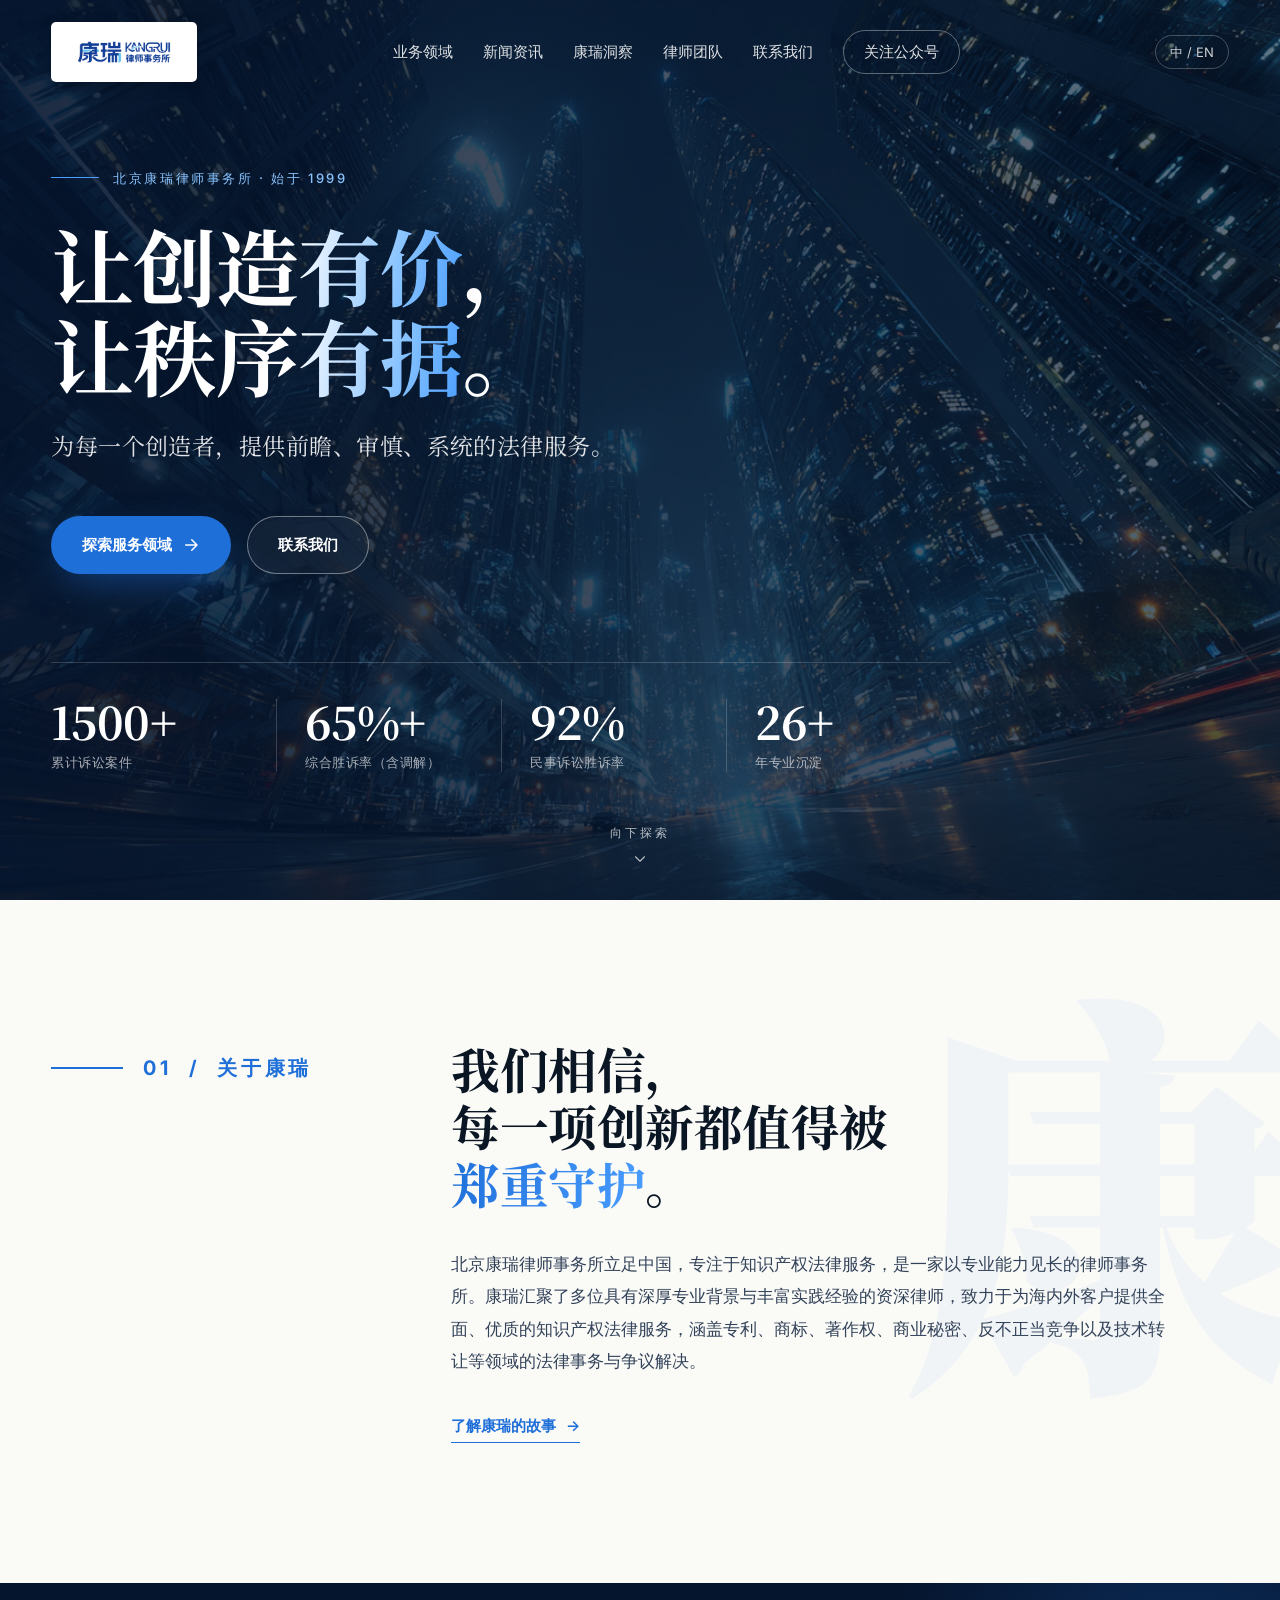
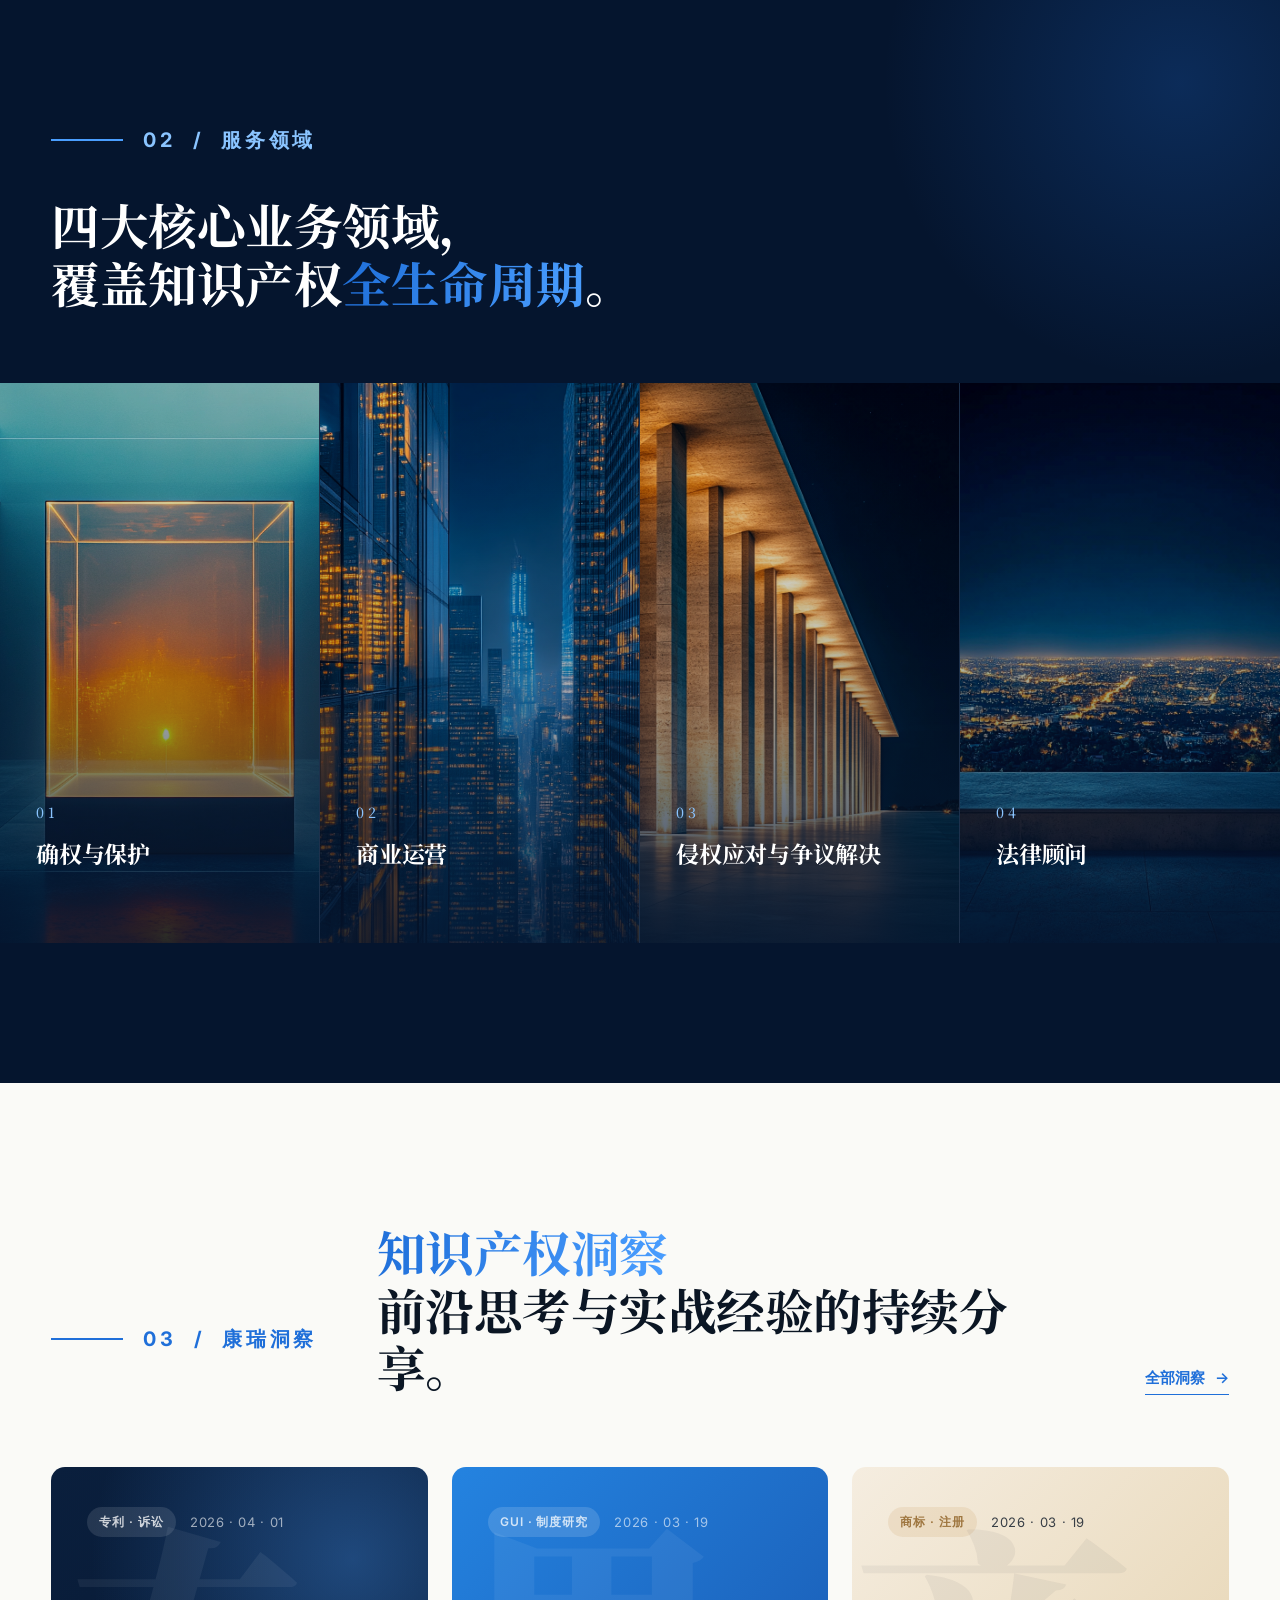
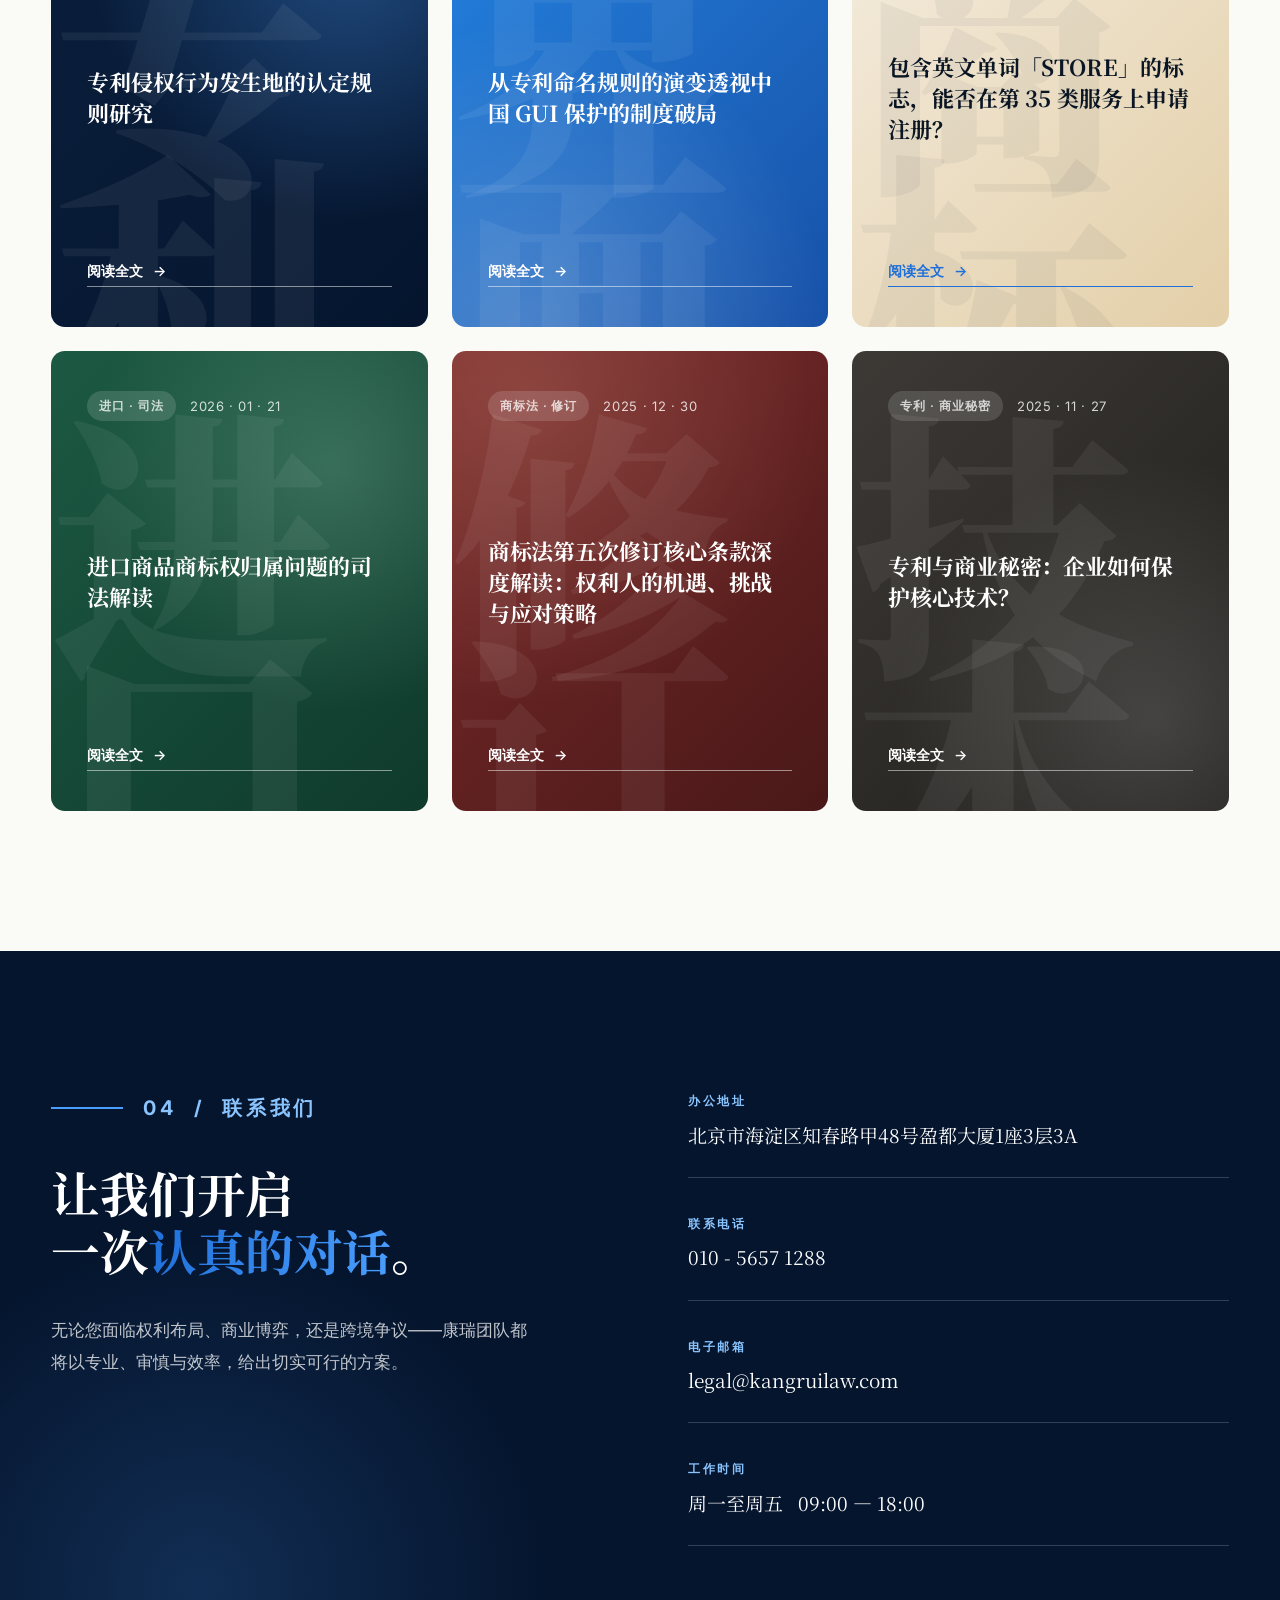
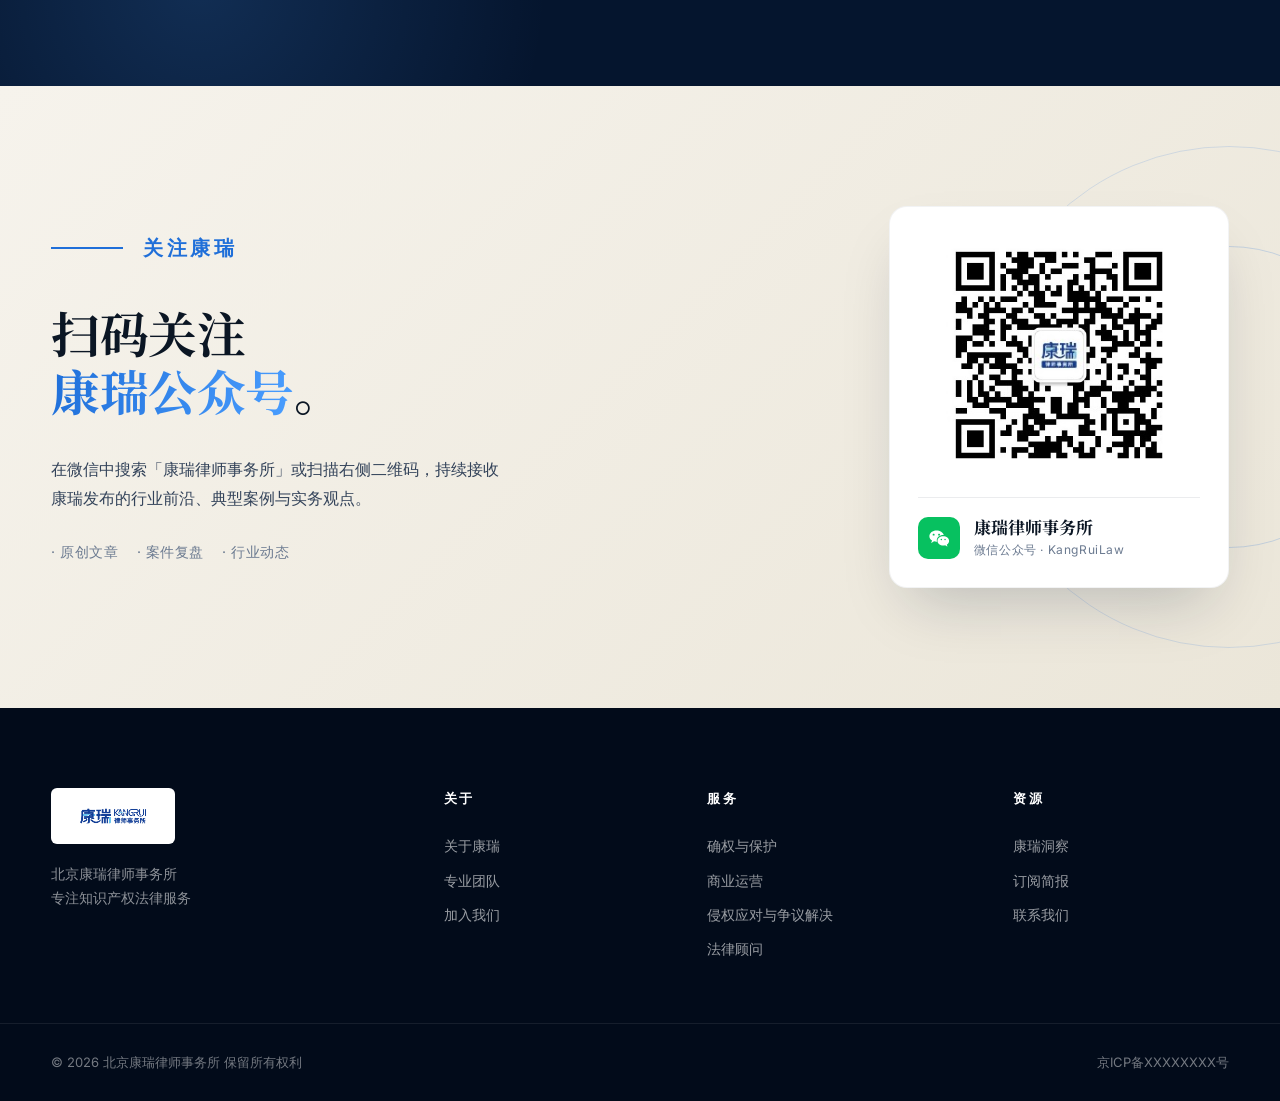
<file: index.html>
<!DOCTYPE html>
<html lang="zh-CN">
<head>
<meta charset="UTF-8" />
<meta name="viewport" content="width=device-width, initial-scale=1.0" />
<title>康瑞律师事务所 | KANGRUI — 铸就知识产权坚实护盾</title>
<meta name="description" content="北京康瑞律师事务所，专注知识产权诉讼与非诉法律服务，为国内外客户提供专利、商标、著作权、商业秘密、反不正当竞争、技术转让等全方位法律服务。" />
<link rel="preconnect" href="https://fonts.googleapis.com" />
<link rel="preconnect" href="https://fonts.gstatic.com" crossorigin />
<link href="https://fonts.googleapis.com/css2?family=Noto+Serif+SC:wght@400;600;700;900&family=Inter:wght@300;400;500;600;700;800&display=swap" rel="stylesheet" />
<link rel="stylesheet" href="styles.css" />
</head>
<body>

<!-- ========== NAV ========== -->
<header class="nav" id="nav">
  <div class="nav__inner">
    <a class="nav__brand" href="#top">
      <img src="assets/images/logo.jpg" alt="康瑞律师事务所 KANGRUI" />
    </a>
    <nav class="nav__links">
      <a href="#services">业务领域</a>
      <a href="#news">新闻资讯</a>
      <a href="#insights">康瑞洞察</a>
      <a href="#team">律师团队</a>
      <a href="#contact">联系我们</a>
      <a href="#subscribe" class="nav__cta">关注公众号</a>
    </nav>
    <button class="nav__lang" aria-label="切换语言">中 / EN</button>
  </div>
</header>

<!-- ========== HERO ========== -->
<section class="hero" id="top">
  <div class="hero__bg" style="background-image:url('assets/images/hero.png');"></div>
  <div class="hero__overlay"></div>
  <div class="hero__content">
    <div class="hero__eyebrow">
      <span class="line"></span>
      <span>北京康瑞律师事务所 · 始于 1999</span>
    </div>
    <h1 class="hero__title">
      让创造<span class="accent">有价</span>，<br/>
      让秩序<span class="accent">有据</span>。
    </h1>
    <p class="hero__sub">
      为每一个创造者，提供前瞻、审慎、系统的法律服务。
    </p>
    <div class="hero__actions">
      <a href="#services" class="btn btn--primary">
        探索服务领域
        <svg width="18" height="18" viewBox="0 0 24 24" fill="none"><path d="M5 12h14M13 5l7 7-7 7" stroke="currentColor" stroke-width="2" stroke-linecap="round" stroke-linejoin="round"/></svg>
      </a>
      <a href="#contact" class="btn btn--ghost">联系我们</a>
    </div>

    <div class="hero__stats">
      <div class="stat"><div class="stat__num" data-suffix="+">1500</div><div class="stat__label">累计诉讼案件</div></div>
      <div class="stat"><div class="stat__num" data-suffix="%+">65</div><div class="stat__label">综合胜诉率（含调解）</div></div>
      <div class="stat"><div class="stat__num" data-suffix="%">92</div><div class="stat__label">民事诉讼胜诉率</div></div>
      <div class="stat"><div class="stat__num" data-suffix="+">26</div><div class="stat__label">年专业沉淀</div></div>
    </div>
  </div>
  <a href="#about" class="hero__scroll" aria-label="向下滚动">
    <span class="hero__scroll-text">向下探索</span>
    <svg viewBox="0 0 24 24" fill="none" width="18" height="18"><path d="M6 9l6 6 6-6" stroke="currentColor" stroke-width="1.5" stroke-linecap="round" stroke-linejoin="round"/></svg>
  </a>
</section>

<!-- ========== ABOUT ========== -->
<section class="about" id="about">
  <div class="container about__grid">
    <div class="about__eyebrow">
      <span class="line"></span>
      <span>01 &nbsp;/&nbsp; 关于康瑞</span>
    </div>
    <div class="about__body">
      <h2 class="section-title">
        我们相信，<br/>
        每一项创新都值得被<br/>
        <em>郑重守护</em>。
      </h2>
      <div class="about__text">
        <p>
          北京康瑞律师事务所立足中国，专注于知识产权法律服务，是一家以专业能力见长的律师事务所。康瑞汇聚了多位具有深厚专业背景与丰富实践经验的资深律师，致力于为海内外客户提供全面、优质的知识产权法律服务，涵盖专利、商标、著作权、商业秘密、反不正当竞争以及技术转让等领域的法律事务与争议解决。
        </p>
      </div>
      <a href="#" class="link-arrow">了解康瑞的故事 <span>→</span></a>
    </div>
  </div>
</section>

<!-- ========== SERVICES ========== -->
<section class="services" id="services">
  <div class="container">
    <div class="services__head">
      <div class="about__eyebrow light">
        <span class="line"></span>
        <span>02 &nbsp;/&nbsp; 服务领域</span>
      </div>
      <h2 class="section-title light">
        四大核心业务领域，<br/>
        覆盖知识产权<em>全生命周期</em>。
      </h2>
    </div>
  </div>
  <div class="services__grid">
      <a class="service" href="#" data-num="01">
        <div class="service__img" style="background-image:url('assets/images/service-1.png');"></div>
        <div class="service__body">
          <div class="service__num">01</div>
          <h3 class="service__title">确权与保护</h3>
          <p class="service__desc">专利申请与布局、商标注册、著作权登记、集成电路布图设计、商业秘密保护等权利确立与防御体系构建。</p>
          <span class="service__more">了解更多 →</span>
        </div>
      </a>

      <a class="service" href="#" data-num="02">
        <div class="service__img" style="background-image:url('assets/images/service-2.png');"></div>
        <div class="service__body">
          <div class="service__num">02</div>
          <h3 class="service__title">商业运营</h3>
          <p class="service__desc">知识产权许可、转让与质押，技术合作与商业化，知识产权尽职调查，助力无形资产实现商业价值最大化。</p>
          <span class="service__more">了解更多 →</span>
        </div>
      </a>

      <a class="service" href="#" data-num="03">
        <div class="service__img" style="background-image:url('assets/images/service-3.png');"></div>
        <div class="service__body">
          <div class="service__num">03</div>
          <h3 class="service__title">侵权应对与争议解决</h3>
          <p class="service__desc">专利、商标、著作权及不正当竞争诉讼，行政查处，海关保护，互联网及电商平台维权，仲裁与跨境争议协调。</p>
          <span class="service__more">了解更多 →</span>
        </div>
      </a>

      <a class="service" href="#" data-num="04">
        <div class="service__img" style="background-image:url('assets/images/service-4.png');"></div>
        <div class="service__body">
          <div class="service__num">04</div>
          <h3 class="service__title">法律顾问</h3>
          <p class="service__desc">为企业提供常年知识产权法律顾问服务，协助建立合规体系、风险预警与战略规划，使知识产权成为企业增长引擎。</p>
          <span class="service__more">了解更多 →</span>
        </div>
      </a>
    </div>
</section>

<!-- ========== INSIGHTS ========== -->
<section class="insights" id="insights">
  <div class="container">
    <div class="insights__head">
      <div class="about__eyebrow">
        <span class="line"></span>
        <span>03 &nbsp;/&nbsp; 康瑞洞察</span>
      </div>
      <div class="insights__head-right">
        <h2 class="section-title">
          <em>知识产权洞察</em><br/>
          前沿思考与实战经验的持续分享。
        </h2>
        <a href="https://www.kangruilaw.com/?list_19/" target="_blank" rel="noopener" class="link-arrow">全部洞察 <span>→</span></a>
      </div>
    </div>

    <div class="insights__grid">
      <a class="post post--navy" href="https://www.kangruilaw.com/?list_19/" target="_blank" rel="noopener">
        <div class="post__inner">
          <div class="post__meta">
            <span class="tag">专利 · 诉讼</span>
            <span>2026 · 04 · 01</span>
          </div>
          <h3 class="post__title">专利侵权行为发生地的认定规则研究</h3>
          <span class="link-arrow small light">阅读全文 <span>→</span></span>
        </div>
        <div class="post__deco">专利</div>
      </a>

      <a class="post post--blue" href="https://www.kangruilaw.com/?list_19/" target="_blank" rel="noopener">
        <div class="post__inner">
          <div class="post__meta">
            <span class="tag light">GUI · 制度研究</span>
            <span>2026 · 03 · 19</span>
          </div>
          <h3 class="post__title">从专利命名规则的演变透视中国 GUI 保护的制度破局</h3>
          <span class="link-arrow small light">阅读全文 <span>→</span></span>
        </div>
        <div class="post__deco">界面</div>
      </a>

      <a class="post post--cream" href="https://www.kangruilaw.com/?list_19/" target="_blank" rel="noopener">
        <div class="post__inner">
          <div class="post__meta">
            <span class="tag amber">商标 · 注册</span>
            <span>2026 · 03 · 19</span>
          </div>
          <h3 class="post__title">包含英文单词「STORE」的标志，能否在第 35 类服务上申请注册？</h3>
          <span class="link-arrow small">阅读全文 <span>→</span></span>
        </div>
        <div class="post__deco dark">商标</div>
      </a>

      <a class="post post--teal" href="https://www.kangruilaw.com/?list_19/" target="_blank" rel="noopener">
        <div class="post__inner">
          <div class="post__meta">
            <span class="tag light">进口 · 司法</span>
            <span>2026 · 01 · 21</span>
          </div>
          <h3 class="post__title">进口商品商标权归属问题的司法解读</h3>
          <span class="link-arrow small light">阅读全文 <span>→</span></span>
        </div>
        <div class="post__deco">进口</div>
      </a>

      <a class="post post--slate" href="https://www.kangruilaw.com/?list_19/" target="_blank" rel="noopener">
        <div class="post__inner">
          <div class="post__meta">
            <span class="tag light">商标法 · 修订</span>
            <span>2025 · 12 · 30</span>
          </div>
          <h3 class="post__title">商标法第五次修订核心条款深度解读：权利人的机遇、挑战与应对策略</h3>
          <span class="link-arrow small light">阅读全文 <span>→</span></span>
        </div>
        <div class="post__deco">修订</div>
      </a>

      <a class="post post--sand" href="https://www.kangruilaw.com/?list_19/" target="_blank" rel="noopener">
        <div class="post__inner">
          <div class="post__meta">
            <span class="tag light">专利 · 商业秘密</span>
            <span>2025 · 11 · 27</span>
          </div>
          <h3 class="post__title">专利与商业秘密：企业如何保护核心技术？</h3>
          <span class="link-arrow small light">阅读全文 <span>→</span></span>
        </div>
        <div class="post__deco">技术</div>
      </a>
    </div>
  </div>
</section>

<!-- ========== CONTACT ========== -->
<section class="contact" id="contact">
  <div class="container contact__grid">
    <div class="contact__left">
      <div class="about__eyebrow light">
        <span class="line"></span>
        <span>04 &nbsp;/&nbsp; 联系我们</span>
      </div>
      <h2 class="section-title light">
        让我们开启<br/>
        一次<em>认真的对话</em>。
      </h2>
      <p class="contact__lede">
        无论您面临权利布局、商业博弈，还是跨境争议——康瑞团队都将以专业、审慎与效率，给出切实可行的方案。
      </p>
    </div>

    <div class="contact__right">
      <div class="contact__item">
        <div class="contact__label">办公地址</div>
        <div class="contact__value">北京市海淀区知春路甲48号盈都大厦1座3层3A</div>
      </div>
      <div class="contact__item">
        <div class="contact__label">联系电话</div>
        <div class="contact__value"><a href="tel:+861056571288">010 - 5657 1288</a></div>
      </div>
      <div class="contact__item">
        <div class="contact__label">电子邮箱</div>
        <div class="contact__value"><a href="mailto:legal@kangruilaw.com">legal@kangruilaw.com</a></div>
      </div>
      <div class="contact__item">
        <div class="contact__label">工作时间</div>
        <div class="contact__value">周一至周五 &nbsp; 09:00 — 18:00</div>
      </div>
    </div>
  </div>
</section>

<!-- ========== WECHAT ========== -->
<section class="subscribe" id="subscribe">
  <div class="container subscribe__inner">
    <div class="subscribe__text">
      <div class="about__eyebrow">
        <span class="line"></span>
        <span>关注康瑞</span>
      </div>
      <h2 class="section-title">
        扫码关注<br/>
        <em>康瑞公众号</em>。
      </h2>
      <p class="subscribe__desc">在微信中搜索「康瑞律师事务所」或扫描右侧二维码，持续接收康瑞发布的行业前沿、典型案例与实务观点。</p>
      <div class="wechat__tags">
        <span>· 原创文章</span>
        <span>· 案件复盘</span>
        <span>· 行业动态</span>
      </div>
    </div>

    <div class="wechat__card">
      <div class="wechat__qr">
        <img src="assets/images/wechat-qr.jpg" alt="康瑞律师事务所微信公众号二维码" onerror="this.style.display='none'; this.nextElementSibling.style.display='flex';" />
        <div class="wechat__qr-fallback">
          <svg width="72" height="72" viewBox="0 0 24 24" fill="none">
            <path d="M3 3h7v7H3zM14 3h7v7h-7zM3 14h7v7H3zM14 14h3v3h-3zM17 17h2v2h-2zM19 14h2v3h-2zM14 19h3v2h-3zM19 19h2v2h-2z" fill="currentColor"/>
          </svg>
          <span>公众号二维码</span>
          <small>请将图片放入 assets/images/wechat-qr.jpg</small>
        </div>
      </div>
      <div class="wechat__info">
        <div class="wechat__icon" aria-hidden="true">
          <svg viewBox="0 0 32 32" width="22" height="22" fill="currentColor">
            <path d="M12.2 5C6.6 5 2 8.7 2 13.3c0 2.6 1.5 4.9 3.9 6.5-.2.6-.9 2.6-1 2.9 0 0-.1.3.1.4.2.1.4 0 .4 0 .3-.1 3-1.9 3.5-2.2 1 .3 2.2.4 3.4.4h.8c-.2-.7-.3-1.3-.3-2 0-4.3 4.1-7.7 9.3-7.7h.8C21.9 7.9 17.5 5 12.2 5zm-4 4.7c.8 0 1.4.6 1.4 1.4s-.6 1.4-1.4 1.4-1.4-.6-1.4-1.4.6-1.4 1.4-1.4zm7.9 0c.8 0 1.4.6 1.4 1.4s-.6 1.4-1.4 1.4-1.4-.6-1.4-1.4.6-1.4 1.4-1.4zM22.1 13.5c-4.5 0-8.3 3-8.3 6.7 0 3.7 3.8 6.7 8.3 6.7.9 0 1.9-.1 2.7-.3.4.2 2.7 1.6 3 1.7 0 0 .2.1.3 0 .1-.1.1-.3.1-.3-.1-.3-.7-1.9-.8-2.4 2-1.3 3.3-3.3 3.3-5.4 0-3.7-3.8-6.7-8.6-6.7zm-2.7 3.7c.6 0 1.1.5 1.1 1.1s-.5 1.1-1.1 1.1-1.1-.5-1.1-1.1.5-1.1 1.1-1.1zm5.4 0c.6 0 1.1.5 1.1 1.1s-.5 1.1-1.1 1.1-1.1-.5-1.1-1.1.5-1.1 1.1-1.1z"/>
          </svg>
        </div>
        <div>
          <div class="wechat__name">康瑞律师事务所</div>
          <div class="wechat__handle">微信公众号 · KangRuiLaw</div>
        </div>
      </div>
    </div>
  </div>
</section>

<!-- ========== FOOTER ========== -->
<footer class="footer">
  <div class="container footer__grid">
    <div class="footer__brand">
      <img src="assets/images/logo.jpg" alt="康瑞" />
      <p>北京康瑞律师事务所<br/>专注知识产权法律服务</p>
    </div>
    <div class="footer__col">
      <h4>关于</h4>
      <a href="#about">关于康瑞</a>
      <a href="#">专业团队</a>
      <a href="#">加入我们</a>
    </div>
    <div class="footer__col">
      <h4>服务</h4>
      <a href="#services">确权与保护</a>
      <a href="#services">商业运营</a>
      <a href="#services">侵权应对与争议解决</a>
      <a href="#services">法律顾问</a>
    </div>
    <div class="footer__col">
      <h4>资源</h4>
      <a href="#insights">康瑞洞察</a>
      <a href="#subscribe">订阅简报</a>
      <a href="#contact">联系我们</a>
    </div>
  </div>
  <div class="footer__bottom container">
    <span>© 2026 北京康瑞律师事务所  保留所有权利</span>
    <span>京ICP备XXXXXXXX号</span>
  </div>
</footer>

<script src="script.js"></script>
</body>
</html>
</file>
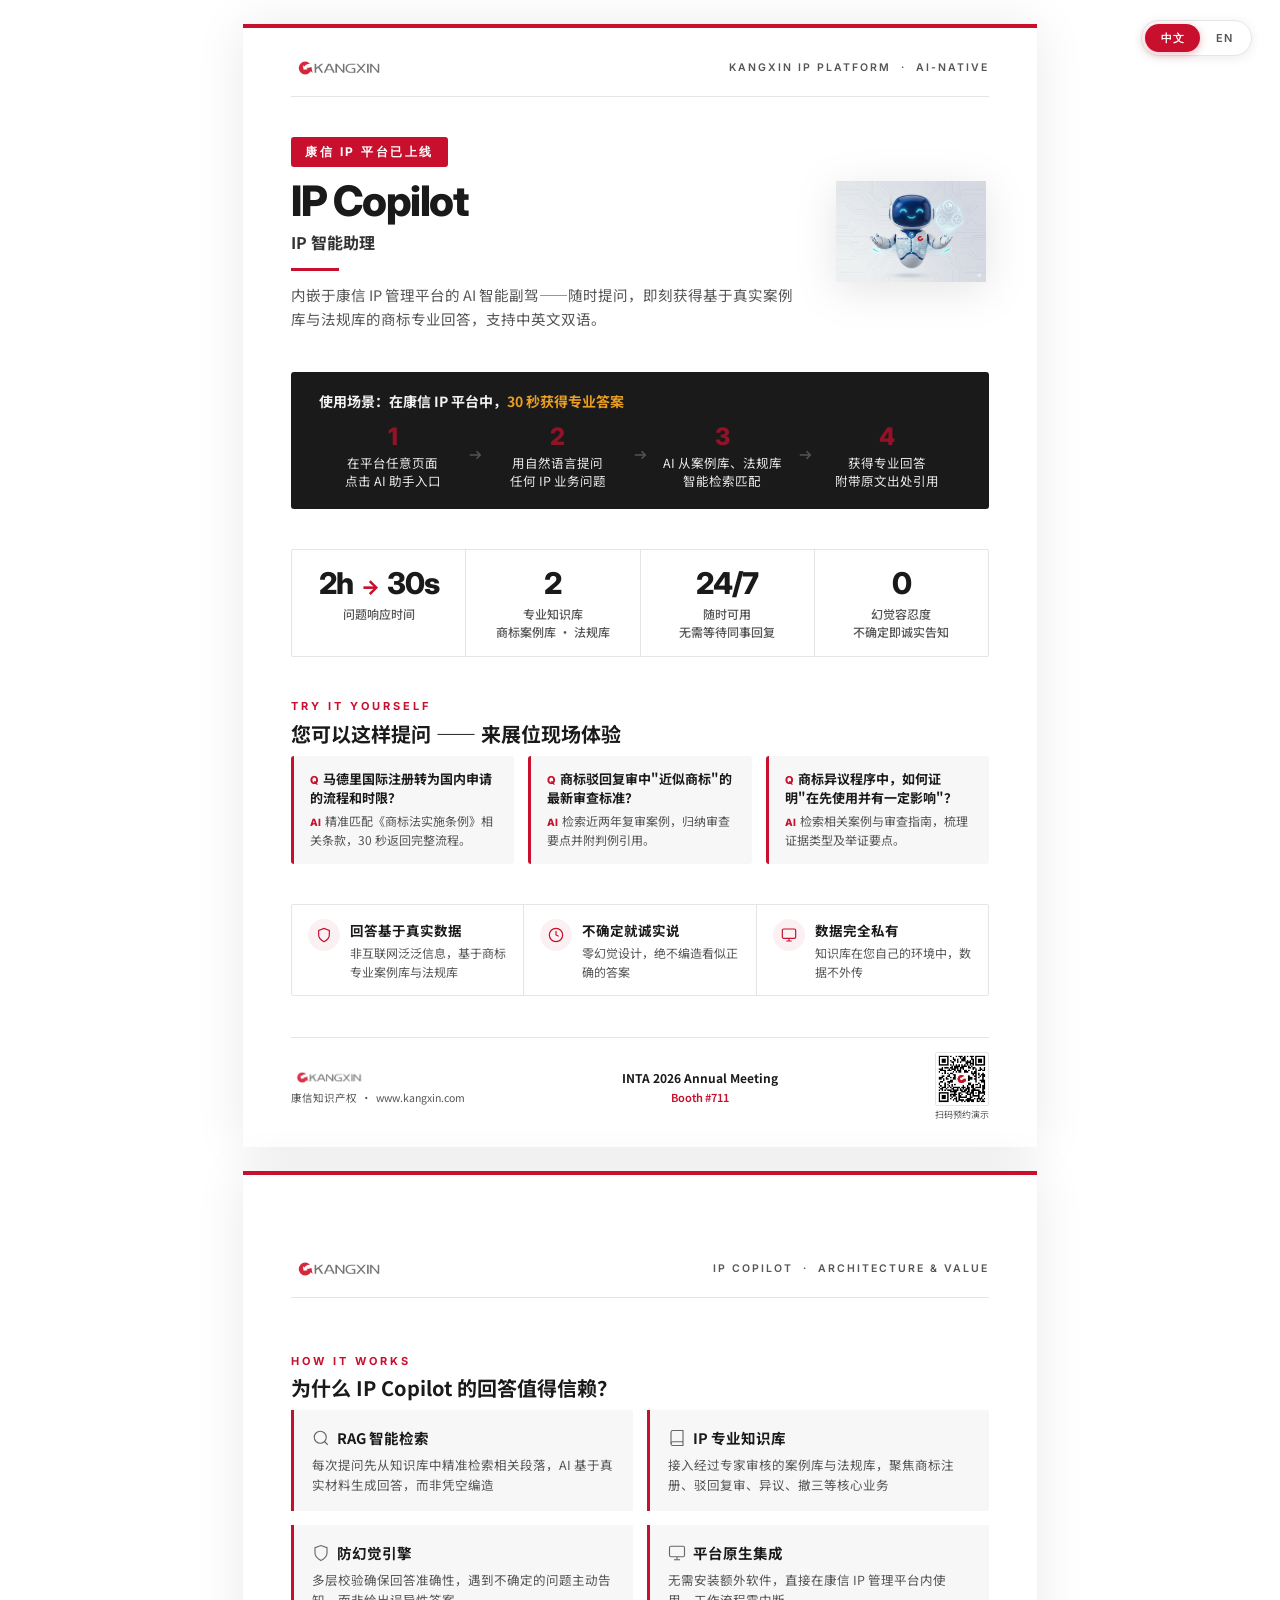
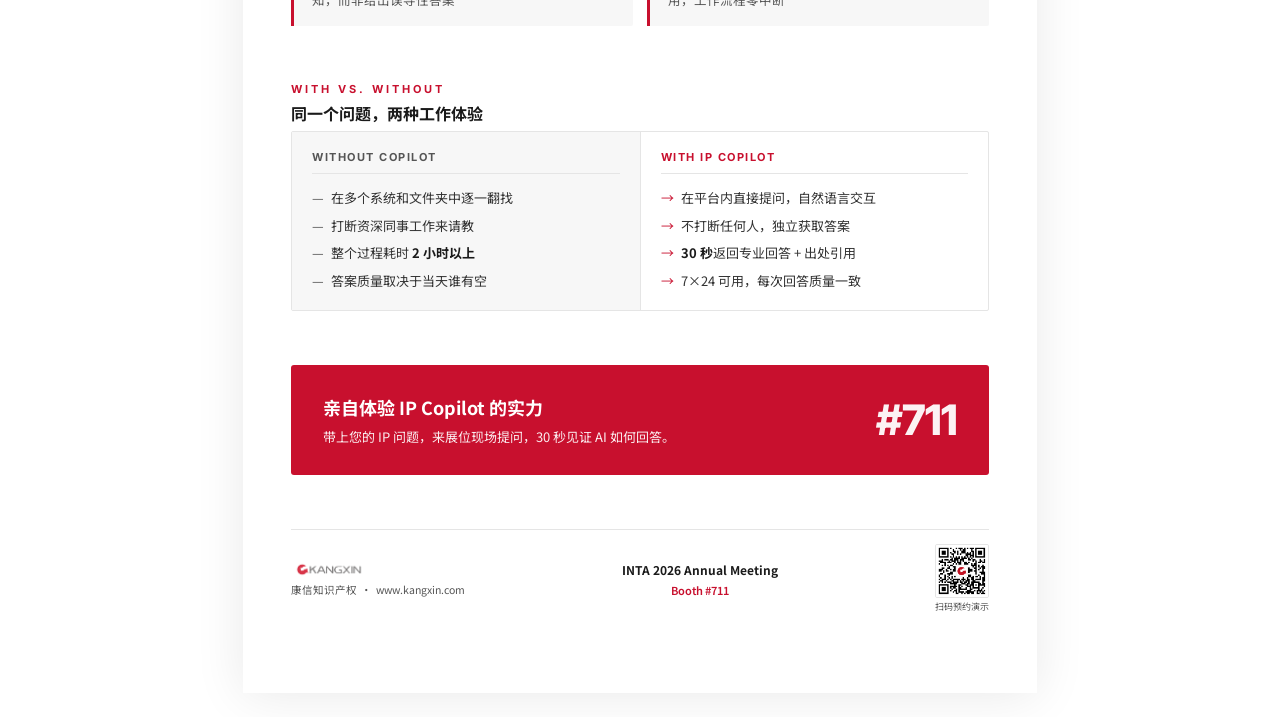
<file: INTABrochure.html>
<!DOCTYPE html>
<html lang="zh-CN">
<head>
<meta charset="UTF-8">
<meta name="viewport" content="width=device-width, initial-scale=1.0">
<title>KANGXIN IP Copilot</title>
<style>
  @import url('https://fonts.googleapis.com/css2?family=Inter:wght@300;400;500;600;700;800&family=Noto+Sans+SC:wght@300;400;500;600;700&display=swap');

  :root {
    --red:    #C8102E;
    --dark:   #1A1A1A;
    --text:   #333333;
    --text2:  #555555;
    --border: #E5E5E5;
    --bg:     #F7F7F7;
    --fn-cn:  'Noto Sans SC','Microsoft YaHei','PingFang SC',sans-serif;
    --fn-en:  'Inter','Segoe UI','Helvetica Neue',Arial,sans-serif;
  }

  @page { size: A4; margin: 0; }
  * { margin: 0; padding: 0; box-sizing: border-box; }

  body {
    font-family: var(--fn-cn);
    color: var(--text);
    background: #fff;
    -webkit-print-color-adjust: exact;
    print-color-adjust: exact;
    font-size: 14px;
    line-height: 1.65;
    -webkit-font-smoothing: antialiased;
  }
  body.lang-en { font-family: var(--fn-en); }

  /* ── BILINGUAL TOGGLE ── */
  .cn { display: inline; } .en { display: none; }
  div.cn, p.cn { display: block; } div.en, p.en { display: none; }
  body.lang-en .cn { display: none !important; }
  body.lang-en .en { display: inline !important; }
  body.lang-en div.en, body.lang-en p.en { display: block !important; }

  .lang-toggle {
    position: fixed; top: 20px; right: 28px; z-index: 1000;
    display: flex; gap: 0; background: #fff;
    border: 1px solid var(--border); border-radius: 20px;
    padding: 3px; box-shadow: 0 2px 12px rgba(0,0,0,0.08);
    cursor: pointer; user-select: none;
  }
  .lang-toggle .lb {
    padding: 5px 16px; font-size: 11px; font-weight: 600;
    border-radius: 16px; font-family: var(--fn-en);
    color: var(--text2); background: transparent;
    transition: all .3s; letter-spacing: 0.5px;
  }
  .lang-toggle .lb.on {
    background: var(--red); color: #fff;
    box-shadow: 0 2px 8px rgba(200,16,46,0.3);
  }

  /* ── PAGE ── */
  .page {
    width: 210mm; height: 297mm;
    position: relative; overflow: hidden;
    page-break-after: always; background: #fff;
  }
  .page:last-child { page-break-after: auto; }

  .page-accent {
    position: absolute; top: 0; left: 0;
    width: 100%; height: 4px; background: var(--red);
  }

  .page-inner {
    position: absolute; top: 4px; left: 0; right: 0; bottom: 0;
    padding: 28px 48px 24px;
    display: flex; flex-direction: column;
    justify-content: space-between;
  }
  .page-inner.p2 {
    justify-content: space-evenly;
  }

  /* ── HEADER ── */
  .header {
    display: flex; justify-content: space-between; align-items: center;
    padding-bottom: 16px; border-bottom: 1px solid var(--border);
  }
  .header img { height: 24px; opacity: 0.9; }
  .header .lbl {
    font-family: var(--fn-en); font-size: 10.5px; font-weight: 600;
    letter-spacing: 2px; text-transform: uppercase; color: var(--text2);
  }

  /* ── HERO ── */
  .hero { display: flex; align-items: center; padding: 0; }
  .hero-text { flex: 1; padding-right: 28px; }
  .hero-tag {
    font-family: var(--fn-en); font-size: 12px; font-weight: 700;
    letter-spacing: 2.5px; text-transform: uppercase;
    color: #fff; background: var(--red);
    padding: 5px 14px; border-radius: 3px;
    display: inline-block; margin-bottom: 12px;
  }
  .hero-text h1 {
    font-family: var(--fn-en); font-size: 42px; font-weight: 800;
    line-height: 1.05; color: var(--dark); letter-spacing: -1.5px; margin-bottom: 6px;
  }
  .hero-text .h1-sub {
    font-size: 16px; font-weight: 700;
    color: var(--text); letter-spacing: 0; margin-bottom: 12px;
  }
  .hdiv { width: 48px; height: 3px; background: var(--red); margin-bottom: 12px; }
  .hero-sub { font-size: 14.5px; color: var(--text2); line-height: 1.7; }
  .hero-img { flex: 0 0 155px; text-align: center; }
  .hero-img img { width: 150px; filter: drop-shadow(0 8px 20px rgba(0,0,0,0.1)); }

  /* ── SCENE BANNER ── */
  .scene-banner {
    background: var(--dark); color: #fff;
    padding: 18px 28px; border-radius: 3px;
  }
  .scene-banner .sc-title {
    font-size: 14px; font-weight: 700; margin-bottom: 12px; opacity: 0.95;
  }
  .scene-banner .sc-title em { font-style: normal; color: #F5A623; }
  .scene-steps { display: flex; align-items: center; }
  .sc-step { flex: 1; text-align: center; padding: 0 8px; }
  .sc-step .num {
    font-family: var(--fn-en); font-size: 24px; font-weight: 800;
    color: var(--red); opacity: 0.7; line-height: 1;
  }
  .sc-step .txt { font-size: 12.5px; opacity: 0.9; line-height: 1.45; margin-top: 5px; }
  .sc-arrow { flex-shrink: 0; opacity: 0.25; }
  .sc-arrow svg { width: 18px; height: 18px; stroke: #fff; fill: none; stroke-width: 2; }

  /* ── METRICS ── */
  .metrics {
    display: flex; border: 1px solid var(--border);
    border-radius: 2px; overflow: hidden;
  }
  .m-item {
    flex: 1; padding: 16px 10px; text-align: center;
    border-right: 1px solid var(--border);
  }
  .m-item:last-child { border-right: none; }
  .m-val {
    font-family: var(--fn-en); font-size: 30px; font-weight: 800;
    color: var(--dark); letter-spacing: -1px; line-height: 1.15;
  }
  .m-val .arr { color: var(--red); font-size: 20px; margin: 0 3px; }
  .m-lbl { font-size: 12px; color: var(--text2); font-weight: 500; margin-top: 5px; line-height: 1.45; }

  /* ── USE CASE CARDS ── */
  .s-label {
    font-family: var(--fn-en); font-size: 11px; font-weight: 700;
    letter-spacing: 3px; text-transform: uppercase;
    color: var(--red); margin-bottom: 5px;
  }
  .s-title {
    font-size: 20px; font-weight: 700; color: var(--dark);
    line-height: 1.25; margin-bottom: 10px;
  }

  .use-grid { display: flex; gap: 14px; }
  .use-card {
    flex: 1; padding: 14px 16px; border-radius: 3px;
    background: var(--bg); border-left: 3px solid var(--red);
  }
  .use-card .uc-q {
    font-size: 13px; font-weight: 700; color: var(--dark);
    margin-bottom: 5px; line-height: 1.45;
  }
  .use-card .uc-q::before {
    content: 'Q '; font-family: var(--fn-en); color: var(--red);
    font-weight: 800; font-size: 11px; margin-right: 2px;
  }
  .use-card .uc-a {
    font-size: 12px; color: var(--text2); line-height: 1.55;
  }
  .use-card .uc-a::before {
    content: 'AI '; font-family: var(--fn-en); color: var(--red);
    font-weight: 800; font-size: 10px; margin-right: 2px;
  }

  /* ── DIFF ROW ── */
  .diff-row {
    display: flex; gap: 0; border: 1px solid var(--border);
    border-radius: 2px; overflow: hidden;
  }
  .diff-item {
    flex: 1; padding: 14px 16px; border-right: 1px solid var(--border);
    display: flex; align-items: flex-start; gap: 10px;
  }
  .diff-item:last-child { border-right: none; }
  .diff-icon {
    flex-shrink: 0; width: 32px; height: 32px;
    background: rgba(200,16,46,0.06); border-radius: 50%;
    display: flex; align-items: center; justify-content: center;
  }
  .diff-icon svg { width: 16px; height: 16px; stroke: var(--red); fill: none; stroke-width: 1.8; }
  .diff-body h4 { font-size: 13.5px; font-weight: 700; color: var(--dark); margin-bottom: 3px; }
  .diff-body p { font-size: 12px; color: var(--text2); line-height: 1.55; }

  /* ── TECH GRID ── */
  .tech-grid { display: grid; grid-template-columns: 1fr 1fr; gap: 14px; }
  .tech-item {
    padding: 16px 18px; border-left: 3px solid var(--red);
    background: var(--bg); border-radius: 0 2px 2px 0;
  }
  .tech-item h4 {
    font-size: 14.5px; font-weight: 700; color: var(--dark);
    margin-bottom: 5px; display: flex; align-items: center; gap: 7px;
  }
  .tech-item h4 svg { width: 18px; height: 18px; opacity: 0.65; }
  .tech-item p { font-size: 12.5px; color: var(--text2); line-height: 1.6; }

  /* ── COMPARISON ── */
  .comparison {
    display: flex; border: 1px solid var(--border);
    border-radius: 2px; overflow: hidden;
  }
  .cmp { flex: 1; padding: 16px 20px; }
  .cmp.before { background: var(--bg); border-right: 1px solid var(--border); }
  .cmp h4 {
    font-family: var(--fn-en); font-size: 11px; font-weight: 700;
    text-transform: uppercase; letter-spacing: 1.5px;
    margin-bottom: 10px; padding-bottom: 7px;
    border-bottom: 1px solid var(--border);
  }
  .cmp.before h4 { color: var(--text2); }
  .cmp.after h4 { color: var(--red); }
  .cmp ul { list-style: none; }
  .cmp li {
    font-size: 13px; padding: 4px 0;
    display: flex; gap: 7px; line-height: 1.5; color: var(--text);
  }
  .cmp li .ic { flex-shrink: 0; }
  .cmp.before .ic { color: var(--text2); }
  .cmp.after .ic { color: var(--red); }
  .cmp li strong { color: var(--dark); font-weight: 700; }

  /* ── CTA BAR ── */
  .cta-bar {
    background: var(--red); color: #fff;
    padding: 20px 32px; border-radius: 3px;
    display: flex; align-items: center; justify-content: space-between;
  }
  .cta-bar .cta-text h3 { font-size: 18px; font-weight: 700; margin-bottom: 4px; }
  .cta-bar .cta-text p { font-size: 13px; opacity: 0.92; }
  .cta-bar .cta-booth {
    font-family: var(--fn-en); font-size: 42px; font-weight: 800;
    letter-spacing: -1px; opacity: 0.95;
  }

  /* ── FOOTER ── */
  .footer {
    display: flex; align-items: center; justify-content: space-between;
    padding-top: 14px; border-top: 1px solid var(--border);
  }
  .footer .f-logo { height: 19px; opacity: 0.85; margin-bottom: 3px; display: block; }
  .footer .f-info { font-size: 10.5px; color: var(--text2); line-height: 1.55; }
  .footer .f-center { text-align: center; }
  .footer .f-event { font-size: 12px; font-weight: 700; color: var(--dark); }
  .footer .f-booth { font-size: 11px; color: var(--red); font-weight: 600; margin-top: 1px; }
  .footer .qr img {
    width: 54px; height: 54px;
    border: 1px solid var(--border); border-radius: 2px; display: block;
  }
  .footer .qr-lbl { font-size: 9px; color: var(--text2); margin-top: 2px; text-align: center; }

  /* ── PRINT ── */
  @media print {
    .lang-toggle { display: none !important; }
    .page { box-shadow: none; }
  }
  @media screen {
    .page { margin: 24px auto; box-shadow: 0 2px 48px rgba(0,0,0,0.09); }
  }
</style>
</head>
<body>

<!-- Language Toggle -->
<div class="lang-toggle" onclick="toggleLang()">
  <div class="lb on" id="btn-cn">中文</div>
  <div class="lb" id="btn-en">EN</div>
</div>

<!-- ================================================================ PAGE 1 -->
<div class="page">
  <div class="page-accent"></div>
  <div class="page-inner">

    <!-- Header -->
    <div class="header">
      <img src="kx_logo.png" alt="KANGXIN">
      <div class="lbl">Kangxin IP Platform &nbsp;&middot;&nbsp; AI-Native</div>
    </div>

    <!-- Hero -->
    <div class="hero">
      <div class="hero-text">
        <div class="hero-tag">
          <span class="cn">康信 IP 平台已上线</span>
          <span class="en">Now Available on Kangxin IP Platform</span>
        </div>
        <h1>IP Copilot</h1>
        <div class="h1-sub">
          <span class="cn">IP 智能助理</span>
          <span class="en">Your AI-Powered IP Knowledge Partner</span>
        </div>
        <div class="hdiv"></div>
        <div class="hero-sub">
          <span class="cn">内嵌于康信 IP 管理平台的 AI 智能副驾——随时提问，即刻获得基于真实案例库与法规库的商标专业回答，支持中英文双语。</span>
          <span class="en">An AI copilot embedded natively in Kangxin's IP management platform — ask any trademark question in Chinese or English, get a professional answer grounded in real case law &amp; regulations.</span>
        </div>
      </div>
      <div class="hero-img">
        <img src="kx_robot.png" alt="IP Copilot">
      </div>
    </div>

    <!-- Scene: 4-step flow -->
    <div class="scene-banner">
      <div class="sc-title">
        <span class="cn">使用场景：在康信 IP 平台中，<em>30 秒获得专业答案</em></span>
        <span class="en">How it works: <em>Professional answers in 30 seconds</em></span>
      </div>
      <div class="scene-steps">
        <div class="sc-step">
          <div class="num">1</div>
          <div class="txt">
            <span class="cn">在平台任意页面<br>点击 AI 助手入口</span>
            <span class="en">Click the AI assistant<br>on any platform page</span>
          </div>
        </div>
        <div class="sc-arrow"><svg viewBox="0 0 24 24"><line x1="5" y1="12" x2="19" y2="12"/><polyline points="14 7 19 12 14 17"/></svg></div>
        <div class="sc-step">
          <div class="num">2</div>
          <div class="txt">
            <span class="cn">用自然语言提问<br>任何 IP 业务问题</span>
            <span class="en">Ask any IP question<br>in natural language</span>
          </div>
        </div>
        <div class="sc-arrow"><svg viewBox="0 0 24 24"><line x1="5" y1="12" x2="19" y2="12"/><polyline points="14 7 19 12 14 17"/></svg></div>
        <div class="sc-step">
          <div class="num">3</div>
          <div class="txt">
            <span class="cn">AI 从案例库、法规库<br>智能检索匹配</span>
            <span class="en">AI retrieves from<br>case law &amp; regulations</span>
          </div>
        </div>
        <div class="sc-arrow"><svg viewBox="0 0 24 24"><line x1="5" y1="12" x2="19" y2="12"/><polyline points="14 7 19 12 14 17"/></svg></div>
        <div class="sc-step">
          <div class="num">4</div>
          <div class="txt">
            <span class="cn">获得专业回答<br>附带原文出处引用</span>
            <span class="en">Get a cited answer<br>with source references</span>
          </div>
        </div>
      </div>
    </div>

    <!-- Metrics -->
    <div class="metrics">
      <div class="m-item">
        <div class="m-val">2h <span class="arr">&rarr;</span> 30s</div>
        <div class="m-lbl">
          <span class="cn">问题响应时间</span>
          <span class="en">Response Time</span>
        </div>
      </div>
      <div class="m-item">
        <div class="m-val">2</div>
        <div class="m-lbl">
          <span class="cn">专业知识库<br>商标案例库 &middot; 法规库</span>
          <span class="en">Knowledge Bases<br>TM Case Law &middot; Regulations</span>
        </div>
      </div>
      <div class="m-item">
        <div class="m-val">24/7</div>
        <div class="m-lbl">
          <span class="cn">随时可用<br>无需等待同事回复</span>
          <span class="en">Always Available<br>No Waiting on Colleagues</span>
        </div>
      </div>
      <div class="m-item">
        <div class="m-val">0</div>
        <div class="m-lbl">
          <span class="cn">幻觉容忍度<br>不确定即诚实告知</span>
          <span class="en">Hallucination Tolerance<br>Honest When Uncertain</span>
        </div>
      </div>
    </div>

    <!-- Try It -->
    <div>
      <div class="s-label">Try It Yourself</div>
      <div class="s-title">
        <span class="cn">您可以这样提问 —— 来展位现场体验</span>
        <span class="en">Questions you can ask — see results live at our booth</span>
      </div>
      <div class="use-grid">
        <div class="use-card">
          <div class="uc-q">
            <span class="cn">马德里国际注册转为国内申请的流程和时限？</span>
            <span class="en">Procedure &amp; timeline for converting a Madrid registration to a national application?</span>
          </div>
          <div class="uc-a">
            <span class="cn">精准匹配《商标法实施条例》相关条款，30 秒返回完整流程。</span>
            <span class="en">Pinpoints relevant regulation clauses, returns the full process in 30 seconds.</span>
          </div>
        </div>
        <div class="use-card">
          <div class="uc-q">
            <span class="cn">商标驳回复审中"近似商标"的最新审查标准？</span>
            <span class="en">Latest examination standards for "similar trademarks" in rejection reviews?</span>
          </div>
          <div class="uc-a">
            <span class="cn">检索近两年复审案例，归纳审查要点并附判例引用。</span>
            <span class="en">Searches recent review cases, summarizes criteria with case citations.</span>
          </div>
        </div>
        <div class="use-card">
          <div class="uc-q">
            <span class="cn">商标异议程序中，如何证明"在先使用并有一定影响"？</span>
            <span class="en">How to prove "prior use with certain influence" in trademark opposition?</span>
          </div>
          <div class="uc-a">
            <span class="cn">检索相关案例与审查指南，梳理证据类型及举证要点。</span>
            <span class="en">Retrieves relevant cases &amp; guidelines, outlines evidence types &amp; key points.</span>
          </div>
        </div>
      </div>
    </div>

    <!-- Differentiators -->
    <div class="diff-row">
      <div class="diff-item">
        <div class="diff-icon">
          <svg viewBox="0 0 24 24"><path d="M12 22s8-4 8-10V5l-8-3-8 3v7c0 6 8 10 8 10z"/></svg>
        </div>
        <div class="diff-body">
          <h4><span class="cn">回答基于真实数据</span><span class="en">Grounded in Real Data</span></h4>
          <p><span class="cn">非互联网泛泛信息，基于商标专业案例库与法规库</span><span class="en">Not generic internet info — from verified trademark case law &amp; regulations</span></p>
        </div>
      </div>
      <div class="diff-item">
        <div class="diff-icon">
          <svg viewBox="0 0 24 24"><circle cx="12" cy="12" r="10"/><polyline points="12 6 12 12 16 14"/></svg>
        </div>
        <div class="diff-body">
          <h4><span class="cn">不确定就诚实说</span><span class="en">Honest When Unsure</span></h4>
          <p><span class="cn">零幻觉设计，绝不编造看似正确的答案</span><span class="en">Zero hallucination design — never fabricates answers</span></p>
        </div>
      </div>
      <div class="diff-item">
        <div class="diff-icon">
          <svg viewBox="0 0 24 24"><rect x="2" y="3" width="20" height="14" rx="2"/><line x1="8" y1="21" x2="16" y2="21"/><line x1="12" y1="17" x2="12" y2="21"/></svg>
        </div>
        <div class="diff-body">
          <h4><span class="cn">数据完全私有</span><span class="en">Fully Private</span></h4>
          <p><span class="cn">知识库在您自己的环境中，数据不外传</span><span class="en">Knowledge stays in your environment — no data leaves</span></p>
        </div>
      </div>
    </div>

    <!-- Footer -->
    <div class="footer">
      <div>
        <img class="f-logo" src="kx_logo.png" alt="KANGXIN">
        <div class="f-info">
          <span class="cn">康信知识产权</span>
          <span class="en">Kangxin Partners, P.C.</span>
          &nbsp;&middot;&nbsp; www.kangxin.com
        </div>
      </div>
      <div class="f-center">
        <div class="f-event">INTA 2026 Annual Meeting</div>
        <div class="f-booth">Booth #711</div>
      </div>
      <div>
        <div class="qr"><img src="kx_qr.png" alt="QR"></div>
        <div class="qr-lbl">
          <span class="cn">扫码预约演示</span>
          <span class="en">Book a Demo</span>
        </div>
      </div>
    </div>

  </div>
</div>


<!-- ================================================================ PAGE 2 -->
<div class="page">
  <div class="page-accent"></div>
  <div class="page-inner p2">

    <!-- Header -->
    <div class="header">
      <img src="kx_logo.png" alt="KANGXIN">
      <div class="lbl">IP Copilot &nbsp;&middot;&nbsp; Architecture &amp; Value</div>
    </div>

    <!-- Tech Architecture -->
    <div>
      <div class="s-label">How It Works</div>
      <div class="s-title">
        <span class="cn">为什么 IP Copilot 的回答值得信赖？</span>
        <span class="en">Why You Can Trust IP Copilot's Answers</span>
      </div>
      <div class="tech-grid">
        <div class="tech-item">
          <h4>
            <svg viewBox="0 0 24 24" fill="none" stroke="currentColor" stroke-width="1.5"><circle cx="11" cy="11" r="8"/><line x1="21" y1="21" x2="16.65" y2="16.65"/></svg>
            <span class="cn">RAG 智能检索</span>
            <span class="en">RAG-Powered Retrieval</span>
          </h4>
          <p>
            <span class="cn">每次提问先从知识库中精准检索相关段落，AI 基于真实材料生成回答，而非凭空编造</span>
            <span class="en">Every query first retrieves relevant passages from the knowledge base — AI generates answers from real sources, never from thin air</span>
          </p>
        </div>
        <div class="tech-item">
          <h4>
            <svg viewBox="0 0 24 24" fill="none" stroke="currentColor" stroke-width="1.5"><path d="M4 19.5A2.5 2.5 0 016.5 17H20"/><path d="M6.5 2H20v20H6.5A2.5 2.5 0 014 19.5v-15A2.5 2.5 0 016.5 2z"/></svg>
            <span class="cn">IP 专业知识库</span>
            <span class="en">IP-Specific Knowledge Base</span>
          </h4>
          <p>
            <span class="cn">接入经过专家审核的案例库与法规库，聚焦商标注册、驳回复审、异议、撤三等核心业务</span>
            <span class="en">Expert-curated case law and regulatory databases focused on trademark registration, reviews, oppositions &amp; cancellations</span>
          </p>
        </div>
        <div class="tech-item">
          <h4>
            <svg viewBox="0 0 24 24" fill="none" stroke="currentColor" stroke-width="1.5"><path d="M12 22s8-4 8-10V5l-8-3-8 3v7c0 6 8 10 8 10z"/></svg>
            <span class="cn">防幻觉引擎</span>
            <span class="en">Anti-Hallucination Engine</span>
          </h4>
          <p>
            <span class="cn">多层校验确保回答准确性，遇到不确定的问题主动告知，而非给出误导性答案</span>
            <span class="en">Multi-layer verification ensures accuracy — proactively flags uncertainty instead of producing misleading responses</span>
          </p>
        </div>
        <div class="tech-item">
          <h4>
            <svg viewBox="0 0 24 24" fill="none" stroke="currentColor" stroke-width="1.5"><rect x="2" y="3" width="20" height="14" rx="2"/><line x1="8" y1="21" x2="16" y2="21"/><line x1="12" y1="17" x2="12" y2="21"/></svg>
            <span class="cn">平台原生集成</span>
            <span class="en">Platform-Native Integration</span>
          </h4>
          <p>
            <span class="cn">无需安装额外软件，直接在康信 IP 管理平台内使用，工作流程零中断</span>
            <span class="en">No extra software — use it directly inside Kangxin's IP management platform, zero workflow disruption</span>
          </p>
        </div>
      </div>
    </div>

    <!-- Comparison -->
    <div>
      <div class="s-label">With vs. Without</div>
      <div class="s-title" style="font-size:16px; margin-bottom:8px;">
        <span class="cn">同一个问题，两种工作体验</span>
        <span class="en">Same Question, Two Work Experiences</span>
      </div>
      <div class="comparison">
        <div class="cmp before">
          <h4>Without Copilot</h4>
          <ul>
            <li><span class="ic">&mdash;</span><span><span class="cn">在多个系统和文件夹中逐一翻找</span><span class="en">Search across multiple systems and folders</span></span></li>
            <li><span class="ic">&mdash;</span><span><span class="cn">打断资深同事工作来请教</span><span class="en">Interrupt senior colleagues for guidance</span></span></li>
            <li><span class="ic">&mdash;</span><span><span class="cn">整个过程耗时 <strong>2 小时以上</strong></span><span class="en">Entire process takes <strong>2+ hours</strong></span></span></li>
            <li><span class="ic">&mdash;</span><span><span class="cn">答案质量取决于当天谁有空</span><span class="en">Answer quality depends on who's available</span></span></li>
          </ul>
        </div>
        <div class="cmp after">
          <h4>With IP Copilot</h4>
          <ul>
            <li><span class="ic">&rarr;</span><span><span class="cn">在平台内直接提问，自然语言交互</span><span class="en">Ask directly in the platform, natural language</span></span></li>
            <li><span class="ic">&rarr;</span><span><span class="cn">不打断任何人，独立获取答案</span><span class="en">Self-serve knowledge, no interruptions</span></span></li>
            <li><span class="ic">&rarr;</span><span><span class="cn"><strong>30 秒</strong>返回专业回答 + 出处引用</span><span class="en">Professional answer in <strong>30 seconds</strong> with citations</span></span></li>
            <li><span class="ic">&rarr;</span><span><span class="cn">7&times;24 可用，每次回答质量一致</span><span class="en">24/7 availability, consistent quality every time</span></span></li>
          </ul>
        </div>
      </div>
    </div>

    <!-- CTA -->
    <div class="cta-bar">
      <div class="cta-text">
        <h3>
          <span class="cn">亲自体验 IP Copilot 的实力</span>
          <span class="en">Experience IP Copilot in Person</span>
        </h3>
        <p>
          <span class="cn">带上您的 IP 问题，来展位现场提问，30 秒见证 AI 如何回答。</span>
          <span class="en">Bring your toughest IP question — watch AI answer it in 30 seconds.</span>
        </p>
      </div>
      <div class="cta-booth">#711</div>
    </div>

    <!-- Footer -->
    <div class="footer">
      <div>
        <img class="f-logo" src="kx_logo.png" alt="KANGXIN">
        <div class="f-info">
          <span class="cn">康信知识产权</span>
          <span class="en">Kangxin Partners, P.C.</span>
          &nbsp;&middot;&nbsp; www.kangxin.com
        </div>
      </div>
      <div class="f-center">
        <div class="f-event">INTA 2026 Annual Meeting</div>
        <div class="f-booth">Booth #711</div>
      </div>
      <div>
        <div class="qr"><img src="kx_qr.png" alt="QR"></div>
        <div class="qr-lbl">
          <span class="cn">扫码预约演示</span>
          <span class="en">Book a Demo</span>
        </div>
      </div>
    </div>

  </div>
</div>

<script>
  // Auto-detect language from URL hash
  if (window.location.hash === '#en') {
    document.body.classList.add('lang-en');
    document.getElementById('btn-cn').classList.remove('on');
    document.getElementById('btn-en').classList.add('on');
    document.documentElement.lang = 'en';
  }

  function toggleLang() {
    var b = document.body;
    var cn = document.getElementById('btn-cn');
    var en = document.getElementById('btn-en');
    if (b.classList.contains('lang-en')) {
      b.classList.remove('lang-en');
      cn.classList.add('on'); en.classList.remove('on');
      document.documentElement.lang = 'zh-CN';
    } else {
      b.classList.add('lang-en');
      en.classList.add('on'); cn.classList.remove('on');
      document.documentElement.lang = 'en';
    }
  }
</script>

</body>
</html>
</file>
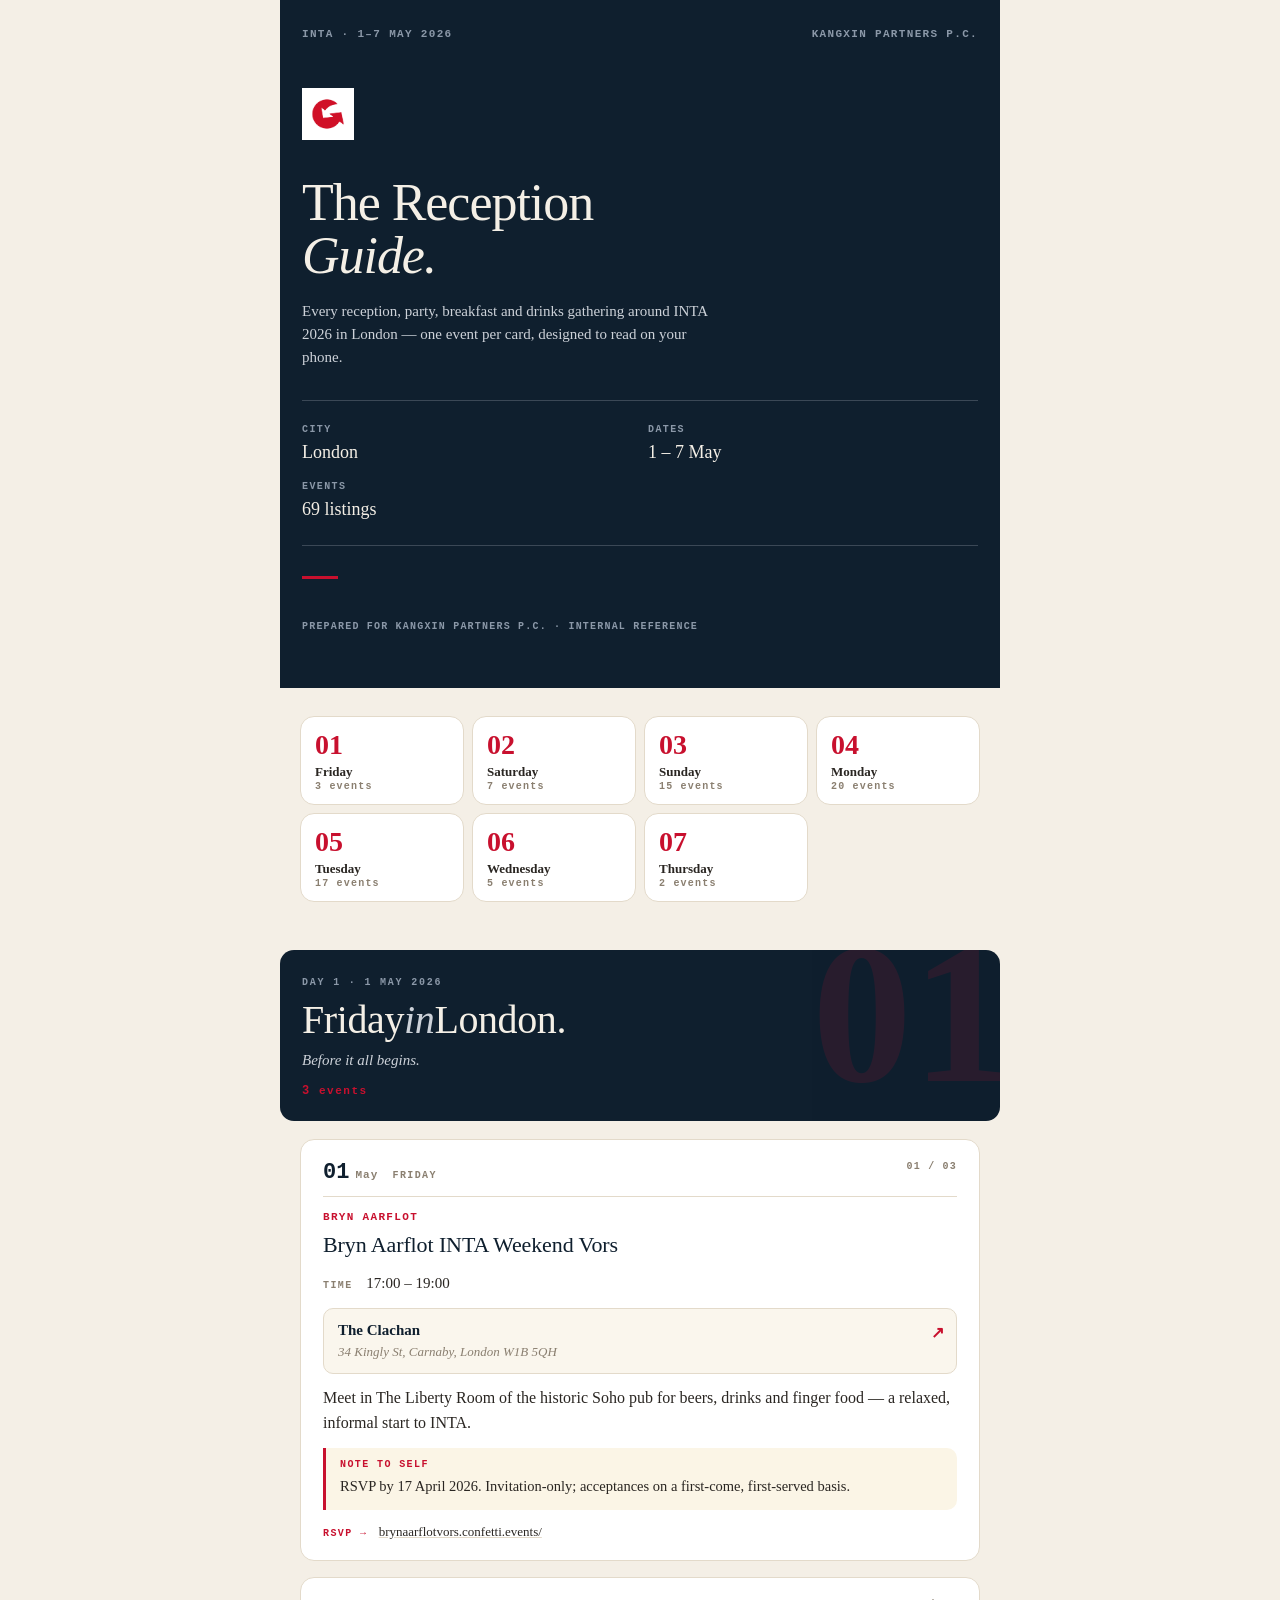
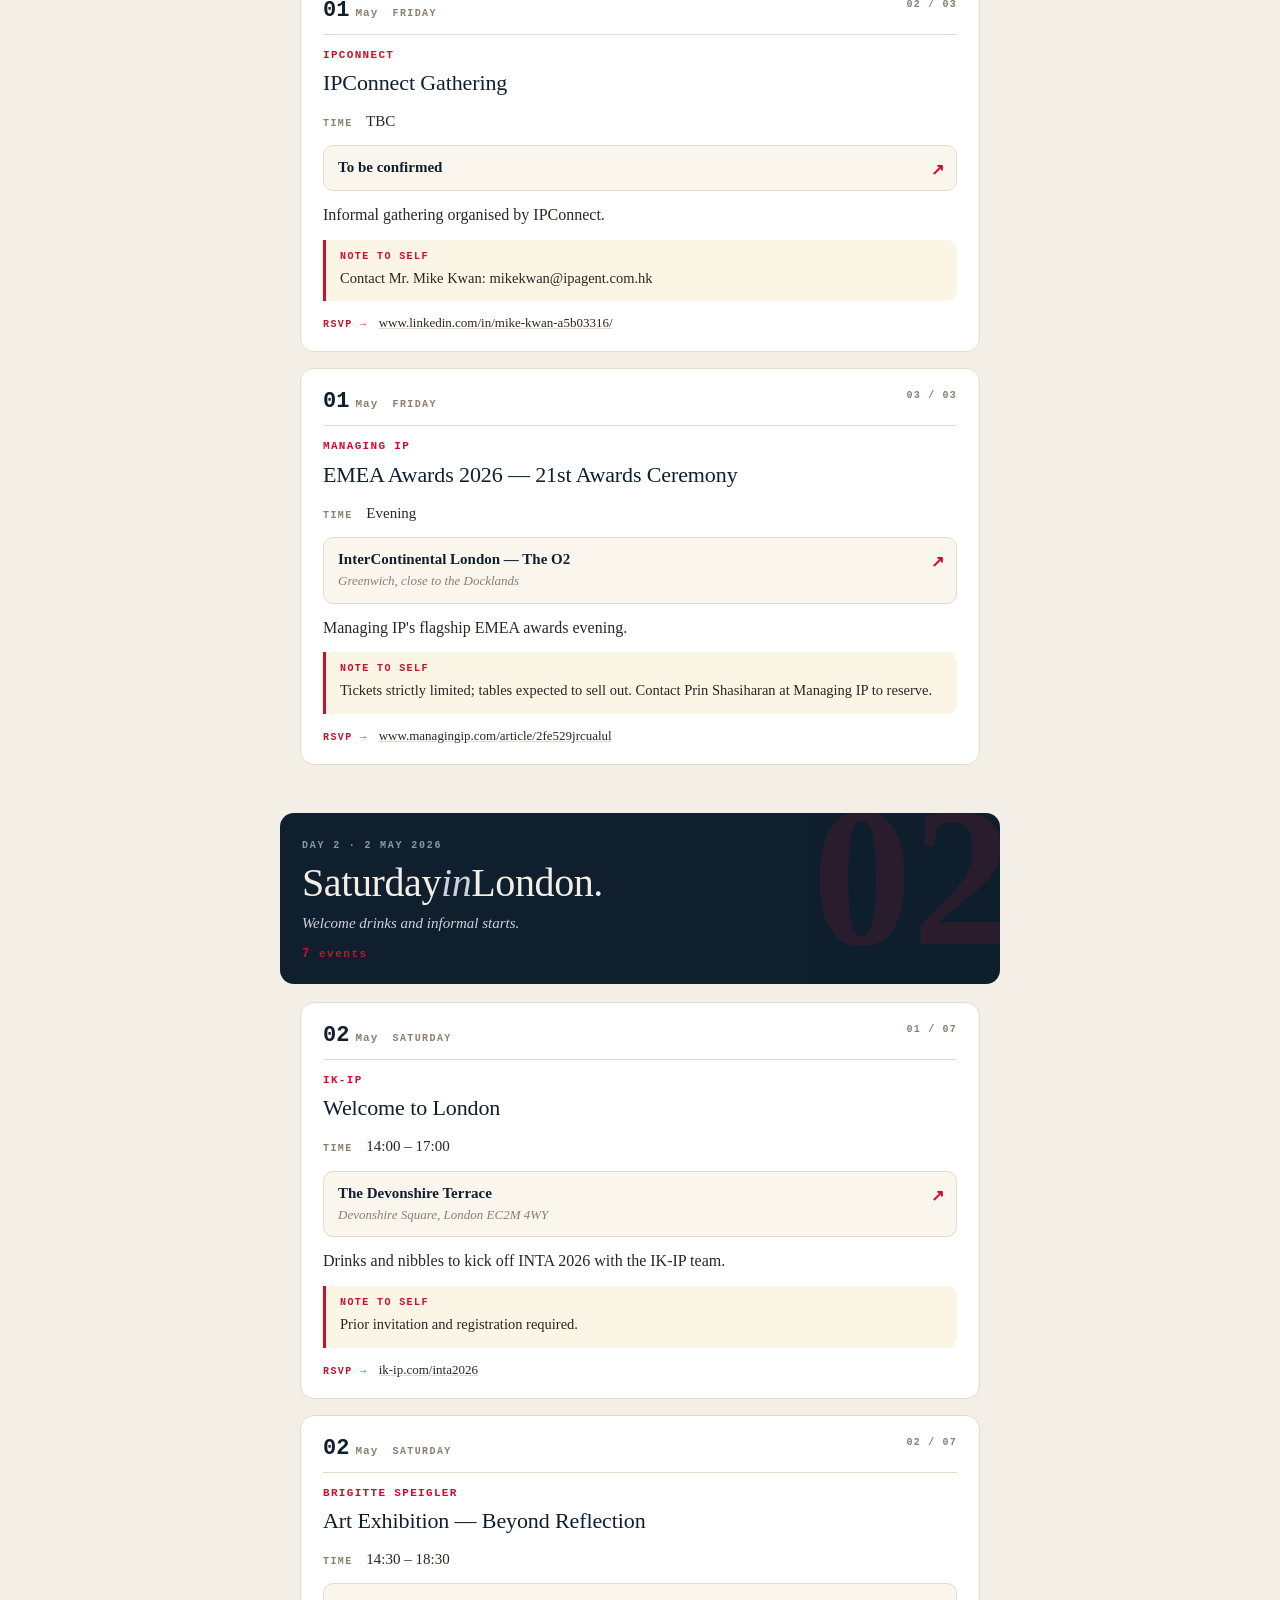
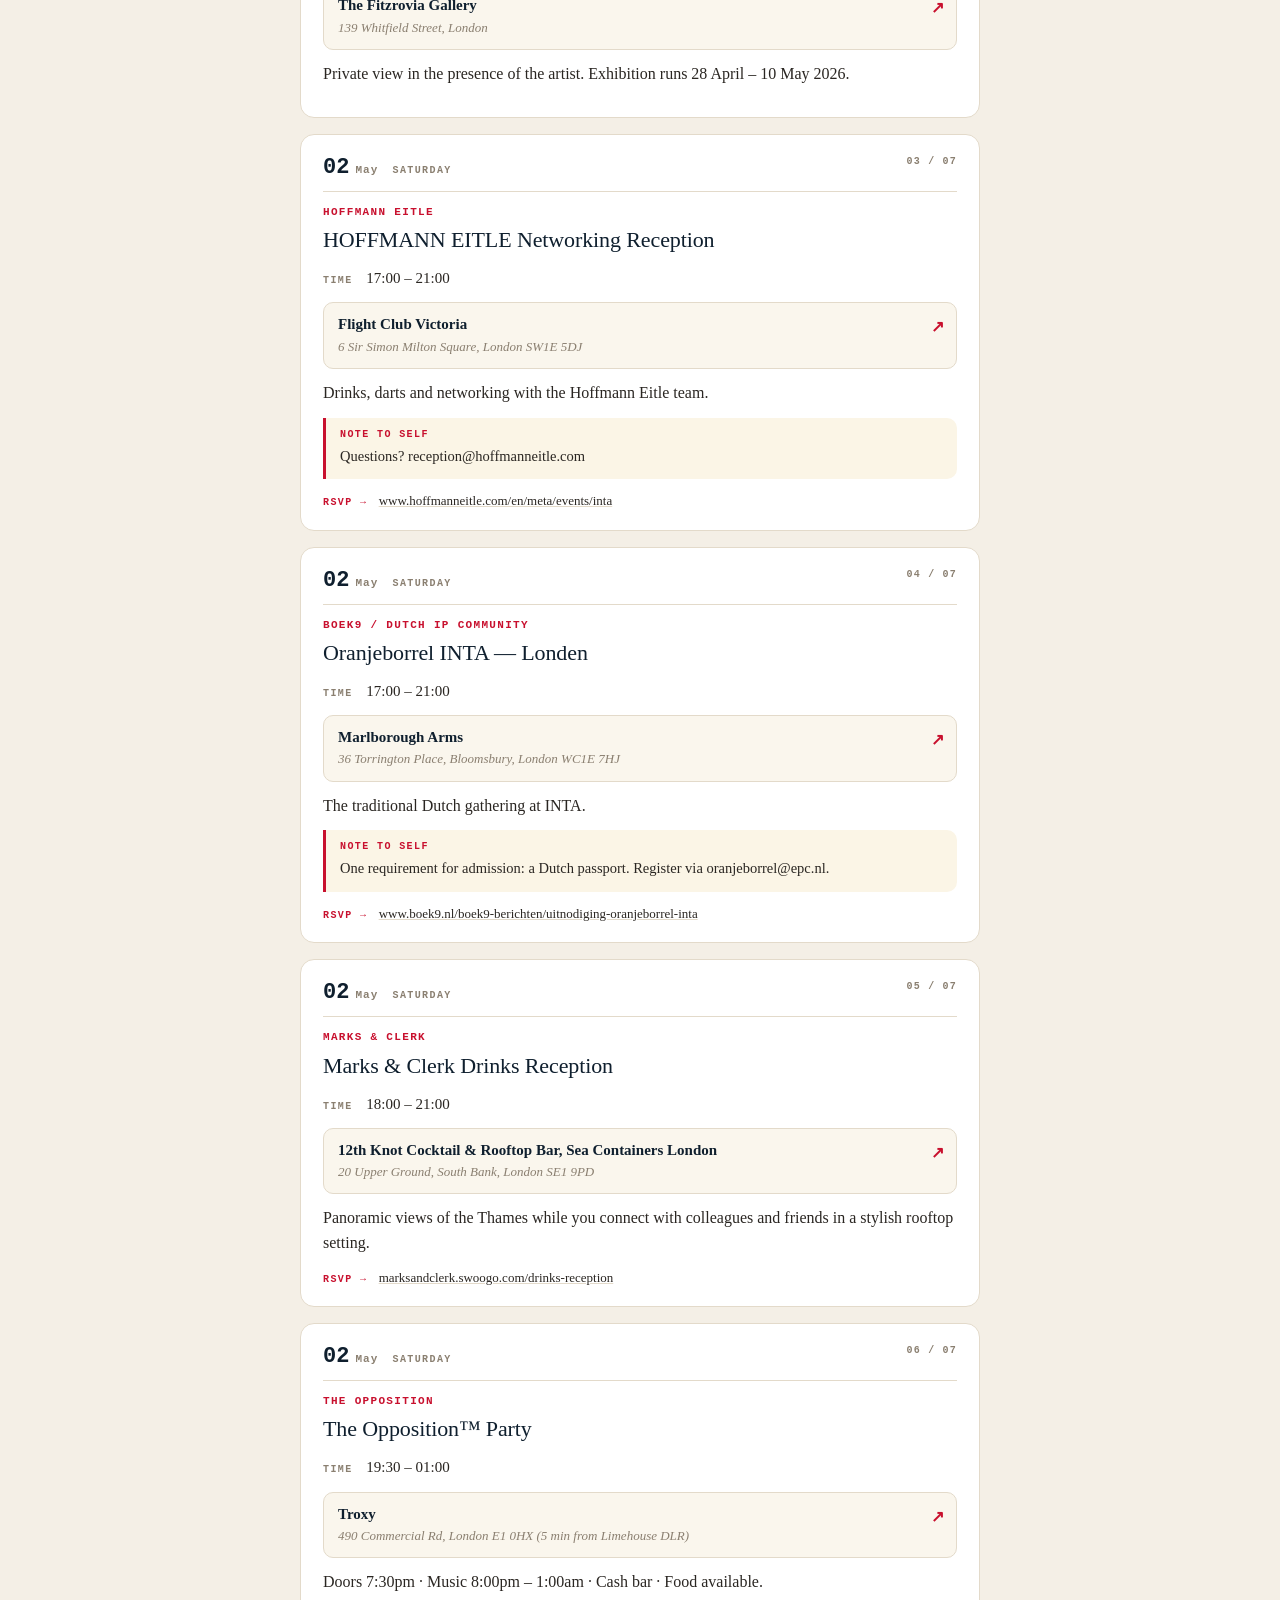
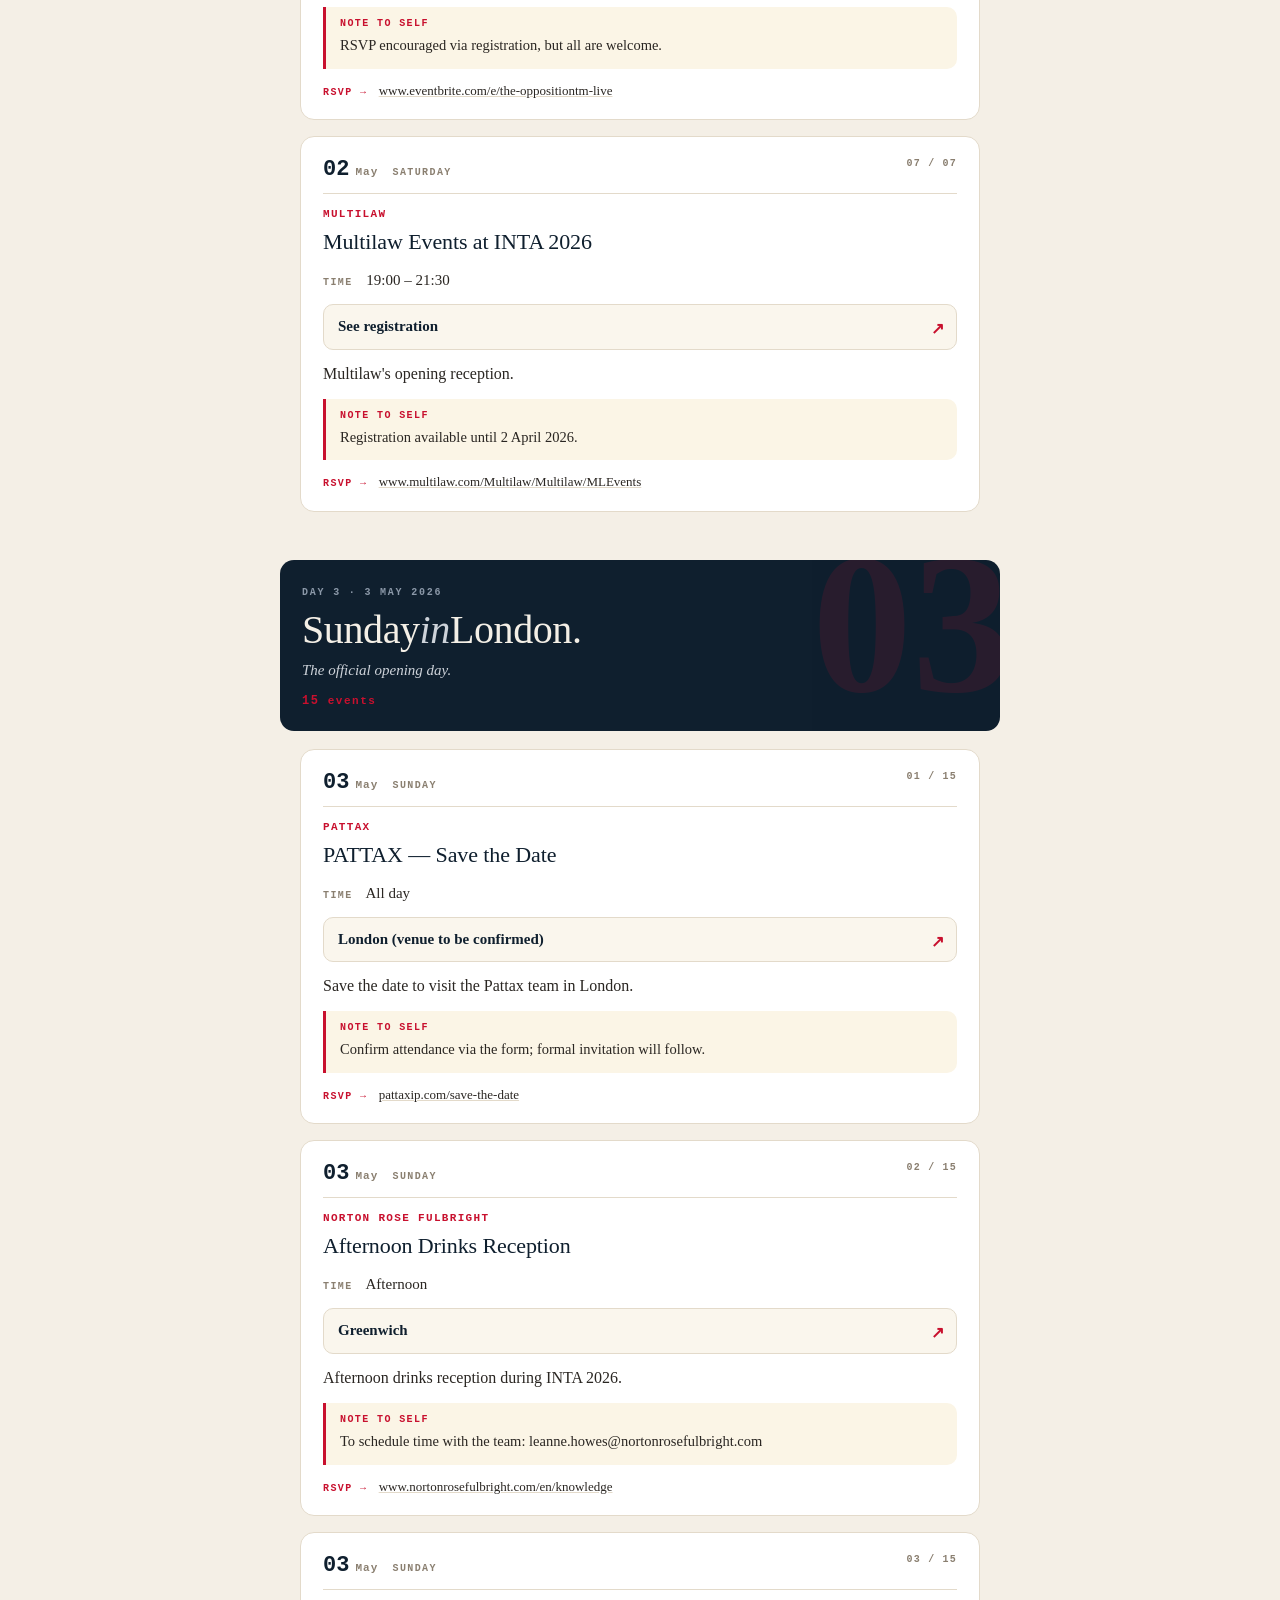
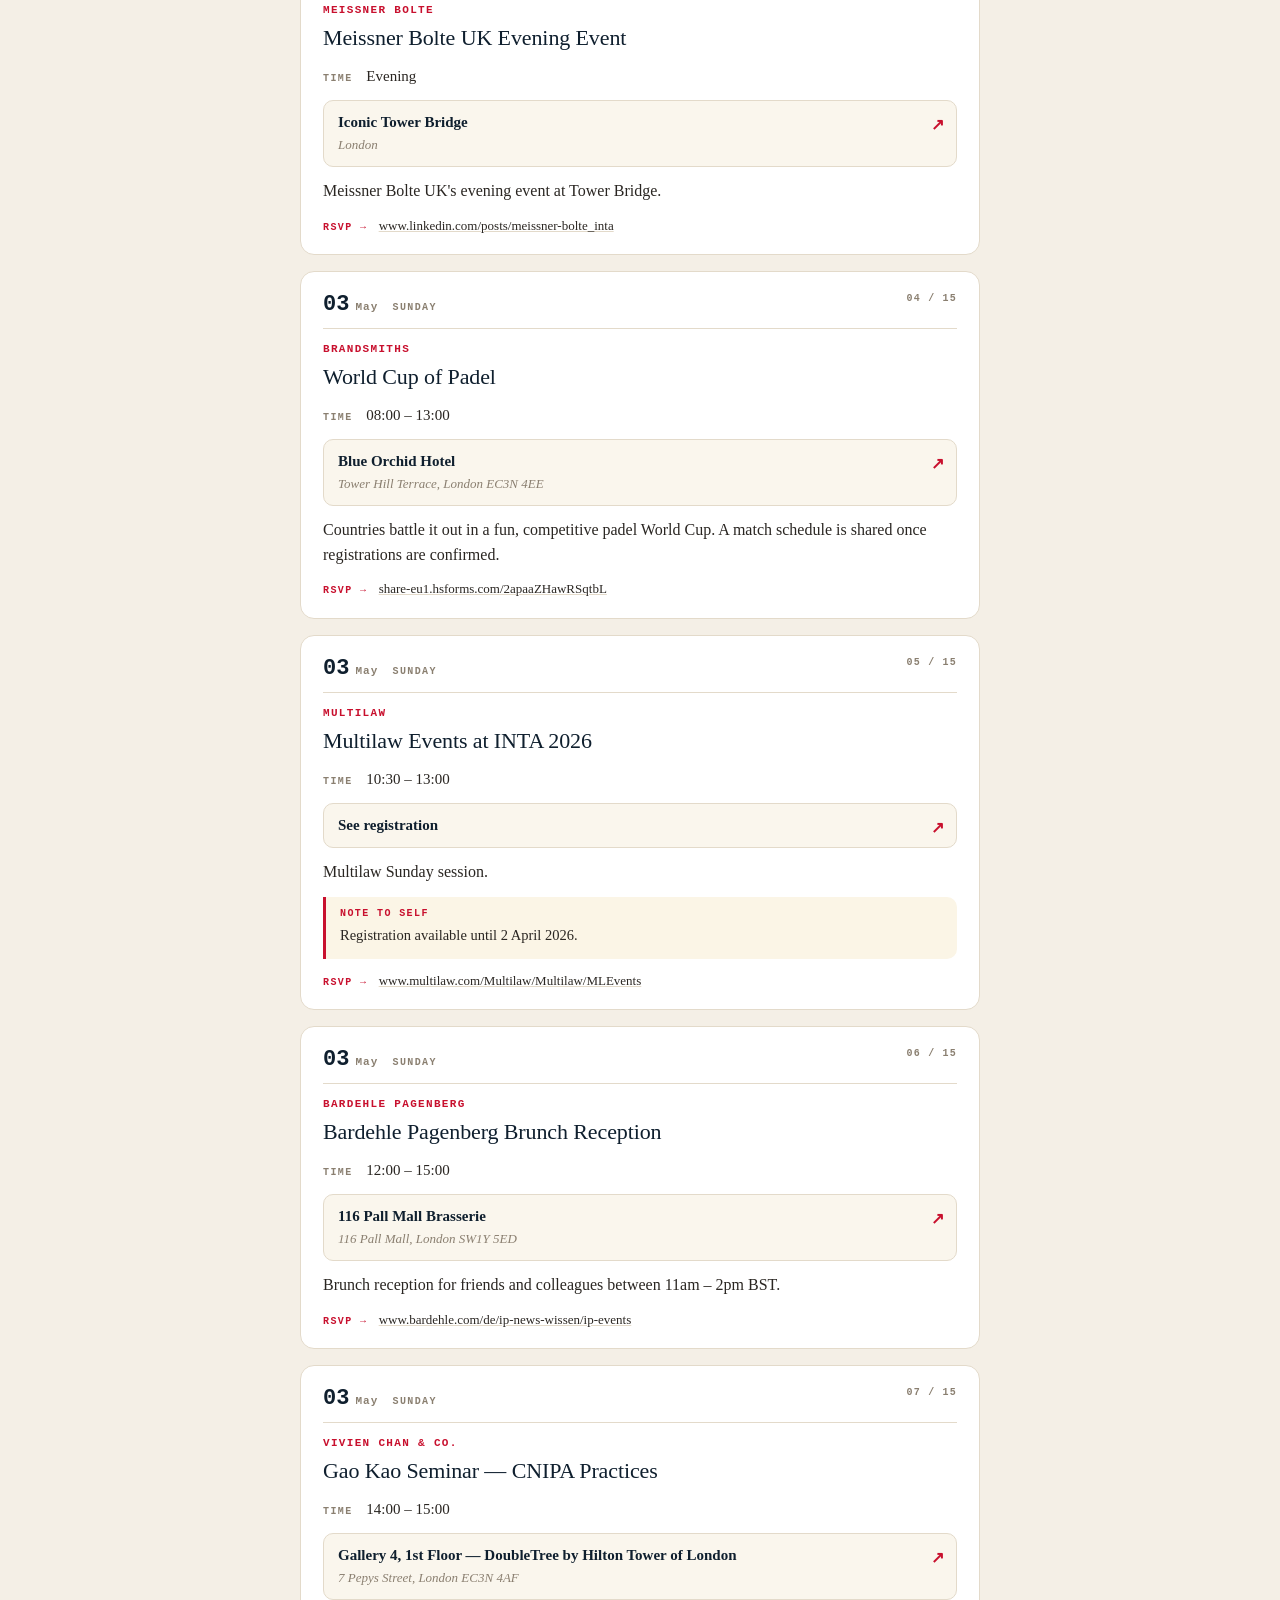
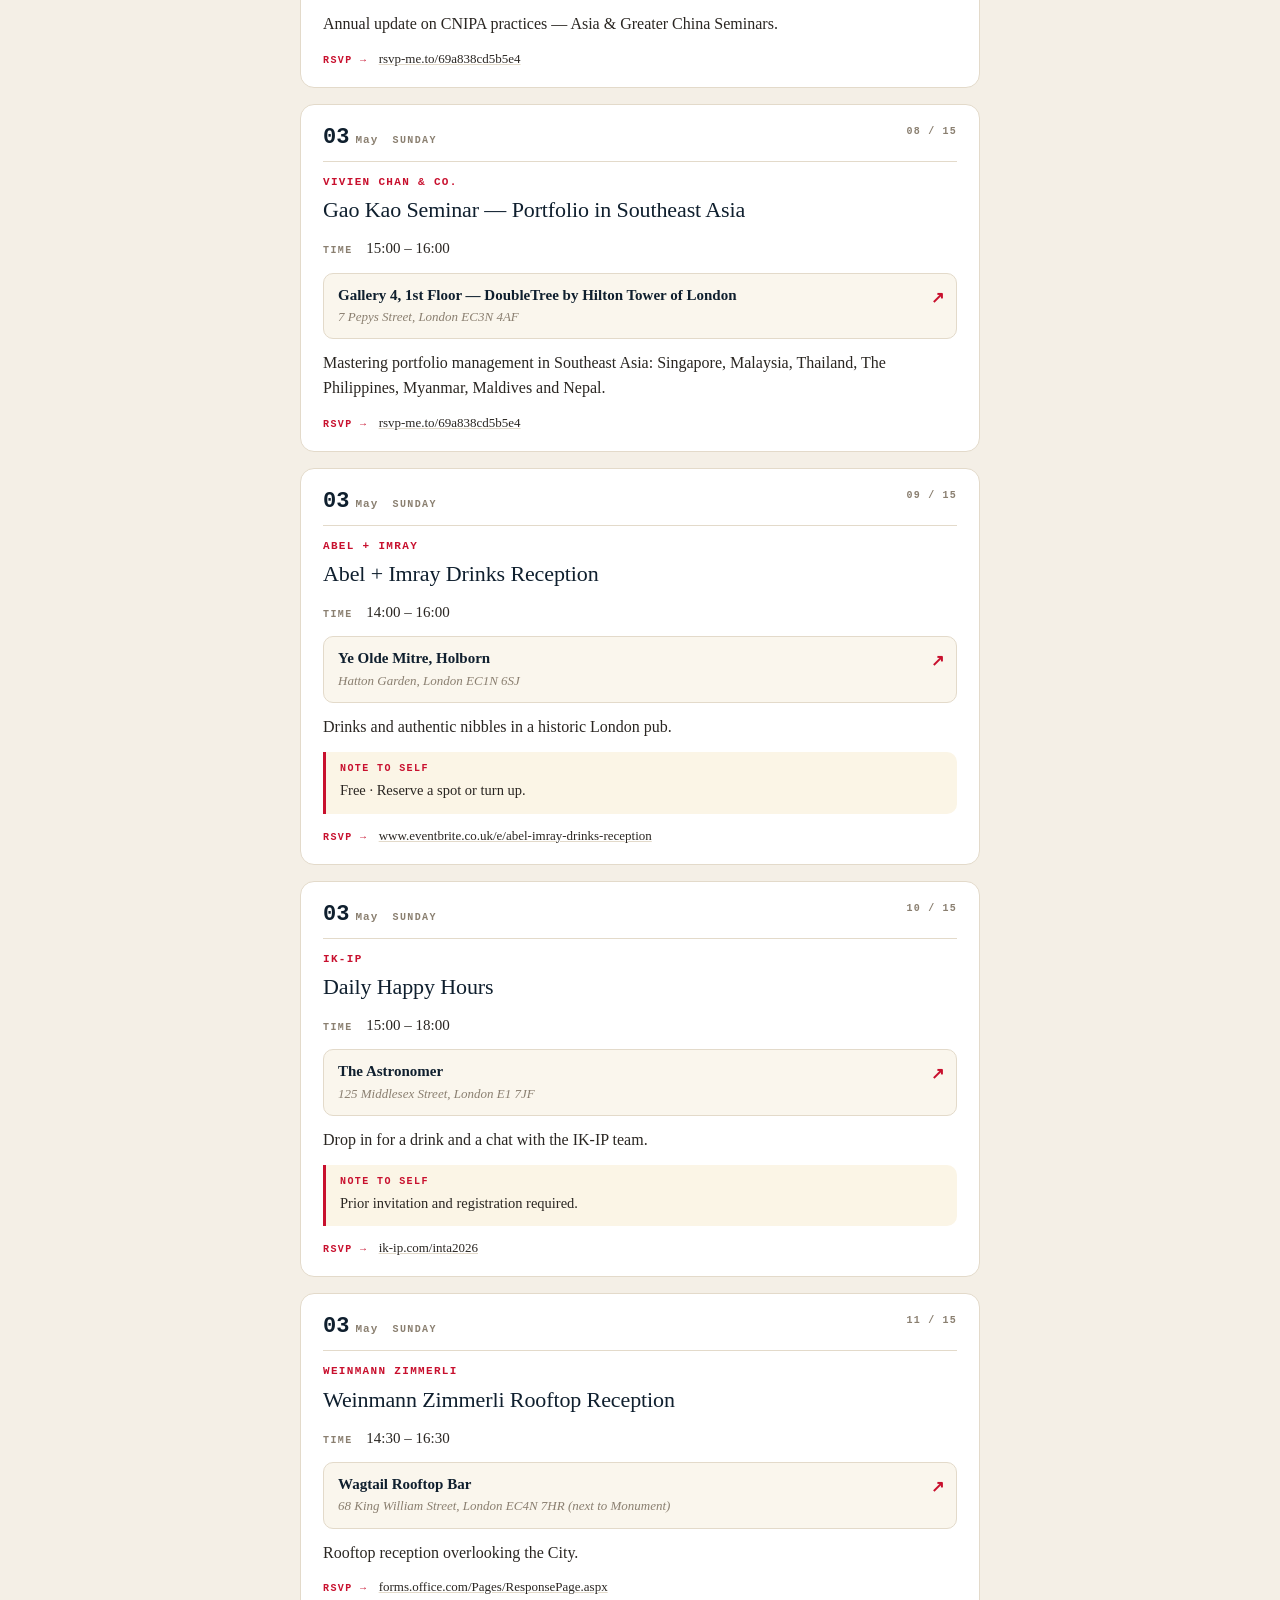
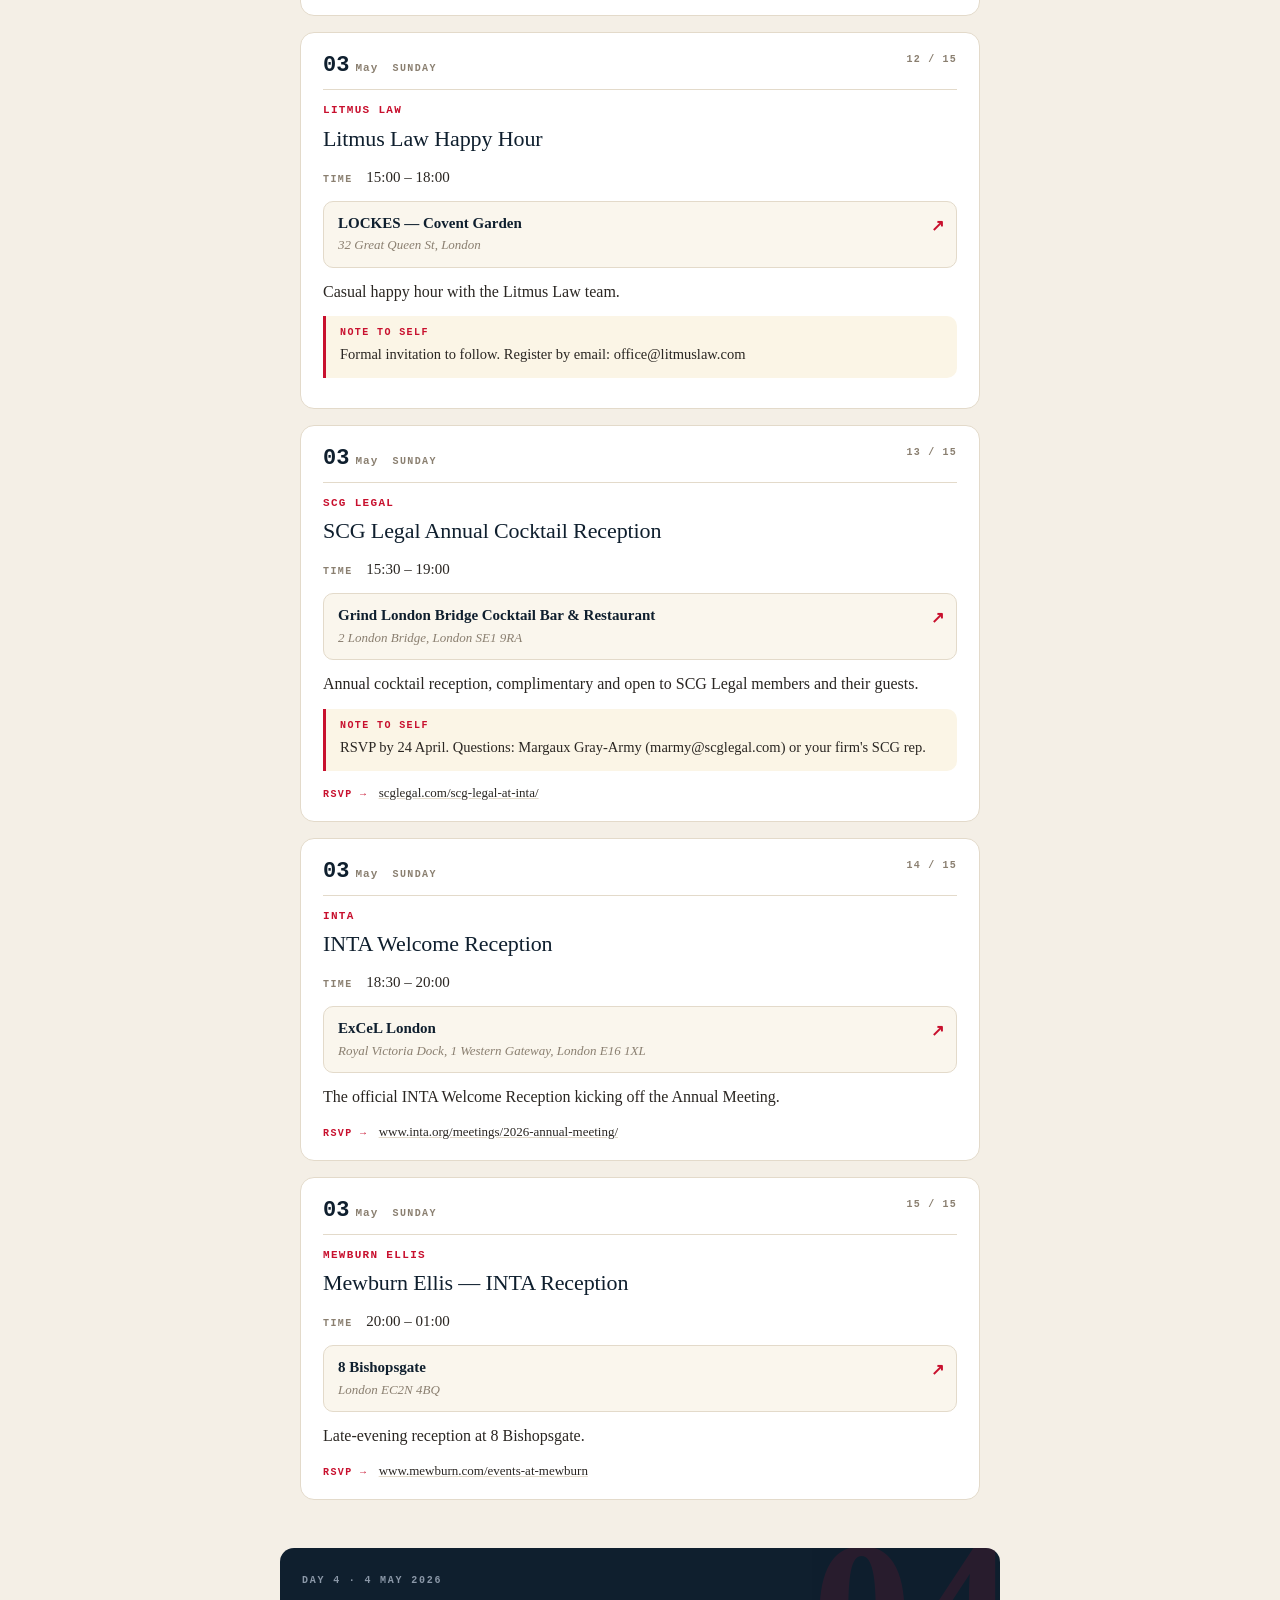
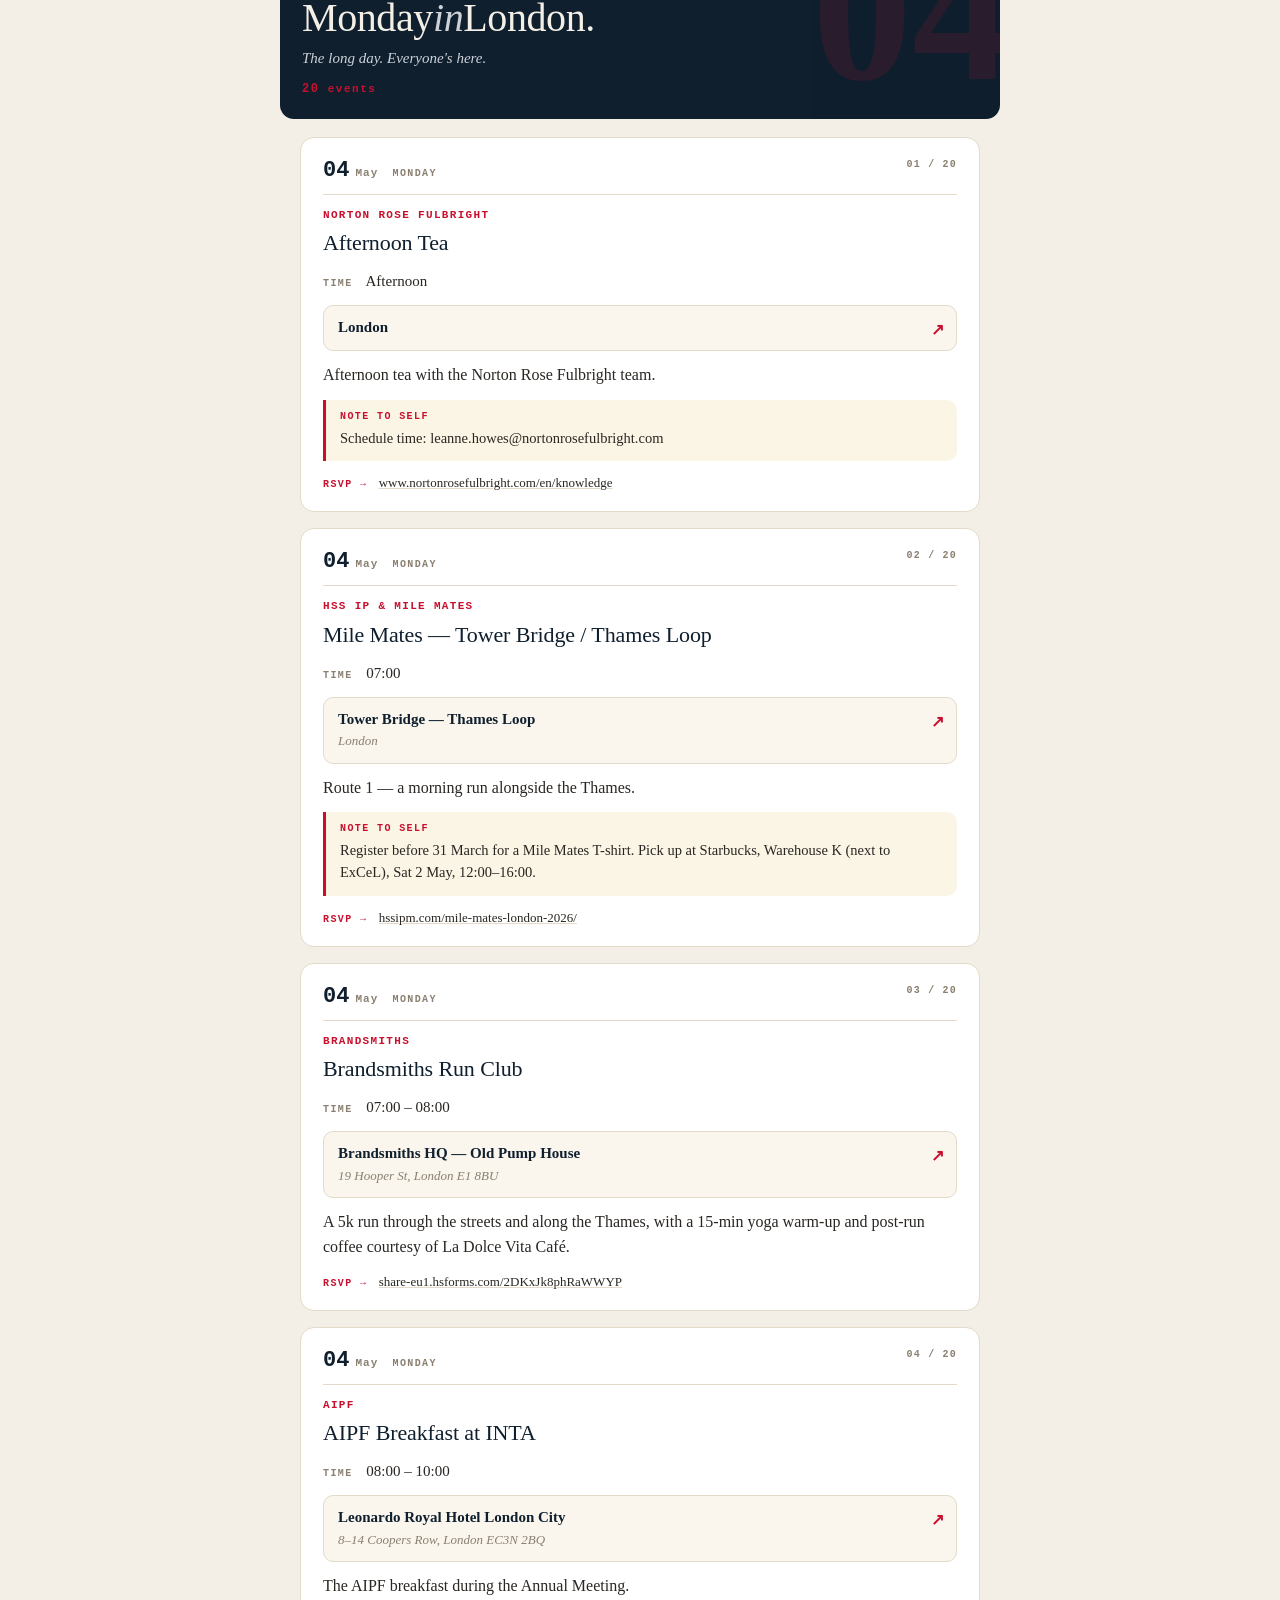
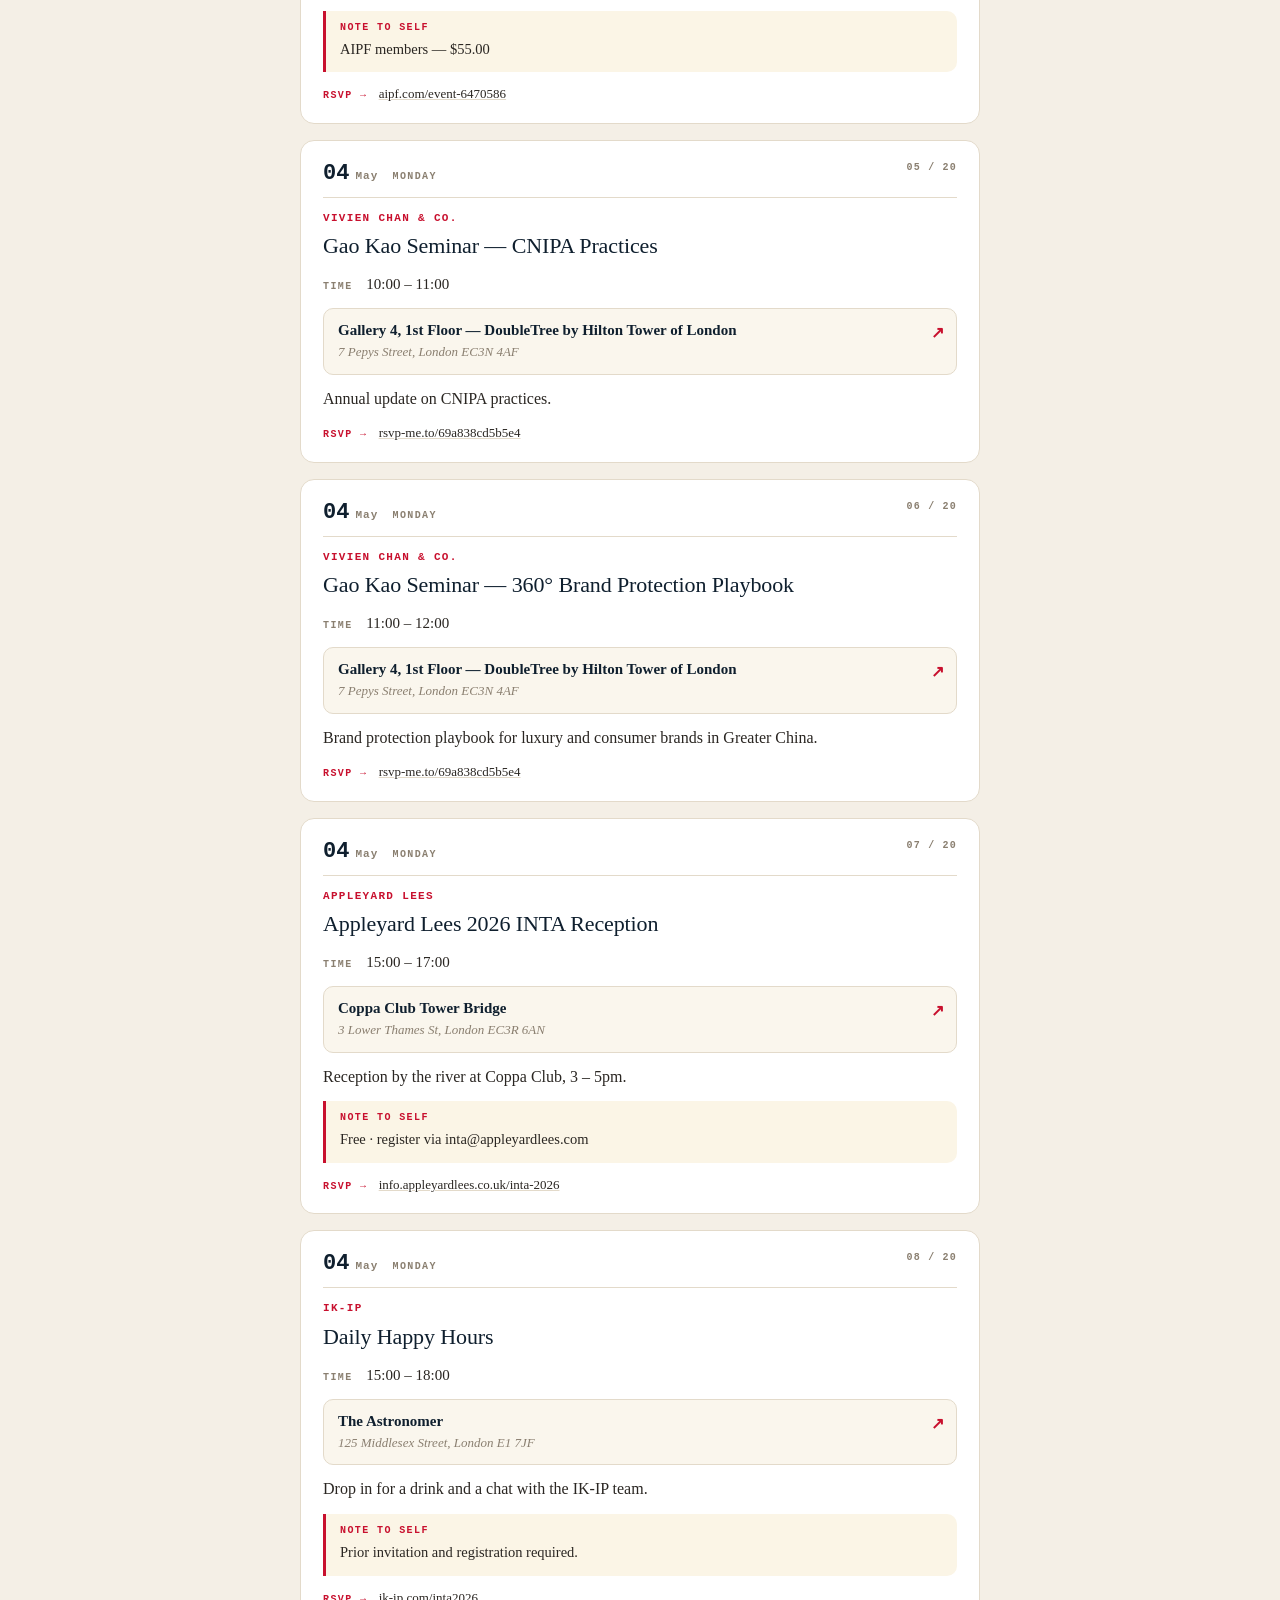
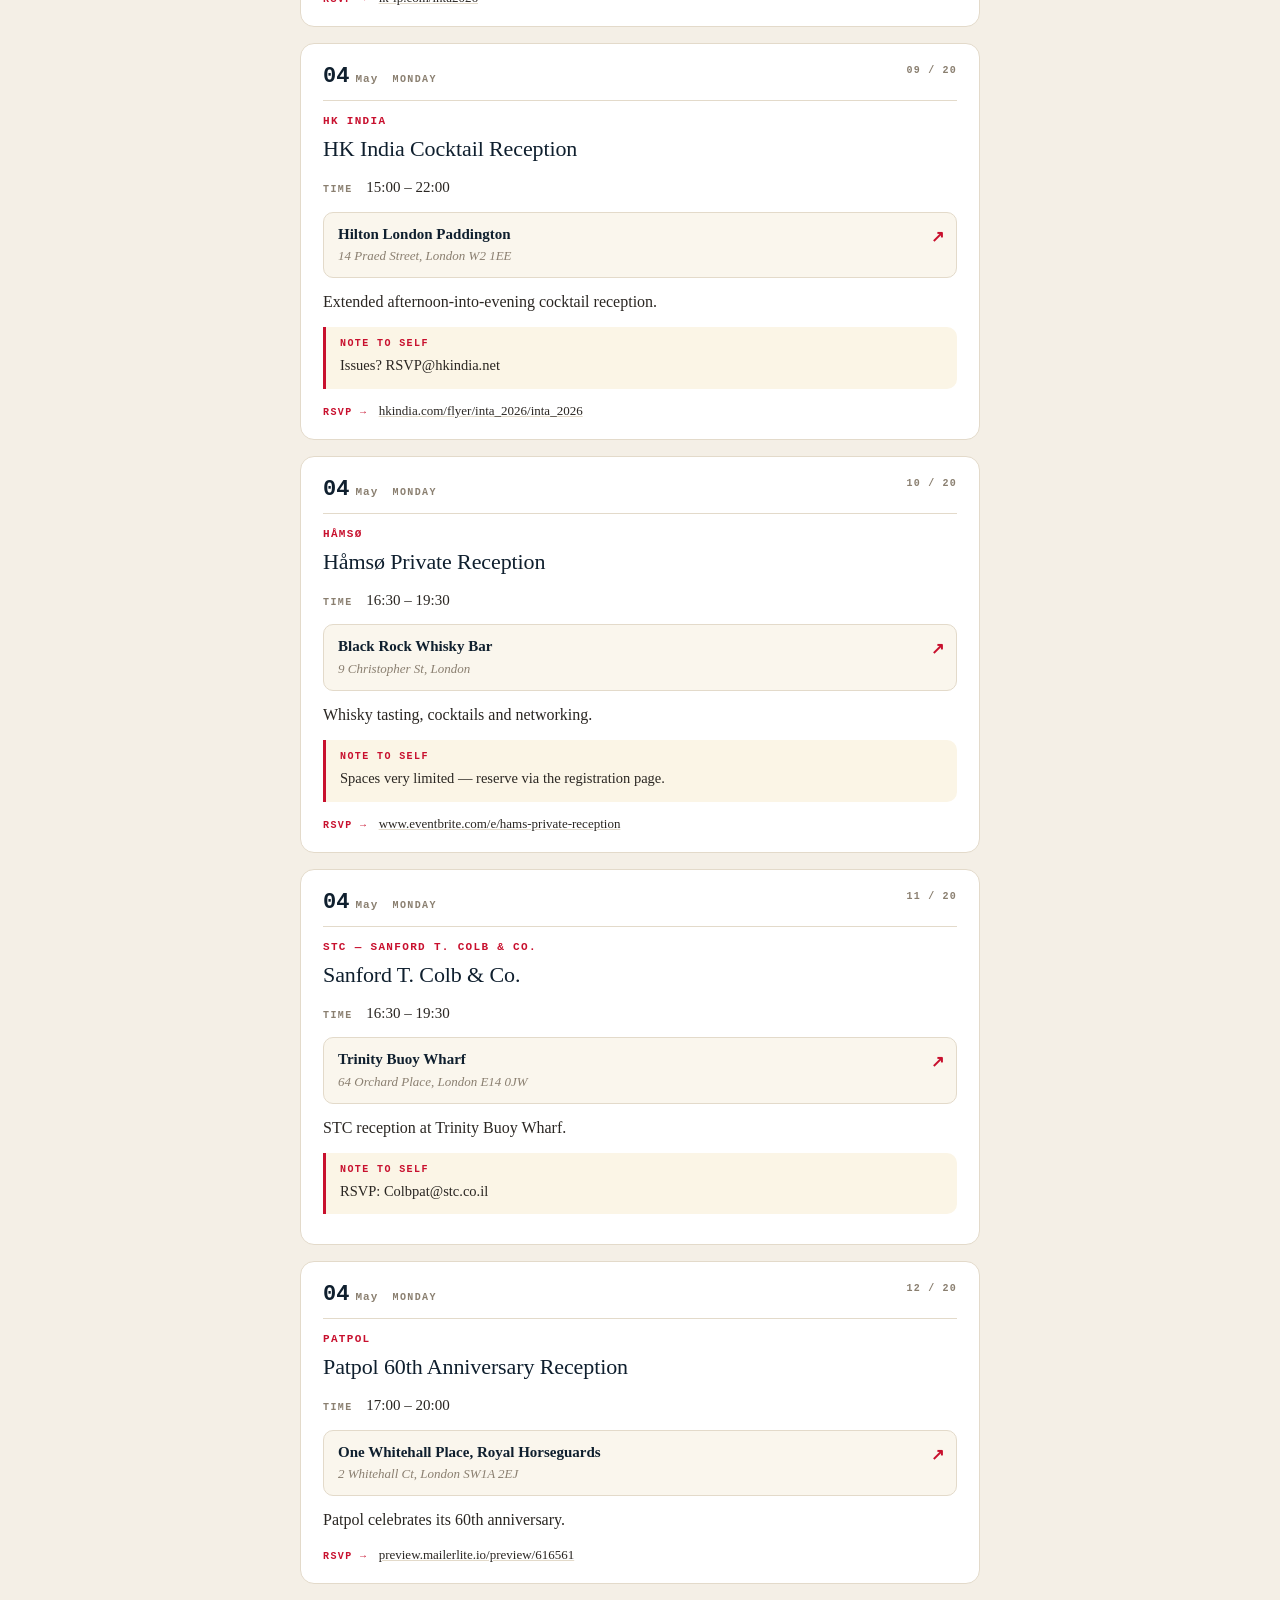
<file: KangxinReceptionGuide.html>
<!doctype html>
<html lang="en">
<head>
<meta charset="utf-8">
<meta name="viewport" content="width=device-width,initial-scale=1,viewport-fit=cover">
<meta name="theme-color" content="#0F1F2E">
<title>INTA 2026 · The Reception Guide · Kangxin Partners P.C.</title>
<style>
:root{
  --navy:#0F1F2E; --cream:#F4EFE6; --red:#C8102E;
  --ink:#2A2622; --taupe:#8A7F70; --line:#E3DACA;
  --radius:14px;
}
*,*::before,*::after{box-sizing:border-box}
html{-webkit-text-size-adjust:100%}
body{
  margin:0; background:var(--cream); color:var(--ink);
  font:16px/1.55 Georgia,"Times New Roman",serif;
  -webkit-font-smoothing:antialiased;
}
a{color:inherit}
.container{max-width:720px; margin:0 auto; padding:0 20px 80px}

/* ---------- cover ---------- */
.cover{
  background:var(--navy); color:var(--cream);
  padding:28px 22px 44px; margin:0 -20px 28px;
}
.cover-head{
  display:flex; justify-content:space-between; align-items:center;
  font:600 11px/1.1 "Courier New",monospace; letter-spacing:.12em;
  color:#8b98a8; margin-bottom:48px;
}
.cover-logo{width:52px; height:52px; object-fit:contain; margin-bottom:20px}
.cover h1{
  font:400 52px/1.02 Georgia,serif; letter-spacing:-.02em;
  margin:8px 0 4px;
}
.cover h1 em{font-style:italic}
.cover-sub{
  font:400 15px/1.55 Georgia,serif; color:#cdd2d9;
  margin:18px 0 30px; max-width:28em;
}
.cover-meta{
  display:grid; grid-template-columns:repeat(2,1fr); gap:18px 16px;
  padding:24px 0; border-top:1px solid #3b4856; border-bottom:1px solid #3b4856;
}
.cover-meta dt{
  font:600 10px/1 "Courier New",monospace; letter-spacing:.14em;
  color:#8b98a8; margin-bottom:6px;
}
.cover-meta dd{margin:0; font:400 18px/1.3 Georgia,serif; color:var(--cream)}
.cover-foot{margin-top:24px; font:600 10px/1.5 "Courier New",monospace; letter-spacing:.12em; color:#8b98a8}
.cover-rule{display:inline-block; width:36px; height:3px; background:var(--red); margin:14px 0 8px}

/* ---------- TOC ---------- */
.toc{
  display:grid; grid-template-columns:repeat(auto-fit,minmax(140px,1fr));
  gap:8px; padding:0; margin:24px 0 40px;
}
.toc-day{
  text-decoration:none; color:var(--ink);
  display:flex; flex-direction:column; padding:14px 14px 12px;
  background:#fff; border:1px solid var(--line); border-radius:var(--radius);
}
.toc-day:active{background:#faf6ed}
.toc-num{font:700 28px/1 Georgia,serif; color:var(--red)}
.toc-wk{font:600 13px/1 Georgia,serif; margin-top:6px}
.toc-cnt{font:600 10px/1 "Courier New",monospace; letter-spacing:.12em; color:var(--taupe); margin-top:4px}

/* ---------- day section ---------- */
.day{margin:48px 0 16px; position:relative}
.day-header{
  position:relative; padding:28px 22px 24px; margin:0 -20px 18px;
  background:var(--navy); color:var(--cream); overflow:hidden;
  border-radius:var(--radius);
}
.day-sup{font:600 10px/1 "Courier New",monospace; letter-spacing:.18em; color:#8b98a8; margin:0 0 12px}
.day-title{font:400 40px/1 Georgia,serif; letter-spacing:-.01em; margin:0}
.day-title em{font-style:italic; color:#cdd2d9}
.day-tag{font:italic 400 15px/1.4 Georgia,serif; color:#cdd2d9; margin:10px 0 0}
.day-count{font:600 11px/1 "Courier New",monospace; letter-spacing:.14em; color:var(--red); margin:14px 0 0}
.day-count span{font-size:12px}
.day-numeral{
  position:absolute; right:-12px; top:-36px; font:700 200px/1 Georgia,serif;
  color:var(--red); opacity:.14; pointer-events:none;
}

/* ---------- event card ---------- */
.event{
  background:#fff; border:1px solid var(--line); border-radius:var(--radius);
  padding:22px 22px 18px; margin:16px 0;
}
.event-head{
  display:flex; justify-content:space-between; align-items:flex-start;
  border-bottom:1px solid var(--line); padding-bottom:12px; margin-bottom:14px;
}
.event-date{display:flex; align-items:baseline; gap:6px; color:var(--navy)}
.event-date .dd{font:700 22px/1 "Courier New",monospace}
.event-date .mm{font:600 11px/1 "Courier New",monospace; letter-spacing:.1em; color:var(--taupe)}
.event-date .wk{font:600 10px/1 "Courier New",monospace; letter-spacing:.14em; color:var(--taupe); margin-left:8px}
.event-counter{font:600 10px/1 "Courier New",monospace; letter-spacing:.12em; color:var(--taupe)}
.host{font:700 11px/1.2 "Courier New",monospace; letter-spacing:.12em; color:var(--red); margin:0 0 8px}
.event-title{font:400 22px/1.18 Georgia,serif; color:var(--navy); margin:0 0 14px; letter-spacing:-.005em}
.time{margin:0 0 12px; font-size:15px}
.time .lbl{font:600 10px/1 "Courier New",monospace; letter-spacing:.14em; color:var(--taupe); margin-right:10px}
.venue{
  display:block; text-decoration:none;
  padding:12px 14px; margin:0 0 12px;
  background:#faf6ed; border:1px solid var(--line); border-radius:10px;
  position:relative; -webkit-tap-highlight-color: transparent;
}
.venue:active{background:#f1e9d6}
.v-name{display:block; font:600 15px/1.3 Georgia,serif; color:var(--navy); padding-right:22px}
.v-addr{display:block; font:italic 400 13px/1.4 Georgia,serif; color:var(--taupe); margin-top:3px; padding-right:22px}
.v-arrow{position:absolute; right:12px; top:12px; color:var(--red); font-size:16px; font-weight:700}
.desc{margin:0 0 12px; color:var(--ink)}
.note{
  margin:12px 0; padding:12px 14px;
  background:#fbf5e6; border-left:3px solid var(--red); border-radius:0 10px 10px 0;
}
.note-lbl{font:700 10px/1 "Courier New",monospace; letter-spacing:.14em; color:var(--red); margin:0 0 6px; text-transform:uppercase}
.note-body{margin:0; font-size:14.5px; line-height:1.5}
.rsvp{margin:12px 0 0; font-size:13px; word-break:break-all}
.rsvp .lbl{font:700 10px/1 "Courier New",monospace; letter-spacing:.14em; color:var(--red); margin-right:8px}
.rsvp a{color:var(--ink); text-decoration:underline; text-decoration-color:var(--line)}

/* ---------- global footer ---------- */
.site-foot{
  margin:64px 0 0; padding:22px 0;
  border-top:1px solid var(--line);
  font:600 10px/1.6 "Courier New",monospace; letter-spacing:.12em;
  color:var(--taupe); text-align:center;
}

/* ---------- small screens ---------- */
@media (max-width:480px){
  .cover h1{font-size:42px}
  .cover-meta{grid-template-columns:1fr 1fr}
  .day-title{font-size:32px}
  .event-title{font-size:20px}
  .day-numeral{font-size:140px; top:-12px}
}

/* ---------- print ---------- */
@media print{
  body{background:#fff}
  .toc,.site-foot{display:none}
  .event{page-break-inside:avoid; break-inside:avoid; border:1px solid #ccc}
  .day-header{background:#fff; color:#000; border:1px solid #ccc}
  .day-title em,.day-tag,.day-sup,.day-count{color:#555}
  .day-numeral{display:none}
  .cover{background:#fff; color:#000}
  .cover *{color:#000 !important}
}
</style>
</head>
<body>
<div class="container">

<header class="cover">
  <div class="cover-head">
    <span>INTA · 1–7 MAY 2026</span>
    <span>KANGXIN PARTNERS P.C.</span>
  </div>
  <img class="cover-logo" src="[data-uri]" alt="Kangxin">
  <h1>The Reception<br><em>Guide.</em></h1>
  <p class="cover-sub">Every reception, party, breakfast and drinks gathering around INTA 2026 in London — one event per card, designed to read on your phone.</p>
  <dl class="cover-meta">
    <div><dt>CITY</dt><dd>London</dd></div>
    <div><dt>DATES</dt><dd>1 – 7 May</dd></div>
    <div><dt>EVENTS</dt><dd>69 listings</dd></div>
  </dl>
  <div class="cover-rule"></div>
  <p class="cover-foot">PREPARED FOR KANGXIN PARTNERS P.C. · INTERNAL REFERENCE</p>
</header>

<nav class="toc" aria-label="Contents">
  <a class="toc-day" href="#day-1">
    <span class="toc-num">01</span>
    <span class="toc-wk">Friday</span>
    <span class="toc-cnt">3 events</span>
  </a>
  <a class="toc-day" href="#day-2">
    <span class="toc-num">02</span>
    <span class="toc-wk">Saturday</span>
    <span class="toc-cnt">7 events</span>
  </a>
  <a class="toc-day" href="#day-3">
    <span class="toc-num">03</span>
    <span class="toc-wk">Sunday</span>
    <span class="toc-cnt">15 events</span>
  </a>
  <a class="toc-day" href="#day-4">
    <span class="toc-num">04</span>
    <span class="toc-wk">Monday</span>
    <span class="toc-cnt">20 events</span>
  </a>
  <a class="toc-day" href="#day-5">
    <span class="toc-num">05</span>
    <span class="toc-wk">Tuesday</span>
    <span class="toc-cnt">17 events</span>
  </a>
  <a class="toc-day" href="#day-6">
    <span class="toc-num">06</span>
    <span class="toc-wk">Wednesday</span>
    <span class="toc-cnt">5 events</span>
  </a>
  <a class="toc-day" href="#day-7">
    <span class="toc-num">07</span>
    <span class="toc-wk">Thursday</span>
    <span class="toc-cnt">2 events</span>
  </a>
</nav>

<section class="day" id="day-1">
  <div class="day-header">
    <p class="day-sup">DAY 1 · 1 MAY 2026</p>
    <h2 class="day-title">Friday<em>in</em>London.</h2>
    <p class="day-tag">Before it all begins.</p>
    <p class="day-count"><span>3</span> events</p>
    <div class="day-numeral">01</div>
  </div>
<article class="event" id="ev-2026-05-01-1">
  <header class="event-head">
    <div class="event-date"><span class="dd">01</span><span class="mm">May</span><span class="wk">FRIDAY</span></div>
    <div class="event-counter">01 / 03</div>
  </header>
  <p class="host">BRYN AARFLOT</p>
  <h3 class="event-title">Bryn Aarflot INTA Weekend Vors</h3>
  <p class="time"><span class="lbl">TIME</span> 17:00 – 19:00</p>
  <a class="venue" href="https://www.google.com/maps/search/?api=1&query=The+Clachan%2C+34+Kingly+St%2C+Carnaby%2C+London+W1B+5QH" target="_blank" rel="noopener">
    <span class="v-name">The Clachan</span>
    <span class="v-addr">34 Kingly St, Carnaby, London W1B 5QH</span>
    <span class="v-arrow" aria-hidden="true">↗</span>
  </a>
  <p class="desc">Meet in The Liberty Room of the historic Soho pub for beers, drinks and finger food — a relaxed, informal start to INTA.</p>
  <div class="note">
    <p class="note-lbl">Note to self</p>
    <p class="note-body">RSVP by 17 April 2026. Invitation-only; acceptances on a first-come, first-served basis.</p>
  </div>
  <p class="rsvp"><span class="lbl">RSVP →</span> <a href="https://brynaarflotvors.confetti.events/" target="_blank" rel="noopener">brynaarflotvors.confetti.events/</a></p>
</article>
<article class="event" id="ev-2026-05-01-2">
  <header class="event-head">
    <div class="event-date"><span class="dd">01</span><span class="mm">May</span><span class="wk">FRIDAY</span></div>
    <div class="event-counter">02 / 03</div>
  </header>
  <p class="host">IPCONNECT</p>
  <h3 class="event-title">IPConnect Gathering</h3>
  <p class="time"><span class="lbl">TIME</span> TBC</p>
  <a class="venue" href="https://www.google.com/maps/search/?api=1&query=To+be+confirmed%2C+London%2C+UK" target="_blank" rel="noopener">
    <span class="v-name">To be confirmed</span>
    <span class="v-arrow" aria-hidden="true">↗</span>
  </a>
  <p class="desc">Informal gathering organised by IPConnect.</p>
  <div class="note">
    <p class="note-lbl">Note to self</p>
    <p class="note-body">Contact Mr. Mike Kwan: mikekwan@ipagent.com.hk</p>
  </div>
  <p class="rsvp"><span class="lbl">RSVP →</span> <a href="https://www.linkedin.com/in/mike-kwan-a5b03316/" target="_blank" rel="noopener">www.linkedin.com/in/mike-kwan-a5b03316/</a></p>
</article>
<article class="event" id="ev-2026-05-01-3">
  <header class="event-head">
    <div class="event-date"><span class="dd">01</span><span class="mm">May</span><span class="wk">FRIDAY</span></div>
    <div class="event-counter">03 / 03</div>
  </header>
  <p class="host">MANAGING IP</p>
  <h3 class="event-title">EMEA Awards 2026 — 21st Awards Ceremony</h3>
  <p class="time"><span class="lbl">TIME</span> Evening</p>
  <a class="venue" href="https://www.google.com/maps/search/?api=1&query=InterContinental+London+%E2%80%94+The+O2%2C+Greenwich%2C+close+to+the+Docklands" target="_blank" rel="noopener">
    <span class="v-name">InterContinental London — The O2</span>
    <span class="v-addr">Greenwich, close to the Docklands</span>
    <span class="v-arrow" aria-hidden="true">↗</span>
  </a>
  <p class="desc">Managing IP&#x27;s flagship EMEA awards evening.</p>
  <div class="note">
    <p class="note-lbl">Note to self</p>
    <p class="note-body">Tickets strictly limited; tables expected to sell out. Contact Prin Shasiharan at Managing IP to reserve.</p>
  </div>
  <p class="rsvp"><span class="lbl">RSVP →</span> <a href="https://www.managingip.com/article/2fe529jrcualul" target="_blank" rel="noopener">www.managingip.com/article/2fe529jrcualul</a></p>
</article>
</section>
<section class="day" id="day-2">
  <div class="day-header">
    <p class="day-sup">DAY 2 · 2 MAY 2026</p>
    <h2 class="day-title">Saturday<em>in</em>London.</h2>
    <p class="day-tag">Welcome drinks and informal starts.</p>
    <p class="day-count"><span>7</span> events</p>
    <div class="day-numeral">02</div>
  </div>
<article class="event" id="ev-2026-05-02-1">
  <header class="event-head">
    <div class="event-date"><span class="dd">02</span><span class="mm">May</span><span class="wk">SATURDAY</span></div>
    <div class="event-counter">01 / 07</div>
  </header>
  <p class="host">IK-IP</p>
  <h3 class="event-title">Welcome to London</h3>
  <p class="time"><span class="lbl">TIME</span> 14:00 – 17:00</p>
  <a class="venue" href="https://www.google.com/maps/search/?api=1&query=The+Devonshire+Terrace%2C+Devonshire+Square%2C+London+EC2M+4WY" target="_blank" rel="noopener">
    <span class="v-name">The Devonshire Terrace</span>
    <span class="v-addr">Devonshire Square, London EC2M 4WY</span>
    <span class="v-arrow" aria-hidden="true">↗</span>
  </a>
  <p class="desc">Drinks and nibbles to kick off INTA 2026 with the IK-IP team.</p>
  <div class="note">
    <p class="note-lbl">Note to self</p>
    <p class="note-body">Prior invitation and registration required.</p>
  </div>
  <p class="rsvp"><span class="lbl">RSVP →</span> <a href="https://ik-ip.com/inta2026" target="_blank" rel="noopener">ik-ip.com/inta2026</a></p>
</article>
<article class="event" id="ev-2026-05-02-2">
  <header class="event-head">
    <div class="event-date"><span class="dd">02</span><span class="mm">May</span><span class="wk">SATURDAY</span></div>
    <div class="event-counter">02 / 07</div>
  </header>
  <p class="host">BRIGITTE SPEIGLER</p>
  <h3 class="event-title">Art Exhibition — Beyond Reflection</h3>
  <p class="time"><span class="lbl">TIME</span> 14:30 – 18:30</p>
  <a class="venue" href="https://www.google.com/maps/search/?api=1&query=The+Fitzrovia+Gallery%2C+139+Whitfield+Street%2C+London" target="_blank" rel="noopener">
    <span class="v-name">The Fitzrovia Gallery</span>
    <span class="v-addr">139 Whitfield Street, London</span>
    <span class="v-arrow" aria-hidden="true">↗</span>
  </a>
  <p class="desc">Private view in the presence of the artist. Exhibition runs 28 April – 10 May 2026.</p>
</article>
<article class="event" id="ev-2026-05-02-3">
  <header class="event-head">
    <div class="event-date"><span class="dd">02</span><span class="mm">May</span><span class="wk">SATURDAY</span></div>
    <div class="event-counter">03 / 07</div>
  </header>
  <p class="host">HOFFMANN EITLE</p>
  <h3 class="event-title">HOFFMANN EITLE Networking Reception</h3>
  <p class="time"><span class="lbl">TIME</span> 17:00 – 21:00</p>
  <a class="venue" href="https://www.google.com/maps/search/?api=1&query=Flight+Club+Victoria%2C+6+Sir+Simon+Milton+Square%2C+London+SW1E+5DJ" target="_blank" rel="noopener">
    <span class="v-name">Flight Club Victoria</span>
    <span class="v-addr">6 Sir Simon Milton Square, London SW1E 5DJ</span>
    <span class="v-arrow" aria-hidden="true">↗</span>
  </a>
  <p class="desc">Drinks, darts and networking with the Hoffmann Eitle team.</p>
  <div class="note">
    <p class="note-lbl">Note to self</p>
    <p class="note-body">Questions? reception@hoffmanneitle.com</p>
  </div>
  <p class="rsvp"><span class="lbl">RSVP →</span> <a href="https://www.hoffmanneitle.com/en/meta/events/inta" target="_blank" rel="noopener">www.hoffmanneitle.com/en/meta/events/inta</a></p>
</article>
<article class="event" id="ev-2026-05-02-4">
  <header class="event-head">
    <div class="event-date"><span class="dd">02</span><span class="mm">May</span><span class="wk">SATURDAY</span></div>
    <div class="event-counter">04 / 07</div>
  </header>
  <p class="host">BOEK9 / DUTCH IP COMMUNITY</p>
  <h3 class="event-title">Oranjeborrel INTA — Londen</h3>
  <p class="time"><span class="lbl">TIME</span> 17:00 – 21:00</p>
  <a class="venue" href="https://www.google.com/maps/search/?api=1&query=Marlborough+Arms%2C+36+Torrington+Place%2C+Bloomsbury%2C+London+WC1E+7HJ" target="_blank" rel="noopener">
    <span class="v-name">Marlborough Arms</span>
    <span class="v-addr">36 Torrington Place, Bloomsbury, London WC1E 7HJ</span>
    <span class="v-arrow" aria-hidden="true">↗</span>
  </a>
  <p class="desc">The traditional Dutch gathering at INTA.</p>
  <div class="note">
    <p class="note-lbl">Note to self</p>
    <p class="note-body">One requirement for admission: a Dutch passport. Register via oranjeborrel@epc.nl.</p>
  </div>
  <p class="rsvp"><span class="lbl">RSVP →</span> <a href="https://www.boek9.nl/boek9-berichten/uitnodiging-oranjeborrel-inta" target="_blank" rel="noopener">www.boek9.nl/boek9-berichten/uitnodiging-oranjeborrel-inta</a></p>
</article>
<article class="event" id="ev-2026-05-02-5">
  <header class="event-head">
    <div class="event-date"><span class="dd">02</span><span class="mm">May</span><span class="wk">SATURDAY</span></div>
    <div class="event-counter">05 / 07</div>
  </header>
  <p class="host">MARKS &amp; CLERK</p>
  <h3 class="event-title">Marks &amp; Clerk Drinks Reception</h3>
  <p class="time"><span class="lbl">TIME</span> 18:00 – 21:00</p>
  <a class="venue" href="https://www.google.com/maps/search/?api=1&query=12th+Knot+Cocktail+%26+Rooftop+Bar%2C+Sea+Containers+London%2C+20+Upper+Ground%2C+South+Bank%2C+London+SE1+9PD" target="_blank" rel="noopener">
    <span class="v-name">12th Knot Cocktail &amp; Rooftop Bar, Sea Containers London</span>
    <span class="v-addr">20 Upper Ground, South Bank, London SE1 9PD</span>
    <span class="v-arrow" aria-hidden="true">↗</span>
  </a>
  <p class="desc">Panoramic views of the Thames while you connect with colleagues and friends in a stylish rooftop setting.</p>
  <p class="rsvp"><span class="lbl">RSVP →</span> <a href="https://marksandclerk.swoogo.com/drinks-reception" target="_blank" rel="noopener">marksandclerk.swoogo.com/drinks-reception</a></p>
</article>
<article class="event" id="ev-2026-05-02-6">
  <header class="event-head">
    <div class="event-date"><span class="dd">02</span><span class="mm">May</span><span class="wk">SATURDAY</span></div>
    <div class="event-counter">06 / 07</div>
  </header>
  <p class="host">THE OPPOSITION</p>
  <h3 class="event-title">The Opposition™ Party</h3>
  <p class="time"><span class="lbl">TIME</span> 19:30 – 01:00</p>
  <a class="venue" href="https://www.google.com/maps/search/?api=1&query=Troxy%2C+490+Commercial+Rd%2C+London+E1+0HX+%285+min+from+Limehouse+DLR%29" target="_blank" rel="noopener">
    <span class="v-name">Troxy</span>
    <span class="v-addr">490 Commercial Rd, London E1 0HX (5 min from Limehouse DLR)</span>
    <span class="v-arrow" aria-hidden="true">↗</span>
  </a>
  <p class="desc">Doors 7:30pm · Music 8:00pm – 1:00am · Cash bar · Food available.</p>
  <div class="note">
    <p class="note-lbl">Note to self</p>
    <p class="note-body">RSVP encouraged via registration, but all are welcome.</p>
  </div>
  <p class="rsvp"><span class="lbl">RSVP →</span> <a href="https://www.eventbrite.com/e/the-oppositiontm-live" target="_blank" rel="noopener">www.eventbrite.com/e/the-oppositiontm-live</a></p>
</article>
<article class="event" id="ev-2026-05-02-7">
  <header class="event-head">
    <div class="event-date"><span class="dd">02</span><span class="mm">May</span><span class="wk">SATURDAY</span></div>
    <div class="event-counter">07 / 07</div>
  </header>
  <p class="host">MULTILAW</p>
  <h3 class="event-title">Multilaw Events at INTA 2026</h3>
  <p class="time"><span class="lbl">TIME</span> 19:00 – 21:30</p>
  <a class="venue" href="https://www.google.com/maps/search/?api=1&query=See+registration%2C+London%2C+UK" target="_blank" rel="noopener">
    <span class="v-name">See registration</span>
    <span class="v-arrow" aria-hidden="true">↗</span>
  </a>
  <p class="desc">Multilaw&#x27;s opening reception.</p>
  <div class="note">
    <p class="note-lbl">Note to self</p>
    <p class="note-body">Registration available until 2 April 2026.</p>
  </div>
  <p class="rsvp"><span class="lbl">RSVP →</span> <a href="https://www.multilaw.com/Multilaw/Multilaw/MLEvents" target="_blank" rel="noopener">www.multilaw.com/Multilaw/Multilaw/MLEvents</a></p>
</article>
</section>
<section class="day" id="day-3">
  <div class="day-header">
    <p class="day-sup">DAY 3 · 3 MAY 2026</p>
    <h2 class="day-title">Sunday<em>in</em>London.</h2>
    <p class="day-tag">The official opening day.</p>
    <p class="day-count"><span>15</span> events</p>
    <div class="day-numeral">03</div>
  </div>
<article class="event" id="ev-2026-05-03-1">
  <header class="event-head">
    <div class="event-date"><span class="dd">03</span><span class="mm">May</span><span class="wk">SUNDAY</span></div>
    <div class="event-counter">01 / 15</div>
  </header>
  <p class="host">PATTAX</p>
  <h3 class="event-title">PATTAX — Save the Date</h3>
  <p class="time"><span class="lbl">TIME</span> All day</p>
  <a class="venue" href="https://www.google.com/maps/search/?api=1&query=London+%28venue+to+be+confirmed%29" target="_blank" rel="noopener">
    <span class="v-name">London (venue to be confirmed)</span>
    <span class="v-arrow" aria-hidden="true">↗</span>
  </a>
  <p class="desc">Save the date to visit the Pattax team in London.</p>
  <div class="note">
    <p class="note-lbl">Note to self</p>
    <p class="note-body">Confirm attendance via the form; formal invitation will follow.</p>
  </div>
  <p class="rsvp"><span class="lbl">RSVP →</span> <a href="https://pattaxip.com/save-the-date" target="_blank" rel="noopener">pattaxip.com/save-the-date</a></p>
</article>
<article class="event" id="ev-2026-05-03-2">
  <header class="event-head">
    <div class="event-date"><span class="dd">03</span><span class="mm">May</span><span class="wk">SUNDAY</span></div>
    <div class="event-counter">02 / 15</div>
  </header>
  <p class="host">NORTON ROSE FULBRIGHT</p>
  <h3 class="event-title">Afternoon Drinks Reception</h3>
  <p class="time"><span class="lbl">TIME</span> Afternoon</p>
  <a class="venue" href="https://www.google.com/maps/search/?api=1&query=Greenwich%2C+London%2C+UK" target="_blank" rel="noopener">
    <span class="v-name">Greenwich</span>
    <span class="v-arrow" aria-hidden="true">↗</span>
  </a>
  <p class="desc">Afternoon drinks reception during INTA 2026.</p>
  <div class="note">
    <p class="note-lbl">Note to self</p>
    <p class="note-body">To schedule time with the team: leanne.howes@nortonrosefulbright.com</p>
  </div>
  <p class="rsvp"><span class="lbl">RSVP →</span> <a href="https://www.nortonrosefulbright.com/en/knowledge" target="_blank" rel="noopener">www.nortonrosefulbright.com/en/knowledge</a></p>
</article>
<article class="event" id="ev-2026-05-03-3">
  <header class="event-head">
    <div class="event-date"><span class="dd">03</span><span class="mm">May</span><span class="wk">SUNDAY</span></div>
    <div class="event-counter">03 / 15</div>
  </header>
  <p class="host">MEISSNER BOLTE</p>
  <h3 class="event-title">Meissner Bolte UK Evening Event</h3>
  <p class="time"><span class="lbl">TIME</span> Evening</p>
  <a class="venue" href="https://www.google.com/maps/search/?api=1&query=Iconic+Tower+Bridge%2C+London" target="_blank" rel="noopener">
    <span class="v-name">Iconic Tower Bridge</span>
    <span class="v-addr">London</span>
    <span class="v-arrow" aria-hidden="true">↗</span>
  </a>
  <p class="desc">Meissner Bolte UK&#x27;s evening event at Tower Bridge.</p>
  <p class="rsvp"><span class="lbl">RSVP →</span> <a href="https://www.linkedin.com/posts/meissner-bolte_inta" target="_blank" rel="noopener">www.linkedin.com/posts/meissner-bolte_inta</a></p>
</article>
<article class="event" id="ev-2026-05-03-4">
  <header class="event-head">
    <div class="event-date"><span class="dd">03</span><span class="mm">May</span><span class="wk">SUNDAY</span></div>
    <div class="event-counter">04 / 15</div>
  </header>
  <p class="host">BRANDSMITHS</p>
  <h3 class="event-title">World Cup of Padel</h3>
  <p class="time"><span class="lbl">TIME</span> 08:00 – 13:00</p>
  <a class="venue" href="https://www.google.com/maps/search/?api=1&query=Blue+Orchid+Hotel%2C+Tower+Hill+Terrace%2C+London+EC3N+4EE" target="_blank" rel="noopener">
    <span class="v-name">Blue Orchid Hotel</span>
    <span class="v-addr">Tower Hill Terrace, London EC3N 4EE</span>
    <span class="v-arrow" aria-hidden="true">↗</span>
  </a>
  <p class="desc">Countries battle it out in a fun, competitive padel World Cup. A match schedule is shared once registrations are confirmed.</p>
  <p class="rsvp"><span class="lbl">RSVP →</span> <a href="https://share-eu1.hsforms.com/2apaaZHawRSqtbL" target="_blank" rel="noopener">share-eu1.hsforms.com/2apaaZHawRSqtbL</a></p>
</article>
<article class="event" id="ev-2026-05-03-5">
  <header class="event-head">
    <div class="event-date"><span class="dd">03</span><span class="mm">May</span><span class="wk">SUNDAY</span></div>
    <div class="event-counter">05 / 15</div>
  </header>
  <p class="host">MULTILAW</p>
  <h3 class="event-title">Multilaw Events at INTA 2026</h3>
  <p class="time"><span class="lbl">TIME</span> 10:30 – 13:00</p>
  <a class="venue" href="https://www.google.com/maps/search/?api=1&query=See+registration%2C+London%2C+UK" target="_blank" rel="noopener">
    <span class="v-name">See registration</span>
    <span class="v-arrow" aria-hidden="true">↗</span>
  </a>
  <p class="desc">Multilaw Sunday session.</p>
  <div class="note">
    <p class="note-lbl">Note to self</p>
    <p class="note-body">Registration available until 2 April 2026.</p>
  </div>
  <p class="rsvp"><span class="lbl">RSVP →</span> <a href="https://www.multilaw.com/Multilaw/Multilaw/MLEvents" target="_blank" rel="noopener">www.multilaw.com/Multilaw/Multilaw/MLEvents</a></p>
</article>
<article class="event" id="ev-2026-05-03-6">
  <header class="event-head">
    <div class="event-date"><span class="dd">03</span><span class="mm">May</span><span class="wk">SUNDAY</span></div>
    <div class="event-counter">06 / 15</div>
  </header>
  <p class="host">BARDEHLE PAGENBERG</p>
  <h3 class="event-title">Bardehle Pagenberg Brunch Reception</h3>
  <p class="time"><span class="lbl">TIME</span> 12:00 – 15:00</p>
  <a class="venue" href="https://www.google.com/maps/search/?api=1&query=116+Pall+Mall+Brasserie%2C+116+Pall+Mall%2C+London+SW1Y+5ED" target="_blank" rel="noopener">
    <span class="v-name">116 Pall Mall Brasserie</span>
    <span class="v-addr">116 Pall Mall, London SW1Y 5ED</span>
    <span class="v-arrow" aria-hidden="true">↗</span>
  </a>
  <p class="desc">Brunch reception for friends and colleagues between 11am – 2pm BST.</p>
  <p class="rsvp"><span class="lbl">RSVP →</span> <a href="https://www.bardehle.com/de/ip-news-wissen/ip-events" target="_blank" rel="noopener">www.bardehle.com/de/ip-news-wissen/ip-events</a></p>
</article>
<article class="event" id="ev-2026-05-03-7">
  <header class="event-head">
    <div class="event-date"><span class="dd">03</span><span class="mm">May</span><span class="wk">SUNDAY</span></div>
    <div class="event-counter">07 / 15</div>
  </header>
  <p class="host">VIVIEN CHAN &amp; CO.</p>
  <h3 class="event-title">Gao Kao Seminar — CNIPA Practices</h3>
  <p class="time"><span class="lbl">TIME</span> 14:00 – 15:00</p>
  <a class="venue" href="https://www.google.com/maps/search/?api=1&query=Gallery+4%2C+1st+Floor+%E2%80%94+DoubleTree+by+Hilton+Tower+of+London%2C+7+Pepys+Street%2C+London+EC3N+4AF" target="_blank" rel="noopener">
    <span class="v-name">Gallery 4, 1st Floor — DoubleTree by Hilton Tower of London</span>
    <span class="v-addr">7 Pepys Street, London EC3N 4AF</span>
    <span class="v-arrow" aria-hidden="true">↗</span>
  </a>
  <p class="desc">Annual update on CNIPA practices — Asia &amp; Greater China Seminars.</p>
  <p class="rsvp"><span class="lbl">RSVP →</span> <a href="https://rsvp-me.to/69a838cd5b5e4" target="_blank" rel="noopener">rsvp-me.to/69a838cd5b5e4</a></p>
</article>
<article class="event" id="ev-2026-05-03-8">
  <header class="event-head">
    <div class="event-date"><span class="dd">03</span><span class="mm">May</span><span class="wk">SUNDAY</span></div>
    <div class="event-counter">08 / 15</div>
  </header>
  <p class="host">VIVIEN CHAN &amp; CO.</p>
  <h3 class="event-title">Gao Kao Seminar — Portfolio in Southeast Asia</h3>
  <p class="time"><span class="lbl">TIME</span> 15:00 – 16:00</p>
  <a class="venue" href="https://www.google.com/maps/search/?api=1&query=Gallery+4%2C+1st+Floor+%E2%80%94+DoubleTree+by+Hilton+Tower+of+London%2C+7+Pepys+Street%2C+London+EC3N+4AF" target="_blank" rel="noopener">
    <span class="v-name">Gallery 4, 1st Floor — DoubleTree by Hilton Tower of London</span>
    <span class="v-addr">7 Pepys Street, London EC3N 4AF</span>
    <span class="v-arrow" aria-hidden="true">↗</span>
  </a>
  <p class="desc">Mastering portfolio management in Southeast Asia: Singapore, Malaysia, Thailand, The Philippines, Myanmar, Maldives and Nepal.</p>
  <p class="rsvp"><span class="lbl">RSVP →</span> <a href="https://rsvp-me.to/69a838cd5b5e4" target="_blank" rel="noopener">rsvp-me.to/69a838cd5b5e4</a></p>
</article>
<article class="event" id="ev-2026-05-03-9">
  <header class="event-head">
    <div class="event-date"><span class="dd">03</span><span class="mm">May</span><span class="wk">SUNDAY</span></div>
    <div class="event-counter">09 / 15</div>
  </header>
  <p class="host">ABEL + IMRAY</p>
  <h3 class="event-title">Abel + Imray Drinks Reception</h3>
  <p class="time"><span class="lbl">TIME</span> 14:00 – 16:00</p>
  <a class="venue" href="https://www.google.com/maps/search/?api=1&query=Ye+Olde+Mitre%2C+Holborn%2C+Hatton+Garden%2C+London+EC1N+6SJ" target="_blank" rel="noopener">
    <span class="v-name">Ye Olde Mitre, Holborn</span>
    <span class="v-addr">Hatton Garden, London EC1N 6SJ</span>
    <span class="v-arrow" aria-hidden="true">↗</span>
  </a>
  <p class="desc">Drinks and authentic nibbles in a historic London pub.</p>
  <div class="note">
    <p class="note-lbl">Note to self</p>
    <p class="note-body">Free · Reserve a spot or turn up.</p>
  </div>
  <p class="rsvp"><span class="lbl">RSVP →</span> <a href="https://www.eventbrite.co.uk/e/abel-imray-drinks-reception" target="_blank" rel="noopener">www.eventbrite.co.uk/e/abel-imray-drinks-reception</a></p>
</article>
<article class="event" id="ev-2026-05-03-10">
  <header class="event-head">
    <div class="event-date"><span class="dd">03</span><span class="mm">May</span><span class="wk">SUNDAY</span></div>
    <div class="event-counter">10 / 15</div>
  </header>
  <p class="host">IK-IP</p>
  <h3 class="event-title">Daily Happy Hours</h3>
  <p class="time"><span class="lbl">TIME</span> 15:00 – 18:00</p>
  <a class="venue" href="https://www.google.com/maps/search/?api=1&query=The+Astronomer%2C+125+Middlesex+Street%2C+London+E1+7JF" target="_blank" rel="noopener">
    <span class="v-name">The Astronomer</span>
    <span class="v-addr">125 Middlesex Street, London E1 7JF</span>
    <span class="v-arrow" aria-hidden="true">↗</span>
  </a>
  <p class="desc">Drop in for a drink and a chat with the IK-IP team.</p>
  <div class="note">
    <p class="note-lbl">Note to self</p>
    <p class="note-body">Prior invitation and registration required.</p>
  </div>
  <p class="rsvp"><span class="lbl">RSVP →</span> <a href="https://ik-ip.com/inta2026" target="_blank" rel="noopener">ik-ip.com/inta2026</a></p>
</article>
<article class="event" id="ev-2026-05-03-11">
  <header class="event-head">
    <div class="event-date"><span class="dd">03</span><span class="mm">May</span><span class="wk">SUNDAY</span></div>
    <div class="event-counter">11 / 15</div>
  </header>
  <p class="host">WEINMANN ZIMMERLI</p>
  <h3 class="event-title">Weinmann Zimmerli Rooftop Reception</h3>
  <p class="time"><span class="lbl">TIME</span> 14:30 – 16:30</p>
  <a class="venue" href="https://www.google.com/maps/search/?api=1&query=Wagtail+Rooftop+Bar%2C+68+King+William+Street%2C+London+EC4N+7HR+%28next+to+Monument%29" target="_blank" rel="noopener">
    <span class="v-name">Wagtail Rooftop Bar</span>
    <span class="v-addr">68 King William Street, London EC4N 7HR (next to Monument)</span>
    <span class="v-arrow" aria-hidden="true">↗</span>
  </a>
  <p class="desc">Rooftop reception overlooking the City.</p>
  <p class="rsvp"><span class="lbl">RSVP →</span> <a href="https://forms.office.com/Pages/ResponsePage.aspx" target="_blank" rel="noopener">forms.office.com/Pages/ResponsePage.aspx</a></p>
</article>
<article class="event" id="ev-2026-05-03-12">
  <header class="event-head">
    <div class="event-date"><span class="dd">03</span><span class="mm">May</span><span class="wk">SUNDAY</span></div>
    <div class="event-counter">12 / 15</div>
  </header>
  <p class="host">LITMUS LAW</p>
  <h3 class="event-title">Litmus Law Happy Hour</h3>
  <p class="time"><span class="lbl">TIME</span> 15:00 – 18:00</p>
  <a class="venue" href="https://www.google.com/maps/search/?api=1&query=LOCKES+%E2%80%94+Covent+Garden%2C+32+Great+Queen+St%2C+London" target="_blank" rel="noopener">
    <span class="v-name">LOCKES — Covent Garden</span>
    <span class="v-addr">32 Great Queen St, London</span>
    <span class="v-arrow" aria-hidden="true">↗</span>
  </a>
  <p class="desc">Casual happy hour with the Litmus Law team.</p>
  <div class="note">
    <p class="note-lbl">Note to self</p>
    <p class="note-body">Formal invitation to follow. Register by email: office@litmuslaw.com</p>
  </div>
</article>
<article class="event" id="ev-2026-05-03-13">
  <header class="event-head">
    <div class="event-date"><span class="dd">03</span><span class="mm">May</span><span class="wk">SUNDAY</span></div>
    <div class="event-counter">13 / 15</div>
  </header>
  <p class="host">SCG LEGAL</p>
  <h3 class="event-title">SCG Legal Annual Cocktail Reception</h3>
  <p class="time"><span class="lbl">TIME</span> 15:30 – 19:00</p>
  <a class="venue" href="https://www.google.com/maps/search/?api=1&query=Grind+London+Bridge+Cocktail+Bar+%26+Restaurant%2C+2+London+Bridge%2C+London+SE1+9RA" target="_blank" rel="noopener">
    <span class="v-name">Grind London Bridge Cocktail Bar &amp; Restaurant</span>
    <span class="v-addr">2 London Bridge, London SE1 9RA</span>
    <span class="v-arrow" aria-hidden="true">↗</span>
  </a>
  <p class="desc">Annual cocktail reception, complimentary and open to SCG Legal members and their guests.</p>
  <div class="note">
    <p class="note-lbl">Note to self</p>
    <p class="note-body">RSVP by 24 April. Questions: Margaux Gray-Army (marmy@scglegal.com) or your firm&#x27;s SCG rep.</p>
  </div>
  <p class="rsvp"><span class="lbl">RSVP →</span> <a href="https://scglegal.com/scg-legal-at-inta/" target="_blank" rel="noopener">scglegal.com/scg-legal-at-inta/</a></p>
</article>
<article class="event" id="ev-2026-05-03-14">
  <header class="event-head">
    <div class="event-date"><span class="dd">03</span><span class="mm">May</span><span class="wk">SUNDAY</span></div>
    <div class="event-counter">14 / 15</div>
  </header>
  <p class="host">INTA</p>
  <h3 class="event-title">INTA Welcome Reception</h3>
  <p class="time"><span class="lbl">TIME</span> 18:30 – 20:00</p>
  <a class="venue" href="https://www.google.com/maps/search/?api=1&query=ExCeL+London%2C+Royal+Victoria+Dock%2C+1+Western+Gateway%2C+London+E16+1XL" target="_blank" rel="noopener">
    <span class="v-name">ExCeL London</span>
    <span class="v-addr">Royal Victoria Dock, 1 Western Gateway, London E16 1XL</span>
    <span class="v-arrow" aria-hidden="true">↗</span>
  </a>
  <p class="desc">The official INTA Welcome Reception kicking off the Annual Meeting.</p>
  <p class="rsvp"><span class="lbl">RSVP →</span> <a href="https://www.inta.org/meetings/2026-annual-meeting/" target="_blank" rel="noopener">www.inta.org/meetings/2026-annual-meeting/</a></p>
</article>
<article class="event" id="ev-2026-05-03-15">
  <header class="event-head">
    <div class="event-date"><span class="dd">03</span><span class="mm">May</span><span class="wk">SUNDAY</span></div>
    <div class="event-counter">15 / 15</div>
  </header>
  <p class="host">MEWBURN ELLIS</p>
  <h3 class="event-title">Mewburn Ellis — INTA Reception</h3>
  <p class="time"><span class="lbl">TIME</span> 20:00 – 01:00</p>
  <a class="venue" href="https://www.google.com/maps/search/?api=1&query=8+Bishopsgate%2C+London+EC2N+4BQ" target="_blank" rel="noopener">
    <span class="v-name">8 Bishopsgate</span>
    <span class="v-addr">London EC2N 4BQ</span>
    <span class="v-arrow" aria-hidden="true">↗</span>
  </a>
  <p class="desc">Late-evening reception at 8 Bishopsgate.</p>
  <p class="rsvp"><span class="lbl">RSVP →</span> <a href="https://www.mewburn.com/events-at-mewburn" target="_blank" rel="noopener">www.mewburn.com/events-at-mewburn</a></p>
</article>
</section>
<section class="day" id="day-4">
  <div class="day-header">
    <p class="day-sup">DAY 4 · 4 MAY 2026</p>
    <h2 class="day-title">Monday<em>in</em>London.</h2>
    <p class="day-tag">The long day. Everyone&#x27;s here.</p>
    <p class="day-count"><span>20</span> events</p>
    <div class="day-numeral">04</div>
  </div>
<article class="event" id="ev-2026-05-04-1">
  <header class="event-head">
    <div class="event-date"><span class="dd">04</span><span class="mm">May</span><span class="wk">MONDAY</span></div>
    <div class="event-counter">01 / 20</div>
  </header>
  <p class="host">NORTON ROSE FULBRIGHT</p>
  <h3 class="event-title">Afternoon Tea</h3>
  <p class="time"><span class="lbl">TIME</span> Afternoon</p>
  <a class="venue" href="https://www.google.com/maps/search/?api=1&query=London" target="_blank" rel="noopener">
    <span class="v-name">London</span>
    <span class="v-arrow" aria-hidden="true">↗</span>
  </a>
  <p class="desc">Afternoon tea with the Norton Rose Fulbright team.</p>
  <div class="note">
    <p class="note-lbl">Note to self</p>
    <p class="note-body">Schedule time: leanne.howes@nortonrosefulbright.com</p>
  </div>
  <p class="rsvp"><span class="lbl">RSVP →</span> <a href="https://www.nortonrosefulbright.com/en/knowledge" target="_blank" rel="noopener">www.nortonrosefulbright.com/en/knowledge</a></p>
</article>
<article class="event" id="ev-2026-05-04-2">
  <header class="event-head">
    <div class="event-date"><span class="dd">04</span><span class="mm">May</span><span class="wk">MONDAY</span></div>
    <div class="event-counter">02 / 20</div>
  </header>
  <p class="host">HSS IP &amp; MILE MATES</p>
  <h3 class="event-title">Mile Mates — Tower Bridge / Thames Loop</h3>
  <p class="time"><span class="lbl">TIME</span> 07:00</p>
  <a class="venue" href="https://www.google.com/maps/search/?api=1&query=Tower+Bridge+%E2%80%94+Thames+Loop%2C+London" target="_blank" rel="noopener">
    <span class="v-name">Tower Bridge — Thames Loop</span>
    <span class="v-addr">London</span>
    <span class="v-arrow" aria-hidden="true">↗</span>
  </a>
  <p class="desc">Route 1 — a morning run alongside the Thames.</p>
  <div class="note">
    <p class="note-lbl">Note to self</p>
    <p class="note-body">Register before 31 March for a Mile Mates T-shirt. Pick up at Starbucks, Warehouse K (next to ExCeL), Sat 2 May, 12:00–16:00.</p>
  </div>
  <p class="rsvp"><span class="lbl">RSVP →</span> <a href="https://hssipm.com/mile-mates-london-2026/" target="_blank" rel="noopener">hssipm.com/mile-mates-london-2026/</a></p>
</article>
<article class="event" id="ev-2026-05-04-3">
  <header class="event-head">
    <div class="event-date"><span class="dd">04</span><span class="mm">May</span><span class="wk">MONDAY</span></div>
    <div class="event-counter">03 / 20</div>
  </header>
  <p class="host">BRANDSMITHS</p>
  <h3 class="event-title">Brandsmiths Run Club</h3>
  <p class="time"><span class="lbl">TIME</span> 07:00 – 08:00</p>
  <a class="venue" href="https://www.google.com/maps/search/?api=1&query=Brandsmiths+HQ+%E2%80%94+Old+Pump+House%2C+19+Hooper+St%2C+London+E1+8BU" target="_blank" rel="noopener">
    <span class="v-name">Brandsmiths HQ — Old Pump House</span>
    <span class="v-addr">19 Hooper St, London E1 8BU</span>
    <span class="v-arrow" aria-hidden="true">↗</span>
  </a>
  <p class="desc">A 5k run through the streets and along the Thames, with a 15-min yoga warm-up and post-run coffee courtesy of La Dolce Vita Café.</p>
  <p class="rsvp"><span class="lbl">RSVP →</span> <a href="https://share-eu1.hsforms.com/2DKxJk8phRaWWYP" target="_blank" rel="noopener">share-eu1.hsforms.com/2DKxJk8phRaWWYP</a></p>
</article>
<article class="event" id="ev-2026-05-04-4">
  <header class="event-head">
    <div class="event-date"><span class="dd">04</span><span class="mm">May</span><span class="wk">MONDAY</span></div>
    <div class="event-counter">04 / 20</div>
  </header>
  <p class="host">AIPF</p>
  <h3 class="event-title">AIPF Breakfast at INTA</h3>
  <p class="time"><span class="lbl">TIME</span> 08:00 – 10:00</p>
  <a class="venue" href="https://www.google.com/maps/search/?api=1&query=Leonardo+Royal+Hotel+London+City%2C+8%E2%80%9314+Coopers+Row%2C+London+EC3N+2BQ" target="_blank" rel="noopener">
    <span class="v-name">Leonardo Royal Hotel London City</span>
    <span class="v-addr">8–14 Coopers Row, London EC3N 2BQ</span>
    <span class="v-arrow" aria-hidden="true">↗</span>
  </a>
  <p class="desc">The AIPF breakfast during the Annual Meeting.</p>
  <div class="note">
    <p class="note-lbl">Note to self</p>
    <p class="note-body">AIPF members — $55.00</p>
  </div>
  <p class="rsvp"><span class="lbl">RSVP →</span> <a href="https://aipf.com/event-6470586" target="_blank" rel="noopener">aipf.com/event-6470586</a></p>
</article>
<article class="event" id="ev-2026-05-04-5">
  <header class="event-head">
    <div class="event-date"><span class="dd">04</span><span class="mm">May</span><span class="wk">MONDAY</span></div>
    <div class="event-counter">05 / 20</div>
  </header>
  <p class="host">VIVIEN CHAN &amp; CO.</p>
  <h3 class="event-title">Gao Kao Seminar — CNIPA Practices</h3>
  <p class="time"><span class="lbl">TIME</span> 10:00 – 11:00</p>
  <a class="venue" href="https://www.google.com/maps/search/?api=1&query=Gallery+4%2C+1st+Floor+%E2%80%94+DoubleTree+by+Hilton+Tower+of+London%2C+7+Pepys+Street%2C+London+EC3N+4AF" target="_blank" rel="noopener">
    <span class="v-name">Gallery 4, 1st Floor — DoubleTree by Hilton Tower of London</span>
    <span class="v-addr">7 Pepys Street, London EC3N 4AF</span>
    <span class="v-arrow" aria-hidden="true">↗</span>
  </a>
  <p class="desc">Annual update on CNIPA practices.</p>
  <p class="rsvp"><span class="lbl">RSVP →</span> <a href="https://rsvp-me.to/69a838cd5b5e4" target="_blank" rel="noopener">rsvp-me.to/69a838cd5b5e4</a></p>
</article>
<article class="event" id="ev-2026-05-04-6">
  <header class="event-head">
    <div class="event-date"><span class="dd">04</span><span class="mm">May</span><span class="wk">MONDAY</span></div>
    <div class="event-counter">06 / 20</div>
  </header>
  <p class="host">VIVIEN CHAN &amp; CO.</p>
  <h3 class="event-title">Gao Kao Seminar — 360° Brand Protection Playbook</h3>
  <p class="time"><span class="lbl">TIME</span> 11:00 – 12:00</p>
  <a class="venue" href="https://www.google.com/maps/search/?api=1&query=Gallery+4%2C+1st+Floor+%E2%80%94+DoubleTree+by+Hilton+Tower+of+London%2C+7+Pepys+Street%2C+London+EC3N+4AF" target="_blank" rel="noopener">
    <span class="v-name">Gallery 4, 1st Floor — DoubleTree by Hilton Tower of London</span>
    <span class="v-addr">7 Pepys Street, London EC3N 4AF</span>
    <span class="v-arrow" aria-hidden="true">↗</span>
  </a>
  <p class="desc">Brand protection playbook for luxury and consumer brands in Greater China.</p>
  <p class="rsvp"><span class="lbl">RSVP →</span> <a href="https://rsvp-me.to/69a838cd5b5e4" target="_blank" rel="noopener">rsvp-me.to/69a838cd5b5e4</a></p>
</article>
<article class="event" id="ev-2026-05-04-7">
  <header class="event-head">
    <div class="event-date"><span class="dd">04</span><span class="mm">May</span><span class="wk">MONDAY</span></div>
    <div class="event-counter">07 / 20</div>
  </header>
  <p class="host">APPLEYARD LEES</p>
  <h3 class="event-title">Appleyard Lees 2026 INTA Reception</h3>
  <p class="time"><span class="lbl">TIME</span> 15:00 – 17:00</p>
  <a class="venue" href="https://www.google.com/maps/search/?api=1&query=Coppa+Club+Tower+Bridge%2C+3+Lower+Thames+St%2C+London+EC3R+6AN" target="_blank" rel="noopener">
    <span class="v-name">Coppa Club Tower Bridge</span>
    <span class="v-addr">3 Lower Thames St, London EC3R 6AN</span>
    <span class="v-arrow" aria-hidden="true">↗</span>
  </a>
  <p class="desc">Reception by the river at Coppa Club, 3 – 5pm.</p>
  <div class="note">
    <p class="note-lbl">Note to self</p>
    <p class="note-body">Free · register via inta@appleyardlees.com</p>
  </div>
  <p class="rsvp"><span class="lbl">RSVP →</span> <a href="https://info.appleyardlees.co.uk/inta-2026" target="_blank" rel="noopener">info.appleyardlees.co.uk/inta-2026</a></p>
</article>
<article class="event" id="ev-2026-05-04-8">
  <header class="event-head">
    <div class="event-date"><span class="dd">04</span><span class="mm">May</span><span class="wk">MONDAY</span></div>
    <div class="event-counter">08 / 20</div>
  </header>
  <p class="host">IK-IP</p>
  <h3 class="event-title">Daily Happy Hours</h3>
  <p class="time"><span class="lbl">TIME</span> 15:00 – 18:00</p>
  <a class="venue" href="https://www.google.com/maps/search/?api=1&query=The+Astronomer%2C+125+Middlesex+Street%2C+London+E1+7JF" target="_blank" rel="noopener">
    <span class="v-name">The Astronomer</span>
    <span class="v-addr">125 Middlesex Street, London E1 7JF</span>
    <span class="v-arrow" aria-hidden="true">↗</span>
  </a>
  <p class="desc">Drop in for a drink and a chat with the IK-IP team.</p>
  <div class="note">
    <p class="note-lbl">Note to self</p>
    <p class="note-body">Prior invitation and registration required.</p>
  </div>
  <p class="rsvp"><span class="lbl">RSVP →</span> <a href="https://ik-ip.com/inta2026" target="_blank" rel="noopener">ik-ip.com/inta2026</a></p>
</article>
<article class="event" id="ev-2026-05-04-9">
  <header class="event-head">
    <div class="event-date"><span class="dd">04</span><span class="mm">May</span><span class="wk">MONDAY</span></div>
    <div class="event-counter">09 / 20</div>
  </header>
  <p class="host">HK INDIA</p>
  <h3 class="event-title">HK India Cocktail Reception</h3>
  <p class="time"><span class="lbl">TIME</span> 15:00 – 22:00</p>
  <a class="venue" href="https://www.google.com/maps/search/?api=1&query=Hilton+London+Paddington%2C+14+Praed+Street%2C+London+W2+1EE" target="_blank" rel="noopener">
    <span class="v-name">Hilton London Paddington</span>
    <span class="v-addr">14 Praed Street, London W2 1EE</span>
    <span class="v-arrow" aria-hidden="true">↗</span>
  </a>
  <p class="desc">Extended afternoon-into-evening cocktail reception.</p>
  <div class="note">
    <p class="note-lbl">Note to self</p>
    <p class="note-body">Issues? RSVP@hkindia.net</p>
  </div>
  <p class="rsvp"><span class="lbl">RSVP →</span> <a href="https://hkindia.com/flyer/inta_2026/inta_2026" target="_blank" rel="noopener">hkindia.com/flyer/inta_2026/inta_2026</a></p>
</article>
<article class="event" id="ev-2026-05-04-10">
  <header class="event-head">
    <div class="event-date"><span class="dd">04</span><span class="mm">May</span><span class="wk">MONDAY</span></div>
    <div class="event-counter">10 / 20</div>
  </header>
  <p class="host">HÅMSØ</p>
  <h3 class="event-title">Håmsø Private Reception</h3>
  <p class="time"><span class="lbl">TIME</span> 16:30 – 19:30</p>
  <a class="venue" href="https://www.google.com/maps/search/?api=1&query=Black+Rock+Whisky+Bar%2C+9+Christopher+St%2C+London" target="_blank" rel="noopener">
    <span class="v-name">Black Rock Whisky Bar</span>
    <span class="v-addr">9 Christopher St, London</span>
    <span class="v-arrow" aria-hidden="true">↗</span>
  </a>
  <p class="desc">Whisky tasting, cocktails and networking.</p>
  <div class="note">
    <p class="note-lbl">Note to self</p>
    <p class="note-body">Spaces very limited — reserve via the registration page.</p>
  </div>
  <p class="rsvp"><span class="lbl">RSVP →</span> <a href="https://www.eventbrite.com/e/hams-private-reception" target="_blank" rel="noopener">www.eventbrite.com/e/hams-private-reception</a></p>
</article>
<article class="event" id="ev-2026-05-04-11">
  <header class="event-head">
    <div class="event-date"><span class="dd">04</span><span class="mm">May</span><span class="wk">MONDAY</span></div>
    <div class="event-counter">11 / 20</div>
  </header>
  <p class="host">STC — SANFORD T. COLB &amp; CO.</p>
  <h3 class="event-title">Sanford T. Colb &amp; Co.</h3>
  <p class="time"><span class="lbl">TIME</span> 16:30 – 19:30</p>
  <a class="venue" href="https://www.google.com/maps/search/?api=1&query=Trinity+Buoy+Wharf%2C+64+Orchard+Place%2C+London+E14+0JW" target="_blank" rel="noopener">
    <span class="v-name">Trinity Buoy Wharf</span>
    <span class="v-addr">64 Orchard Place, London E14 0JW</span>
    <span class="v-arrow" aria-hidden="true">↗</span>
  </a>
  <p class="desc">STC reception at Trinity Buoy Wharf.</p>
  <div class="note">
    <p class="note-lbl">Note to self</p>
    <p class="note-body">RSVP: Colbpat@stc.co.il</p>
  </div>
</article>
<article class="event" id="ev-2026-05-04-12">
  <header class="event-head">
    <div class="event-date"><span class="dd">04</span><span class="mm">May</span><span class="wk">MONDAY</span></div>
    <div class="event-counter">12 / 20</div>
  </header>
  <p class="host">PATPOL</p>
  <h3 class="event-title">Patpol 60th Anniversary Reception</h3>
  <p class="time"><span class="lbl">TIME</span> 17:00 – 20:00</p>
  <a class="venue" href="https://www.google.com/maps/search/?api=1&query=One+Whitehall+Place%2C+Royal+Horseguards%2C+2+Whitehall+Ct%2C+London+SW1A+2EJ" target="_blank" rel="noopener">
    <span class="v-name">One Whitehall Place, Royal Horseguards</span>
    <span class="v-addr">2 Whitehall Ct, London SW1A 2EJ</span>
    <span class="v-arrow" aria-hidden="true">↗</span>
  </a>
  <p class="desc">Patpol celebrates its 60th anniversary.</p>
  <p class="rsvp"><span class="lbl">RSVP →</span> <a href="https://preview.mailerlite.io/preview/616561" target="_blank" rel="noopener">preview.mailerlite.io/preview/616561</a></p>
</article>
<article class="event" id="ev-2026-05-04-13">
  <header class="event-head">
    <div class="event-date"><span class="dd">04</span><span class="mm">May</span><span class="wk">MONDAY</span></div>
    <div class="event-counter">13 / 20</div>
  </header>
  <p class="host">BRANDSMITHS</p>
  <h3 class="event-title">Brandsmiths at SushiSamba</h3>
  <p class="time"><span class="lbl">TIME</span> 17:00 – 20:30</p>
  <a class="venue" href="https://www.google.com/maps/search/?api=1&query=SushiSamba+%E2%80%94+Heron+Tower%2C+110+Bishopsgate%2C+London+EC2N+4AY" target="_blank" rel="noopener">
    <span class="v-name">SushiSamba — Heron Tower</span>
    <span class="v-addr">110 Bishopsgate, London EC2N 4AY</span>
    <span class="v-arrow" aria-hidden="true">↗</span>
  </a>
  <p class="desc">Brandsmiths invites you to SushiSamba.</p>
  <p class="rsvp"><span class="lbl">RSVP →</span> <a href="https://share-eu1.hsforms.com/1VfOvyVUST6GqU_" target="_blank" rel="noopener">share-eu1.hsforms.com/1VfOvyVUST6GqU_</a></p>
</article>
<article class="event" id="ev-2026-05-04-14">
  <header class="event-head">
    <div class="event-date"><span class="dd">04</span><span class="mm">May</span><span class="wk">MONDAY</span></div>
    <div class="event-counter">14 / 20</div>
  </header>
  <p class="host">ZEUSIP ADVOCATES LLP</p>
  <h3 class="event-title">ZeusIP Advocates LLP Reception</h3>
  <p class="time"><span class="lbl">TIME</span> 18:00 – 21:00</p>
  <a class="venue" href="https://www.google.com/maps/search/?api=1&query=1+Leicester+Square+Rooftop%2C+9th+floor%2C+Hotel+Indigo%2C+London+WC2H+7NA" target="_blank" rel="noopener">
    <span class="v-name">1 Leicester Square Rooftop</span>
    <span class="v-addr">9th floor, Hotel Indigo, London WC2H 7NA</span>
    <span class="v-arrow" aria-hidden="true">↗</span>
  </a>
  <p class="desc">Rooftop reception in the heart of the West End.</p>
  <div class="note">
    <p class="note-lbl">Note to self</p>
    <p class="note-body">RSVP: inta2026@zeusip.com</p>
  </div>
  <p class="rsvp"><span class="lbl">RSVP →</span> <a href="https://docs.google.com/forms/d/e/1FAIpQLSdnP" target="_blank" rel="noopener">docs.google.com/forms/d/e/1FAIpQLSdnP</a></p>
</article>
<article class="event" id="ev-2026-05-04-15">
  <header class="event-head">
    <div class="event-date"><span class="dd">04</span><span class="mm">May</span><span class="wk">MONDAY</span></div>
    <div class="event-counter">15 / 20</div>
  </header>
  <p class="host">CHIPS NETWORK</p>
  <h3 class="event-title">ChIPs Reception</h3>
  <p class="time"><span class="lbl">TIME</span> 18:00 – 22:00</p>
  <a class="venue" href="https://www.google.com/maps/search/?api=1&query=Supreme+Court%2C+Parliament+Sq%2C+London+SW1P+3BD" target="_blank" rel="noopener">
    <span class="v-name">Supreme Court</span>
    <span class="v-addr">Parliament Sq, London SW1P 3BD</span>
    <span class="v-arrow" aria-hidden="true">↗</span>
  </a>
  <p class="desc">ChIPs Reception during the INTA conference — at the UK Supreme Court.</p>
  <div class="note">
    <p class="note-lbl">Note to self</p>
    <p class="note-body">Contact: Dr. Anna Giedke — Anna.Giedke@bardehle.de · Free</p>
  </div>
  <p class="rsvp"><span class="lbl">RSVP →</span> <a href="https://network.chipsnetwork.org/events/160717" target="_blank" rel="noopener">network.chipsnetwork.org/events/160717</a></p>
</article>
<article class="event" id="ev-2026-05-04-16">
  <header class="event-head">
    <div class="event-date"><span class="dd">04</span><span class="mm">May</span><span class="wk">MONDAY</span></div>
    <div class="event-counter">16 / 20</div>
  </header>
  <p class="host">HEPWORTH BROWNE</p>
  <h3 class="event-title">Hepworth Browne at INTA 2026</h3>
  <p class="time"><span class="lbl">TIME</span> 18:00 – 22:00</p>
  <a class="venue" href="https://www.google.com/maps/search/?api=1&query=Trafalgar+Tavern%2C+Park+Row%2C+Greenwich%2C+London+SE10+9NW" target="_blank" rel="noopener">
    <span class="v-name">Trafalgar Tavern</span>
    <span class="v-addr">Park Row, Greenwich, London SE10 9NW</span>
    <span class="v-arrow" aria-hidden="true">↗</span>
  </a>
  <p class="desc">Drinks reception at a quintessentially British riverside pub.</p>
  <p class="rsvp"><span class="lbl">RSVP →</span> <a href="https://www.linkedin.com/posts/hepworth-browne_inta" target="_blank" rel="noopener">www.linkedin.com/posts/hepworth-browne_inta</a></p>
</article>
<article class="event" id="ev-2026-05-04-17">
  <header class="event-head">
    <div class="event-date"><span class="dd">04</span><span class="mm">May</span><span class="wk">MONDAY</span></div>
    <div class="event-counter">17 / 20</div>
  </header>
  <p class="host">BRAND ACTION</p>
  <h3 class="event-title">Brand Action London — Benefit Event</h3>
  <p class="time"><span class="lbl">TIME</span> 18:30 – 21:00</p>
  <a class="venue" href="https://www.google.com/maps/search/?api=1&query=Amazing+Grace%2C+Canary+Wharf%2C+12+Bank+St%2C+London+E14+4AS+%28one+stop+from+ExCeL%29" target="_blank" rel="noopener">
    <span class="v-name">Amazing Grace, Canary Wharf</span>
    <span class="v-addr">12 Bank St, London E14 4AS (one stop from ExCeL)</span>
    <span class="v-arrow" aria-hidden="true">↗</span>
  </a>
  <p class="desc">Charity benefit supporting World Central Kitchen and Fundación Juntos por la Vida. 100% of ticket proceeds to WCK.</p>
  <div class="note">
    <p class="note-lbl">Note to self</p>
    <p class="note-body">Donation minimum: $100 (includes entry + one drink ticket).</p>
  </div>
  <p class="rsvp"><span class="lbl">RSVP →</span> <a href="https://brandaction.org/london-benefit-event-1" target="_blank" rel="noopener">brandaction.org/london-benefit-event-1</a></p>
</article>
<article class="event" id="ev-2026-05-04-18">
  <header class="event-head">
    <div class="event-date"><span class="dd">04</span><span class="mm">May</span><span class="wk">MONDAY</span></div>
    <div class="event-counter">18 / 20</div>
  </header>
  <p class="host">IK-IP</p>
  <h3 class="event-title">Boat Trip on the Thames</h3>
  <p class="time"><span class="lbl">TIME</span> 19:00 – 22:00</p>
  <a class="venue" href="https://www.google.com/maps/search/?api=1&query=The+Golden+Spirit+%E2%80%94+Temple+Pier%2C+Victoria+Embankment%2C+London+WC2R+2PN" target="_blank" rel="noopener">
    <span class="v-name">The Golden Spirit — Temple Pier</span>
    <span class="v-addr">Victoria Embankment, London WC2R 2PN</span>
    <span class="v-arrow" aria-hidden="true">↗</span>
  </a>
  <p class="desc">Enjoy the sights of London from the river aboard The Golden Spirit.</p>
  <div class="note">
    <p class="note-lbl">Note to self</p>
    <p class="note-body">Prior invitation and registration required.</p>
  </div>
  <p class="rsvp"><span class="lbl">RSVP →</span> <a href="https://ik-ip.com/inta2026" target="_blank" rel="noopener">ik-ip.com/inta2026</a></p>
</article>
<article class="event" id="ev-2026-05-04-19">
  <header class="event-head">
    <div class="event-date"><span class="dd">04</span><span class="mm">May</span><span class="wk">MONDAY</span></div>
    <div class="event-counter">19 / 20</div>
  </header>
  <p class="host">LEGALLY DEAD</p>
  <h3 class="event-title">Legally Dead — London</h3>
  <p class="time"><span class="lbl">TIME</span> 20:00 – 23:59</p>
  <a class="venue" href="https://www.google.com/maps/search/?api=1&query=Downstairs+At+The+Dome%2C+178+Junction+Rd%2C+Tufnell+Park%2C+London+N19+5QQ" target="_blank" rel="noopener">
    <span class="v-name">Downstairs At The Dome</span>
    <span class="v-addr">178 Junction Rd, Tufnell Park, London N19 5QQ</span>
    <span class="v-arrow" aria-hidden="true">↗</span>
  </a>
  <p class="desc">Music starts at 9pm and runs until midnight. Steps from Tufnell Park tube, just above Camden.</p>
  <div class="note">
    <p class="note-lbl">Note to self</p>
    <p class="note-body">No entry fee. RSVP not required but encouraged via &#x27;Reserve a Spot&#x27;.</p>
  </div>
  <p class="rsvp"><span class="lbl">RSVP →</span> <a href="https://www.eventbrite.com/e/legally-dead-london" target="_blank" rel="noopener">www.eventbrite.com/e/legally-dead-london</a></p>
</article>
<article class="event" id="ev-2026-05-04-20">
  <header class="event-head">
    <div class="event-date"><span class="dd">04</span><span class="mm">May</span><span class="wk">MONDAY</span></div>
    <div class="event-counter">20 / 20</div>
  </header>
  <p class="host">AFRICAN FUSION</p>
  <h3 class="event-title">African Fusion Party</h3>
  <p class="time"><span class="lbl">TIME</span> 20:30 – 01:30</p>
  <a class="venue" href="https://www.google.com/maps/search/?api=1&query=The+Steel+Yard%2C+13%E2%80%9316+Allhallows+Lane%2C+London+EC4R+3UE" target="_blank" rel="noopener">
    <span class="v-name">The Steel Yard</span>
    <span class="v-addr">13–16 Allhallows Lane, London EC4R 3UE</span>
    <span class="v-arrow" aria-hidden="true">↗</span>
  </a>
  <p class="desc">Where beats ignite and rhythm comes alive.</p>
  <p class="rsvp"><span class="lbl">RSVP →</span> <a href="https://africanfusion.africa/event-details/af" target="_blank" rel="noopener">africanfusion.africa/event-details/af</a></p>
</article>
</section>
<section class="day" id="day-5">
  <div class="day-header">
    <p class="day-sup">DAY 5 · 5 MAY 2026</p>
    <h2 class="day-title">Tuesday<em>in</em>London.</h2>
    <p class="day-tag">The night the calendar explodes.</p>
    <p class="day-count"><span>17</span> events</p>
    <div class="day-numeral">05</div>
  </div>
<article class="event" id="ev-2026-05-05-1">
  <header class="event-head">
    <div class="event-date"><span class="dd">05</span><span class="mm">May</span><span class="wk">TUESDAY</span></div>
    <div class="event-counter">01 / 17</div>
  </header>
  <p class="host">NORTON ROSE FULBRIGHT</p>
  <h3 class="event-title">Evening Drinks Reception</h3>
  <p class="time"><span class="lbl">TIME</span> Evening</p>
  <a class="venue" href="https://www.google.com/maps/search/?api=1&query=Norton+Rose+Fulbright+London+office%2C+3+More+London+Riverside%2C+London+SE1+2AQ" target="_blank" rel="noopener">
    <span class="v-name">Norton Rose Fulbright London office</span>
    <span class="v-addr">3 More London Riverside, London SE1 2AQ</span>
    <span class="v-arrow" aria-hidden="true">↗</span>
  </a>
  <p class="desc">Evening drinks with the NRF team.</p>
  <div class="note">
    <p class="note-lbl">Note to self</p>
    <p class="note-body">Schedule time: leanne.howes@nortonrosefulbright.com</p>
  </div>
  <p class="rsvp"><span class="lbl">RSVP →</span> <a href="https://www.nortonrosefulbright.com/en/knowledge" target="_blank" rel="noopener">www.nortonrosefulbright.com/en/knowledge</a></p>
</article>
<article class="event" id="ev-2026-05-05-2">
  <header class="event-head">
    <div class="event-date"><span class="dd">05</span><span class="mm">May</span><span class="wk">TUESDAY</span></div>
    <div class="event-counter">02 / 17</div>
  </header>
  <p class="host">IPCA</p>
  <h3 class="event-title">IPCA at INTA 2026</h3>
  <p class="time"><span class="lbl">TIME</span> 09:00 – 11:00</p>
  <a class="venue" href="https://www.google.com/maps/search/?api=1&query=Sky+Lounge+%26+Deck+%E2%80%94+Sunborn+London+Yacht+Hotel%2C+Royal+Victoria+Dock%2C+Western+Gateway%2C+London+E16+1AA" target="_blank" rel="noopener">
    <span class="v-name">Sky Lounge &amp; Deck — Sunborn London Yacht Hotel</span>
    <span class="v-addr">Royal Victoria Dock, Western Gateway, London E16 1AA</span>
    <span class="v-arrow" aria-hidden="true">↗</span>
  </a>
  <p class="desc">Members and non-members welcome. Refreshments served. INTA badges required.</p>
  <div class="note">
    <p class="note-lbl">Note to self</p>
    <p class="note-body">No charge for this event.</p>
  </div>
  <p class="rsvp"><span class="lbl">RSVP →</span> <a href="https://www.instagram.com/p/DVrPYiWgE9X/" target="_blank" rel="noopener">www.instagram.com/p/DVrPYiWgE9X/</a></p>
</article>
<article class="event" id="ev-2026-05-05-3">
  <header class="event-head">
    <div class="event-date"><span class="dd">05</span><span class="mm">May</span><span class="wk">TUESDAY</span></div>
    <div class="event-counter">03 / 17</div>
  </header>
  <p class="host">VIVIEN CHAN &amp; CO.</p>
  <h3 class="event-title">Gao Kao Seminar — Mark Registration in China</h3>
  <p class="time"><span class="lbl">TIME</span> 10:00 – 11:00</p>
  <a class="venue" href="https://www.google.com/maps/search/?api=1&query=Gallery+4%2C+1st+Floor+%E2%80%94+DoubleTree+by+Hilton+Tower+of+London%2C+7+Pepys+Street%2C+London+EC3N+4AF" target="_blank" rel="noopener">
    <span class="v-name">Gallery 4, 1st Floor — DoubleTree by Hilton Tower of London</span>
    <span class="v-addr">7 Pepys Street, London EC3N 4AF</span>
    <span class="v-arrow" aria-hidden="true">↗</span>
  </a>
  <p class="desc">Practical insights into the nitty gritty of getting your mark registered in China.</p>
  <p class="rsvp"><span class="lbl">RSVP →</span> <a href="https://rsvp-me.to/69a838cd5b5e4" target="_blank" rel="noopener">rsvp-me.to/69a838cd5b5e4</a></p>
</article>
<article class="event" id="ev-2026-05-05-4">
  <header class="event-head">
    <div class="event-date"><span class="dd">05</span><span class="mm">May</span><span class="wk">TUESDAY</span></div>
    <div class="event-counter">04 / 17</div>
  </header>
  <p class="host">VIVIEN CHAN &amp; CO.</p>
  <h3 class="event-title">Gao Kao Seminar — Enforcement &amp; Litigation in China</h3>
  <p class="time"><span class="lbl">TIME</span> 11:00 – 12:00</p>
  <a class="venue" href="https://www.google.com/maps/search/?api=1&query=Gallery+4%2C+1st+Floor+%E2%80%94+DoubleTree+by+Hilton+Tower+of+London%2C+7+Pepys+Street%2C+London+EC3N+4AF" target="_blank" rel="noopener">
    <span class="v-name">Gallery 4, 1st Floor — DoubleTree by Hilton Tower of London</span>
    <span class="v-addr">7 Pepys Street, London EC3N 4AF</span>
    <span class="v-arrow" aria-hidden="true">↗</span>
  </a>
  <p class="desc">IP protection tips and tricks — enforcement and litigation in China.</p>
  <p class="rsvp"><span class="lbl">RSVP →</span> <a href="https://rsvp-me.to/69a838cd5b5e4" target="_blank" rel="noopener">rsvp-me.to/69a838cd5b5e4</a></p>
</article>
<article class="event" id="ev-2026-05-05-5">
  <header class="event-head">
    <div class="event-date"><span class="dd">05</span><span class="mm">May</span><span class="wk">TUESDAY</span></div>
    <div class="event-counter">05 / 17</div>
  </header>
  <p class="host">AIJA</p>
  <h3 class="event-title">AIJA Breakfast</h3>
  <p class="time"><span class="lbl">TIME</span> 10:00 – 12:00</p>
  <a class="venue" href="https://www.google.com/maps/search/?api=1&query=Dean+Street+Soho+House%2C+76+Dean+Street%2C+London+W1D+3SQ" target="_blank" rel="noopener">
    <span class="v-name">Dean Street Soho House</span>
    <span class="v-addr">76 Dean Street, London W1D 3SQ</span>
    <span class="v-arrow" aria-hidden="true">↗</span>
  </a>
  <p class="desc">Close to the Dean Street exit from the Elizabeth Line (Tottenham Court Road). The door is unmarked — ring the doorbell.</p>
  <div class="note">
    <p class="note-lbl">Note to self</p>
    <p class="note-body">£75 per person. Informal dress — no ties. Badges only in the event space (Soho House policy).</p>
  </div>
  <p class="rsvp"><span class="lbl">RSVP →</span> <a href="https://aija.org/event-detail/888" target="_blank" rel="noopener">aija.org/event-detail/888</a></p>
</article>
<article class="event" id="ev-2026-05-05-6">
  <header class="event-head">
    <div class="event-date"><span class="dd">05</span><span class="mm">May</span><span class="wk">TUESDAY</span></div>
    <div class="event-counter">06 / 17</div>
  </header>
  <p class="host">IK-IP</p>
  <h3 class="event-title">Daily Happy Hours</h3>
  <p class="time"><span class="lbl">TIME</span> 15:00 – 18:00</p>
  <a class="venue" href="https://www.google.com/maps/search/?api=1&query=The+Astronomer%2C+125+Middlesex+Street%2C+London+E1+7JF" target="_blank" rel="noopener">
    <span class="v-name">The Astronomer</span>
    <span class="v-addr">125 Middlesex Street, London E1 7JF</span>
    <span class="v-arrow" aria-hidden="true">↗</span>
  </a>
  <p class="desc">Drop in for a drink and a chat with the IK-IP team.</p>
  <div class="note">
    <p class="note-lbl">Note to self</p>
    <p class="note-body">Prior invitation and registration required.</p>
  </div>
  <p class="rsvp"><span class="lbl">RSVP →</span> <a href="https://ik-ip.com/inta2026" target="_blank" rel="noopener">ik-ip.com/inta2026</a></p>
</article>
<article class="event" id="ev-2026-05-05-7">
  <header class="event-head">
    <div class="event-date"><span class="dd">05</span><span class="mm">May</span><span class="wk">TUESDAY</span></div>
    <div class="event-counter">07 / 17</div>
  </header>
  <p class="host">REDDIE &amp; GROSE</p>
  <h3 class="event-title">Reddie &amp; Grose Drinks Reception</h3>
  <p class="time"><span class="lbl">TIME</span> 16:00 – 19:00</p>
  <a class="venue" href="https://www.google.com/maps/search/?api=1&query=14th+Floor%2C+120+Fenchurch+St%2C+London+EC3M+5BA" target="_blank" rel="noopener">
    <span class="v-name">14th Floor, 120 Fenchurch St</span>
    <span class="v-addr">London EC3M 5BA</span>
    <span class="v-arrow" aria-hidden="true">↗</span>
  </a>
  <p class="desc">Drinks reception high above the City.</p>
  <p class="rsvp"><span class="lbl">RSVP →</span> <a href="https://form.jotform.com/253423998556371" target="_blank" rel="noopener">form.jotform.com/253423998556371</a></p>
</article>
<article class="event" id="ev-2026-05-05-8">
  <header class="event-head">
    <div class="event-date"><span class="dd">05</span><span class="mm">May</span><span class="wk">TUESDAY</span></div>
    <div class="event-counter">08 / 17</div>
  </header>
  <p class="host">ACG, GACG &amp; INTA</p>
  <h3 class="event-title">ACG × GACG × INTA Drinks Reception</h3>
  <p class="time"><span class="lbl">TIME</span> 16:00 – 19:00</p>
  <a class="venue" href="https://www.google.com/maps/search/?api=1&query=The+Treehouse+Hotel%2C+14%E2%80%9315+Langham+Place%2C+London+W1B+2QS" target="_blank" rel="noopener">
    <span class="v-name">The Treehouse Hotel</span>
    <span class="v-addr">14–15 Langham Place, London W1B 2QS</span>
    <span class="v-arrow" aria-hidden="true">↗</span>
  </a>
  <p class="desc">Global IP Trade Associations come together for drinks.</p>
  <p class="rsvp"><span class="lbl">RSVP →</span> <a href="https://www.trybooking.com/uk/events/landing/1073" target="_blank" rel="noopener">www.trybooking.com/uk/events/landing/1073</a></p>
</article>
<article class="event" id="ev-2026-05-05-9">
  <header class="event-head">
    <div class="event-date"><span class="dd">05</span><span class="mm">May</span><span class="wk">TUESDAY</span></div>
    <div class="event-counter">09 / 17</div>
  </header>
  <p class="host">ABION</p>
  <h3 class="event-title">Abion Reception</h3>
  <p class="time"><span class="lbl">TIME</span> 16:00 – 20:00</p>
  <a class="venue" href="https://www.google.com/maps/search/?api=1&query=Boxhall+City%2C+Liverpool+Street%2C+London+EC2M+7QH" target="_blank" rel="noopener">
    <span class="v-name">Boxhall City</span>
    <span class="v-addr">Liverpool Street, London EC2M 7QH</span>
    <span class="v-arrow" aria-hidden="true">↗</span>
  </a>
  <p class="desc">No speeches — just music, food, drinks and the people who make INTA unforgettable.</p>
  <div class="note">
    <p class="note-lbl">Note to self</p>
    <p class="note-body">Free · RSVP required</p>
  </div>
  <p class="rsvp"><span class="lbl">RSVP →</span> <a href="https://rsvp.abion.com/inta" target="_blank" rel="noopener">rsvp.abion.com/inta</a></p>
</article>
<article class="event" id="ev-2026-05-05-10">
  <header class="event-head">
    <div class="event-date"><span class="dd">05</span><span class="mm">May</span><span class="wk">TUESDAY</span></div>
    <div class="event-counter">10 / 17</div>
  </header>
  <p class="host">WORLD SERVICES GROUP</p>
  <h3 class="event-title">WSG INTA Networking Cocktail 2026</h3>
  <p class="time"><span class="lbl">TIME</span> 17:00 – 19:00</p>
  <a class="venue" href="https://www.google.com/maps/search/?api=1&query=Shoosmiths+LLP%2C+1+Bow+Churchyard%2C+London+EC4M+9DQ" target="_blank" rel="noopener">
    <span class="v-name">Shoosmiths LLP</span>
    <span class="v-addr">1 Bow Churchyard, London EC4M 9DQ</span>
    <span class="v-arrow" aria-hidden="true">↗</span>
  </a>
  <p class="desc">WSG&#x27;s annual INTA networking cocktail.</p>
  <p class="rsvp"><span class="lbl">RSVP →</span> <a href="https://www.worldservicesgroup.com/events/32ee82b" target="_blank" rel="noopener">www.worldservicesgroup.com/events/32ee82b</a></p>
</article>
<article class="event" id="ev-2026-05-05-11">
  <header class="event-head">
    <div class="event-date"><span class="dd">05</span><span class="mm">May</span><span class="wk">TUESDAY</span></div>
    <div class="event-counter">11 / 17</div>
  </header>
  <p class="host">MEWBURN ELLIS</p>
  <h3 class="event-title">Mewburn Ellis — In-House Counsel Gathering</h3>
  <p class="time"><span class="lbl">TIME</span> 17:00 – 20:00</p>
  <a class="venue" href="https://www.google.com/maps/search/?api=1&query=8+Bishopsgate%2C+London+EC2N+4BQ" target="_blank" rel="noopener">
    <span class="v-name">8 Bishopsgate</span>
    <span class="v-addr">London EC2N 4BQ</span>
    <span class="v-arrow" aria-hidden="true">↗</span>
  </a>
  <p class="desc">A chance for in-house counsel to reconnect.</p>
  <p class="rsvp"><span class="lbl">RSVP →</span> <a href="https://www.mewburn.com/events-at-mewburn" target="_blank" rel="noopener">www.mewburn.com/events-at-mewburn</a></p>
</article>
<article class="event" id="ev-2026-05-05-12">
  <header class="event-head">
    <div class="event-date"><span class="dd">05</span><span class="mm">May</span><span class="wk">TUESDAY</span></div>
    <div class="event-counter">12 / 17</div>
  </header>
  <p class="host">VENNER SHIPLEY</p>
  <h3 class="event-title">Venner Shipley INTA 2026 Reception</h3>
  <p class="time"><span class="lbl">TIME</span> 18:00 – 22:00</p>
  <a class="venue" href="https://www.google.com/maps/search/?api=1&query=OXO+Tower+Restaurant%2C+Bar+%26+Brasserie%2C+Barge+House+Street%2C+London+SE1+9PH" target="_blank" rel="noopener">
    <span class="v-name">OXO Tower Restaurant, Bar &amp; Brasserie</span>
    <span class="v-addr">Barge House Street, London SE1 9PH</span>
    <span class="v-arrow" aria-hidden="true">↗</span>
  </a>
  <p class="desc">Reception at the iconic OXO Tower.</p>
  <div class="note">
    <p class="note-lbl">Note to self</p>
    <p class="note-body">Register for free.</p>
  </div>
  <p class="rsvp"><span class="lbl">RSVP →</span> <a href="https://allevents.in/london/venner-shipley-inta" target="_blank" rel="noopener">allevents.in/london/venner-shipley-inta</a></p>
</article>
<article class="event" id="ev-2026-05-05-13">
  <header class="event-head">
    <div class="event-date"><span class="dd">05</span><span class="mm">May</span><span class="wk">TUESDAY</span></div>
    <div class="event-counter">13 / 17</div>
  </header>
  <p class="host">UNIVERSITY OF NEW HAMPSHIRE SCHOOL OF LAW</p>
  <h3 class="event-title">UNH Law School Reception</h3>
  <p class="time"><span class="lbl">TIME</span> 18:30 – 20:30</p>
  <a class="venue" href="https://www.google.com/maps/search/?api=1&query=Trapeze%2C+89+Great+Eastern+St%2C+London+EC2A+3HX" target="_blank" rel="noopener">
    <span class="v-name">Trapeze</span>
    <span class="v-addr">89 Great Eastern St, London EC2A 3HX</span>
    <span class="v-arrow" aria-hidden="true">↗</span>
  </a>
  <p class="desc">Alumni and friends reception.</p>
  <div class="note">
    <p class="note-lbl">Note to self</p>
    <p class="note-body">Contact: Jess Place — jess.place@law.unh.edu · 603-513-5245</p>
  </div>
  <p class="rsvp"><span class="lbl">RSVP →</span> <a href="https://unhconnect.unh.edu/s/1518/20/interior" target="_blank" rel="noopener">unhconnect.unh.edu/s/1518/20/interior</a></p>
</article>
<article class="event" id="ev-2026-05-05-14">
  <header class="event-head">
    <div class="event-date"><span class="dd">05</span><span class="mm">May</span><span class="wk">TUESDAY</span></div>
    <div class="event-counter">14 / 17</div>
  </header>
  <p class="host">GÜN + PARTNERS</p>
  <h3 class="event-title">Gün + Partners — Evening at Lincoln&#x27;s Inn</h3>
  <p class="time"><span class="lbl">TIME</span> 18:30 – 22:30</p>
  <a class="venue" href="https://www.google.com/maps/search/?api=1&query=Lincoln%27s+Inn+%E2%80%94+Great+Hall%2C+Gatehouse%2C+Lincoln%27s+Inn%2C+London+WC2A+3QA" target="_blank" rel="noopener">
    <span class="v-name">Lincoln&#x27;s Inn — Great Hall</span>
    <span class="v-addr">Gatehouse, Lincoln&#x27;s Inn, London WC2A 3QA</span>
    <span class="v-arrow" aria-hidden="true">↗</span>
  </a>
  <p class="desc">An unforgettable evening reception in the Great Hall. Main entry through the Gatehouse.</p>
  <p class="rsvp"><span class="lbl">RSVP →</span> <a href="https://gun.av.tr/join-us-for-an-unforgettable" target="_blank" rel="noopener">gun.av.tr/join-us-for-an-unforgettable</a></p>
</article>
<article class="event" id="ev-2026-05-05-15">
  <header class="event-head">
    <div class="event-date"><span class="dd">05</span><span class="mm">May</span><span class="wk">TUESDAY</span></div>
    <div class="event-counter">15 / 17</div>
  </header>
  <p class="host">MACKRELL INTERNATIONAL LEGAL NETWORK</p>
  <h3 class="event-title">Mackrell International</h3>
  <p class="time"><span class="lbl">TIME</span> 18:30 – late</p>
  <a class="venue" href="https://www.google.com/maps/search/?api=1&query=Central+London" target="_blank" rel="noopener">
    <span class="v-name">Central London</span>
    <span class="v-arrow" aria-hidden="true">↗</span>
  </a>
  <p class="desc">Mackrell International&#x27;s gathering at INTA.</p>
  <div class="note">
    <p class="note-lbl">Note to self</p>
    <p class="note-body">Reply &#x27;yes&#x27; to mackrell.hq@mackrell.net or DM the account to be added.</p>
  </div>
  <p class="rsvp"><span class="lbl">RSVP →</span> <a href="https://www.linkedin.com/posts/mackrell-international" target="_blank" rel="noopener">www.linkedin.com/posts/mackrell-international</a></p>
</article>
<article class="event" id="ev-2026-05-05-16">
  <header class="event-head">
    <div class="event-date"><span class="dd">05</span><span class="mm">May</span><span class="wk">TUESDAY</span></div>
    <div class="event-counter">16 / 17</div>
  </header>
  <p class="host">CIPA-LOT</p>
  <h3 class="event-title">CIPA-LOT Network Drinks Reception</h3>
  <p class="time"><span class="lbl">TIME</span> 19:00 – late</p>
  <a class="venue" href="https://www.google.com/maps/search/?api=1&query=bbar+at+The+Rubens+at+The+Palace%2C+39+Buckingham+Palace+Road%2C+London+SW1W+0PS" target="_blank" rel="noopener">
    <span class="v-name">bbar at The Rubens at The Palace</span>
    <span class="v-addr">39 Buckingham Palace Road, London SW1W 0PS</span>
    <span class="v-arrow" aria-hidden="true">↗</span>
  </a>
  <p class="desc">Network drinks reception.</p>
</article>
<article class="event" id="ev-2026-05-05-17">
  <header class="event-head">
    <div class="event-date"><span class="dd">05</span><span class="mm">May</span><span class="wk">TUESDAY</span></div>
    <div class="event-counter">17 / 17</div>
  </header>
  <p class="host">INVENTA</p>
  <h3 class="event-title">Inventa Party 2026</h3>
  <p class="time"><span class="lbl">TIME</span> 21:00 – 02:00</p>
  <a class="venue" href="https://www.google.com/maps/search/?api=1&query=Studio+338%2C+338+Boord+St%2C+London+SE10+0PF" target="_blank" rel="noopener">
    <span class="v-name">Studio 338</span>
    <span class="v-addr">338 Boord St, London SE10 0PF</span>
    <span class="v-arrow" aria-hidden="true">↗</span>
  </a>
  <p class="desc">The Inventa Party returns.</p>
  <div class="note">
    <p class="note-lbl">Note to self</p>
    <p class="note-body">Registration required. Questions: events@inventa.com</p>
  </div>
  <p class="rsvp"><span class="lbl">RSVP →</span> <a href="https://www.eventbrite.co.uk/e/inventa-party-2026" target="_blank" rel="noopener">www.eventbrite.co.uk/e/inventa-party-2026</a></p>
</article>
</section>
<section class="day" id="day-6">
  <div class="day-header">
    <p class="day-sup">DAY 6 · 6 MAY 2026</p>
    <h2 class="day-title">Wednesday<em>in</em>London.</h2>
    <p class="day-tag">The Grand Finale.</p>
    <p class="day-count"><span>5</span> events</p>
    <div class="day-numeral">06</div>
  </div>
<article class="event" id="ev-2026-05-06-1">
  <header class="event-head">
    <div class="event-date"><span class="dd">06</span><span class="mm">May</span><span class="wk">WEDNESDAY</span></div>
    <div class="event-counter">01 / 05</div>
  </header>
  <p class="host">HSS IP &amp; MILE MATES</p>
  <h3 class="event-title">Mile Mates — Regents Park</h3>
  <p class="time"><span class="lbl">TIME</span> 07:00</p>
  <a class="venue" href="https://www.google.com/maps/search/?api=1&query=Regents+Park%2C+London+NW1" target="_blank" rel="noopener">
    <span class="v-name">Regents Park</span>
    <span class="v-addr">London NW1</span>
    <span class="v-arrow" aria-hidden="true">↗</span>
  </a>
  <p class="desc">Route 2 — a morning run through Regents Park.</p>
  <div class="note">
    <p class="note-lbl">Note to self</p>
    <p class="note-body">Register before 31 March for a Mile Mates T-shirt. Pick up at Starbucks, Warehouse K, Sat 2 May, 12:00–16:00.</p>
  </div>
  <p class="rsvp"><span class="lbl">RSVP →</span> <a href="https://hssipm.com/mile-mates-london-2026/" target="_blank" rel="noopener">hssipm.com/mile-mates-london-2026/</a></p>
</article>
<article class="event" id="ev-2026-05-06-2">
  <header class="event-head">
    <div class="event-date"><span class="dd">06</span><span class="mm">May</span><span class="wk">WEDNESDAY</span></div>
    <div class="event-counter">02 / 05</div>
  </header>
  <p class="host">PETE POLLARD</p>
  <h3 class="event-title">Small Firm Breakfast</h3>
  <p class="time"><span class="lbl">TIME</span> 08:00 – 10:00</p>
  <a class="venue" href="https://www.google.com/maps/search/?api=1&query=Lantana+Shoreditch%2C+Unit+2%2C+55+Oliver%27s+Yard%2C+City+Rd%2C+London+EC1Y+1HQ" target="_blank" rel="noopener">
    <span class="v-name">Lantana Shoreditch</span>
    <span class="v-addr">Unit 2, 55 Oliver&#x27;s Yard, City Rd, London EC1Y 1HQ</span>
    <span class="v-arrow" aria-hidden="true">↗</span>
  </a>
  <p class="desc">No registration — just turn up, buy your own food/drink, and join in.</p>
  <p class="rsvp"><span class="lbl">RSVP →</span> <a href="https://www.linkedin.com/posts/petepollard_lantana" target="_blank" rel="noopener">www.linkedin.com/posts/petepollard_lantana</a></p>
</article>
<article class="event" id="ev-2026-05-06-3">
  <header class="event-head">
    <div class="event-date"><span class="dd">06</span><span class="mm">May</span><span class="wk">WEDNESDAY</span></div>
    <div class="event-counter">03 / 05</div>
  </header>
  <p class="host">DMWF</p>
  <h3 class="event-title">DMWF Global</h3>
  <p class="time"><span class="lbl">TIME</span> 08:30 – 17:30</p>
  <a class="venue" href="https://www.google.com/maps/search/?api=1&query=ExCeL+%E2%80%94+Custom+House+%28Elizabeth+line+%26+DLR%29%2C+West+Entrance%2C+Royal+Victoria+Dock%2C+London+E16+1XL" target="_blank" rel="noopener">
    <span class="v-name">ExCeL — Custom House (Elizabeth line &amp; DLR), West Entrance</span>
    <span class="v-addr">Royal Victoria Dock, London E16 1XL</span>
    <span class="v-arrow" aria-hidden="true">↗</span>
  </a>
  <p class="desc">Digital Marketing World Forum — Global edition.</p>
  <p class="rsvp"><span class="lbl">RSVP →</span> <a href="https://www.excel.london/visitor/whats-on/dmwf-global" target="_blank" rel="noopener">www.excel.london/visitor/whats-on/dmwf-global</a></p>
</article>
<article class="event" id="ev-2026-05-06-4">
  <header class="event-head">
    <div class="event-date"><span class="dd">06</span><span class="mm">May</span><span class="wk">WEDNESDAY</span></div>
    <div class="event-counter">04 / 05</div>
  </header>
  <p class="host">INTA</p>
  <h3 class="event-title">INTA Grand Finale</h3>
  <p class="time"><span class="lbl">TIME</span> 19:00 – 22:00</p>
  <a class="venue" href="https://www.google.com/maps/search/?api=1&query=Tate+Modern%2C+Bankside%2C+London+SE1+9TG" target="_blank" rel="noopener">
    <span class="v-name">Tate Modern</span>
    <span class="v-addr">Bankside, London SE1 9TG</span>
    <span class="v-arrow" aria-hidden="true">↗</span>
  </a>
  <p class="desc">The official INTA Grand Finale at Tate Modern.</p>
  <div class="note">
    <p class="note-lbl">Note to self</p>
    <p class="note-body">Wristband required — collect at ExCeL with your Annual Meeting badge. Attendance limited to registrants. RSVP by 27 April (or earlier if capacity is reached).</p>
  </div>
  <p class="rsvp"><span class="lbl">RSVP →</span> <a href="https://www.inta.org/meetings/2026-annual-meeting/" target="_blank" rel="noopener">www.inta.org/meetings/2026-annual-meeting/</a></p>
</article>
<article class="event" id="ev-2026-05-06-5">
  <header class="event-head">
    <div class="event-date"><span class="dd">06</span><span class="mm">May</span><span class="wk">WEDNESDAY</span></div>
    <div class="event-counter">05 / 05</div>
  </header>
  <p class="host">REVIDENCE</p>
  <h3 class="event-title">Revidence After-Party</h3>
  <p class="time"><span class="lbl">TIME</span> 22:30 – 02:00</p>
  <a class="venue" href="https://www.google.com/maps/search/?api=1&query=The+Steel+Yard%2C+13%E2%80%9316+Allhallows+Lane%2C+London+EC4R+3UE" target="_blank" rel="noopener">
    <span class="v-name">The Steel Yard</span>
    <span class="v-addr">13–16 Allhallows Lane, London EC4R 3UE</span>
    <span class="v-arrow" aria-hidden="true">↗</span>
  </a>
  <p class="desc">First-come, first-served entry. Few tickets left.</p>
  <p class="rsvp"><span class="lbl">RSVP →</span> <a href="https://www.eventbrite.com/e/revidence-after-party" target="_blank" rel="noopener">www.eventbrite.com/e/revidence-after-party</a></p>
</article>
</section>
<section class="day" id="day-7">
  <div class="day-header">
    <p class="day-sup">DAY 7 · 7 MAY 2026</p>
    <h2 class="day-title">Thursday<em>in</em>London.</h2>
    <p class="day-tag">One more round before home.</p>
    <p class="day-count"><span>2</span> events</p>
    <div class="day-numeral">07</div>
  </div>
<article class="event" id="ev-2026-05-07-1">
  <header class="event-head">
    <div class="event-date"><span class="dd">07</span><span class="mm">May</span><span class="wk">THURSDAY</span></div>
    <div class="event-counter">01 / 02</div>
  </header>
  <p class="host">DMWF</p>
  <h3 class="event-title">DMWF Global — Day 2</h3>
  <p class="time"><span class="lbl">TIME</span> 08:30 – 16:30</p>
  <a class="venue" href="https://www.google.com/maps/search/?api=1&query=ExCeL+%E2%80%94+Custom+House+%28Elizabeth+line+%26+DLR%29%2C+West+Entrance%2C+Royal+Victoria+Dock%2C+London+E16+1XL" target="_blank" rel="noopener">
    <span class="v-name">ExCeL — Custom House (Elizabeth line &amp; DLR), West Entrance</span>
    <span class="v-addr">Royal Victoria Dock, London E16 1XL</span>
    <span class="v-arrow" aria-hidden="true">↗</span>
  </a>
  <p class="desc">Digital Marketing World Forum — Global edition, day 2.</p>
  <p class="rsvp"><span class="lbl">RSVP →</span> <a href="https://www.excel.london/visitor/whats-on/dmwf-global" target="_blank" rel="noopener">www.excel.london/visitor/whats-on/dmwf-global</a></p>
</article>
<article class="event" id="ev-2026-05-07-2">
  <header class="event-head">
    <div class="event-date"><span class="dd">07</span><span class="mm">May</span><span class="wk">THURSDAY</span></div>
    <div class="event-counter">02 / 02</div>
  </header>
  <p class="host">GLOBAL IP ALLIANCE</p>
  <h3 class="event-title">Global IP Alliance Conference</h3>
  <p class="time"><span class="lbl">TIME</span> 09:00 – 13:00</p>
  <a class="venue" href="https://www.google.com/maps/search/?api=1&query=Kilburn+%26+Strode+Office%2C+Lacon+House%2C+84+Theobalds+Road%2C+London+WC1X+8NL" target="_blank" rel="noopener">
    <span class="v-name">Kilburn &amp; Strode Office</span>
    <span class="v-addr">Lacon House, 84 Theobalds Road, London WC1X 8NL</span>
    <span class="v-arrow" aria-hidden="true">↗</span>
  </a>
  <p class="desc">GLIPA&#x27;s global conference.</p>
  <div class="note">
    <p class="note-lbl">Note to self</p>
    <p class="note-body">Sponsorship &amp; payment info: communications@glipa.org</p>
  </div>
  <p class="rsvp"><span class="lbl">RSVP →</span> <a href="https://glipa.org/global-conference-may-2026" target="_blank" rel="noopener">glipa.org/global-conference-may-2026</a></p>
</article>
</section>

<footer class="site-foot">
  KANGXIN PARTNERS P.C. · INTA 2026 · LONDON<br>
  Tap any venue to open in your phone's map app.
</footer>

</div>
</body>
</html>
</file>
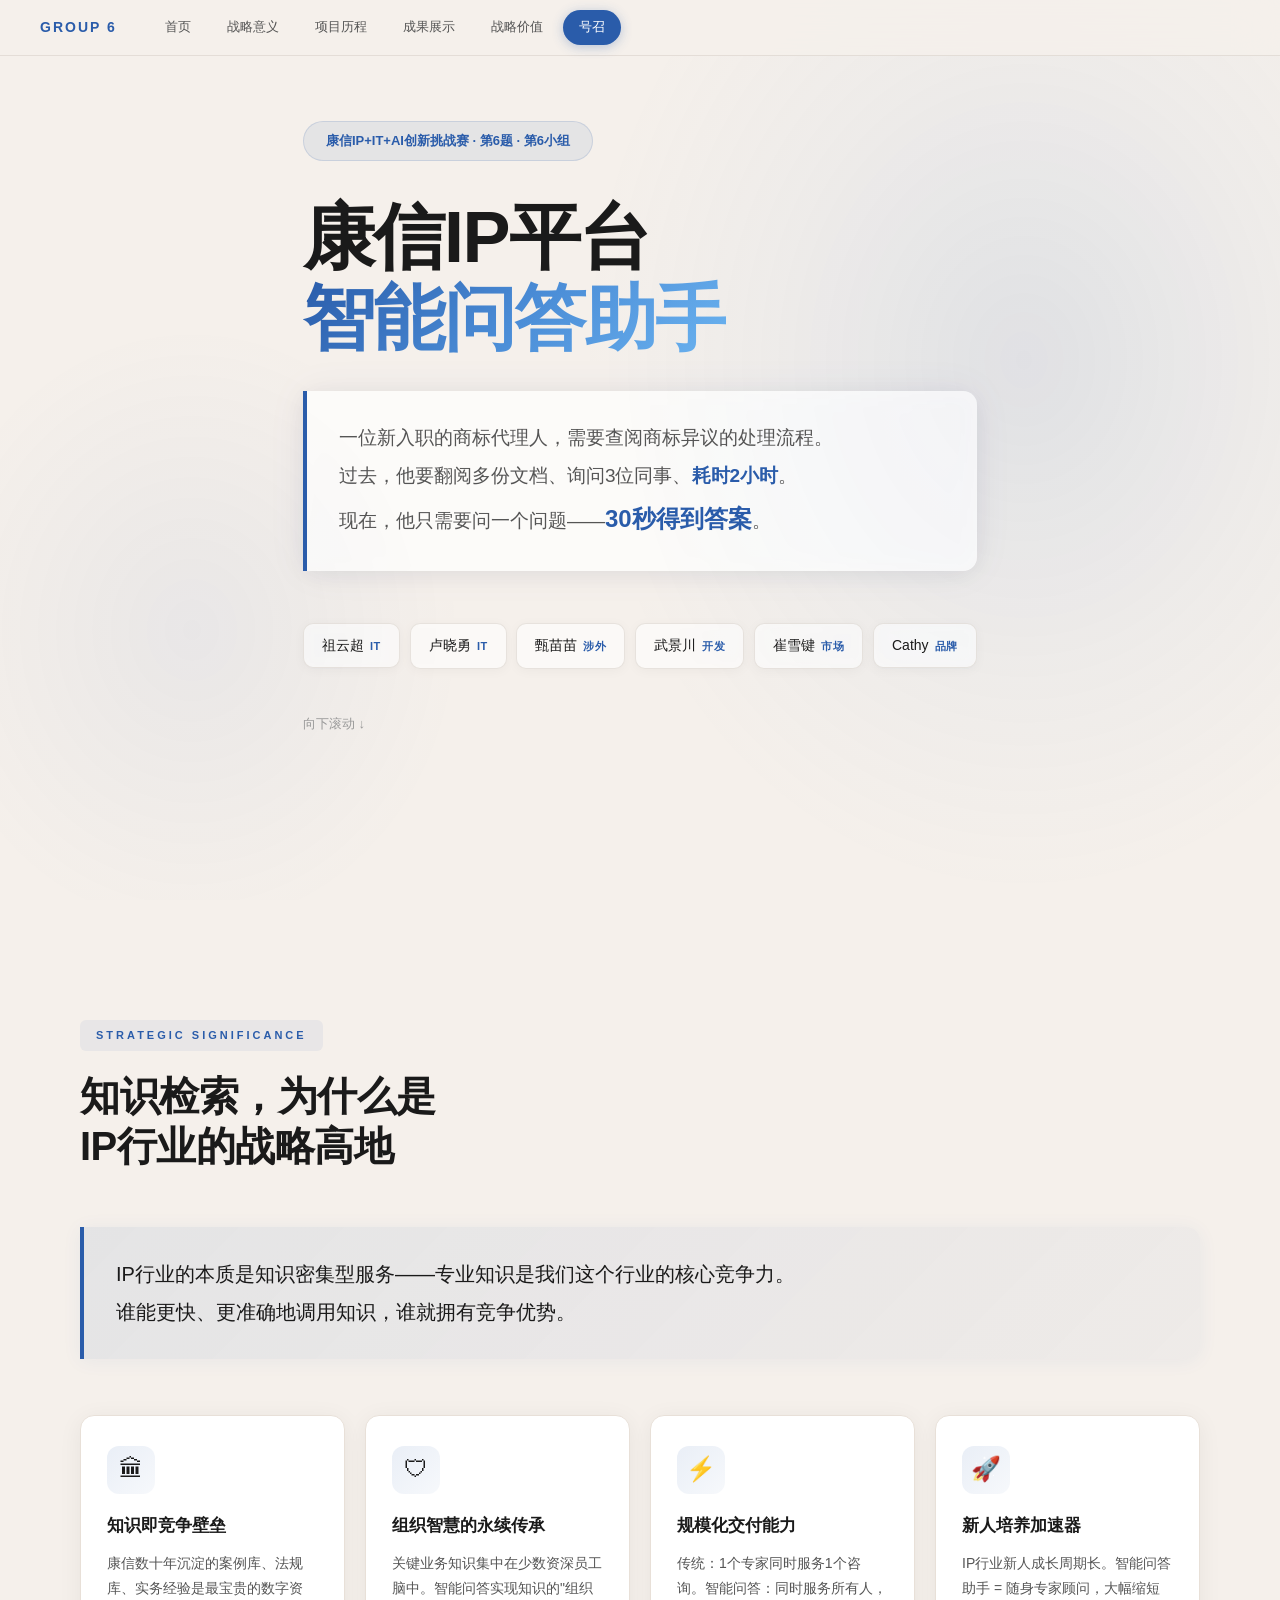
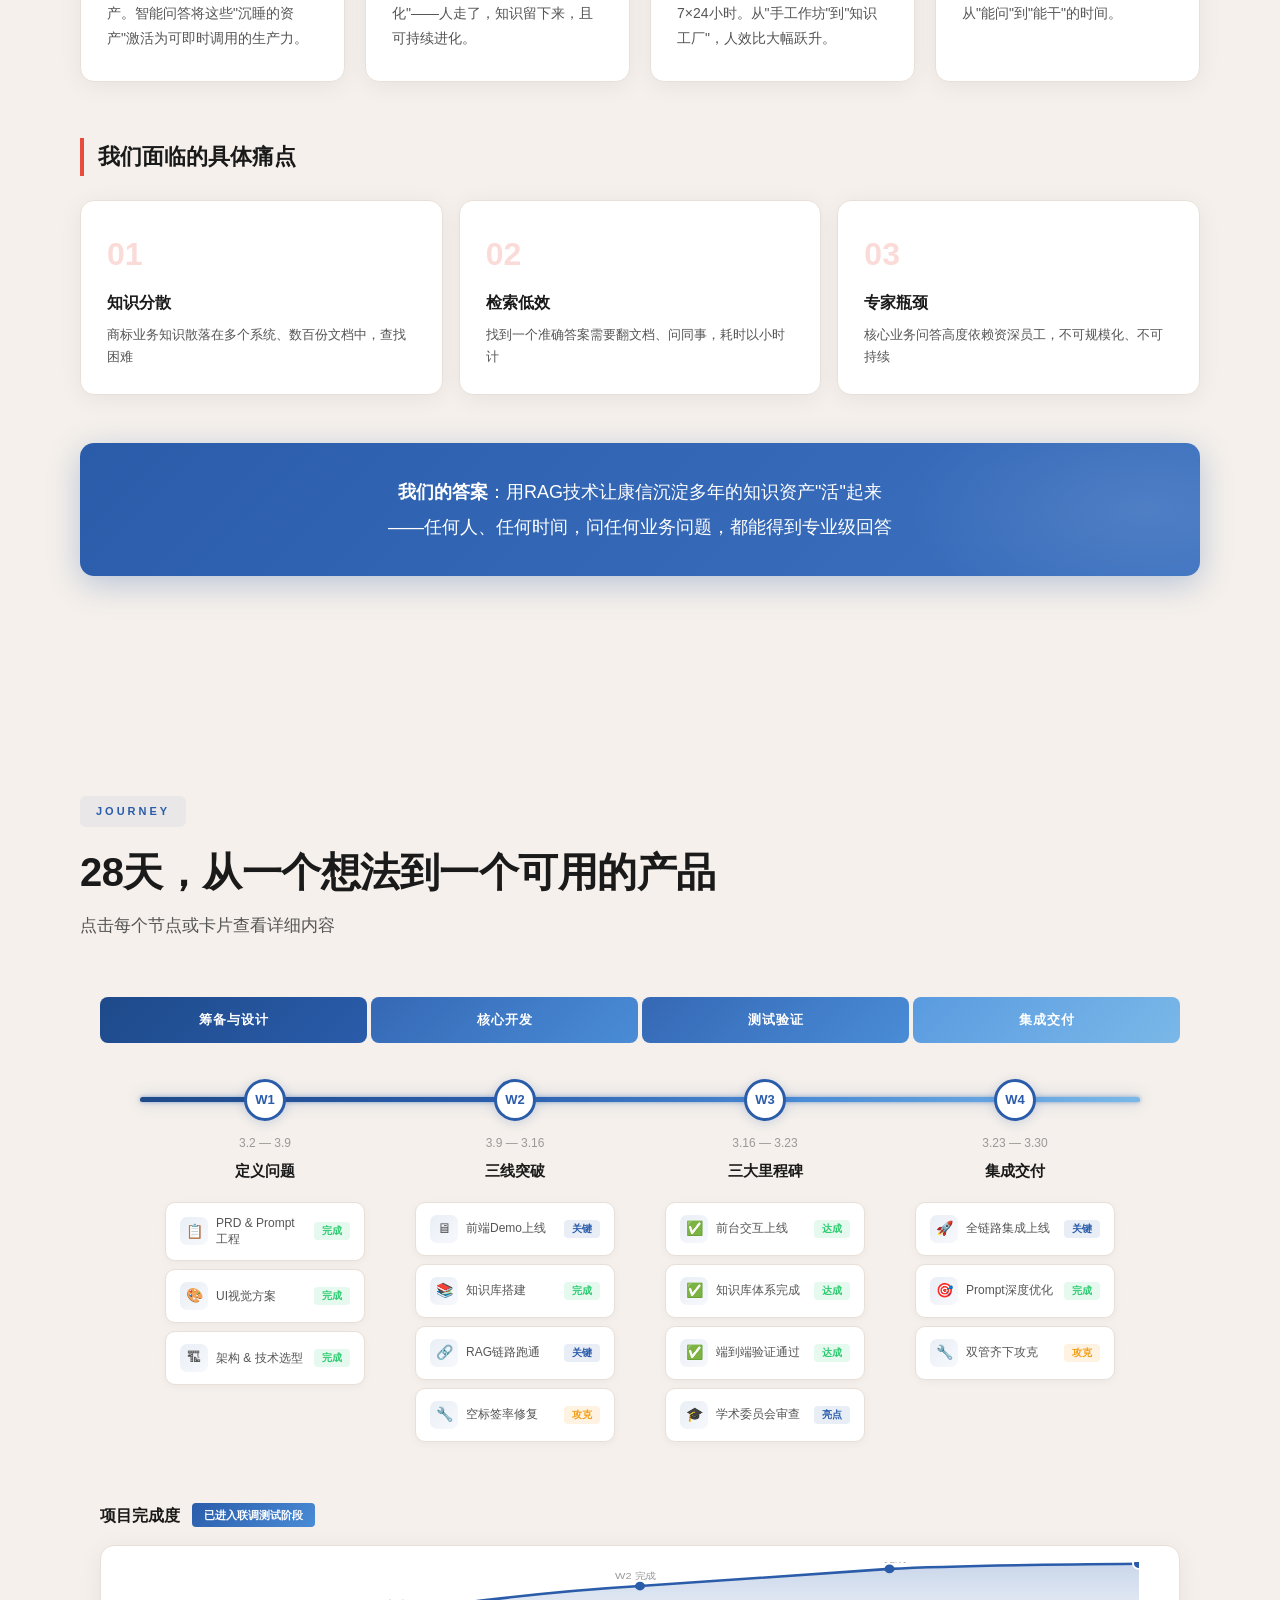
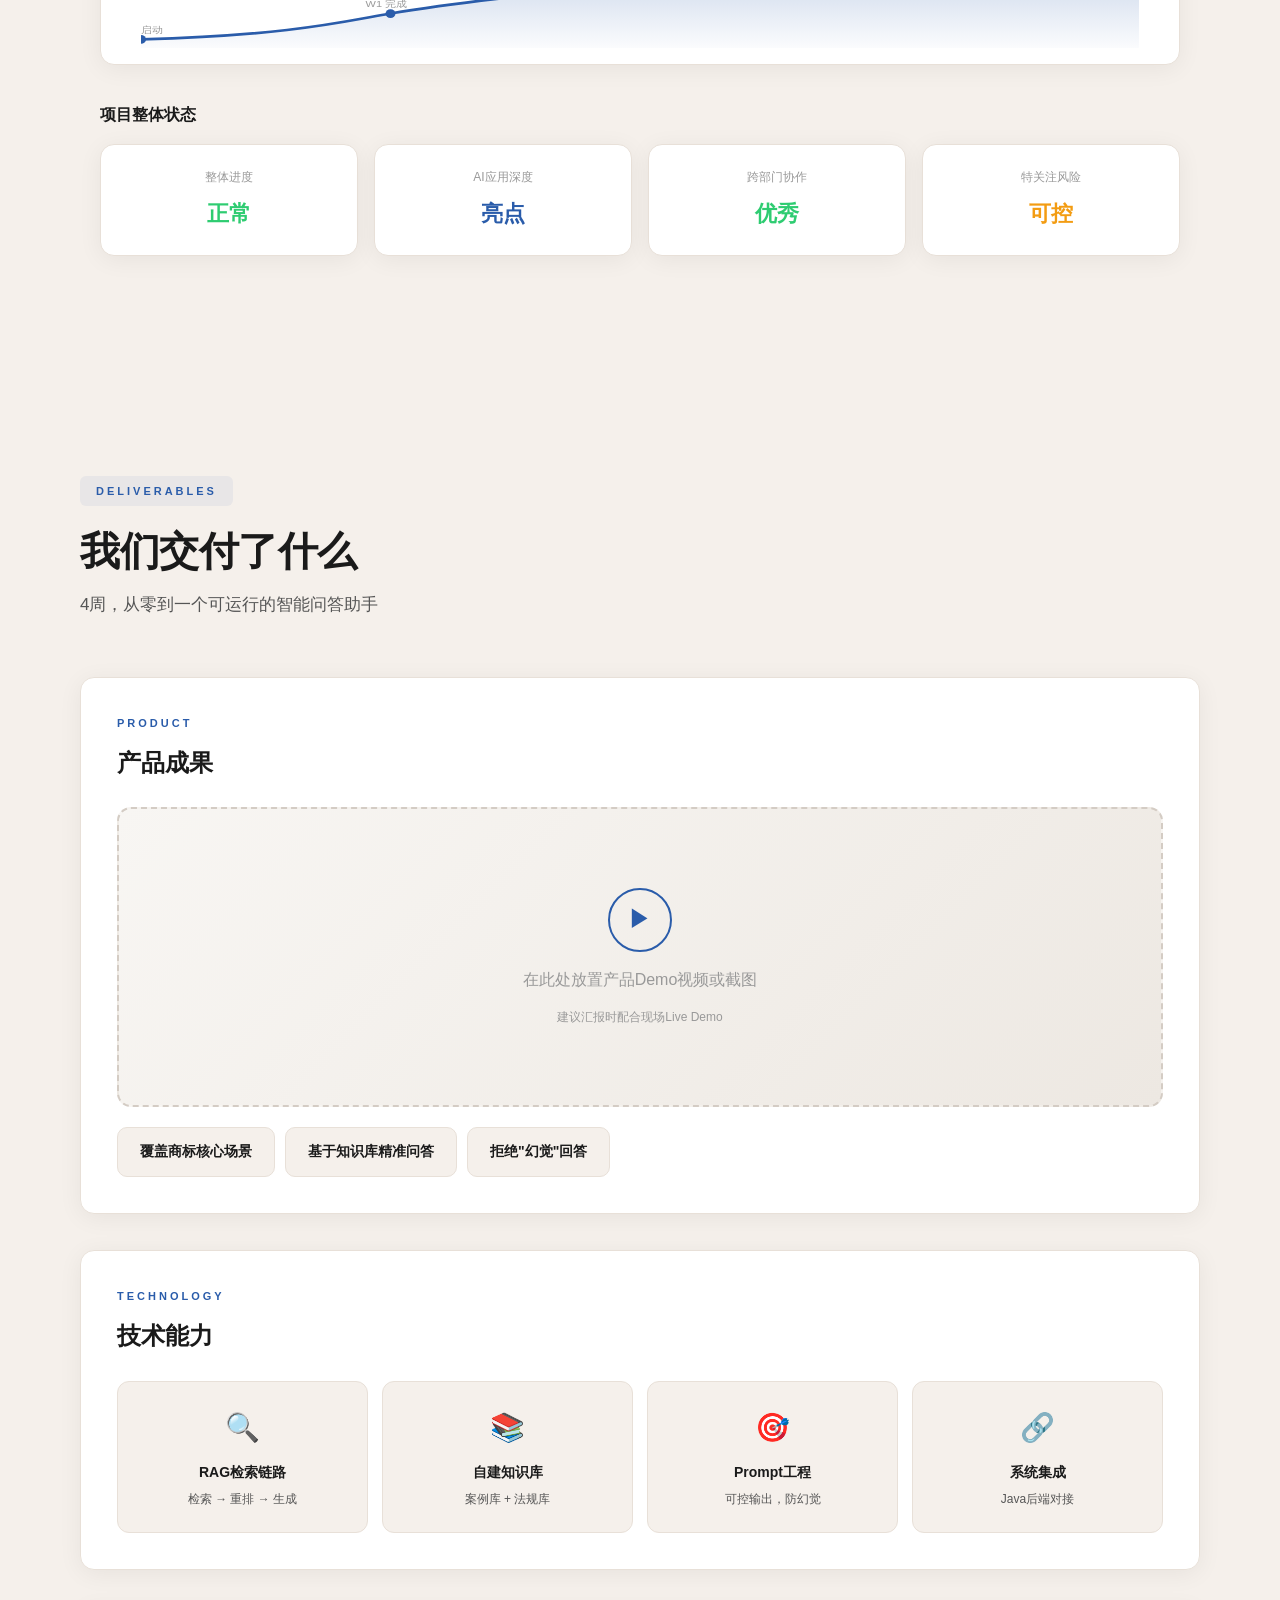
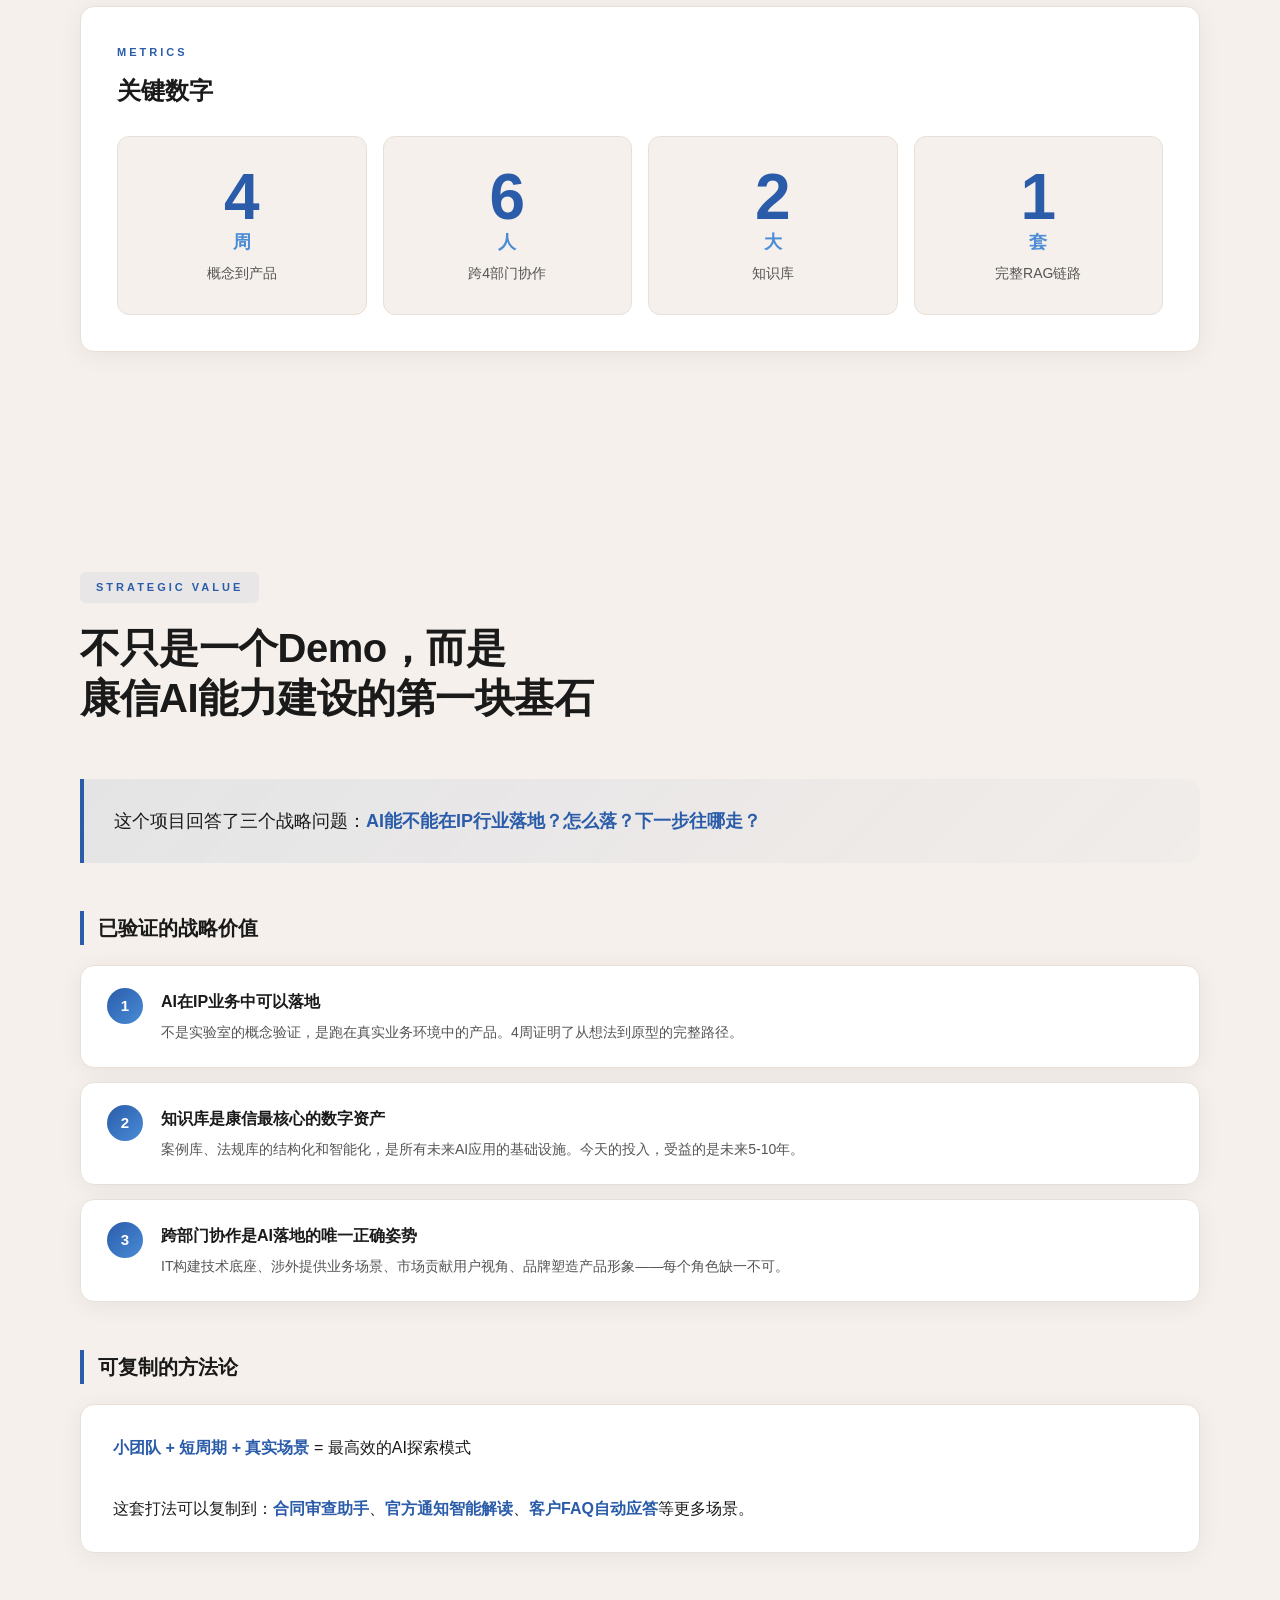
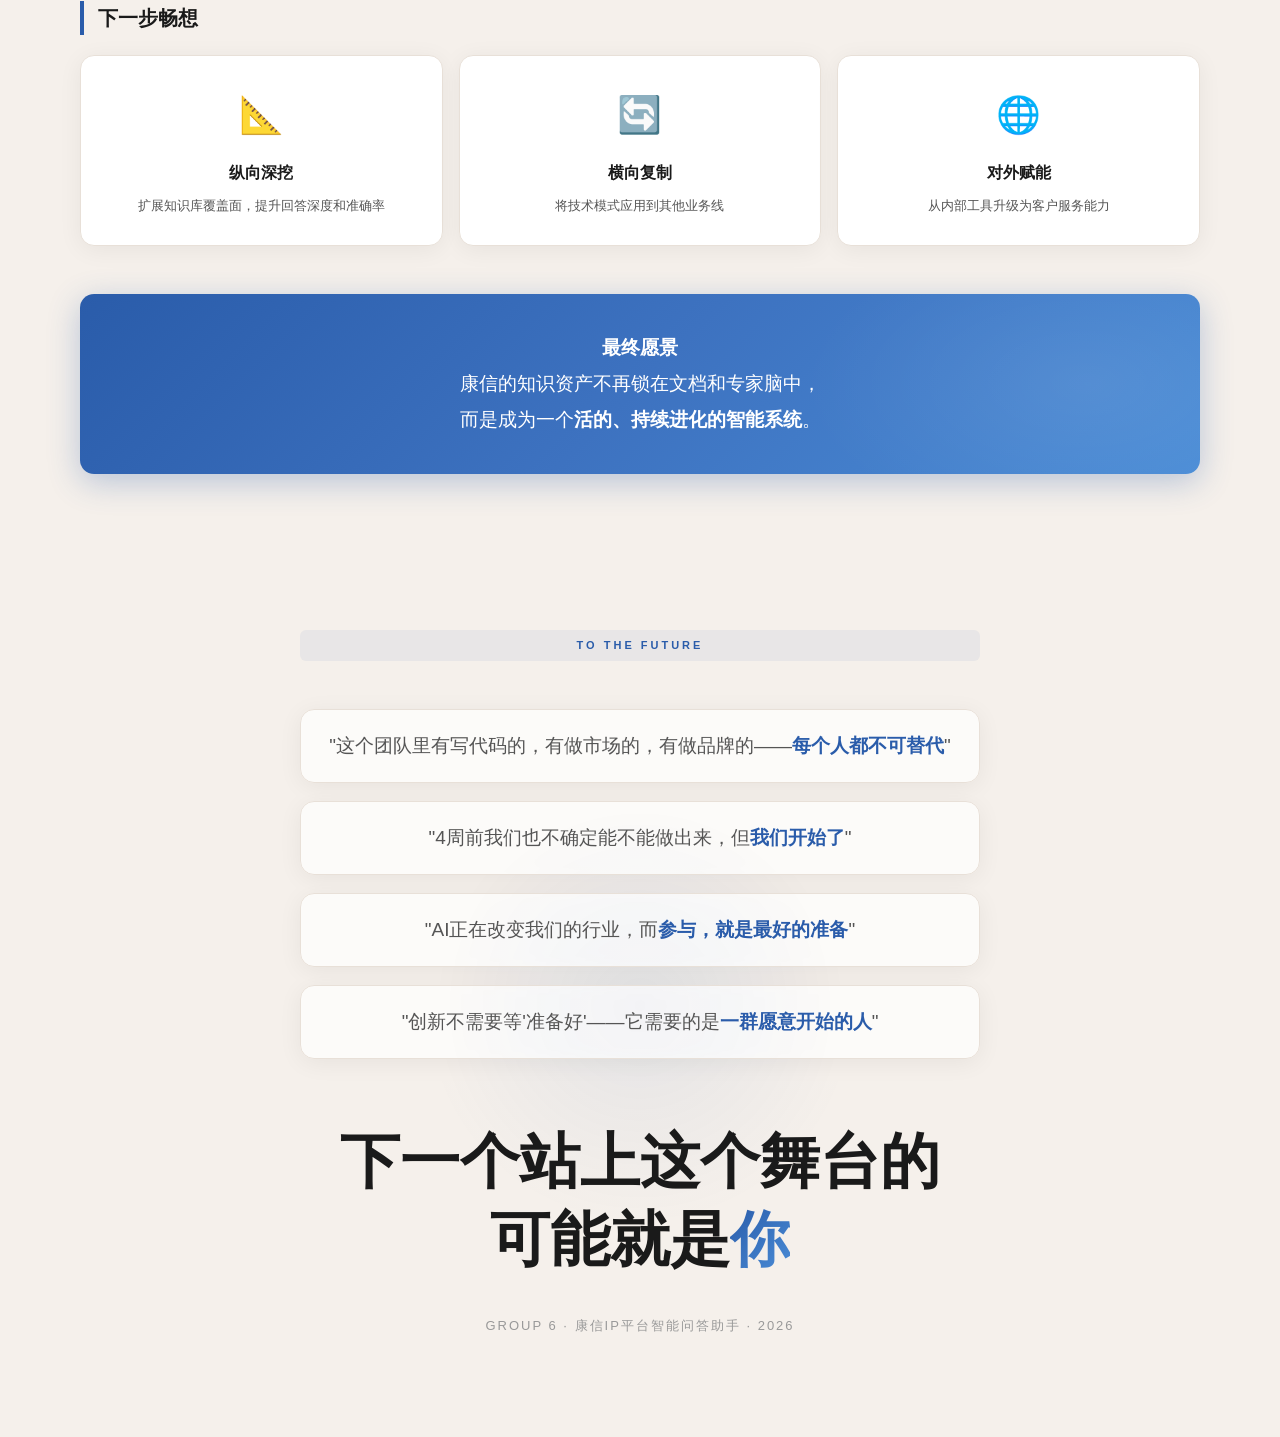
<file: presentation.html>
<!DOCTYPE html>
<html lang="zh-CN">
<head>
<meta charset="UTF-8">
<meta name="viewport" content="width=device-width, initial-scale=1.0">
<title>康信IP平台智能问答助手 — 第6小组项目汇报</title>
<style>
*, *::before, *::after { margin: 0; padding: 0; box-sizing: border-box; }

:root {
  --bg: #f5f0eb;
  --bg-dark: #e8e0d8;
  --bg-card: #ffffff;
  --text: #1a1a1a;
  --text-secondary: #555555;
  --text-muted: #999999;
  --accent: #2a5caa;
  --accent-light: #4a8cd6;
  --accent-glow: rgba(42, 92, 170, 0.25);
  --accent-bg: rgba(42, 92, 170, 0.06);
  --border: #d4ccc4;
  --border-light: #e8e0d8;
  --success: #2ecc71;
  --danger: #e74c3c;
  --warning: #f39c12;
  --shadow: 0 4px 24px rgba(0,0,0,0.06);
  --shadow-hover: 0 12px 48px rgba(0,0,0,0.12);
  --shadow-glow: 0 4px 30px rgba(42, 92, 170, 0.15);
  --radius: 14px;
}

html { scroll-behavior: smooth; }

body {
  font-family: -apple-system, "PingFang SC", "Microsoft YaHei", "Helvetica Neue", sans-serif;
  background: var(--bg);
  color: var(--text);
  line-height: 1.7;
  overflow-x: hidden;
}

/* ========== Navigation ========== */
.top-nav {
  position: fixed;
  top: 0; left: 0; right: 0;
  z-index: 200;
  background: rgba(245, 240, 235, 0.85);
  backdrop-filter: blur(20px) saturate(1.4);
  -webkit-backdrop-filter: blur(20px) saturate(1.4);
  border-bottom: 1px solid rgba(212, 204, 196, 0.5);
  padding: 0 40px;
  display: flex;
  align-items: center;
  height: 56px;
  gap: 32px;
}

.top-nav .logo {
  font-size: 14px;
  font-weight: 800;
  color: var(--accent);
  white-space: nowrap;
  letter-spacing: 2px;
}

.top-nav .nav-links { display: flex; gap: 4px; }

.top-nav .nav-link {
  padding: 6px 16px;
  font-size: 13px;
  color: var(--text-secondary);
  text-decoration: none;
  border-radius: 20px;
  transition: all 0.25s;
  cursor: pointer;
  white-space: nowrap;
  font-weight: 500;
}

.top-nav .nav-link:hover { background: var(--accent-bg); color: var(--accent); }
.top-nav .nav-link.active { background: var(--accent); color: white; box-shadow: 0 2px 12px rgba(42,92,170,0.3); }

/* ========== Sections ========== */
.section {
  padding: 120px 0 100px;
  opacity: 0;
  transform: translateY(40px);
  filter: blur(4px);
  transition: opacity 0.8s ease, transform 0.8s ease, filter 0.8s ease;
}
.section.visible { opacity: 1; transform: translateY(0); filter: blur(0); }

.container { max-width: 1200px; margin: 0 auto; padding: 0 40px; }

.section-header { margin-bottom: 56px; }

.section-tag {
  display: inline-block;
  font-size: 11px;
  font-weight: 700;
  letter-spacing: 3px;
  color: var(--accent);
  background: var(--accent-bg);
  padding: 6px 16px;
  border-radius: 6px;
  margin-bottom: 20px;
  text-transform: uppercase;
}

.section-title {
  font-size: 40px;
  font-weight: 900;
  line-height: 1.25;
  margin-bottom: 14px;
  color: var(--text);
  letter-spacing: -0.5px;
}

.section-desc {
  font-size: 17px;
  color: var(--text-secondary);
  max-width: 640px;
  line-height: 1.8;
}

/* ========== Hero ========== */
#hero {
  min-height: 100vh;
  display: flex;
  align-items: center;
  padding-top: 56px;
  position: relative;
  overflow: hidden;
}

#hero::before {
  content: '';
  position: absolute;
  top: -20%; right: -15%;
  width: 70%;
  height: 120%;
  background: radial-gradient(ellipse at center, rgba(42, 92, 170, 0.10) 0%, rgba(74, 140, 214, 0.04) 40%, transparent 70%);
  animation: heroGlow 8s ease-in-out infinite alternate;
}

#hero::after {
  content: '';
  position: absolute;
  bottom: -10%; left: -10%;
  width: 50%;
  height: 80%;
  background: radial-gradient(ellipse at center, rgba(42, 92, 170, 0.06) 0%, transparent 60%);
  animation: heroGlow 10s ease-in-out infinite alternate-reverse;
}

@keyframes heroGlow {
  0% { opacity: 0.6; transform: scale(1); }
  100% { opacity: 1; transform: scale(1.1); }
}

.hero-content { position: relative; z-index: 1; }

.hero-badge {
  display: inline-flex;
  align-items: center;
  gap: 8px;
  padding: 8px 22px;
  background: rgba(42, 92, 170, 0.08);
  border: 1px solid rgba(42, 92, 170, 0.15);
  border-radius: 24px;
  font-size: 13px;
  color: var(--accent);
  font-weight: 600;
  margin-bottom: 36px;
  backdrop-filter: blur(8px);
}

.hero-title {
  font-size: clamp(42px, 6vw, 72px);
  font-weight: 900;
  line-height: 1.12;
  margin-bottom: 32px;
  letter-spacing: -1.5px;
}

.hero-title .accent {
  background: linear-gradient(135deg, #2a5caa, #4a8cd6, #6bb3f0);
  -webkit-background-clip: text;
  -webkit-text-fill-color: transparent;
  background-clip: text;
}

.hero-scenario {
  max-width: 700px;
  font-size: 19px;
  color: var(--text-secondary);
  line-height: 2;
  margin-bottom: 52px;
  padding: 28px 32px;
  background: rgba(255,255,255,0.7);
  backdrop-filter: blur(12px);
  border-left: 4px solid var(--accent);
  border-radius: 0 var(--radius) var(--radius) 0;
  box-shadow: var(--shadow), 0 0 40px rgba(42, 92, 170, 0.06);
}

.hero-scenario em {
  color: var(--accent);
  font-style: normal;
  font-weight: 800;
}

.hero-scenario .highlight-num {
  font-size: 24px;
  font-weight: 900;
  color: var(--accent);
  animation: pulse-text 2s ease-in-out infinite;
}

@keyframes pulse-text {
  0%, 100% { opacity: 1; }
  50% { opacity: 0.7; }
}

.hero-team {
  display: flex;
  flex-wrap: wrap;
  gap: 10px;
  margin-bottom: 44px;
}

.hero-team-member {
  padding: 10px 18px;
  background: rgba(255,255,255,0.6);
  backdrop-filter: blur(8px);
  border: 1px solid rgba(212, 204, 196, 0.5);
  border-radius: 10px;
  font-size: 14px;
  font-weight: 500;
  box-shadow: 0 2px 12px rgba(0,0,0,0.04);
  transition: all 0.3s;
}

.hero-team-member:hover { transform: translateY(-2px); box-shadow: var(--shadow-glow); }

.hero-team-member .dept {
  color: var(--accent);
  font-size: 11px;
  margin-left: 6px;
  font-weight: 700;
  letter-spacing: 0.5px;
}

.hero-scroll {
  color: var(--text-muted);
  font-size: 13px;
  display: flex;
  align-items: center;
  gap: 8px;
  animation: float 2.5s ease-in-out infinite;
}

@keyframes float {
  0%, 100% { transform: translateY(0); }
  50% { transform: translateY(8px); }
}

/* ========== Strategy Cards ========== */
.strategy-quote {
  font-size: 20px;
  color: var(--text);
  line-height: 1.9;
  margin-bottom: 56px;
  padding: 28px 32px;
  background: linear-gradient(135deg, rgba(42, 92, 170, 0.08), rgba(42, 92, 170, 0.03));
  border-left: 4px solid var(--accent);
  border-radius: 0 var(--radius) var(--radius) 0;
  font-weight: 500;
  box-shadow: 0 2px 20px rgba(42, 92, 170, 0.06);
}

.cards-grid {
  display: grid;
  grid-template-columns: repeat(auto-fit, minmax(250px, 1fr));
  gap: 20px;
  margin-bottom: 56px;
}

.s-card {
  background: var(--bg-card);
  border: 1px solid var(--border-light);
  border-radius: var(--radius);
  padding: 30px 26px;
  box-shadow: var(--shadow);
  transition: all 0.4s cubic-bezier(0.25, 0.46, 0.45, 0.94);
  position: relative;
  overflow: hidden;
  opacity: 0;
  transform: translateY(20px);
}

.s-card.animate-in { opacity: 1; transform: translateY(0); }

.s-card::before {
  content: '';
  position: absolute;
  top: 0; left: 0; right: 0;
  height: 3px;
  background: linear-gradient(90deg, var(--accent), var(--accent-light));
  opacity: 0;
  transition: opacity 0.3s;
}

.s-card:hover { transform: translateY(-6px); box-shadow: var(--shadow-hover), var(--shadow-glow); }
.s-card:hover::before { opacity: 1; }

.s-card .icon {
  width: 48px; height: 48px;
  border-radius: 12px;
  background: linear-gradient(135deg, rgba(42, 92, 170, 0.1), rgba(42, 92, 170, 0.04));
  display: flex; align-items: center; justify-content: center;
  font-size: 24px;
  margin-bottom: 18px;
}

.s-card h3 { font-size: 17px; font-weight: 800; margin-bottom: 10px; }
.s-card p { font-size: 14px; color: var(--text-secondary); line-height: 1.8; }

.pain-title {
  font-size: 22px;
  font-weight: 800;
  margin-bottom: 24px;
  padding-left: 14px;
  border-left: 4px solid var(--danger);
}

.pain-grid {
  display: grid;
  grid-template-columns: repeat(3, 1fr);
  gap: 16px;
  margin-bottom: 48px;
}

.pain-item {
  background: var(--bg-card);
  border: 1px solid var(--border-light);
  border-radius: var(--radius);
  padding: 26px;
  box-shadow: var(--shadow);
  transition: all 0.3s;
}

.pain-item:hover { transform: translateY(-3px); box-shadow: var(--shadow-hover); }

.pain-item .num { font-size: 32px; font-weight: 900; color: rgba(231,76,60,0.2); margin-bottom: 8px; }
.pain-item h4 { font-size: 16px; font-weight: 800; margin-bottom: 8px; }
.pain-item p { font-size: 13px; color: var(--text-secondary); line-height: 1.7; }

.solution-box {
  background: linear-gradient(135deg, #2a5caa, #3d72c0);
  color: white;
  padding: 32px 36px;
  border-radius: var(--radius);
  font-size: 18px;
  line-height: 1.9;
  text-align: center;
  box-shadow: 0 8px 32px rgba(42, 92, 170, 0.3);
  position: relative;
  overflow: hidden;
}

.solution-box::before {
  content: '';
  position: absolute;
  top: -50%; right: -20%;
  width: 50%; height: 200%;
  background: radial-gradient(ellipse, rgba(255,255,255,0.1), transparent 60%);
}

/* ========== HORIZONTAL TIMELINE ========== */
#journey {
  padding: 120px 0 100px;
  background: var(--bg);
}

.journey-wrapper { position: relative; }

.phase-row {
  display: flex;
  gap: 4px;
  margin-bottom: 36px;
  padding: 0 20px;
}

.phase-bar {
  flex: 1;
  text-align: center;
  padding: 12px 0;
  border-radius: 8px;
  font-size: 13px;
  font-weight: 700;
  letter-spacing: 1px;
  transition: all 0.3s;
}

.phase-bar.p1 { background: linear-gradient(135deg, #1e4a8a, #2a5caa); color: white; }
.phase-bar.p2 { background: linear-gradient(135deg, #3568b5, #4a8cd6); color: white; }
.phase-bar.p3 { background: linear-gradient(135deg, #5a9be0, #7ab8e8); color: white; }

.h-timeline { position: relative; padding: 0 20px; margin-bottom: 0; }

.h-timeline-track {
  display: flex;
  justify-content: space-between;
  align-items: flex-start;
  position: relative;
  padding: 0 40px;
}

.h-timeline-track::before {
  content: '';
  position: absolute;
  top: 20px; left: 40px; right: 40px;
  height: 3px;
  background: var(--border);
  z-index: 0;
}

.h-timeline-track::after {
  content: '';
  position: absolute;
  top: 18px; left: 40px; right: 40px;
  height: 5px;
  background: linear-gradient(to right, #1e4a8a, #2a5caa, #4a8cd6, #7ab8e8);
  z-index: 1;
  border-radius: 3px;
  box-shadow: 0 0 16px rgba(42, 92, 170, 0.3), 0 0 4px rgba(42, 92, 170, 0.5);
}

.h-node {
  display: flex;
  flex-direction: column;
  align-items: center;
  position: relative;
  z-index: 2;
  flex: 1;
  max-width: 260px;
}

.h-node-dot {
  width: 42px; height: 42px;
  border-radius: 50%;
  background: var(--bg-card);
  border: 3px solid var(--accent);
  display: flex; align-items: center; justify-content: center;
  font-size: 13px;
  font-weight: 800;
  color: var(--accent);
  cursor: pointer;
  transition: all 0.3s;
  box-shadow: 0 2px 12px rgba(42, 92, 170, 0.2), 0 0 0 0 rgba(42, 92, 170, 0.3);
  position: relative;
  animation: nodePulse 3s ease-in-out infinite;
}

@keyframes nodePulse {
  0%, 100% { box-shadow: 0 2px 12px rgba(42, 92, 170, 0.2), 0 0 0 0 rgba(42, 92, 170, 0.2); }
  50% { box-shadow: 0 2px 12px rgba(42, 92, 170, 0.2), 0 0 0 8px rgba(42, 92, 170, 0); }
}

.h-node-dot:hover, .h-node.active .h-node-dot {
  background: var(--accent);
  color: white;
  transform: scale(1.2);
  box-shadow: 0 4px 24px rgba(42, 92, 170, 0.4);
  animation: none;
}

.h-node-date {
  margin-top: 14px;
  font-size: 12px;
  color: var(--text-muted);
  text-align: center;
  line-height: 1.4;
  font-weight: 500;
}

.h-node-label {
  margin-top: 6px;
  font-size: 15px;
  font-weight: 800;
  text-align: center;
  color: var(--text);
}

.h-node-cards {
  display: flex;
  flex-direction: column;
  gap: 8px;
  margin-top: 18px;
  width: 100%;
  max-width: 200px;
}

.thumb-card {
  background: var(--bg-card);
  border: 1px solid var(--border-light);
  border-radius: 10px;
  padding: 12px 14px;
  font-size: 12px;
  color: var(--text-secondary);
  cursor: pointer;
  transition: all 0.25s;
  box-shadow: 0 2px 8px rgba(0,0,0,0.04);
  display: flex;
  align-items: center;
  gap: 8px;
  line-height: 1.4;
}

.thumb-card:hover {
  border-color: var(--accent);
  box-shadow: var(--shadow-glow);
  transform: translateY(-3px);
}

.thumb-card .thumb-icon {
  width: 28px; height: 28px;
  border-radius: 7px;
  background: linear-gradient(135deg, rgba(42, 92, 170, 0.1), rgba(42, 92, 170, 0.04));
  display: flex; align-items: center; justify-content: center;
  font-size: 14px;
  flex-shrink: 0;
}

.thumb-card .thumb-badge {
  display: inline-block;
  padding: 2px 8px;
  border-radius: 4px;
  font-size: 10px;
  font-weight: 700;
  margin-left: auto;
  flex-shrink: 0;
}

.badge-done { background: rgba(46,204,113,0.12); color: var(--success); }
.badge-key { background: rgba(42,92,170,0.1); color: var(--accent); }
.badge-fix { background: rgba(243,156,18,0.12); color: var(--warning); }

/* ========== Progress Curve ========== */
.progress-section { margin-top: 60px; padding: 0 20px; }

.progress-label {
  font-size: 16px;
  font-weight: 800;
  margin-bottom: 16px;
  color: var(--text);
  display: flex;
  align-items: center;
  gap: 12px;
}

.progress-label .tag {
  font-size: 11px;
  padding: 3px 12px;
  background: linear-gradient(135deg, var(--accent), var(--accent-light));
  color: white;
  border-radius: 4px;
  font-weight: 600;
}

.progress-chart {
  position: relative;
  height: 120px;
  background: var(--bg-card);
  border: 1px solid var(--border-light);
  border-radius: var(--radius);
  padding: 16px 40px;
  box-shadow: var(--shadow);
  overflow: hidden;
}

.progress-svg { width: 100%; height: 100%; }

.progress-svg .line-path {
  stroke-dasharray: 1200;
  stroke-dashoffset: 1200;
  transition: stroke-dashoffset 2s ease-out;
}

.progress-svg.animate .line-path { stroke-dashoffset: 0; }

/* ========== Status Dashboard ========== */
.status-row { margin-top: 36px; padding: 0 20px; }

.status-label { font-size: 16px; font-weight: 800; margin-bottom: 16px; color: var(--text); }

.status-grid {
  display: grid;
  grid-template-columns: repeat(4, 1fr);
  gap: 16px;
}

.status-item {
  background: var(--bg-card);
  border: 1px solid var(--border-light);
  border-radius: var(--radius);
  padding: 22px;
  text-align: center;
  box-shadow: var(--shadow);
  transition: all 0.3s;
}

.status-item:hover { transform: translateY(-3px); box-shadow: var(--shadow-hover); }

.status-item .s-label { font-size: 12px; color: var(--text-muted); margin-bottom: 8px; font-weight: 500; }
.status-item .s-value { font-size: 22px; font-weight: 900; }
.s-value.green { color: var(--success); }
.s-value.blue { color: var(--accent); }
.s-value.orange { color: var(--warning); }

/* ========== Modal ========== */
.modal-overlay {
  position: fixed;
  top: 0; left: 0; right: 0; bottom: 0;
  background: rgba(0, 0, 0, 0.5);
  backdrop-filter: blur(8px);
  -webkit-backdrop-filter: blur(8px);
  z-index: 1000;
  display: none;
  align-items: center;
  justify-content: center;
  padding: 40px;
  opacity: 0;
  transition: opacity 0.3s;
}

.modal-overlay.show { display: flex; opacity: 1; }

.modal {
  background: var(--bg-card);
  border-radius: 20px;
  max-width: 720px;
  width: 100%;
  max-height: 80vh;
  overflow-y: auto;
  box-shadow: 0 24px 80px rgba(0,0,0,0.2);
  transform: translateY(20px) scale(0.97);
  transition: transform 0.35s cubic-bezier(0.25, 0.46, 0.45, 0.94);
}

.modal-overlay.show .modal { transform: translateY(0) scale(1); }

.modal-header {
  padding: 28px 32px 20px;
  border-bottom: 1px solid var(--border-light);
  display: flex;
  justify-content: space-between;
  align-items: flex-start;
  position: sticky;
  top: 0;
  background: var(--bg-card);
  border-radius: 20px 20px 0 0;
  z-index: 1;
}

.modal-header h2 { font-size: 22px; font-weight: 900; }
.modal-header .meta { font-size: 13px; color: var(--text-muted); margin-top: 4px; }

.modal-close {
  width: 36px; height: 36px;
  border-radius: 50%;
  border: 1px solid var(--border-light);
  background: var(--bg);
  font-size: 18px;
  cursor: pointer;
  display: flex; align-items: center; justify-content: center;
  transition: all 0.2s;
  flex-shrink: 0;
}

.modal-close:hover { background: var(--danger); color: white; border-color: var(--danger); }

.modal-body { padding: 24px 32px 32px; }

.modal-body .detail-item {
  display: flex;
  gap: 12px;
  margin-bottom: 16px;
  font-size: 15px;
  line-height: 1.8;
}

.modal-body .detail-item::before {
  content: '';
  width: 6px; height: 6px;
  border-radius: 50%;
  background: var(--accent);
  flex-shrink: 0;
  margin-top: 11px;
}

.modal-highlight {
  background: linear-gradient(135deg, rgba(42, 92, 170, 0.08), rgba(42, 92, 170, 0.03));
  border: 1px solid rgba(42, 92, 170, 0.12);
  border-radius: var(--radius);
  padding: 22px 26px;
  margin: 22px 0;
}

.modal-highlight .hl-label {
  font-size: 12px;
  font-weight: 700;
  color: var(--accent);
  letter-spacing: 1px;
  margin-bottom: 10px;
}

.modal-milestone {
  display: inline-flex;
  align-items: center;
  gap: 6px;
  padding: 5px 16px;
  background: rgba(46,204,113,0.08);
  border: 1px solid rgba(46,204,113,0.2);
  border-radius: 20px;
  font-size: 13px;
  color: var(--success);
  font-weight: 600;
  margin: 4px 4px 4px 0;
}

/* ========== Results ========== */
.results-grid {
  display: grid;
  grid-template-columns: 1fr;
  gap: 36px;
}

.result-block {
  background: var(--bg-card);
  border: 1px solid var(--border-light);
  border-radius: var(--radius);
  padding: 36px;
  box-shadow: var(--shadow);
  transition: all 0.3s;
}

.result-block:hover { box-shadow: var(--shadow-hover); }

.result-block .rb-tag {
  font-size: 11px;
  font-weight: 700;
  letter-spacing: 3px;
  color: var(--accent);
  margin-bottom: 10px;
}

.result-block h3 { font-size: 24px; font-weight: 900; margin-bottom: 24px; }

.demo-placeholder {
  width: 100%;
  height: 300px;
  background: linear-gradient(135deg, #f8f6f3, #ede8e2);
  border: 2px dashed var(--border);
  border-radius: var(--radius);
  display: flex;
  flex-direction: column;
  align-items: center;
  justify-content: center;
  gap: 14px;
  color: var(--text-muted);
}

.demo-placeholder .play-btn {
  width: 64px; height: 64px;
  border-radius: 50%;
  border: 2px solid var(--accent);
  display: flex; align-items: center; justify-content: center;
  font-size: 24px;
  color: var(--accent);
  transition: all 0.3s;
}

.demo-placeholder .play-btn:hover {
  background: var(--accent);
  color: white;
  box-shadow: 0 4px 20px rgba(42, 92, 170, 0.3);
}

.tech-row {
  display: grid;
  grid-template-columns: repeat(4, 1fr);
  gap: 14px;
}

.tech-card {
  padding: 22px 16px;
  background: var(--bg);
  border: 1px solid var(--border-light);
  border-radius: 12px;
  text-align: center;
  transition: all 0.3s;
}

.tech-card:hover { transform: translateY(-3px); box-shadow: var(--shadow); }

.tech-card .t-icon { font-size: 28px; margin-bottom: 10px; }
.tech-card h4 { font-size: 14px; font-weight: 700; margin-bottom: 4px; }
.tech-card p { font-size: 12px; color: var(--text-secondary); }

.metrics-row {
  display: grid;
  grid-template-columns: repeat(4, 1fr);
  gap: 16px;
}

.metric-item {
  text-align: center;
  padding: 28px 12px;
  background: var(--bg);
  border-radius: 12px;
  border: 1px solid var(--border-light);
  cursor: pointer;
  transition: all 0.3s;
  position: relative;
  overflow: hidden;
}

.metric-item::after {
  content: '';
  position: absolute;
  bottom: 0; left: 20%; right: 20%;
  height: 3px;
  background: linear-gradient(90deg, transparent, var(--accent), transparent);
  opacity: 0;
  transition: opacity 0.3s;
}

.metric-item:hover { transform: translateY(-4px); box-shadow: var(--shadow-glow); }
.metric-item:hover::after { opacity: 1; }

.metric-item .num {
  font-size: 64px;
  font-weight: 900;
  color: var(--accent);
  line-height: 1;
}

.metric-item .unit { font-size: 18px; color: var(--accent-light); font-weight: 700; }
.metric-item .label { font-size: 14px; color: var(--text-secondary); margin-top: 6px; font-weight: 500; }

.feat-tags {
  display: flex;
  flex-wrap: wrap;
  gap: 10px;
  margin-top: 20px;
}

.feat-tag {
  padding: 12px 22px;
  background: var(--bg);
  border: 1px solid var(--border-light);
  border-radius: 10px;
  font-size: 14px;
  font-weight: 600;
  transition: all 0.2s;
}

.feat-tag:hover { border-color: var(--accent); color: var(--accent); }

/* ========== Strategic Value ========== */
.value-intro {
  font-size: 18px;
  color: var(--text);
  margin-bottom: 48px;
  padding: 26px 30px;
  background: linear-gradient(135deg, rgba(42, 92, 170, 0.08), rgba(42, 92, 170, 0.02));
  border-left: 4px solid var(--accent);
  border-radius: 0 var(--radius) var(--radius) 0;
  line-height: 1.8;
}

.value-intro strong { color: var(--accent); }

.value-group { margin-bottom: 48px; }

.value-group h3 {
  font-size: 20px;
  font-weight: 800;
  margin-bottom: 20px;
  padding-left: 14px;
  border-left: 4px solid var(--accent);
}

.value-list { display: flex; flex-direction: column; gap: 14px; }

.value-card {
  display: flex;
  gap: 18px;
  align-items: flex-start;
  padding: 22px 26px;
  background: var(--bg-card);
  border: 1px solid var(--border-light);
  border-radius: var(--radius);
  box-shadow: var(--shadow);
  transition: all 0.3s;
}

.value-card:hover { transform: translateX(6px); box-shadow: var(--shadow-hover); }

.value-card .v-num {
  width: 36px; height: 36px;
  border-radius: 50%;
  background: linear-gradient(135deg, var(--accent), var(--accent-light));
  color: white;
  display: flex; align-items: center; justify-content: center;
  font-size: 15px;
  font-weight: 800;
  flex-shrink: 0;
}

.value-card h4 { font-size: 16px; font-weight: 800; margin-bottom: 6px; }
.value-card p { font-size: 14px; color: var(--text-secondary); line-height: 1.7; }

.method-box {
  background: var(--bg-card);
  border: 1px solid var(--border-light);
  border-radius: var(--radius);
  padding: 28px 32px;
  box-shadow: var(--shadow);
  font-size: 16px;
  line-height: 1.9;
}

.method-box strong { color: var(--accent); }

.future-row {
  display: grid;
  grid-template-columns: repeat(3, 1fr);
  gap: 16px;
}

.future-item {
  padding: 28px;
  background: var(--bg-card);
  border: 1px solid var(--border-light);
  border-radius: var(--radius);
  text-align: center;
  box-shadow: var(--shadow);
  transition: all 0.4s;
}

.future-item:hover { transform: translateY(-6px); box-shadow: var(--shadow-hover), var(--shadow-glow); }

.future-item .f-icon { font-size: 36px; margin-bottom: 14px; }
.future-item h4 { font-size: 16px; font-weight: 800; margin-bottom: 8px; }
.future-item p { font-size: 13px; color: var(--text-secondary); line-height: 1.7; }

.vision-box {
  margin-top: 48px;
  padding: 36px;
  background: linear-gradient(135deg, #2a5caa, #3d72c0, #4a8cd6);
  color: white;
  border-radius: var(--radius);
  text-align: center;
  font-size: 19px;
  line-height: 1.9;
  box-shadow: 0 8px 32px rgba(42, 92, 170, 0.3);
  position: relative;
  overflow: hidden;
}

.vision-box::before {
  content: '';
  position: absolute;
  top: -50%; right: -20%;
  width: 60%; height: 200%;
  background: radial-gradient(ellipse, rgba(255,255,255,0.08), transparent 60%);
}

/* ========== CTA ========== */
#cta {
  min-height: 80vh;
  display: flex;
  align-items: center;
  justify-content: center;
  text-align: center;
  padding-top: 56px;
  position: relative;
  overflow: hidden;
}

#cta::before {
  content: '';
  position: absolute;
  top: 20%; left: 30%;
  width: 40%; height: 60%;
  background: radial-gradient(ellipse, rgba(42, 92, 170, 0.08), transparent 60%);
  animation: ctaGlow 6s ease-in-out infinite alternate;
}

@keyframes ctaGlow {
  0% { opacity: 0.5; transform: scale(0.9); }
  100% { opacity: 1; transform: scale(1.1); }
}

.cta-wrapper { max-width: 720px; position: relative; z-index: 1; }

.cta-quotes {
  display: flex;
  flex-direction: column;
  gap: 18px;
  margin-bottom: 64px;
}

.cta-quote {
  font-size: 19px;
  color: var(--text-secondary);
  line-height: 1.9;
  padding: 18px 28px;
  background: rgba(255,255,255,0.7);
  backdrop-filter: blur(8px);
  border: 1px solid var(--border-light);
  border-radius: var(--radius);
  box-shadow: var(--shadow);
  opacity: 0;
  transform: translateY(15px);
  transition: all 0.6s ease;
}

.cta-quote.animate-in { opacity: 1; transform: translateY(0); }

.cta-quote em { color: var(--accent); font-style: normal; font-weight: 700; }

.cta-big {
  font-size: clamp(34px, 5vw, 60px);
  font-weight: 900;
  line-height: 1.3;
  margin-bottom: 36px;
  opacity: 0;
  transform: translateY(20px);
  transition: all 0.8s ease 0.8s;
}

.cta-big.animate-in { opacity: 1; transform: translateY(0); }

.cta-big .accent {
  background: linear-gradient(135deg, #2a5caa, #4a8cd6);
  -webkit-background-clip: text;
  -webkit-text-fill-color: transparent;
  background-clip: text;
  animation: breathe 3s ease-in-out infinite;
}

@keyframes breathe {
  0%, 100% { opacity: 1; filter: brightness(1); }
  50% { opacity: 0.8; filter: brightness(1.3); }
}

.cta-footer {
  font-size: 13px;
  color: var(--text-muted);
  letter-spacing: 2px;
  font-weight: 500;
}

/* ========== Responsive ========== */
@media (max-width: 900px) {
  .container { padding: 0 20px; }
  .section { padding: 80px 0 60px; }
  .section-title { font-size: 28px; }
  .cards-grid { grid-template-columns: 1fr; }
  .pain-grid { grid-template-columns: 1fr; }
  .tech-row { grid-template-columns: 1fr 1fr; }
  .metrics-row { grid-template-columns: 1fr 1fr; }
  .status-grid { grid-template-columns: 1fr 1fr; }
  .future-row { grid-template-columns: 1fr; }
  .h-timeline-track { flex-wrap: wrap; gap: 24px; justify-content: center; }
  .h-timeline-track::before, .h-timeline-track::after { display: none; }
  .top-nav { padding: 0 16px; gap: 12px; }
  .top-nav .nav-links { gap: 0; overflow-x: auto; }
  .phase-row { flex-direction: column; }
  .metric-item .num { font-size: 48px; }
}
</style>
</head>
<body>

<!-- ========== Top Nav ========== -->
<nav class="top-nav">
  <div class="logo">GROUP 6</div>
  <div class="nav-links">
    <a class="nav-link active" data-target="hero">首页</a>
    <a class="nav-link" data-target="strategy">战略意义</a>
    <a class="nav-link" data-target="journey">项目历程</a>
    <a class="nav-link" data-target="results">成果展示</a>
    <a class="nav-link" data-target="value">战略价值</a>
    <a class="nav-link" data-target="cta">号召</a>
  </div>
</nav>

<!-- ========== Modal ========== -->
<div class="modal-overlay" id="modalOverlay" onclick="if(event.target===this)closeModal()">
  <div class="modal">
    <div class="modal-header">
      <div>
        <h2 id="modalTitle"></h2>
        <div class="meta" id="modalMeta"></div>
      </div>
      <button class="modal-close" onclick="closeModal()">✕</button>
    </div>
    <div class="modal-body" id="modalBody"></div>
  </div>
</div>

<!-- ==================== Hero ==================== -->
<section class="section visible" id="hero">
  <div class="container">
    <div class="hero-content">
      <div class="hero-badge">康信IP+IT+AI创新挑战赛 · 第6题 · 第6小组</div>
      <h1 class="hero-title">康信IP平台<br><span class="accent">智能问答助手</span></h1>
      <div class="hero-scenario">
        一位新入职的商标代理人，需要查阅商标异议的处理流程。<br>
        过去，他要翻阅多份文档、询问3位同事、<em>耗时2小时</em>。<br>
        现在，他只需要问一个问题——<em class="highlight-num">30秒得到答案</em>。
      </div>
      <div class="hero-team">
        <div class="hero-team-member">祖云超<span class="dept">IT</span></div>
        <div class="hero-team-member">卢晓勇<span class="dept">IT</span></div>
        <div class="hero-team-member">甄苗苗<span class="dept">涉外</span></div>
        <div class="hero-team-member">武景川<span class="dept">开发</span></div>
        <div class="hero-team-member">崔雪键<span class="dept">市场</span></div>
        <div class="hero-team-member">Cathy<span class="dept">品牌</span></div>
      </div>
      <div class="hero-scroll">向下滚动 ↓</div>
    </div>
  </div>
</section>

<!-- ==================== Strategy ==================== -->
<section class="section" id="strategy">
  <div class="container">
    <div class="section-header">
      <div class="section-tag">STRATEGIC SIGNIFICANCE</div>
      <h2 class="section-title">知识检索，为什么是<br>IP行业的战略高地</h2>
    </div>

    <div class="strategy-quote">
      IP行业的本质是知识密集型服务——专业知识是我们这个行业的核心竞争力。<br>
      谁能更快、更准确地调用知识，谁就拥有竞争优势。
    </div>

    <div class="cards-grid">
      <div class="s-card">
        <div class="icon">🏛</div>
        <h3>知识即竞争壁垒</h3>
        <p>康信数十年沉淀的案例库、法规库、实务经验是最宝贵的数字资产。智能问答将这些"沉睡的资产"激活为可即时调用的生产力。</p>
      </div>
      <div class="s-card">
        <div class="icon">🛡</div>
        <h3>组织智慧的永续传承</h3>
        <p>关键业务知识集中在少数资深员工脑中。智能问答实现知识的"组织化"——人走了，知识留下来，且可持续进化。</p>
      </div>
      <div class="s-card">
        <div class="icon">⚡</div>
        <h3>规模化交付能力</h3>
        <p>传统：1个专家同时服务1个咨询。智能问答：同时服务所有人，7×24小时。从"手工作坊"到"知识工厂"，人效比大幅跃升。</p>
      </div>
      <div class="s-card">
        <div class="icon">🚀</div>
        <h3>新人培养加速器</h3>
        <p>IP行业新人成长周期长。智能问答助手 = 随身专家顾问，大幅缩短从"能问"到"能干"的时间。</p>
      </div>
    </div>

    <div class="pain-title">我们面临的具体痛点</div>
    <div class="pain-grid">
      <div class="pain-item">
        <div class="num">01</div>
        <h4>知识分散</h4>
        <p>商标业务知识散落在多个系统、数百份文档中，查找困难</p>
      </div>
      <div class="pain-item">
        <div class="num">02</div>
        <h4>检索低效</h4>
        <p>找到一个准确答案需要翻文档、问同事，耗时以小时计</p>
      </div>
      <div class="pain-item">
        <div class="num">03</div>
        <h4>专家瓶颈</h4>
        <p>核心业务问答高度依赖资深员工，不可规模化、不可持续</p>
      </div>
    </div>

    <div class="solution-box">
      <strong>我们的答案</strong>：用RAG技术让康信沉淀多年的知识资产"活"起来<br>
      ——任何人、任何时间，问任何业务问题，都能得到专业级回答
    </div>
  </div>
</section>

<!-- ==================== Journey (Horizontal Timeline) ==================== -->
<section class="section" id="journey">
  <div class="container">
    <div class="section-header">
      <div class="section-tag">JOURNEY</div>
      <h2 class="section-title">28天，从一个想法到一个可用的产品</h2>
      <p class="section-desc">点击每个节点或卡片查看详细内容</p>
    </div>

    <div class="journey-wrapper">
      <div class="phase-row">
        <div class="phase-bar p1">筹备与设计</div>
        <div class="phase-bar p2">核心开发</div>
        <div class="phase-bar p2">测试验证</div>
        <div class="phase-bar p3">集成交付</div>
      </div>

      <div class="h-timeline">
        <div class="h-timeline-track">

          <!-- W1 -->
          <div class="h-node" data-week="1">
            <div class="h-node-dot" onclick="openWeekModal(1)">W1</div>
            <div class="h-node-date">3.2 — 3.9</div>
            <div class="h-node-label">定义问题</div>
            <div class="h-node-cards">
              <div class="thumb-card" onclick="window.open('PRD & prompt.pdf', '_blank')" style="cursor:pointer;" title="点击查看PRD文档">
                <div class="thumb-icon">📋</div>
                <span>PRD & Prompt工程</span>
                <span class="thumb-badge badge-done">完成</span>
              </div>
              <div class="thumb-card" onclick="openImageModal('ui-design - robot.jpg', 'UI视觉方案 — IP卡通形象')">
                <div class="thumb-icon">🎨</div>
                <span>UI视觉方案</span>
                <span class="thumb-badge badge-done">完成</span>
              </div>
              <div class="thumb-card" onclick="openMultiImageModal(['architecture1.png','architecture2.png'], '架构 & 技术选型')">
                <div class="thumb-icon">🏗</div>
                <span>架构 & 技术选型</span>
                <span class="thumb-badge badge-done">完成</span>
              </div>
            </div>
          </div>

          <!-- W2 -->
          <div class="h-node" data-week="2">
            <div class="h-node-dot" onclick="openWeekModal(2)">W2</div>
            <div class="h-node-date">3.9 — 3.16</div>
            <div class="h-node-label">三线突破</div>
            <div class="h-node-cards">
              <div class="thumb-card" onclick="openImageModal('frontend-demo.png', '前端Demo上线')">
                <div class="thumb-icon">🖥</div>
                <span>前端Demo上线</span>
                <span class="thumb-badge badge-key">关键</span>
              </div>
              <div class="thumb-card" onclick="openImageModal('knowledge-base.png', '知识库搭建')">
                <div class="thumb-icon">📚</div>
                <span>知识库搭建</span>
                <span class="thumb-badge badge-done">完成</span>
              </div>
              <div class="thumb-card" onclick="openImageModal('rag-pipeline.png', 'RAG链路跑通')">
                <div class="thumb-icon">🔗</div>
                <span>RAG链路跑通</span>
                <span class="thumb-badge badge-key">关键</span>
              </div>
              <div class="thumb-card" onclick="openImageModal('empty-tag-fix.png', '空标签率修复')">
                <div class="thumb-icon">🔧</div>
                <span>空标签率修复</span>
                <span class="thumb-badge badge-fix">攻克</span>
              </div>
            </div>
          </div>

          <!-- W3 -->
          <div class="h-node" data-week="3">
            <div class="h-node-dot" onclick="openWeekModal(3)">W3</div>
            <div class="h-node-date">3.16 — 3.23</div>
            <div class="h-node-label">三大里程碑</div>
            <div class="h-node-cards">
              <div class="thumb-card" onclick="openImageModal('frontend-interaction.png', '前台交互上线')">
                <div class="thumb-icon">✅</div>
                <span>前台交互上线</span>
                <span class="thumb-badge badge-done">达成</span>
              </div>
              <div class="thumb-card" onclick="openImageModal('knowledge-system.png', '知识库体系完成')">
                <div class="thumb-icon">✅</div>
                <span>知识库体系完成</span>
                <span class="thumb-badge badge-done">达成</span>
              </div>
              <div class="thumb-card" onclick="openMultiImageModal(['e2e-validation1.png','e2e-validation2.png'], '端到端验证通过')">
                <div class="thumb-icon">✅</div>
                <span>端到端验证通过</span>
                <span class="thumb-badge badge-done">达成</span>
              </div>
              <div class="thumb-card" onclick="openImageModal('academic-review.png', '学术委员会审查')">
                <div class="thumb-icon">🎓</div>
                <span>学术委员会审查</span>
                <span class="thumb-badge badge-key">亮点</span>
              </div>
            </div>
          </div>

          <!-- W4 -->
          <div class="h-node" data-week="4">
            <div class="h-node-dot" onclick="openWeekModal(4)">W4</div>
            <div class="h-node-date">3.23 — 3.30</div>
            <div class="h-node-label">集成交付</div>
            <div class="h-node-cards">
              <div class="thumb-card" onclick="openImageModal('full-integration.png', '全链路集成上线')">
                <div class="thumb-icon">🚀</div>
                <span>全链路集成上线</span>
                <span class="thumb-badge badge-key">关键</span>
              </div>
              <div class="thumb-card" onclick="openImageModal('prompt-optimization.png', 'Prompt深度优化')">
                <div class="thumb-icon">🎯</div>
                <span>Prompt深度优化</span>
                <span class="thumb-badge badge-done">完成</span>
              </div>
              <div class="thumb-card" onclick="openImageModal('dual-approach.png', '双管齐下攻克')">
                <div class="thumb-icon">🔧</div>
                <span>双管齐下攻克</span>
                <span class="thumb-badge badge-fix">攻克</span>
              </div>
            </div>
          </div>

        </div>
      </div>

      <!-- Progress Curve -->
      <div class="progress-section">
        <div class="progress-label">
          项目完成度
          <span class="tag">已进入联调测试阶段</span>
        </div>
        <div class="progress-chart">
          <svg class="progress-svg" viewBox="0 0 1000 100" preserveAspectRatio="none">
            <defs>
              <linearGradient id="areaGrad" x1="0" y1="0" x2="0" y2="1">
                <stop offset="0%" stop-color="#2a5caa" stop-opacity="0.25"/>
                <stop offset="100%" stop-color="#2a5caa" stop-opacity="0.02"/>
              </linearGradient>
            </defs>
            <path d="M0,90 C150,85 200,70 250,60 C300,50 400,35 500,28 C600,20 700,12 750,8 C800,5 900,3 1000,2 L1000,100 L0,100 Z" fill="url(#areaGrad)"/>
            <path class="line-path" d="M0,90 C150,85 200,70 250,60 C300,50 400,35 500,28 C600,20 700,12 750,8 C800,5 900,3 1000,2" fill="none" stroke="#2a5caa" stroke-width="3"/>
            <circle cx="0" cy="90" r="5" fill="#2a5caa"/>
            <circle cx="250" cy="60" r="5" fill="#2a5caa"/>
            <circle cx="500" cy="28" r="5" fill="#2a5caa"/>
            <circle cx="750" cy="8" r="5" fill="#2a5caa"/>
            <circle cx="1000" cy="2" r="6" fill="#2a5caa" stroke="white" stroke-width="2"/>
            <text x="0" y="82" fill="#999" font-size="11">启动</text>
            <text x="225" y="52" fill="#999" font-size="11">W1 完成</text>
            <text x="475" y="20" fill="#999" font-size="11">W2 完成</text>
            <text x="725" y="0" fill="#999" font-size="11">W3 完成</text>
            <text x="945" y="-6" fill="#2a5caa" font-size="12" font-weight="700">W4</text>
          </svg>
        </div>
      </div>

      <!-- Status Dashboard -->
      <div class="status-row">
        <div class="status-label">项目整体状态</div>
        <div class="status-grid">
          <div class="status-item">
            <div class="s-label">整体进度</div>
            <div class="s-value green">正常</div>
          </div>
          <div class="status-item">
            <div class="s-label">AI应用深度</div>
            <div class="s-value blue">亮点</div>
          </div>
          <div class="status-item">
            <div class="s-label">跨部门协作</div>
            <div class="s-value green">优秀</div>
          </div>
          <div class="status-item">
            <div class="s-label">特关注风险</div>
            <div class="s-value orange">可控</div>
          </div>
        </div>
      </div>
    </div>
  </div>
</section>

<!-- ==================== Results ==================== -->
<section class="section" id="results">
  <div class="container">
    <div class="section-header">
      <div class="section-tag">DELIVERABLES</div>
      <h2 class="section-title">我们交付了什么</h2>
      <p class="section-desc">4周，从零到一个可运行的智能问答助手</p>
    </div>

    <div class="results-grid">
      <div class="result-block">
        <div class="rb-tag">PRODUCT</div>
        <h3>产品成果</h3>
        <div class="demo-placeholder">
          <div class="play-btn">▶</div>
          <div>在此处放置产品Demo视频或截图</div>
          <div style="font-size:12px;">建议汇报时配合现场Live Demo</div>
        </div>
        <div class="feat-tags">
          <div class="feat-tag">覆盖商标核心场景</div>
          <div class="feat-tag">基于知识库精准问答</div>
          <div class="feat-tag">拒绝"幻觉"回答</div>
        </div>
      </div>

      <div class="result-block">
        <div class="rb-tag">TECHNOLOGY</div>
        <h3>技术能力</h3>
        <div class="tech-row">
          <div class="tech-card">
            <div class="t-icon">🔍</div>
            <h4>RAG检索链路</h4>
            <p>检索 → 重排 → 生成</p>
          </div>
          <div class="tech-card">
            <div class="t-icon">📚</div>
            <h4>自建知识库</h4>
            <p>案例库 + 法规库</p>
          </div>
          <div class="tech-card">
            <div class="t-icon">🎯</div>
            <h4>Prompt工程</h4>
            <p>可控输出，防幻觉</p>
          </div>
          <div class="tech-card">
            <div class="t-icon">🔗</div>
            <h4>系统集成</h4>
            <p>Java后端对接</p>
          </div>
        </div>
      </div>

      <div class="result-block">
        <div class="rb-tag">METRICS</div>
        <h3>关键数字</h3>
        <div class="metrics-row">
          <div class="metric-item" onclick="openImageModal('4-weeks-concept-to-product.png', '4周 · 概念到产品')" title="点击查看详情">
            <div class="num" data-target="4">0</div><div class="num" style="display:inline;font-size:18px;"><span class="unit">周</span></div>
            <div class="label">概念到产品</div>
          </div>
          <div class="metric-item" onclick="openImageModal('6-people-cross-department.png', '6人 · 跨4部门协作')" title="点击查看详情">
            <div class="num" data-target="6">0</div><div class="num" style="display:inline;font-size:18px;"><span class="unit">人</span></div>
            <div class="label">跨4部门协作</div>
          </div>
          <div class="metric-item" onclick="openImageModal('2-knowledge-bases.png', '2大知识库')" title="点击查看详情">
            <div class="num" data-target="2">0</div><div class="num" style="display:inline;font-size:18px;"><span class="unit">大</span></div>
            <div class="label">知识库</div>
          </div>
          <div class="metric-item" onclick="openImageModal('1-complete-rag-pipeline.png', '1套完整RAG链路')" title="点击查看详情">
            <div class="num" data-target="1">0</div><div class="num" style="display:inline;font-size:18px;"><span class="unit">套</span></div>
            <div class="label">完整RAG链路</div>
          </div>
        </div>
      </div>
    </div>
  </div>
</section>

<!-- ==================== Strategic Value ==================== -->
<section class="section" id="value">
  <div class="container">
    <div class="section-header">
      <div class="section-tag">STRATEGIC VALUE</div>
      <h2 class="section-title">不只是一个Demo，而是<br>康信AI能力建设的第一块基石</h2>
    </div>

    <div class="value-intro">
      这个项目回答了三个战略问题：<strong>AI能不能在IP行业落地？怎么落？下一步往哪走？</strong>
    </div>

    <div class="value-group">
      <h3>已验证的战略价值</h3>
      <div class="value-list">
        <div class="value-card">
          <div class="v-num">1</div>
          <div><h4>AI在IP业务中可以落地</h4><p>不是实验室的概念验证，是跑在真实业务环境中的产品。4周证明了从想法到原型的完整路径。</p></div>
        </div>
        <div class="value-card">
          <div class="v-num">2</div>
          <div><h4>知识库是康信最核心的数字资产</h4><p>案例库、法规库的结构化和智能化，是所有未来AI应用的基础设施。今天的投入，受益的是未来5-10年。</p></div>
        </div>
        <div class="value-card">
          <div class="v-num">3</div>
          <div><h4>跨部门协作是AI落地的唯一正确姿势</h4><p>IT构建技术底座、涉外提供业务场景、市场贡献用户视角、品牌塑造产品形象——每个角色缺一不可。</p></div>
        </div>
      </div>
    </div>

    <div class="value-group">
      <h3>可复制的方法论</h3>
      <div class="method-box">
        <strong>小团队 + 短周期 + 真实场景</strong> = 最高效的AI探索模式<br><br>
        这套打法可以复制到：<strong>合同审查助手</strong>、<strong>官方通知智能解读</strong>、<strong>客户FAQ自动应答</strong>等更多场景。
      </div>
    </div>

    <div class="value-group">
      <h3>下一步畅想</h3>
      <div class="future-row">
        <div class="future-item">
          <div class="f-icon">📐</div>
          <h4>纵向深挖</h4>
          <p>扩展知识库覆盖面，提升回答深度和准确率</p>
        </div>
        <div class="future-item">
          <div class="f-icon">🔄</div>
          <h4>横向复制</h4>
          <p>将技术模式应用到其他业务线</p>
        </div>
        <div class="future-item">
          <div class="f-icon">🌐</div>
          <h4>对外赋能</h4>
          <p>从内部工具升级为客户服务能力</p>
        </div>
      </div>
    </div>

    <div class="vision-box">
      <strong>最终愿景</strong><br>
      康信的知识资产不再锁在文档和专家脑中，<br>
      而是成为一个<strong>活的、持续进化的智能系统</strong>。
    </div>
  </div>
</section>

<!-- ==================== CTA ==================== -->
<section class="section" id="cta">
  <div class="container">
    <div class="cta-wrapper" style="margin:0 auto;">
      <div class="section-tag" style="text-align:center; display:block; margin-bottom:48px;">TO THE FUTURE</div>
      <div class="cta-quotes">
        <div class="cta-quote">"这个团队里有写代码的，有做市场的，有做品牌的——<em>每个人都不可替代</em>"</div>
        <div class="cta-quote">"4周前我们也不确定能不能做出来，但<em>我们开始了</em>"</div>
        <div class="cta-quote">"AI正在改变我们的行业，而<em>参与，就是最好的准备</em>"</div>
        <div class="cta-quote">"创新不需要等'准备好'——它需要的是<em>一群愿意开始的人</em>"</div>
      </div>
      <div class="cta-big">
        下一个站上这个舞台的<br>可能就是<span class="accent">你</span>
      </div>
      <div class="cta-footer">GROUP 6 · 康信IP平台智能问答助手 · 2026</div>
    </div>
  </div>
</section>

<script>
// ========== Modal Data ==========
const weekData = {
  1: {
    title: '第一周：定义问题',
    meta: '3月2日 — 3月9日 · 筹备与设计阶段',
    body: `
      <div class="detail-item">完成全部项目文档交付：<strong>PRD产品需求文档</strong>、<strong>Prompt工程最终版</strong>、知识库源文件</div>
      <div class="detail-item">确认前端UI视觉方案，包括IP卡通人物形象、主色调规范</div>
      <div class="detail-item">明确后端服务架构方案及数据流转链路</div>
      <div class="detail-item">确认RAG检索增强生成的关键技术选型</div>
      <div class="detail-item">知识库1.0版所有源文件已整理完毕</div>
      <div class="modal-highlight">
        <div class="hl-label">里程碑</div>
        <div>准备与设计阶段 <strong>100% 圆满收官</strong>，为三线并行开发扫清一切障碍。<br>
        <span style="color:var(--text-muted); font-size:14px;">为什么这很重要？因为大部分AI项目失败在"没想清楚就动手"。</span></div>
      </div>
    `
  },
  2: {
    title: '第二周：三线突破',
    meta: '3月9日 — 3月16日 · 核心开发阶段',
    body: `
      <div class="detail-item"><strong>前端Demo上线</strong>：完成面向用户的问答助手前端Demo，已与后端知识库成功对接</div>
      <div class="detail-item"><strong>知识库体系初步成型</strong>：完成两大知识库搭建（案例库 + 法规库），文档解析、内容切片、标签管理能力就位</div>
      <div class="detail-item"><strong>RAG核心链路验证</strong>：初步跑通"检索→重排→生成"闭环，针对商标典型业务问题完成首轮召回效果测试</div>
      <div class="detail-item"><strong>Prompt精炼</strong>：强化"仅基于知识库内容作答"的规则，确保回答准确性</div>
      <div class="modal-highlight">
        <div class="hl-label">关键挑战 & 解决</div>
        <div>发现知识库"空标签率"较高（达 <strong style="color:var(--danger);">50%</strong>），直接影响检索准确率和召回率。<br><br>
        <strong style="color:var(--success);">解决方案</strong>：采用"人工搜集 + AI辅助"策略，针对性填补缺失数据，确保质量达标且不影响整体排期。有效提升了检索精准度。</div>
      </div>
    `
  },
  3: {
    title: '第三周：三大里程碑达成',
    meta: '3月16日 — 3月23日 · 测试验证阶段',
    body: `
      <div style="display:flex; flex-wrap:wrap; gap:8px; margin-bottom:20px;">
        <span class="modal-milestone">✅ 前台交互首版上线</span>
        <span class="modal-milestone">✅ 知识库体系搭建完成</span>
        <span class="modal-milestone">✅ 端到端验证通过</span>
      </div>
      <div class="detail-item">知识库建设从"量"向"质"精进突破：重新梳理商标相关知识的流程规范及决策范围</div>
      <div class="detail-item"><strong>Prompt调优</strong>：进一步产控输出双线优化，消除"来源/参考引用"自引污染，确保可读性与纯净度</div>
      <div class="detail-item"><strong>简化速查标识</strong>：优化提示词，使回答更符合真人助手的交互直觉</div>
      <div class="detail-item"><strong>异常完备处理</strong>：针对平台自动添加[X]标识的异常情况，确定了"输出清洗+完整方案"</div>
      <div class="detail-item"><strong>技术架构迁移</strong>：完成本地代码向测试环境的迁移，开始与Java后端代码进行对接合并</div>
      <div class="modal-highlight">
        <div class="hl-label">跨部门协作亮点</div>
        <div>感谢公司<strong>学术委员会</strong>专家们在百忙之中协助审查AI辅助生成的知识库内容，为产品的专业性提供了重要保障。这体现了跨部门协作的深度价值。</div>
      </div>
    `
  },
  4: {
    title: '第四周：集成交付',
    meta: '3月23日 — 3月30日 · 集成交付阶段',
    body: `
      <div class="detail-item">项目从"本地开发"向"环境集成"<strong>跨越的关键阶段</strong></div>
      <div class="detail-item">完成前端代码与Java后端正式上线至<strong>公司测试环境</strong></div>
      <div class="detail-item"><strong>系统集成</strong>：前后端全链路贯通，全链路部署完成</div>
      <div class="detail-item">知识库检索精准度及回答链路持续优化</div>
      <div class="detail-item">知识库从"量"到"质"的精准突破持续推进</div>
      <div class="modal-highlight">
        <div class="hl-label">问题攻克</div>
        <div>联调测试中发现Prompt过于严格导致系统底层混淆自动引用格式，部分回答误带"系统痕迹"。<br><br>
        <strong style="color:var(--success);">双管齐下策略</strong>：一方面继续优化Prompt；另一方面在技术层增加后处理机制，确保交付界面的专业、清洁。</div>
      </div>
      <div style="display:grid; grid-template-columns:1fr 1fr; gap:12px; margin-top:20px;">
        <div style="padding:16px; background:var(--bg); border-radius:10px; text-align:center; border:1px solid var(--border-light);">
          <div style="font-size:12px; color:var(--text-muted);">整体进度</div>
          <div style="font-size:18px; font-weight:900; color:var(--success);">正常</div>
        </div>
        <div style="padding:16px; background:var(--bg); border-radius:10px; text-align:center; border:1px solid var(--border-light);">
          <div style="font-size:12px; color:var(--text-muted);">AI应用深度</div>
          <div style="font-size:18px; font-weight:900; color:var(--accent);">亮点</div>
        </div>
        <div style="padding:16px; background:var(--bg); border-radius:10px; text-align:center; border:1px solid var(--border-light);">
          <div style="font-size:12px; color:var(--text-muted);">跨部门协作</div>
          <div style="font-size:18px; font-weight:900; color:var(--success);">优秀</div>
        </div>
        <div style="padding:16px; background:var(--bg); border-radius:10px; text-align:center; border:1px solid var(--border-light);">
          <div style="font-size:12px; color:var(--text-muted);">特关注风险</div>
          <div style="font-size:18px; font-weight:900; color:var(--warning);">可控</div>
        </div>
      </div>
    `
  }
};

// ========== Modal Functions ==========
function openWeekModal(week) {
  const data = weekData[week];
  if (!data) return;
  document.getElementById('modalTitle').textContent = data.title;
  document.getElementById('modalMeta').textContent = data.meta;
  document.getElementById('modalBody').innerHTML = data.body;

  const overlay = document.getElementById('modalOverlay');
  overlay.style.display = 'flex';
  requestAnimationFrame(() => overlay.classList.add('show'));

  document.querySelectorAll('.h-node').forEach(n => n.classList.remove('active'));
  document.querySelector(`.h-node[data-week="${week}"]`)?.classList.add('active');
}

function openImageModal(src, title) {
  document.getElementById('modalTitle').textContent = title;
  document.getElementById('modalMeta').textContent = '';
  document.getElementById('modalBody').innerHTML = '<img src="' + src + '" alt="' + title + '" style="width:100%; border-radius:10px;">';
  const overlay = document.getElementById('modalOverlay');
  overlay.style.display = 'flex';
  requestAnimationFrame(() => overlay.classList.add('show'));
}

function openMultiImageModal(srcArr, title) {
  document.getElementById('modalTitle').textContent = title;
  document.getElementById('modalMeta').textContent = '';
  var html = '';
  for (var i = 0; i < srcArr.length; i++) {
    html += '<img src="' + srcArr[i] + '" alt="' + title + ' ' + (i+1) + '" style="width:100%; border-radius:10px; margin-bottom:14px;">';
  }
  document.getElementById('modalBody').innerHTML = html;
  const overlay = document.getElementById('modalOverlay');
  overlay.style.display = 'flex';
  requestAnimationFrame(() => overlay.classList.add('show'));
}

function closeModal() {
  const overlay = document.getElementById('modalOverlay');
  overlay.classList.remove('show');
  setTimeout(() => { overlay.style.display = 'none'; }, 300);
  document.querySelectorAll('.h-node').forEach(n => n.classList.remove('active'));
}

document.addEventListener('keydown', e => { if (e.key === 'Escape') closeModal(); });

// ========== Scroll Observer ==========
const sections = document.querySelectorAll('.section');
const navLinks = document.querySelectorAll('.nav-link');

const observer = new IntersectionObserver((entries) => {
  entries.forEach(entry => {
    if (entry.isIntersecting) {
      entry.target.classList.add('visible');
      const id = entry.target.id;
      navLinks.forEach(link => {
        link.classList.toggle('active', link.dataset.target === id);
      });
    }
  });
}, { threshold: 0.15 });

sections.forEach(s => { if (s.id !== 'hero') observer.observe(s); });

// ========== Nav Click ==========
navLinks.forEach(link => {
  link.addEventListener('click', () => {
    const target = document.getElementById(link.dataset.target);
    if (target) target.scrollIntoView({ behavior: 'smooth' });
  });
});

// ========== Keyboard Navigation ==========
document.addEventListener('keydown', (e) => {
  if (document.getElementById('modalOverlay').classList.contains('show')) return;
  const ids = ['hero', 'strategy', 'journey', 'results', 'value', 'cta'];
  const active = document.querySelector('.nav-link.active');
  const idx = ids.indexOf(active?.dataset.target || 'hero');
  if (e.key === 'ArrowDown' || e.key === 'PageDown') {
    e.preventDefault();
    document.getElementById(ids[Math.min(idx + 1, ids.length - 1)])?.scrollIntoView({ behavior: 'smooth' });
  } else if (e.key === 'ArrowUp' || e.key === 'PageUp') {
    e.preventDefault();
    document.getElementById(ids[Math.max(idx - 1, 0)])?.scrollIntoView({ behavior: 'smooth' });
  }
});

// ========== Stagger Animation for Cards ==========
const cardObserver = new IntersectionObserver((entries) => {
  entries.forEach(entry => {
    if (entry.isIntersecting) {
      const cards = entry.target.querySelectorAll('.s-card, .cta-quote, .cta-big');
      cards.forEach((card, i) => {
        setTimeout(() => card.classList.add('animate-in'), i * 120);
      });
      cardObserver.unobserve(entry.target);
    }
  });
}, { threshold: 0.2 });

document.querySelectorAll('.cards-grid, #cta .cta-wrapper').forEach(el => cardObserver.observe(el));

// ========== CountUp Animation ==========
const countObserver = new IntersectionObserver((entries) => {
  entries.forEach(entry => {
    if (entry.isIntersecting) {
      const nums = entry.target.querySelectorAll('.num[data-target]');
      nums.forEach(num => {
        const target = parseInt(num.dataset.target);
        let current = 0;
        const step = Math.max(1, Math.floor(target / 20));
        const interval = setInterval(() => {
          current += step;
          if (current >= target) {
            current = target;
            clearInterval(interval);
          }
          num.textContent = current;
        }, 50);
      });
      countObserver.unobserve(entry.target);
    }
  });
}, { threshold: 0.3 });

document.querySelectorAll('.metrics-row').forEach(el => countObserver.observe(el));

// ========== Progress Line Animation ==========
const progressObserver = new IntersectionObserver((entries) => {
  entries.forEach(entry => {
    if (entry.isIntersecting) {
      entry.target.querySelector('.progress-svg')?.classList.add('animate');
      progressObserver.unobserve(entry.target);
    }
  });
}, { threshold: 0.3 });

document.querySelectorAll('.progress-chart').forEach(el => progressObserver.observe(el));
</script>

</body>
</html>
</file>
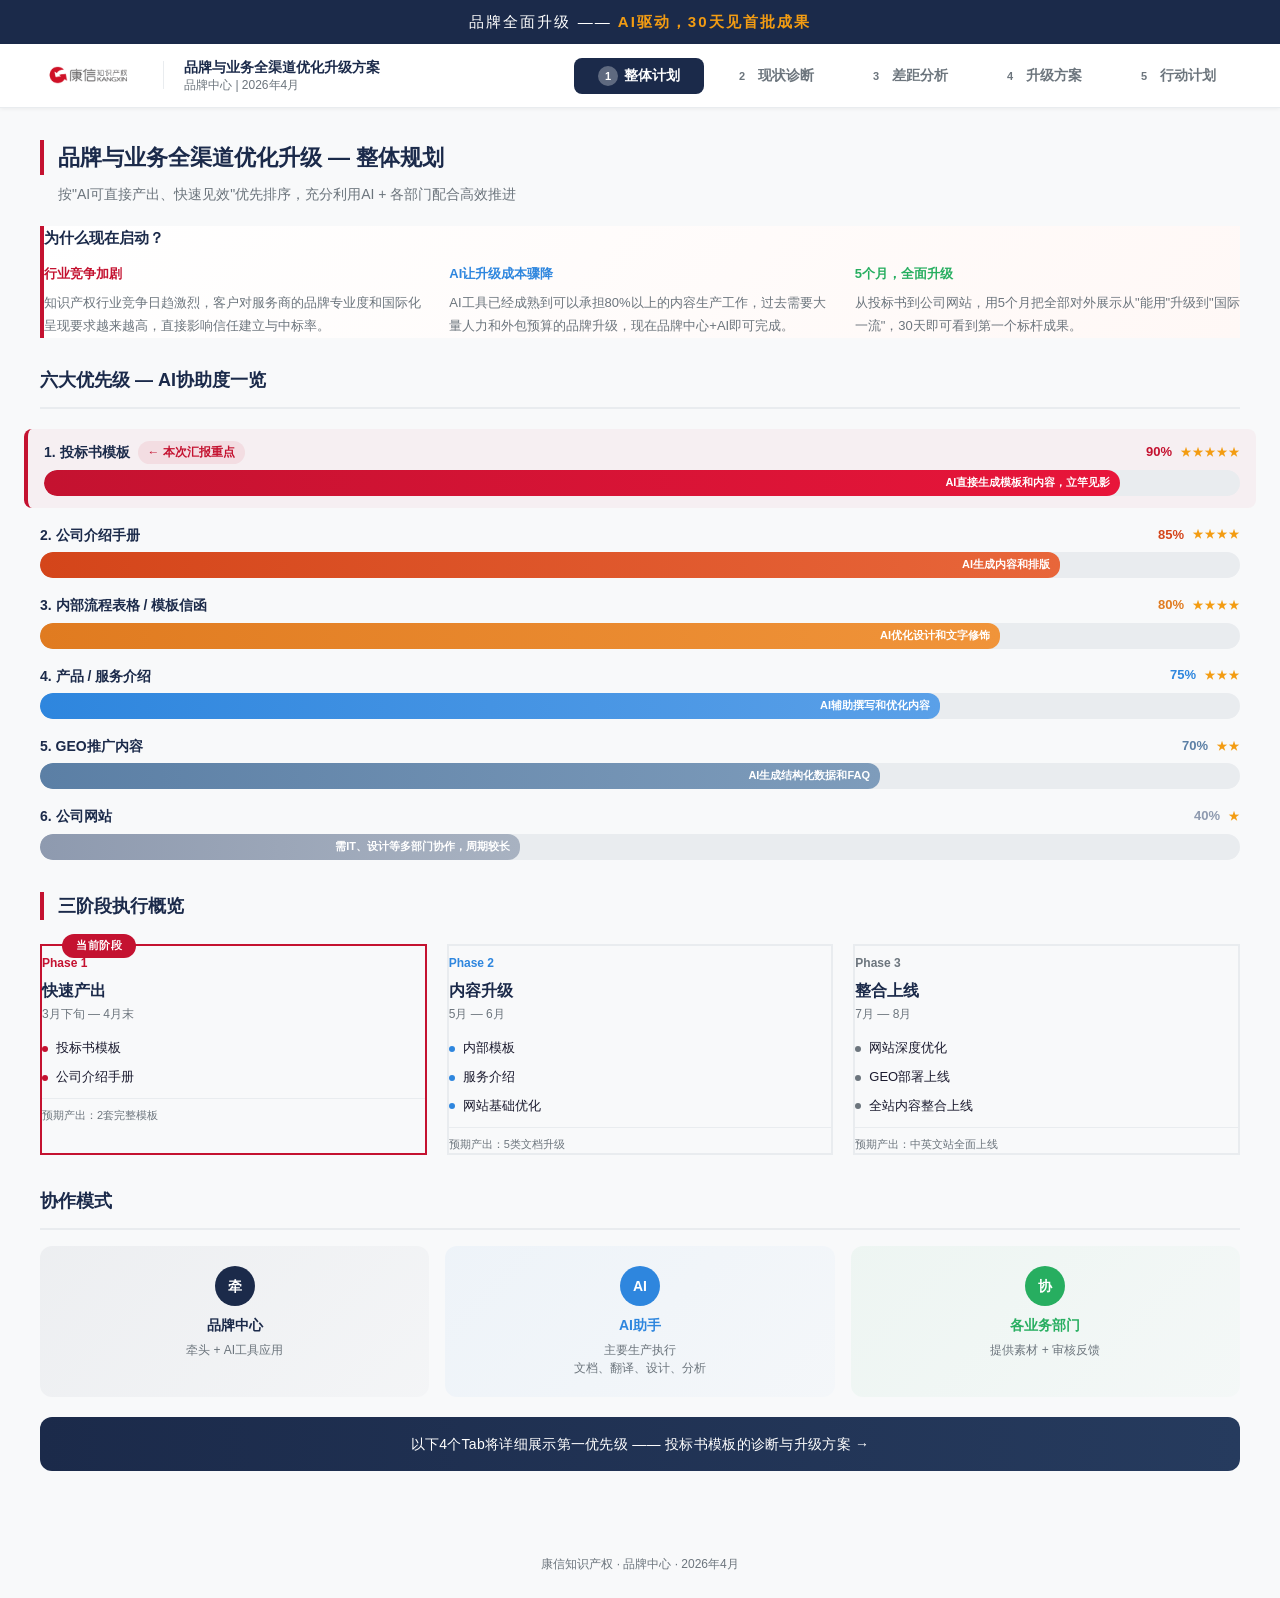
<file: proposal.html>
<!DOCTYPE html>
<html lang="zh-CN">
<head>
<meta charset="UTF-8">
<meta name="viewport" content="width=device-width, initial-scale=1.0">
<title>品牌与业务全渠道优化升级方案</title>
<style>
/* ========== RESET & BASE ========== */
*, *::before, *::after { box-sizing: border-box; margin: 0; padding: 0; }
html { font-size: 16px; scroll-behavior: smooth; }
body {
  font-family: -apple-system, "Microsoft YaHei", "PingFang SC", "Helvetica Neue", sans-serif;
  background: #F8F9FA;
  color: #1A1A2E;
  line-height: 1.6;
  overflow-x: hidden;
}

/* ========== COLOR TOKENS ========== */
:root {
  --navy: #1B2A4A;
  --navy-light: #263B5E;
  --red: #C41230;
  --red-light: #E8153A;
  --blue: #2E86DE;
  --bg: #F8F9FA;
  --card: #FFFFFF;
  --text: #1A1A2E;
  --text-secondary: #6C757D;
  --green: #27AE60;
  --orange: #F39C12;
  --red-status: #E74C3C;
  --border: #E9ECEF;
  --shadow: 0 2px 12px rgba(27,42,74,0.08);
  --shadow-hover: 0 8px 30px rgba(27,42,74,0.15);
  --radius: 12px;
  --transition: 0.3s cubic-bezier(0.4, 0, 0.2, 1);
}

/* ========== BANNER ========== */
.top-banner {
  background: var(--navy);
  color: #fff;
  text-align: center;
  padding: 10px 20px;
  font-size: 15px;
  letter-spacing: 2px;
  font-weight: 500;
}
.top-banner span { color: var(--orange); font-weight: 700; }

/* ========== HEADER ========== */
.header {
  background: #fff;
  border-bottom: 1px solid var(--border);
  padding: 0 40px;
  display: flex;
  align-items: center;
  justify-content: space-between;
  height: 64px;
  position: sticky;
  top: 0;
  z-index: 100;
  box-shadow: 0 1px 4px rgba(0,0,0,0.06);
}
.logo-area {
  display: flex;
  align-items: center;
  gap: 16px;
}
.logo-mark {
  width: 36px; height: 36px;
  background: var(--red);
  border-radius: 6px;
  display: flex;
  align-items: center;
  justify-content: center;
  color: #fff;
  font-weight: 800;
  font-size: 18px;
}
.logo-text {
  font-size: 18px;
  font-weight: 700;
  color: var(--navy);
}
.logo-text small {
  font-size: 12px;
  color: var(--text-secondary);
  font-weight: 400;
  display: block;
  margin-top: -2px;
}

/* ========== TAB NAV ========== */
.tab-nav {
  display: flex;
  gap: 4px;
}
.tab-btn {
  padding: 8px 24px;
  border: none;
  background: transparent;
  color: var(--text-secondary);
  font-size: 14px;
  font-weight: 600;
  cursor: pointer;
  border-radius: 8px;
  transition: var(--transition);
  position: relative;
  font-family: inherit;
}
.tab-btn:hover { background: var(--bg); color: var(--navy); }
.tab-btn.active {
  background: var(--navy);
  color: #fff;
}
.tab-btn .tab-num {
  display: inline-block;
  width: 20px; height: 20px;
  border-radius: 50%;
  background: rgba(255,255,255,0.2);
  font-size: 11px;
  line-height: 20px;
  text-align: center;
  margin-right: 6px;
}
.tab-btn.active .tab-num { background: rgba(255,255,255,0.3); }

/* ========== MAIN CONTENT ========== */
.main { max-width: 1400px; margin: 0 auto; padding: 32px 40px 60px; }
.tab-panel { display: none; animation: fadeIn 0.4s ease; }
.tab-panel.active { display: block; }
@keyframes fadeIn { from { opacity: 0; transform: translateY(12px); } to { opacity: 1; transform: translateY(0); } }
@keyframes pulse { 0%,100% { opacity: 1; } 50% { opacity: 0.5; } }
.overview-bar { position: relative; }

/* ========== SECTION TITLE ========== */
.section-title {
  font-size: 22px;
  font-weight: 700;
  color: var(--navy);
  margin-bottom: 24px;
  padding-left: 14px;
  border-left: 4px solid var(--red);
}
.section-subtitle {
  font-size: 14px;
  color: var(--text-secondary);
  margin-bottom: 20px;
  margin-top: -16px;
  padding-left: 18px;
}

/* ========== KPI CARDS ========== */
.kpi-row {
  display: grid;
  grid-template-columns: repeat(3, 1fr);
  gap: 20px;
  margin-bottom: 32px;
}
.kpi-card {
  background: var(--card);
  border-radius: var(--radius);
  padding: 28px 24px;
  box-shadow: var(--shadow);
  text-align: center;
  transition: var(--transition);
  border: 1px solid var(--border);
}
.kpi-card:hover { transform: translateY(-4px); box-shadow: var(--shadow-hover); }
.kpi-number {
  font-size: 52px;
  font-weight: 800;
  color: var(--navy);
  line-height: 1;
  margin-bottom: 8px;
}
.kpi-number.red { color: var(--red); }
.kpi-unit { font-size: 20px; font-weight: 600; }
.kpi-label {
  font-size: 14px;
  color: var(--text-secondary);
  margin-top: 4px;
}

/* ========== DONUT CHART AREA ========== */
.chart-section {
  display: grid;
  grid-template-columns: 360px 1fr;
  gap: 32px;
  margin-bottom: 36px;
  align-items: start;
}
.donut-container {
  background: var(--card);
  border-radius: var(--radius);
  padding: 32px;
  box-shadow: var(--shadow);
  border: 1px solid var(--border);
  text-align: center;
}
.donut-svg { width: 240px; height: 240px; }
.donut-center-text {
  font-size: 14px;
  font-weight: 700;
  fill: var(--navy);
}
.donut-center-sub {
  font-size: 11px;
  fill: var(--text-secondary);
}
.donut-legend {
  display: flex;
  justify-content: center;
  gap: 20px;
  margin-top: 20px;
}
.legend-item {
  display: flex;
  align-items: center;
  gap: 6px;
  font-size: 13px;
  color: var(--text-secondary);
}
.legend-dot {
  width: 10px; height: 10px;
  border-radius: 50%;
}

/* ========== EXPANDABLE LIST ========== */
.expand-list {
  display: flex;
  flex-direction: column;
  gap: 12px;
}
.expand-card {
  background: var(--card);
  border-radius: var(--radius);
  border: 1px solid var(--border);
  overflow: hidden;
  transition: var(--transition);
}
.expand-card:hover { box-shadow: var(--shadow-hover); }
.expand-header {
  padding: 16px 20px;
  display: flex;
  align-items: center;
  justify-content: space-between;
  cursor: pointer;
  user-select: none;
}
.expand-header-left {
  display: flex;
  align-items: center;
  gap: 12px;
}
.status-badge {
  padding: 3px 10px;
  border-radius: 20px;
  font-size: 12px;
  font-weight: 600;
  color: #fff;
  white-space: nowrap;
}
.badge-green { background: var(--green); }
.badge-orange { background: var(--orange); }
.badge-red { background: var(--red-status); }
.expand-title { font-size: 15px; font-weight: 600; color: var(--text); }
.expand-count { font-size: 13px; color: var(--text-secondary); }
.expand-arrow {
  width: 24px; height: 24px;
  transition: transform 0.3s ease;
  color: var(--text-secondary);
}
.expand-card.open .expand-arrow { transform: rotate(180deg); }
.expand-body {
  max-height: 0;
  overflow: hidden;
  transition: max-height 0.4s ease;
}
.expand-body-inner {
  padding: 0 20px 16px;
  display: flex;
  flex-wrap: wrap;
  gap: 8px;
}
.expand-tag {
  padding: 4px 12px;
  background: var(--bg);
  border-radius: 6px;
  font-size: 13px;
  color: var(--text-secondary);
  border: 1px solid var(--border);
}

/* ========== HEATMAP ========== */
.heatmap-section {
  background: var(--card);
  border-radius: var(--radius);
  padding: 24px;
  box-shadow: var(--shadow);
  border: 1px solid var(--border);
  overflow-x: auto;
}
.heatmap-title {
  font-size: 16px;
  font-weight: 700;
  color: var(--navy);
  margin-bottom: 16px;
}
.heatmap-grid {
  display: grid;
  gap: 2px;
  font-size: 11px;
}
.heatmap-cell {
  width: 100%;
  aspect-ratio: 1;
  border-radius: 3px;
  display: flex;
  align-items: center;
  justify-content: center;
  cursor: default;
  position: relative;
}
.heatmap-cell.full { background: var(--navy); }
.heatmap-cell.partial { background: #93B5E0; }
.heatmap-cell.empty { background: #EAEDF0; }
.heatmap-label {
  font-size: 12px;
  color: var(--text-secondary);
  text-align: right;
  padding-right: 8px;
  white-space: nowrap;
  overflow: hidden;
  text-overflow: ellipsis;
}
.heatmap-col-label {
  font-size: 11px;
  color: var(--text-secondary);
  text-align: center;
  transform: rotate(-45deg);
  white-space: nowrap;
}
.heatmap-legend-row {
  display: flex;
  gap: 16px;
  margin-top: 12px;
  justify-content: flex-end;
}
.heatmap-legend-item {
  display: flex; align-items: center; gap: 4px; font-size: 12px; color: var(--text-secondary);
}
.heatmap-legend-box {
  width: 14px; height: 14px; border-radius: 3px;
}

/* ========== GAP COMPARISON ========== */
.comparison-grid {
  display: grid;
  grid-template-columns: 1fr 1fr;
  gap: 16px;
  margin-bottom: 32px;
}
.comparison-card {
  background: var(--card);
  border-radius: var(--radius);
  padding: 20px 24px;
  box-shadow: var(--shadow);
  border: 1px solid var(--border);
  cursor: pointer;
  transition: var(--transition);
}
.comparison-card:hover { transform: translateY(-3px); box-shadow: var(--shadow-hover); }
.comparison-dimension {
  font-size: 15px;
  font-weight: 700;
  color: var(--navy);
  margin-bottom: 14px;
  display: flex;
  align-items: center;
  gap: 8px;
}
.comparison-dimension .dim-icon {
  width: 28px; height: 28px;
  background: var(--bg);
  border-radius: 6px;
  display: flex;
  align-items: center;
  justify-content: center;
  font-size: 14px;
}
.comparison-row {
  display: grid;
  grid-template-columns: 1fr auto 1fr;
  gap: 12px;
  align-items: center;
}
.comp-side {
  padding: 10px 14px;
  border-radius: 8px;
  font-size: 13px;
  line-height: 1.5;
}
.comp-current {
  background: #FFF3F3;
  border: 1px solid #FECACA;
  color: #991B1B;
}
.comp-target {
  background: #F0FFF4;
  border: 1px solid #A7F3D0;
  color: #065F46;
}
.comp-arrow {
  color: var(--text-secondary);
  font-size: 18px;
  font-weight: 700;
}
.comparison-detail {
  max-height: 0;
  overflow: hidden;
  transition: max-height 0.4s ease;
}
.comparison-detail-inner {
  padding-top: 14px;
  margin-top: 14px;
  border-top: 1px solid var(--border);
  font-size: 13px;
  color: var(--text-secondary);
  line-height: 1.7;
}

/* ========== GAP CARDS ========== */
.gap-grid {
  display: grid;
  grid-template-columns: repeat(4, 1fr);
  gap: 16px;
  margin-bottom: 32px;
}
.gap-card {
  background: var(--card);
  border-radius: var(--radius);
  padding: 20px;
  box-shadow: var(--shadow);
  border: 1px solid var(--border);
  cursor: pointer;
  transition: var(--transition);
  position: relative;
  overflow: hidden;
}
.gap-card::before {
  content: '';
  position: absolute;
  top: 0; left: 0;
  width: 100%; height: 3px;
}
.gap-card.urgent::before { background: var(--red-status); }
.gap-card.high::before { background: var(--orange); }
.gap-card:hover { transform: translateY(-4px); box-shadow: var(--shadow-hover); }
.gap-num {
  font-size: 32px;
  font-weight: 800;
  color: var(--border);
  position: absolute;
  top: 10px; right: 16px;
}
.gap-priority {
  font-size: 11px;
  font-weight: 700;
  padding: 2px 8px;
  border-radius: 4px;
  display: inline-block;
  margin-bottom: 8px;
}
.gap-priority.urgent { background: #FEE2E2; color: #991B1B; }
.gap-priority.high { background: #FEF3C7; color: #92400E; }
.gap-name {
  font-size: 16px;
  font-weight: 700;
  color: var(--navy);
  margin-bottom: 6px;
}
.gap-impact {
  font-size: 13px;
  color: var(--text-secondary);
  line-height: 1.5;
}
.gap-detail {
  max-height: 0;
  overflow: hidden;
  transition: max-height 0.4s ease;
}
.gap-detail-inner {
  padding-top: 12px;
  margin-top: 12px;
  border-top: 1px solid var(--border);
  font-size: 13px;
  color: var(--text-secondary);
  line-height: 1.7;
}
.gap-detail-inner strong { color: var(--text); }

/* ========== TIMELINE ========== */
.timeline-section {
  background: var(--card);
  border-radius: var(--radius);
  padding: 36px 40px;
  box-shadow: var(--shadow);
  border: 1px solid var(--border);
  margin-bottom: 32px;
  position: relative;
}
.timeline-track {
  display: flex;
  align-items: center;
  justify-content: space-between;
  position: relative;
  padding: 0 40px;
}
.timeline-track::before {
  content: '';
  position: absolute;
  top: 50%;
  left: 40px; right: 40px;
  height: 4px;
  background: var(--border);
  border-radius: 2px;
  transform: translateY(-50%);
}
.timeline-progress {
  position: absolute;
  top: 50%;
  left: 40px;
  height: 4px;
  background: linear-gradient(90deg, var(--red), var(--blue));
  border-radius: 2px;
  transform: translateY(-50%);
  width: 0;
  transition: width 1.5s cubic-bezier(0.4, 0, 0.2, 1);
}
.timeline-node {
  position: relative;
  z-index: 2;
  text-align: center;
  cursor: pointer;
}
.timeline-dot {
  width: 48px; height: 48px;
  border-radius: 50%;
  display: flex;
  align-items: center;
  justify-content: center;
  font-weight: 800;
  font-size: 16px;
  color: #fff;
  margin: 0 auto 10px;
  transition: var(--transition);
  box-shadow: 0 4px 12px rgba(0,0,0,0.15);
}
.timeline-dot.dot-now { background: var(--navy); }
.timeline-dot.dot-30 { background: var(--red); }
.timeline-dot.dot-90 { background: var(--blue); }
.timeline-node:hover .timeline-dot { transform: scale(1.15); }
.timeline-label {
  font-size: 14px;
  font-weight: 700;
  color: var(--navy);
}
.timeline-sublabel {
  font-size: 12px;
  color: var(--text-secondary);
  max-width: 180px;
  margin: 4px auto 0;
}
.timeline-detail-panel {
  max-height: 0;
  overflow: hidden;
  transition: max-height 0.5s ease;
}
.timeline-detail-content {
  padding: 24px 0 0;
  margin-top: 24px;
  border-top: 1px solid var(--border);
}

/* ========== MODULE CARDS ========== */
.modules-row {
  display: grid;
  grid-template-columns: 1fr 1fr;
  gap: 24px;
  margin-bottom: 32px;
}
.module-col-title {
  font-size: 18px;
  font-weight: 700;
  color: var(--navy);
  margin-bottom: 16px;
  display: flex;
  align-items: center;
  gap: 10px;
}
.module-col-title .col-badge {
  padding: 3px 12px;
  border-radius: 20px;
  font-size: 12px;
  font-weight: 700;
  color: #fff;
}
.col-badge.badge-30 { background: var(--red); }
.col-badge.badge-90 { background: var(--blue); }
.module-list {
  display: flex;
  flex-direction: column;
  gap: 10px;
}
.module-card {
  background: var(--card);
  border-radius: 10px;
  padding: 16px 18px;
  border: 1px solid var(--border);
  cursor: pointer;
  transition: var(--transition);
}
.module-card:hover { box-shadow: var(--shadow-hover); transform: translateY(-2px); }
.module-card-header {
  display: flex;
  align-items: center;
  justify-content: space-between;
}
.module-card-left {
  display: flex;
  align-items: center;
  gap: 10px;
}
.module-icon {
  width: 32px; height: 32px;
  border-radius: 8px;
  display: flex;
  align-items: center;
  justify-content: center;
  font-size: 16px;
}
.module-icon.icon-red { background: #FEE2E2; }
.module-icon.icon-blue { background: #DBEAFE; }
.module-card-name {
  font-size: 14px;
  font-weight: 600;
  color: var(--text);
}
.module-card-meta {
  font-size: 12px;
  color: var(--text-secondary);
}
.module-detail {
  max-height: 0;
  overflow: hidden;
  transition: max-height 0.3s ease;
}
.module-detail-inner {
  padding-top: 12px;
  margin-top: 12px;
  border-top: 1px solid var(--border);
  font-size: 13px;
  color: var(--text-secondary);
  line-height: 1.7;
}

/* ========== CAPABILITY CARDS ========== */
.capability-grid {
  display: grid;
  grid-template-columns: repeat(3, 1fr);
  gap: 16px;
  margin-bottom: 24px;
}
.capability-card {
  background: linear-gradient(135deg, var(--navy), var(--navy-light));
  border-radius: var(--radius);
  padding: 24px;
  color: #fff;
  transition: var(--transition);
}
.capability-card:hover { transform: translateY(-4px); box-shadow: 0 12px 30px rgba(27,42,74,0.3); }
.capability-num {
  font-size: 36px;
  font-weight: 800;
  opacity: 0.3;
  margin-bottom: 8px;
}
.capability-name {
  font-size: 16px;
  font-weight: 700;
  margin-bottom: 6px;
}
.capability-desc {
  font-size: 13px;
  opacity: 0.8;
  line-height: 1.5;
}

/* ========== KPI OUTCOME ========== */
.outcome-grid {
  display: grid;
  grid-template-columns: repeat(4, 1fr);
  gap: 16px;
}
.outcome-card {
  background: var(--card);
  border-radius: var(--radius);
  padding: 24px;
  box-shadow: var(--shadow);
  border: 1px solid var(--border);
  text-align: center;
  transition: var(--transition);
}
.outcome-card:hover { transform: translateY(-3px); box-shadow: var(--shadow-hover); }
.outcome-icon {
  width: 48px; height: 48px;
  border-radius: 50%;
  background: var(--bg);
  display: flex;
  align-items: center;
  justify-content: center;
  margin: 0 auto 12px;
  font-size: 22px;
}
.outcome-value {
  font-size: 24px;
  font-weight: 800;
  color: var(--red);
  margin-bottom: 4px;
}
.outcome-label {
  font-size: 13px;
  color: var(--text-secondary);
}

/* ========== GANTT ========== */
.gantt-section {
  background: var(--card);
  border-radius: var(--radius);
  padding: 28px;
  box-shadow: var(--shadow);
  border: 1px solid var(--border);
  margin-bottom: 32px;
  overflow-x: auto;
}
.gantt-table {
  width: 100%;
  border-collapse: collapse;
  font-size: 13px;
}
.gantt-table th {
  padding: 10px 12px;
  text-align: center;
  font-weight: 600;
  color: var(--text-secondary);
  border-bottom: 2px solid var(--border);
  font-size: 12px;
}
.gantt-table th:first-child { text-align: left; width: 160px; }
.gantt-table td {
  padding: 8px 4px;
  border-bottom: 1px solid var(--border);
  position: relative;
  height: 40px;
}
.gantt-table td:first-child {
  font-weight: 600;
  color: var(--navy);
  padding-left: 12px;
  font-size: 13px;
}
.gantt-bar {
  height: 24px;
  border-radius: 6px;
  position: absolute;
  top: 50%;
  transform: translateY(-50%);
  opacity: 0;
  transition: opacity 0.8s ease, width 1s ease;
}
.gantt-bar.bar-1 { background: var(--red); }
.gantt-bar.bar-2 { background: var(--blue); }
.gantt-bar.bar-3 { background: var(--green); }
.gantt-bar.bar-4 { background: var(--orange); }
.gantt-bar.bar-5 { background: #8B5CF6; }
.gantt-bar.bar-6 { background: #6B7280; }
.gantt-milestone {
  position: absolute;
  top: 50%;
  transform: translate(-50%, -50%) rotate(45deg);
  width: 10px; height: 10px;
  background: var(--navy);
  z-index: 2;
}

/* ========== ROLE TABLE ========== */
.role-table-section {
  background: var(--card);
  border-radius: var(--radius);
  padding: 28px;
  box-shadow: var(--shadow);
  border: 1px solid var(--border);
  margin-bottom: 32px;
}
.role-table {
  width: 100%;
  border-collapse: collapse;
  font-size: 14px;
}
.role-table th {
  padding: 12px 16px;
  text-align: left;
  font-weight: 700;
  color: var(--navy);
  background: var(--bg);
  border-bottom: 2px solid var(--border);
}
.role-table td {
  padding: 12px 16px;
  border-bottom: 1px solid var(--border);
  color: var(--text);
}
.role-table tr:hover td { background: #FAFBFC; }
.role-badge {
  display: inline-block;
  padding: 2px 10px;
  border-radius: 20px;
  font-size: 12px;
  font-weight: 600;
}
.role-badge.lead { background: #FEE2E2; color: #991B1B; }
.role-badge.support { background: #DBEAFE; color: #1E40AF; }
.role-badge.collab { background: #D1FAE5; color: #065F46; }

/* ========== DECISION CARDS ========== */
.decision-grid {
  display: grid;
  grid-template-columns: repeat(3, 1fr);
  gap: 20px;
  margin-bottom: 32px;
}
.decision-card {
  background: var(--card);
  border-radius: var(--radius);
  padding: 28px 24px;
  box-shadow: var(--shadow);
  border: 2px solid var(--border);
  text-align: center;
  transition: var(--transition);
}
.decision-card:hover { border-color: var(--red); box-shadow: var(--shadow-hover); }
.decision-num {
  width: 40px; height: 40px;
  border-radius: 50%;
  background: var(--red);
  color: #fff;
  font-weight: 800;
  font-size: 18px;
  display: flex;
  align-items: center;
  justify-content: center;
  margin: 0 auto 14px;
}
.decision-title {
  font-size: 16px;
  font-weight: 700;
  color: var(--navy);
  margin-bottom: 8px;
}
.decision-desc {
  font-size: 13px;
  color: var(--text-secondary);
  line-height: 1.6;
}

/* ========== CLOSING ========== */
.closing-banner {
  background: linear-gradient(135deg, var(--navy), #2C3E6B);
  border-radius: var(--radius);
  padding: 40px;
  text-align: center;
  color: #fff;
}
.closing-text {
  font-size: 20px;
  font-weight: 700;
  line-height: 1.6;
  max-width: 700px;
  margin: 0 auto;
}
.closing-text span { color: var(--orange); }

/* ========== FOOTER ========== */
.footer {
  text-align: center;
  padding: 24px;
  font-size: 12px;
  color: var(--text-secondary);
}

/* ========== UTILITY ========== */
.mt-32 { margin-top: 32px; }
.mb-16 { margin-bottom: 16px; }
.mb-24 { margin-bottom: 24px; }
.text-center { text-align: center; }

/* Animated counter */
@keyframes countUp { from { opacity: 0; transform: translateY(10px); } to { opacity: 1; transform: translateY(0); } }
.animate-in { animation: countUp 0.6s ease forwards; }

/* Print */
@media print {
  .header { position: static; }
  .tab-panel { display: block !important; page-break-before: always; }
  .tab-panel:first-child { page-break-before: auto; }
}
</style>
</head>
<body>

<!-- TOP BANNER -->
<div class="top-banner">
  品牌全面升级 —— <span>AI驱动，30天见首批成果</span>
</div>

<!-- HEADER -->
<header class="header">
  <div class="logo-area">
    <img src="[data-uri]" alt="康信知识产权" style="height:36px;object-fit:contain;">
    <div style="width:1px;height:28px;background:var(--border);margin:0 4px;"></div>
    <div class="logo-text" style="font-size:14px;">
      <span style="font-weight:600;color:var(--navy);">品牌与业务全渠道优化升级方案</span>
      <small>品牌中心 | 2026年4月</small>
    </div>
  </div>
  <nav class="tab-nav">
    <button class="tab-btn active" data-tab="overview"><span class="tab-num">1</span>整体计划</button>
    <button class="tab-btn" data-tab="diagnosis"><span class="tab-num">2</span>现状诊断</button>
    <button class="tab-btn" data-tab="gap"><span class="tab-num">3</span>差距分析</button>
    <button class="tab-btn" data-tab="plan"><span class="tab-num">4</span>升级方案</button>
    <button class="tab-btn" data-tab="action"><span class="tab-num">5</span>行动计划</button>
  </nav>
</header>

<!-- MAIN -->
<main class="main">

<!-- ==================== TAB 0: 整体计划 ==================== -->
<div id="tab-overview" class="tab-panel active">
  <h2 class="section-title">品牌与业务全渠道优化升级 — 整体规划</h2>
  <p class="section-subtitle">按"AI可直接产出、快速见效"优先排序，充分利用AI + 各部门配合高效推进</p>

  <!-- Why Now -->
  <div class="card animate-in" style="margin-bottom:28px;border-left:4px solid var(--red);background:linear-gradient(135deg,#fff 0%,#FFF8F6 100%);">
    <div style="font-size:15px;font-weight:700;color:var(--navy);margin-bottom:12px;">为什么现在启动？</div>
    <div style="display:grid;grid-template-columns:1fr 1fr 1fr;gap:20px;font-size:13px;line-height:1.8;color:var(--text-secondary);">
      <div>
        <div style="font-size:13px;font-weight:700;color:var(--red);margin-bottom:6px;">行业竞争加剧</div>
        知识产权行业竞争日趋激烈，客户对服务商的品牌专业度和国际化呈现要求越来越高，直接影响信任建立与中标率。
      </div>
      <div>
        <div style="font-size:13px;font-weight:700;color:var(--blue);margin-bottom:6px;">AI让升级成本骤降</div>
        AI工具已经成熟到可以承担80%以上的内容生产工作，过去需要大量人力和外包预算的品牌升级，现在品牌中心+AI即可完成。
      </div>
      <div>
        <div style="font-size:13px;font-weight:700;color:var(--green);margin-bottom:6px;">5个月，全面升级</div>
        从投标书到公司网站，用5个月把全部对外展示从"能用"升级到"国际一流"，30天即可看到第一个标杆成果。
      </div>
    </div>
  </div>

  <!-- Section 1: 六大优先级 -->
  <div class="card animate-in" style="margin-top:24px;">
    <h3 style="font-size:18px;font-weight:700;color:var(--navy);margin-bottom:20px;padding-bottom:12px;border-bottom:2px solid var(--border);">六大优先级 — AI协助度一览</h3>

    <!-- Bar 1: 投标书模板 (highlighted) -->
    <div class="overview-bar-row animate-in" style="margin-bottom:16px;position:relative;background:rgba(196,18,48,0.04);border-left:4px solid var(--red);border-radius:8px;padding:12px 16px;margin:0 -16px;margin-bottom:16px;">
      <div style="display:flex;align-items:center;justify-content:space-between;margin-bottom:6px;">
        <div style="display:flex;align-items:center;gap:8px;">
          <span style="font-size:14px;font-weight:700;color:var(--navy);">1. 投标书模板</span>
          <span style="font-size:12px;color:var(--red);font-weight:600;background:rgba(196,18,48,0.08);padding:2px 10px;border-radius:20px;animation:pulse 2s infinite;">← 本次汇报重点</span>
        </div>
        <div style="display:flex;align-items:center;gap:8px;">
          <span style="font-size:13px;font-weight:700;color:var(--red);">90%</span>
          <span style="font-size:12px;color:var(--orange);">★★★★★</span>
        </div>
      </div>
      <div style="width:100%;height:26px;background:var(--border);border-radius:13px;overflow:hidden;position:relative;">
        <div class="overview-bar" data-width="90" style="width:0%;height:100%;background:linear-gradient(90deg,var(--red),var(--red-light));border-radius:13px;transition:width 1s cubic-bezier(0.4,0,0.2,1);position:relative;">
          <span style="position:absolute;right:10px;top:50%;transform:translateY(-50%);font-size:11px;font-weight:600;color:#fff;white-space:nowrap;">AI直接生成模板和内容，立竿见影</span>
        </div>
      </div>
    </div>

    <!-- Bar 2: 公司介绍手册 -->
    <div class="overview-bar-row animate-in" style="margin-bottom:16px;animation-delay:0.05s;">
      <div style="display:flex;align-items:center;justify-content:space-between;margin-bottom:6px;">
        <span style="font-size:14px;font-weight:700;color:var(--navy);">2. 公司介绍手册</span>
        <div style="display:flex;align-items:center;gap:8px;">
          <span style="font-size:13px;font-weight:700;color:#D4451A;">85%</span>
          <span style="font-size:12px;color:var(--orange);">★★★★</span>
        </div>
      </div>
      <div style="width:100%;height:26px;background:var(--border);border-radius:13px;overflow:hidden;">
        <div class="overview-bar" data-width="85" style="width:0%;height:100%;background:linear-gradient(90deg,#D4451A,#E8663A);border-radius:12px;transition:width 1s cubic-bezier(0.4,0,0.2,1) 0.1s;">
          <span style="position:absolute;right:10px;top:50%;transform:translateY(-50%);font-size:11px;font-weight:600;color:#fff;white-space:nowrap;">AI生成内容和排版</span>
        </div>
      </div>
    </div>

    <!-- Bar 3: 内部流程表格/模板信函 -->
    <div class="overview-bar-row animate-in" style="margin-bottom:16px;animation-delay:0.1s;">
      <div style="display:flex;align-items:center;justify-content:space-between;margin-bottom:6px;">
        <span style="font-size:14px;font-weight:700;color:var(--navy);">3. 内部流程表格 / 模板信函</span>
        <div style="display:flex;align-items:center;gap:8px;">
          <span style="font-size:13px;font-weight:700;color:#E07B20;">80%</span>
          <span style="font-size:12px;color:var(--orange);">★★★★</span>
        </div>
      </div>
      <div style="width:100%;height:26px;background:var(--border);border-radius:13px;overflow:hidden;">
        <div class="overview-bar" data-width="80" style="width:0%;height:100%;background:linear-gradient(90deg,#E07B20,#F0943A);border-radius:12px;transition:width 1s cubic-bezier(0.4,0,0.2,1) 0.2s;">
          <span style="position:absolute;right:10px;top:50%;transform:translateY(-50%);font-size:11px;font-weight:600;color:#fff;white-space:nowrap;">AI优化设计和文字修饰</span>
        </div>
      </div>
    </div>

    <!-- Bar 4: 产品/服务介绍 -->
    <div class="overview-bar-row animate-in" style="margin-bottom:16px;animation-delay:0.15s;">
      <div style="display:flex;align-items:center;justify-content:space-between;margin-bottom:6px;">
        <span style="font-size:14px;font-weight:700;color:var(--navy);">4. 产品 / 服务介绍</span>
        <div style="display:flex;align-items:center;gap:8px;">
          <span style="font-size:13px;font-weight:700;color:#2E86DE;">75%</span>
          <span style="font-size:12px;color:var(--orange);">★★★</span>
        </div>
      </div>
      <div style="width:100%;height:26px;background:var(--border);border-radius:13px;overflow:hidden;">
        <div class="overview-bar" data-width="75" style="width:0%;height:100%;background:linear-gradient(90deg,#2E86DE,#5AA0E8);border-radius:12px;transition:width 1s cubic-bezier(0.4,0,0.2,1) 0.3s;">
          <span style="position:absolute;right:10px;top:50%;transform:translateY(-50%);font-size:11px;font-weight:600;color:#fff;white-space:nowrap;">AI辅助撰写和优化内容</span>
        </div>
      </div>
    </div>

    <!-- Bar 5: GEO推广内容 -->
    <div class="overview-bar-row animate-in" style="margin-bottom:16px;animation-delay:0.2s;">
      <div style="display:flex;align-items:center;justify-content:space-between;margin-bottom:6px;">
        <span style="font-size:14px;font-weight:700;color:var(--navy);">5. GEO推广内容</span>
        <div style="display:flex;align-items:center;gap:8px;">
          <span style="font-size:13px;font-weight:700;color:#5B7FA5;">70%</span>
          <span style="font-size:12px;color:var(--orange);">★★</span>
        </div>
      </div>
      <div style="width:100%;height:26px;background:var(--border);border-radius:13px;overflow:hidden;">
        <div class="overview-bar" data-width="70" style="width:0%;height:100%;background:linear-gradient(90deg,#5B7FA5,#7E9CBB);border-radius:12px;transition:width 1s cubic-bezier(0.4,0,0.2,1) 0.4s;">
          <span style="position:absolute;right:10px;top:50%;transform:translateY(-50%);font-size:11px;font-weight:600;color:#fff;white-space:nowrap;">AI生成结构化数据和FAQ</span>
        </div>
      </div>
    </div>

    <!-- Bar 6: 公司网站 -->
    <div class="overview-bar-row animate-in" style="margin-bottom:8px;animation-delay:0.25s;">
      <div style="display:flex;align-items:center;justify-content:space-between;margin-bottom:6px;">
        <span style="font-size:14px;font-weight:700;color:var(--navy);">6. 公司网站</span>
        <div style="display:flex;align-items:center;gap:8px;">
          <span style="font-size:13px;font-weight:700;color:#8E9AAF;">40%</span>
          <span style="font-size:12px;color:var(--orange);">★</span>
        </div>
      </div>
      <div style="width:100%;height:26px;background:var(--border);border-radius:13px;overflow:hidden;">
        <div class="overview-bar" data-width="40" style="width:0%;height:100%;background:linear-gradient(90deg,#8E9AAF,#A8B2C1);border-radius:12px;transition:width 1s cubic-bezier(0.4,0,0.2,1) 0.5s;">
          <span style="position:absolute;right:10px;top:50%;transform:translateY(-50%);font-size:11px;font-weight:600;color:#fff;white-space:nowrap;">需IT、设计等多部门协作，周期较长</span>
        </div>
      </div>
    </div>
  </div>

  <!-- Section 2: 三阶段执行概览 -->
  <div style="margin-top:32px;">
    <h3 class="section-title" style="font-size:18px;">三阶段执行概览</h3>
    <div style="display:grid;grid-template-columns:repeat(3,1fr);gap:20px;margin-top:16px;">

      <!-- Phase 1: Current -->
      <div class="card animate-in" style="border:2px solid var(--red);position:relative;overflow:visible;">
        <div style="position:absolute;top:-12px;left:20px;background:var(--red);color:#fff;font-size:11px;font-weight:700;padding:3px 14px;border-radius:20px;letter-spacing:0.5px;">当前阶段</div>
        <div style="margin-top:8px;">
          <div style="font-size:12px;color:var(--red);font-weight:600;margin-bottom:4px;">Phase 1</div>
          <div style="font-size:16px;font-weight:800;color:var(--navy);margin-bottom:2px;">快速产出</div>
          <div style="font-size:12px;color:var(--text-secondary);margin-bottom:14px;">3月下旬 — 4月末</div>
          <div style="display:flex;flex-direction:column;gap:8px;">
            <div style="display:flex;align-items:center;gap:8px;">
              <span style="width:6px;height:6px;border-radius:50%;background:var(--red);flex-shrink:0;"></span>
              <span style="font-size:13px;color:var(--text);font-weight:500;">投标书模板</span>
            </div>
            <div style="display:flex;align-items:center;gap:8px;">
              <span style="width:6px;height:6px;border-radius:50%;background:var(--red);flex-shrink:0;"></span>
              <span style="font-size:13px;color:var(--text);font-weight:500;">公司介绍手册</span>
            </div>
          </div>
          <div style="font-size:11px;color:var(--text-secondary);margin-top:10px;padding-top:8px;border-top:1px solid var(--border);">预期产出：2套完整模板</div>
        </div>
      </div>

      <!-- Phase 2 -->
      <div class="card animate-in" style="border:2px solid var(--border);animation-delay:0.1s;">
        <div style="margin-top:8px;">
          <div style="font-size:12px;color:var(--blue);font-weight:600;margin-bottom:4px;">Phase 2</div>
          <div style="font-size:16px;font-weight:800;color:var(--navy);margin-bottom:2px;">内容升级</div>
          <div style="font-size:12px;color:var(--text-secondary);margin-bottom:14px;">5月 — 6月</div>
          <div style="display:flex;flex-direction:column;gap:8px;">
            <div style="display:flex;align-items:center;gap:8px;">
              <span style="width:6px;height:6px;border-radius:50%;background:var(--blue);flex-shrink:0;"></span>
              <span style="font-size:13px;color:var(--text);font-weight:500;">内部模板</span>
            </div>
            <div style="display:flex;align-items:center;gap:8px;">
              <span style="width:6px;height:6px;border-radius:50%;background:var(--blue);flex-shrink:0;"></span>
              <span style="font-size:13px;color:var(--text);font-weight:500;">服务介绍</span>
            </div>
            <div style="display:flex;align-items:center;gap:8px;">
              <span style="width:6px;height:6px;border-radius:50%;background:var(--blue);flex-shrink:0;"></span>
              <span style="font-size:13px;color:var(--text);font-weight:500;">网站基础优化</span>
            </div>
          </div>
          <div style="font-size:11px;color:var(--text-secondary);margin-top:10px;padding-top:8px;border-top:1px solid var(--border);">预期产出：5类文档升级</div>
        </div>
      </div>

      <!-- Phase 3 -->
      <div class="card animate-in" style="border:2px solid var(--border);animation-delay:0.2s;">
        <div style="margin-top:8px;">
          <div style="font-size:12px;color:var(--text-secondary);font-weight:600;margin-bottom:4px;">Phase 3</div>
          <div style="font-size:16px;font-weight:800;color:var(--navy);margin-bottom:2px;">整合上线</div>
          <div style="font-size:12px;color:var(--text-secondary);margin-bottom:14px;">7月 — 8月</div>
          <div style="display:flex;flex-direction:column;gap:8px;">
            <div style="display:flex;align-items:center;gap:8px;">
              <span style="width:6px;height:6px;border-radius:50%;background:var(--text-secondary);flex-shrink:0;"></span>
              <span style="font-size:13px;color:var(--text);font-weight:500;">网站深度优化</span>
            </div>
            <div style="display:flex;align-items:center;gap:8px;">
              <span style="width:6px;height:6px;border-radius:50%;background:var(--text-secondary);flex-shrink:0;"></span>
              <span style="font-size:13px;color:var(--text);font-weight:500;">GEO部署上线</span>
            </div>
            <div style="display:flex;align-items:center;gap:8px;">
              <span style="width:6px;height:6px;border-radius:50%;background:var(--text-secondary);flex-shrink:0;"></span>
              <span style="font-size:13px;color:var(--text);font-weight:500;">全站内容整合上线</span>
            </div>
          </div>
          <div style="font-size:11px;color:var(--text-secondary);margin-top:10px;padding-top:8px;border-top:1px solid var(--border);">预期产出：中英文站全面上线</div>
        </div>
      </div>

    </div>
  </div>

  <!-- Section 3: 协作模式 -->
  <div class="card animate-in" style="margin-top:32px;">
    <h3 style="font-size:18px;font-weight:700;color:var(--navy);margin-bottom:16px;padding-bottom:12px;border-bottom:2px solid var(--border);">协作模式</h3>
    <div style="display:grid;grid-template-columns:repeat(3,1fr);gap:16px;margin-bottom:20px;">
      <div style="text-align:center;padding:20px 16px;background:linear-gradient(135deg,rgba(27,42,74,0.05),rgba(27,42,74,0.02));border-radius:var(--radius);">
        <div style="width:40px;height:40px;border-radius:50%;background:var(--navy);color:#fff;font-size:14px;font-weight:800;display:flex;align-items:center;justify-content:center;margin:0 auto 8px;">牵</div>
        <div style="font-size:14px;font-weight:700;color:var(--navy);margin-bottom:4px;">品牌中心</div>
        <div style="font-size:12px;color:var(--text-secondary);line-height:1.5;">牵头 + AI工具应用</div>
      </div>
      <div style="text-align:center;padding:20px 16px;background:linear-gradient(135deg,rgba(46,134,222,0.05),rgba(46,134,222,0.02));border-radius:var(--radius);">
        <div style="width:40px;height:40px;border-radius:50%;background:var(--blue);color:#fff;font-size:14px;font-weight:800;display:flex;align-items:center;justify-content:center;margin:0 auto 8px;">AI</div>
        <div style="font-size:14px;font-weight:700;color:var(--blue);margin-bottom:4px;">AI助手</div>
        <div style="font-size:12px;color:var(--text-secondary);line-height:1.5;">主要生产执行<br>文档、翻译、设计、分析</div>
      </div>
      <div style="text-align:center;padding:20px 16px;background:linear-gradient(135deg,rgba(39,174,96,0.05),rgba(39,174,96,0.02));border-radius:var(--radius);">
        <div style="width:40px;height:40px;border-radius:50%;background:var(--green);color:#fff;font-size:14px;font-weight:800;display:flex;align-items:center;justify-content:center;margin:0 auto 8px;">协</div>
        <div style="font-size:14px;font-weight:700;color:var(--green);margin-bottom:4px;">各业务部门</div>
        <div style="font-size:12px;color:var(--text-secondary);line-height:1.5;">提供素材 + 审核反馈</div>
      </div>
    </div>
    <div style="background:linear-gradient(90deg,var(--navy),var(--navy-light));color:#fff;padding:16px 24px;border-radius:var(--radius);font-size:14px;font-weight:500;text-align:center;letter-spacing:0.3px;">
      以下4个Tab将详细展示第一优先级 —— 投标书模板的诊断与升级方案 →
    </div>
  </div>
</div>

<!-- ==================== TAB 1: 现状诊断 ==================== -->
<div id="tab-diagnosis" class="tab-panel">
  <h2 class="section-title">现状诊断</h2>
  <p class="section-subtitle">基于47项全球标书内容标准 × 22份现有材料的交叉分析</p>

  <!-- KPI Row -->
  <div class="kpi-row">
    <div class="kpi-card animate-in" style="cursor:pointer;position:relative;" onclick="document.getElementById('standards-modal').style.display='flex'">
      <div class="kpi-number">47<span class="kpi-unit">项</span></div>
      <div class="kpi-label">全球标书内容标准</div>
      <div style="font-size:11px;color:var(--blue);margin-top:6px;font-weight:500;">点击查看完整列表 ↗</div>
    </div>
    <div class="kpi-card animate-in" style="animation-delay:0.1s">
      <div class="kpi-number">22<span class="kpi-unit">份</span></div>
      <div class="kpi-label">已盘点现有材料</div>
    </div>
    <div class="kpi-card animate-in" style="animation-delay:0.2s">
      <div class="kpi-number">137<span class="kpi-unit">页</span></div>
      <div class="kpi-label">现有核心模板篇幅</div>
    </div>
  </div>

  <!-- Donut + Expand -->
  <div class="chart-section">
    <div class="donut-container">
      <svg class="donut-svg" viewBox="0 0 200 200">
        <circle cx="100" cy="100" r="70" fill="none" stroke="#EAEDF0" stroke-width="28"/>
        <!-- Green: 32% = 115.2° -->
        <circle class="donut-seg" cx="100" cy="100" r="70" fill="none"
          stroke="#27AE60" stroke-width="28"
          stroke-dasharray="0 440"
          data-target="140.8"
          stroke-dashoffset="0"
          transform="rotate(-90 100 100)"
          stroke-linecap="butt"/>
        <!-- Orange: 34% = 122.4° -->
        <circle class="donut-seg" cx="100" cy="100" r="70" fill="none"
          stroke="#F39C12" stroke-width="28"
          stroke-dasharray="0 440"
          data-target="149.6"
          data-offset="140.8"
          transform="rotate(-90 100 100)"
          stroke-linecap="butt"/>
        <!-- Red: 34% = 122.4° -->
        <circle class="donut-seg" cx="100" cy="100" r="70" fill="none"
          stroke="#E74C3C" stroke-width="28"
          stroke-dasharray="0 440"
          data-target="149.6"
          data-offset="290.4"
          transform="rotate(-90 100 100)"
          stroke-linecap="butt"/>
        <text x="100" y="95" text-anchor="middle" class="donut-center-text">47项标准</text>
        <text x="100" y="112" text-anchor="middle" class="donut-center-sub">盘点结论</text>
      </svg>
      <div class="donut-legend">
        <div class="legend-item"><div class="legend-dot" style="background:var(--green)"></div>可直接使用 32%</div>
        <div class="legend-item"><div class="legend-dot" style="background:var(--orange)"></div>需整合升级 34%</div>
        <div class="legend-item"><div class="legend-dot" style="background:var(--red-status)"></div>完全缺失 34%</div>
      </div>
    </div>

    <div class="expand-list">
      <div class="expand-card" data-expandable>
        <div class="expand-header">
          <div class="expand-header-left">
            <span class="status-badge badge-green">可直接使用</span>
            <span class="expand-title">核心资产</span>
            <span class="expand-count">15项 · 32%</span>
          </div>
          <svg class="expand-arrow" viewBox="0 0 24 24" fill="none" stroke="currentColor" stroke-width="2"><path d="M6 9l6 6 6-6"/></svg>
        </div>
        <div class="expand-body">
          <div class="expand-body-inner">
            <span class="expand-tag">公司基础介绍</span>
            <span class="expand-tag">质量管理体系 (ISO)</span>
            <span class="expand-tag">信息化系统 (BS/OA)</span>
            <span class="expand-tag">AI检索与翻译能力</span>
            <span class="expand-tag">IP管理平台</span>
            <span class="expand-tag">信息安全保障</span>
            <span class="expand-tag">企业标准 (12项)</span>
            <span class="expand-tag">资质证书</span>
            <span class="expand-tag">社会责任</span>
            <span class="expand-tag">目录与导航</span>
          </div>
        </div>
      </div>

      <div class="expand-card" data-expandable>
        <div class="expand-header">
          <div class="expand-header-left">
            <span class="status-badge badge-orange">需整合升级</span>
            <span class="expand-title">散落素材</span>
            <span class="expand-count">16项 · 34%</span>
          </div>
          <svg class="expand-arrow" viewBox="0 0 24 24" fill="none" stroke="currentColor" stroke-width="2"><path d="M6 9l6 6 6-6"/></svg>
        </div>
        <div class="expand-body">
          <div class="expand-body-inner">
            <span class="expand-tag">公司情况总表（数据过时）</span>
            <span class="expand-tag">竞争优势（缺量化）</span>
            <span class="expand-tag">项目团队（格式不统一）</span>
            <span class="expand-tag">服务方案（偏通用）</span>
            <span class="expand-tag">全球网络（缺可视化）</span>
            <span class="expand-tag">深度案例（缺故事型）</span>
            <span class="expand-tag">SLA承诺（分散）</span>
            <span class="expand-tag">组织架构（缺图表）</span>
            <span class="expand-tag">风险评估（散落）</span>
            <span class="expand-tag">核心人员简历</span>
          </div>
        </div>
      </div>

      <div class="expand-card" data-expandable>
        <div class="expand-header">
          <div class="expand-header-left">
            <span class="status-badge badge-red">完全缺失</span>
            <span class="expand-title">紧急缺口</span>
            <span class="expand-count">16项 · 34%</span>
          </div>
          <svg class="expand-arrow" viewBox="0 0 24 24" fill="none" stroke="currentColor" stroke-width="2"><path d="M6 9l6 6 6-6"/></svg>
        </div>
        <div class="expand-body">
          <div class="expand-body-inner">
            <span class="expand-tag">执行摘要</span>
            <span class="expand-tag">高层致函</span>
            <span class="expand-tag">利益冲突检查机制</span>
            <span class="expand-tag">职业责任保险 (E&O)</span>
            <span class="expand-tag">ESG/DEI声明</span>
            <span class="expand-tag">统一视觉规范 (VI)</span>
            <span class="expand-tag">信息图表库</span>
            <span class="expand-tag">结构化报价体系</span>
            <span class="expand-tag">成本效益分析 (ROI)</span>
            <span class="expand-tag">客户需求理解模板</span>
          </div>
        </div>
      </div>
    </div>
  </div>

  <!-- Heatmap -->
  <div class="heatmap-section">
    <div class="heatmap-title">素材来源覆盖矩阵</div>
    <table style="width:100%;border-collapse:collapse;font-size:12px;">
      <thead>
        <tr>
          <th style="text-align:left;padding:8px;color:var(--text-secondary);font-weight:600;width:140px;">内容板块</th>
          <th style="padding:4px;color:var(--text-secondary);font-size:11px;">M01<br>模板</th>
          <th style="padding:4px;color:var(--text-secondary);font-size:11px;">M02<br>三峡</th>
          <th style="padding:4px;color:var(--text-secondary);font-size:11px;">M04<br>好药师</th>
          <th style="padding:4px;color:var(--text-secondary);font-size:11px;">M05<br>中行</th>
          <th style="padding:4px;color:var(--text-secondary);font-size:11px;">M06<br>国网</th>
        </tr>
      </thead>
      <tbody id="heatmap-body"></tbody>
    </table>
    <div class="heatmap-legend-row">
      <div class="heatmap-legend-item"><div class="heatmap-legend-box" style="background:var(--navy)"></div>完整内容</div>
      <div class="heatmap-legend-item"><div class="heatmap-legend-box" style="background:#93B5E0"></div>部分内容</div>
      <div class="heatmap-legend-item"><div class="heatmap-legend-box" style="background:#EAEDF0"></div>无</div>
    </div>
  </div>
</div>

<!-- ==================== TAB 2: 差距分析 ==================== -->
<div id="tab-gap" class="tab-panel">
  <h2 class="section-title">差距分析</h2>
  <p class="section-subtitle">康信现状 vs 国际高分标书标准</p>

  <!-- Comparison -->
  <div class="comparison-grid">
    <div class="comparison-card" data-expandable>
      <div class="comparison-dimension"><div class="dim-icon">01</div>执行摘要</div>
      <div class="comparison-row">
        <div class="comp-side comp-current">康信：无此模块，直接进入法定文件和公司介绍</div>
        <div class="comp-arrow">&rarr;</div>
        <div class="comp-side comp-target">国际标杆：1-2页精炼概述，决策层3分钟看懂价值</div>
      </div>
      <div class="comparison-detail">
        <div class="comparison-detail-inner">
          执行摘要是国际高分标书中最重要的单一页面。很多决策层只看执行摘要就形成初步判断。康信当前模板前部是授权书、偏离表、账户信息，缺少能在1-2页内回答"为什么选康信"的摘要。
        </div>
      </div>
    </div>

    <div class="comparison-card" data-expandable>
      <div class="comparison-dimension"><div class="dim-icon">02</div>客户需求理解</div>
      <div class="comparison-row">
        <div class="comp-side comp-current">康信：以"我们能做什么"为主的服务能力陈述</div>
        <div class="comp-arrow">&rarr;</div>
        <div class="comp-side comp-target">国际标杆：以客户视角重述痛点、风险和成功标准</div>
      </div>
      <div class="comparison-detail">
        <div class="comparison-detail-inner">
          专业服务采购中，买方买的不只是"人力"，更是对业务问题的理解深度。康信有完整的商标、专利、法律服务流程说明，但缺少独立的"客户需求理解"板块来展示对招标方业务背景和关键风险的洞察。
        </div>
      </div>
    </div>

    <div class="comparison-card" data-expandable>
      <div class="comparison-dimension"><div class="dim-icon">03</div>项目治理</div>
      <div class="comparison-row">
        <div class="comp-side comp-current">康信：流程承诺散落各处，缺完整治理框架</div>
        <div class="comp-arrow">&rarr;</div>
        <div class="comp-side comp-target">国际标杆：治理架构图+例会机制+升级路径+SLA表</div>
      </div>
      <div class="comparison-detail">
        <div class="comparison-detail-inner">
          康信已有2个工作日响应、15个工作日完成初稿、7×24支持等承诺，但分散在不同章节。大型客户重视"供应商能否被有效管理"，需要看到完整的治理架构图、周会/月报机制、升级路径和独立SLA表。
        </div>
      </div>
    </div>

    <div class="comparison-card" data-expandable>
      <div class="comparison-dimension"><div class="dim-icon">04</div>深度案例</div>
      <div class="comparison-row">
        <div class="comp-side comp-current">康信：大量案例列表和客户名单，偏证明型</div>
        <div class="comp-arrow">&rarr;</div>
        <div class="comp-side comp-target">国际标杆：故事型案例（背景-挑战-方案-成果-价值）</div>
      </div>
      <div class="comparison-detail">
        <div class="comparison-detail-inner">
          康信第7章业绩证明内容丰富，客户名单和服务年限很强。但国际评审更看重"相似性"和"可迁移性"：需要3-5个高质量故事型案例，每个都有背景、挑战、方案、量化结果和可复用经验。
        </div>
      </div>
    </div>

    <div class="comparison-card" data-expandable style="grid-column: span 2;">
      <div class="comparison-dimension"><div class="dim-icon">05</div>风控合规</div>
      <div class="comparison-row">
        <div class="comp-side comp-current">康信：信息安全很强（ISO27001/27017/27701），但缺利益冲突检查和职业责任保险</div>
        <div class="comp-arrow">&rarr;</div>
        <div class="comp-side comp-target">国际标杆：全套风控（安全+冲突检查+BCP+E&O保险+合规声明）</div>
      </div>
      <div class="comparison-detail">
        <div class="comparison-detail-inner">
          康信在信息安全方面已达国际水准（内外网物理隔离、高等级机房、打印审计、多项ISO认证）。但法律/IP服务的国际采购还要求利益冲突检查机制和职业责任保险（E&O），这两项目前完全缺失。此外，业务连续性计划（BCP）虽有底层能力（远程服务、灾备），但还没有正式的采购语言版本。
        </div>
      </div>
    </div>
  </div>

  <!-- 8 Gaps -->
  <h2 class="section-title">最影响中标的8个缺口</h2>
  <div class="gap-grid">
    <div class="gap-card urgent" data-expandable>
      <div class="gap-num">01</div>
      <div class="gap-priority urgent">紧急</div>
      <div class="gap-name">执行摘要</div>
      <div class="gap-impact">评委前2分钟看不出选你的理由</div>
      <div class="gap-detail">
        <div class="gap-detail-inner"><strong>国际标杆做法：</strong>固定四段结构——客户痛点、我方方案、核心优势、关键承诺。1-2页内让决策人看懂价值主张。</div>
      </div>
    </div>
    <div class="gap-card urgent" data-expandable>
      <div class="gap-num">02</div>
      <div class="gap-priority urgent">紧急</div>
      <div class="gap-name">高层致函</div>
      <div class="gap-impact">缺少管理层背书的第一印象</div>
      <div class="gap-detail">
        <div class="gap-detail-inner"><strong>国际标杆做法：</strong>高级合伙人/负责人署名的1页致函，包含项目理解、合作承诺和差异化价值表达。</div>
      </div>
    </div>
    <div class="gap-card urgent" data-expandable>
      <div class="gap-num">03</div>
      <div class="gap-priority urgent">紧急</div>
      <div class="gap-name">客户需求理解</div>
      <div class="gap-impact">显得不够了解客户的真实需求</div>
      <div class="gap-detail">
        <div class="gap-detail-inner"><strong>国际标杆做法：</strong>独立1页，结构化展示客户背景、关键痛点、风险点、成功标准和己方理解。</div>
      </div>
    </div>
    <div class="gap-card urgent" data-expandable>
      <div class="gap-num">04</div>
      <div class="gap-priority urgent">紧急</div>
      <div class="gap-name">深度案例</div>
      <div class="gap-impact">有业绩但证明不了结果和价值</div>
      <div class="gap-detail">
        <div class="gap-detail-inner"><strong>国际标杆做法：</strong>3-5个故事型案例，每个包含背景、挑战、方案、量化结果、可迁移经验。</div>
      </div>
    </div>
    <div class="gap-card high" data-expandable>
      <div class="gap-num">05</div>
      <div class="gap-priority high">高</div>
      <div class="gap-name">SLA独立表</div>
      <div class="gap-impact">承诺分散，评委找不到可打分项</div>
      <div class="gap-detail">
        <div class="gap-detail-inner"><strong>国际标杆做法：</strong>独立SLA表格，字段包含服务事项、响应时间、交付时间、责任人、升级机制。</div>
      </div>
    </div>
    <div class="gap-card high" data-expandable>
      <div class="gap-num">06</div>
      <div class="gap-priority high">高</div>
      <div class="gap-name">项目治理页</div>
      <div class="gap-impact">大客户无法评估管理可控性</div>
      <div class="gap-detail">
        <div class="gap-detail-inner"><strong>国际标杆做法：</strong>治理架构图+双方接口人+周会/月报+升级路径+重大事项处理机制。</div>
      </div>
    </div>
    <div class="gap-card high" data-expandable>
      <div class="gap-num">07</div>
      <div class="gap-priority high">高</div>
      <div class="gap-name">利益冲突检查</div>
      <div class="gap-impact">国际大标的风控准入门槛</div>
      <div class="gap-detail">
        <div class="gap-detail-inner"><strong>国际标杆做法：</strong>冲突筛查触发点、内部审查流程、回避和升级机制、记录留档方式。</div>
      </div>
    </div>
    <div class="gap-card high" data-expandable>
      <div class="gap-num">08</div>
      <div class="gap-priority high">高</div>
      <div class="gap-name">职业责任保险</div>
      <div class="gap-impact">专业服务采购的硬性要求</div>
      <div class="gap-detail">
        <div class="gap-detail-inner"><strong>国际标杆做法：</strong>提供E&O保险证明文件，或至少形成正式的责任承担与赔偿机制说明。</div>
      </div>
    </div>
  </div>
</div>

<!-- ==================== TAB 3: 升级方案 ==================== -->
<div id="tab-plan" class="tab-panel">
  <h2 class="section-title">升级方案</h2>
  <p class="section-subtitle">30天出竞争力版本，90天上线标书智能小程序</p>

  <!-- Timeline -->
  <div class="timeline-section">
    <div class="timeline-track">
      <div class="timeline-progress" id="timeline-progress"></div>
      <div class="timeline-node" data-timeline="now">
        <div class="timeline-dot dot-now">Now</div>
        <div class="timeline-label">现在</div>
        <div class="timeline-sublabel">诊断完成，方案就绪</div>
      </div>
      <div class="timeline-node" data-timeline="30">
        <div class="timeline-dot dot-30">30</div>
        <div class="timeline-label">30天</div>
        <div class="timeline-sublabel">全新竞争力版本<br>补齐8个中标关键模块</div>
      </div>
      <div class="timeline-node" data-timeline="90">
        <div class="timeline-dot dot-90">90</div>
        <div class="timeline-label">90天</div>
        <div class="timeline-sublabel">OA平台标书智能小程序<br>投标能力产品化</div>
      </div>
    </div>
  </div>

  <!-- Modules Row -->
  <div class="modules-row">
    <!-- 30-day -->
    <div>
      <div class="module-col-title"><span class="col-badge badge-30">30天</span>快速交付 · 8个中标关键模块</div>
      <div class="module-list">
        <div class="module-card" data-expandable>
          <div class="module-card-header">
            <div class="module-card-left">
              <div class="module-icon icon-red">01</div>
              <div>
                <div class="module-card-name">执行摘要模板</div>
                <div class="module-card-meta">品牌中心 + 业务负责人</div>
              </div>
            </div>
            <svg class="expand-arrow" viewBox="0 0 24 24" fill="none" stroke="currentColor" stroke-width="2" width="18" height="18"><path d="M6 9l6 6 6-6"/></svg>
          </div>
          <div class="module-detail"><div class="module-detail-inner">1-2页固定模板。四段结构：客户核心需求、康信理解、解决方案、3个中标理由+关键承诺。可按项目替换20%内容。</div></div>
        </div>
        <div class="module-card" data-expandable>
          <div class="module-card-header">
            <div class="module-card-left">
              <div class="module-icon icon-red">02</div>
              <div>
                <div class="module-card-name">高层致函模板</div>
                <div class="module-card-meta">品牌中心 + 管理层</div>
              </div>
            </div>
            <svg class="expand-arrow" viewBox="0 0 24 24" fill="none" stroke="currentColor" stroke-width="2" width="18" height="18"><path d="M6 9l6 6 6-6"/></svg>
          </div>
          <div class="module-detail"><div class="module-detail-inner">中英文各1版。由高级合伙人署名，包含项目重视、需求理解、差异化价值和服务承诺。</div></div>
        </div>
        <div class="module-card" data-expandable>
          <div class="module-card-header">
            <div class="module-card-left">
              <div class="module-icon icon-red">03</div>
              <div>
                <div class="module-card-name">客户需求理解模板</div>
                <div class="module-card-meta">业务部门 + 品牌中心</div>
              </div>
            </div>
            <svg class="expand-arrow" viewBox="0 0 24 24" fill="none" stroke="currentColor" stroke-width="2" width="18" height="18"><path d="M6 9l6 6 6-6"/></svg>
          </div>
          <div class="module-detail"><div class="module-detail-inner">1页可复用模板。固定结构：客户背景、当前挑战、关键风险、成功标准、康信理解与应对。</div></div>
        </div>
        <div class="module-card" data-expandable>
          <div class="module-card-header">
            <div class="module-card-left">
              <div class="module-icon icon-red">04</div>
              <div>
                <div class="module-card-name">深度案例页</div>
                <div class="module-card-meta">品牌中心 + 业务骨干</div>
              </div>
            </div>
            <svg class="expand-arrow" viewBox="0 0 24 24" fill="none" stroke="currentColor" stroke-width="2" width="18" height="18"><path d="M6 9l6 6 6-6"/></svg>
          </div>
          <div class="module-detail"><div class="module-detail-inner">3-5个故事型案例。从M02三峡、M05中行、M06国网等标杆标书中改写。每个固定结构：背景-挑战-方案-结果-客户价值。</div></div>
        </div>
        <div class="module-card" data-expandable>
          <div class="module-card-header">
            <div class="module-card-left">
              <div class="module-icon icon-red">05</div>
              <div>
                <div class="module-card-name">SLA服务表</div>
                <div class="module-card-meta">流程管理 + 业务部门</div>
              </div>
            </div>
            <svg class="expand-arrow" viewBox="0 0 24 24" fill="none" stroke="currentColor" stroke-width="2" width="18" height="18"><path d="M6 9l6 6 6-6"/></svg>
          </div>
          <div class="module-detail"><div class="module-detail-inner">将现有分散承诺（2个工作日响应、15个工作日完成初稿、7×24支持等）整合为1页独立SLA表格。</div></div>
        </div>
        <div class="module-card" data-expandable>
          <div class="module-card-header">
            <div class="module-card-left">
              <div class="module-icon icon-red">06</div>
              <div>
                <div class="module-card-name">项目治理页</div>
                <div class="module-card-meta">项目管理 + 业务管理层</div>
              </div>
            </div>
            <svg class="expand-arrow" viewBox="0 0 24 24" fill="none" stroke="currentColor" stroke-width="2" width="18" height="18"><path d="M6 9l6 6 6-6"/></svg>
          </div>
          <div class="module-detail"><div class="module-detail-inner">1页图文版。治理架构图+客户接口人+周会/月报/季度回顾+升级路径+重大事项处理机制。</div></div>
        </div>
        <div class="module-card" data-expandable>
          <div class="module-card-header">
            <div class="module-card-left">
              <div class="module-icon icon-red">07</div>
              <div>
                <div class="module-card-name">利益冲突检查机制</div>
                <div class="module-card-meta">法务/合规</div>
              </div>
            </div>
            <svg class="expand-arrow" viewBox="0 0 24 24" fill="none" stroke="currentColor" stroke-width="2" width="18" height="18"><path d="M6 9l6 6 6-6"/></svg>
          </div>
          <div class="module-detail"><div class="module-detail-inner">1页机制说明+流程图。冲突筛查触发点、内部审查流程、回避升级机制、记录留档方式。</div></div>
        </div>
        <div class="module-card" data-expandable>
          <div class="module-card-header">
            <div class="module-card-left">
              <div class="module-icon icon-red">08</div>
              <div>
                <div class="module-card-name">职业责任保险/责任承担</div>
                <div class="module-card-meta">法务 + 行政</div>
              </div>
            </div>
            <svg class="expand-arrow" viewBox="0 0 24 24" fill="none" stroke="currentColor" stroke-width="2" width="18" height="18"><path d="M6 9l6 6 6-6"/></svg>
          </div>
          <div class="module-detail"><div class="module-detail-inner">如已有保险，附正式证明；如暂无，先形成责任承担与赔偿机制说明页。</div></div>
        </div>
      </div>
    </div>

    <!-- 90-day -->
    <div>
      <div class="module-col-title"><span class="col-badge badge-90">90天</span>标书智能小程序 · OA平台集成</div>

      <!-- 3 Capabilities -->
      <div class="capability-grid" style="margin-bottom:20px;">
        <div class="capability-card">
          <div class="capability-num">01</div>
          <div class="capability-name">模块化拼装</div>
          <div class="capability-desc">勾选模块，自动生成完整标书文档</div>
        </div>
        <div class="capability-card">
          <div class="capability-num">02</div>
          <div class="capability-name">在线协作编辑</div>
          <div class="capability-desc">多人协作 + 模板库 + 素材库可调用</div>
        </div>
        <div class="capability-card">
          <div class="capability-num">03</div>
          <div class="capability-name">AI智能生成</div>
          <div class="capability-desc">输入项目信息，AI匹配模板、填充内容、生成初稿</div>
        </div>
      </div>

      <!-- 7 content modules -->
      <div class="module-list">
        <div class="module-card">
          <div class="module-card-header">
            <div class="module-card-left">
              <div class="module-icon icon-blue">VI</div>
              <div><div class="module-card-name">统一视觉规范</div><div class="module-card-meta">品牌色、字体、排版、图表标准</div></div>
            </div>
          </div>
        </div>
        <div class="module-card">
          <div class="module-card-header">
            <div class="module-card-left">
              <div class="module-icon icon-blue">图</div>
              <div><div class="module-card-name">信息图表库</div><div class="module-card-meta">流程图、数据图、时间线模板</div></div>
            </div>
          </div>
        </div>
        <div class="module-card">
          <div class="module-card-header">
            <div class="module-card-left">
              <div class="module-icon icon-blue">行</div>
              <div><div class="module-card-name">行业方案库</div><div class="module-card-meta">科技/制造/医药/跨境/法务 5个版本</div></div>
            </div>
          </div>
        </div>
        <div class="module-card">
          <div class="module-card-header">
            <div class="module-card-left">
              <div class="module-icon icon-blue">案</div>
              <div><div class="module-card-name">深度案例库</div><div class="module-card-meta">按行业/项目类型/国家分类</div></div>
            </div>
          </div>
        </div>
        <div class="module-card">
          <div class="module-card-header">
            <div class="module-card-left">
              <div class="module-icon icon-blue">价</div>
              <div><div class="module-card-name">报价模板库</div><div class="module-card-meta">固定费/计时费/组合报价 3种模板</div></div>
            </div>
          </div>
        </div>
        <div class="module-card">
          <div class="module-card-header">
            <div class="module-card-left">
              <div class="module-icon icon-blue">ROI</div>
              <div><div class="module-card-name">ROI/商务价值模板</div><div class="module-card-meta">效率、时限、透明度、协同成本对比</div></div>
            </div>
          </div>
        </div>
        <div class="module-card">
          <div class="module-card-header">
            <div class="module-card-left">
              <div class="module-icon icon-blue">ESG</div>
              <div><div class="module-card-name">ESG/DEI国际声明</div><div class="module-card-meta">多元包容、数据合规、绿色办公</div></div>
            </div>
          </div>
        </div>
      </div>
    </div>
  </div>

  <!-- 资源投入 -->
  <div style="background:linear-gradient(135deg, #1B2A4A 0%, #263B5E 100%);border-radius:var(--radius);padding:24px 32px;margin-bottom:32px;display:flex;align-items:center;gap:32px;color:#fff;">
    <div style="font-size:16px;font-weight:700;flex-shrink:0;">资源投入</div>
    <div style="display:flex;gap:32px;font-size:13px;">
      <div style="display:flex;align-items:center;gap:8px;"><span style="width:8px;height:8px;border-radius:50%;background:#27AE60;"></span><strong>零额外预算</strong>：不需要外包或额外采购</div>
      <div style="display:flex;align-items:center;gap:8px;"><span style="width:8px;height:8px;border-radius:50%;background:#2E86DE;"></span><strong>品牌中心 + AI</strong>：承担主要生产执行</div>
      <div style="display:flex;align-items:center;gap:8px;"><span style="width:8px;height:8px;border-radius:50%;background:#F39C12;"></span><strong>各部门对接人</strong>：仅配合素材提供和审核</div>
    </div>
  </div>

  <!-- Outcomes -->
  <h2 class="section-title">预期成效</h2>
  <div class="outcome-grid">
    <div class="outcome-card">
      <div class="outcome-icon">&#9201;</div>
      <div style="font-size:11px;color:var(--text-secondary);margin-bottom:4px;">现状：各部门各自编写</div>
      <div class="outcome-value">50%+</div>
      <div class="outcome-label">标书制作时间缩短</div>
    </div>
    <div class="outcome-card">
      <div class="outcome-icon">&#127760;</div>
      <div style="font-size:11px;color:var(--text-secondary);margin-bottom:4px;">现状：风格不统一</div>
      <div class="outcome-value">国际级</div>
      <div class="outcome-label">客户评审友好度提升</div>
    </div>
    <div class="outcome-card">
      <div class="outcome-icon">&#128230;</div>
      <div style="font-size:11px;color:var(--text-secondary);margin-bottom:4px;">现状：每次从零开始</div>
      <div class="outcome-value">模块化</div>
      <div class="outcome-label">可复用标书体系</div>
    </div>
    <div class="outcome-card">
      <div class="outcome-icon">&#9881;</div>
      <div style="font-size:11px;color:var(--text-secondary);margin-bottom:4px;">现状：依赖个人经验</div>
      <div class="outcome-value">平台化</div>
      <div class="outcome-label">从人依赖变为系统能力</div>
    </div>
  </div>
</div>

<!-- ==================== TAB 4: 行动计划 ==================== -->
<div id="tab-action" class="tab-panel">
  <h2 class="section-title">行动计划</h2>
  <p class="section-subtitle">关键里程碑与部门协作</p>

  <!-- Gantt -->
  <div class="gantt-section">
    <div class="heatmap-title">项目时间表</div>
    <table class="gantt-table">
      <thead>
        <tr>
          <th>工作流</th>
          <th>4月上</th><th>4月下</th>
          <th>5月上</th><th>5月下</th>
          <th>6月上</th><th>6月下</th>
          <th>7月</th><th>8月</th>
        </tr>
      </thead>
      <tbody>
        <tr>
          <td>投标书模板</td>
          <td colspan="2" style="position:relative"><div class="gantt-bar bar-1" style="left:5%;width:90%"></div></td>
          <td colspan="6"></td>
        </tr>
        <tr>
          <td>公司介绍</td>
          <td></td>
          <td colspan="2" style="position:relative"><div class="gantt-bar bar-2" style="left:5%;width:90%"></div></td>
          <td colspan="5"></td>
        </tr>
        <tr>
          <td>内部模板优化</td>
          <td colspan="2"></td>
          <td colspan="2" style="position:relative"><div class="gantt-bar bar-3" style="left:5%;width:90%"></div></td>
          <td colspan="4"></td>
        </tr>
        <tr>
          <td>产品/服务介绍</td>
          <td colspan="2"></td>
          <td></td>
          <td colspan="2" style="position:relative"><div class="gantt-bar bar-4" style="left:5%;width:90%"></div></td>
          <td colspan="3"></td>
        </tr>
        <tr>
          <td>网站优化</td>
          <td colspan="3"></td>
          <td colspan="5" style="position:relative"><div class="gantt-bar bar-5" style="left:5%;width:90%"></div></td>
        </tr>
        <tr>
          <td>GEO推广</td>
          <td colspan="4"></td>
          <td colspan="4" style="position:relative"><div class="gantt-bar bar-6" style="left:5%;width:90%"></div></td>
        </tr>
      </tbody>
    </table>
  </div>

  <!-- Role Table -->
  <div class="role-table-section">
    <div class="heatmap-title">部门协作分工</div>
    <table class="role-table">
      <thead>
        <tr><th>部门/角色</th><th>定位</th><th>职责</th><th>交付物</th></tr>
      </thead>
      <tbody>
        <tr>
          <td>品牌中心</td>
          <td><span class="role-badge lead">牵头</span></td>
          <td>项目管理、品牌规范、AI工具应用、内容统筹与审核</td>
          <td>品牌规范、进度报告、模板文件</td>
        </tr>
        <tr>
          <td>AI助手</td>
          <td><span class="role-badge lead">执行</span></td>
          <td>文档生成、内容撰写、翻译、SEO分析、结构化数据</td>
          <td>各类文档、代码、分析报告</td>
        </tr>
        <tr>
          <td>各业务部门</td>
          <td><span class="role-badge collab">配合</span></td>
          <td>提供业务内容、客户案例、数据指标、专家审核</td>
          <td>业务素材、审核反馈</td>
        </tr>
        <tr>
          <td>市场部门</td>
          <td><span class="role-badge support">协同</span></td>
          <td>投标书需求反馈、客户触点反馈</td>
          <td>投标书需求文档</td>
        </tr>
        <tr>
          <td>法务/合规</td>
          <td><span class="role-badge support">协同</span></td>
          <td>利益冲突制度、E&O保险、合规声明</td>
          <td>制度文件、保险证明</td>
        </tr>
        <tr>
          <td>IT部门</td>
          <td><span class="role-badge support">协同</span></td>
          <td>OA小程序开发、技术实施、系统截图</td>
          <td>技术实施、平台部署</td>
        </tr>
      </tbody>
    </table>
  </div>

  <!-- Decisions -->
  <div style="margin-top:48px;padding-top:32px;border-top:3px solid var(--red);"></div>
  <h2 class="section-title" style="font-size:26px;color:var(--red);">需要领导层支持的两件事</h2>
  <p class="section-subtitle">这两项落实到位，项目即可高效推进</p>

  <div style="display:grid;grid-template-columns:1fr 1fr;gap:24px;margin-bottom:32px;">
    <!-- 第一件事：对接人 -->
    <div style="background:var(--card);border-radius:var(--radius);padding:32px;box-shadow:var(--shadow);border:2px solid var(--red);position:relative;overflow:hidden;">
      <div style="position:absolute;top:0;left:0;width:100%;height:4px;background:var(--red);"></div>
      <div style="display:flex;align-items:center;gap:14px;margin-bottom:20px;">
        <div style="width:48px;height:48px;border-radius:50%;background:var(--red);color:#fff;font-weight:800;font-size:20px;display:flex;align-items:center;justify-content:center;">1</div>
        <div>
          <div style="font-size:20px;font-weight:700;color:var(--navy);">各部门指定对接人</div>
          <div style="font-size:13px;color:var(--text-secondary);">用于收集已有素材，确保信息不断档</div>
        </div>
      </div>
      <div style="background:var(--bg);border-radius:10px;padding:14px 20px;margin-bottom:16px;font-size:13px;color:var(--text-secondary);line-height:1.8;">
        现有22份材料分散在各部门，品牌中心需要每个部门有一个人负责<strong style="color:var(--text);">提供素材、确认内容准确性、48小时内完成审核</strong>。
      </div>
      <div style="font-size:14px;font-weight:700;color:var(--navy);margin-bottom:10px;">需要指定对接人的部门</div>
      <table style="width:100%;border-collapse:collapse;font-size:13px;">
        <tr style="border-bottom:1px solid var(--border);">
          <td style="padding:8px 0;font-weight:600;color:var(--navy);">商标部</td>
          <td style="padding:8px 0;color:var(--text-secondary);">商标服务方案、案例、团队数据</td>
          <td style="padding:8px 0;text-align:right;"><span style="padding:2px 10px;border-radius:20px;background:#FEE2E2;color:#991B1B;font-size:12px;font-weight:600;">待指定</span></td>
        </tr>
        <tr style="border-bottom:1px solid var(--border);">
          <td style="padding:8px 0;font-weight:600;color:var(--navy);">国内专利部</td>
          <td style="padding:8px 0;color:var(--text-secondary);">专利服务方案、成功率数据、团队</td>
          <td style="padding:8px 0;text-align:right;"><span style="padding:2px 10px;border-radius:20px;background:#FEE2E2;color:#991B1B;font-size:12px;font-weight:600;">待指定</span></td>
        </tr>
        <tr style="border-bottom:1px solid var(--border);">
          <td style="padding:8px 0;font-weight:600;color:var(--navy);">涉外专利部</td>
          <td style="padding:8px 0;color:var(--text-secondary);">国际网络、PCT能力、跨境案例</td>
          <td style="padding:8px 0;text-align:right;"><span style="padding:2px 10px;border-radius:20px;background:#FEE2E2;color:#991B1B;font-size:12px;font-weight:600;">待指定</span></td>
        </tr>
        <tr style="border-bottom:1px solid var(--border);">
          <td style="padding:8px 0;font-weight:600;color:var(--navy);">法律部</td>
          <td style="padding:8px 0;color:var(--text-secondary);">诉讼案例、争议解决方案</td>
          <td style="padding:8px 0;text-align:right;"><span style="padding:2px 10px;border-radius:20px;background:#FEE2E2;color:#991B1B;font-size:12px;font-weight:600;">待指定</span></td>
        </tr>
        <tr style="border-bottom:1px solid var(--border);">
          <td style="padding:8px 0;font-weight:600;color:var(--navy);">华源咨询</td>
          <td style="padding:8px 0;color:var(--text-secondary);">IP咨询服务方案、团队</td>
          <td style="padding:8px 0;text-align:right;"><span style="padding:2px 10px;border-radius:20px;background:#FEE2E2;color:#991B1B;font-size:12px;font-weight:600;">待指定</span></td>
        </tr>
        <tr style="border-bottom:1px solid var(--border);">
          <td style="padding:8px 0;font-weight:600;color:var(--navy);">法务/合规</td>
          <td style="padding:8px 0;color:var(--text-secondary);">利益冲突制度、E&O保险</td>
          <td style="padding:8px 0;text-align:right;"><span style="padding:2px 10px;border-radius:20px;background:#FEE2E2;color:#991B1B;font-size:12px;font-weight:600;">待指定</span></td>
        </tr>
        <tr>
          <td style="padding:8px 0;font-weight:600;color:var(--navy);">IT部门</td>
          <td style="padding:8px 0;color:var(--text-secondary);">系统截图、OA小程序开发</td>
          <td style="padding:8px 0;text-align:right;"><span style="padding:2px 10px;border-radius:20px;background:#FEE2E2;color:#991B1B;font-size:12px;font-weight:600;">待指定</span></td>
        </tr>
      </table>
      <div style="margin-top:16px;padding:12px 16px;background:#FEF3C7;border-radius:8px;font-size:13px;color:#92400E;font-weight:500;">
        请求：本周内各部门确认对接人名单，下周一品牌中心统一发送素材清单
      </div>
    </div>

    <!-- 第二件事：审核机制 -->
    <div style="background:var(--card);border-radius:var(--radius);padding:32px;box-shadow:var(--shadow);border:2px solid var(--blue);position:relative;overflow:hidden;">
      <div style="position:absolute;top:0;left:0;width:100%;height:4px;background:var(--blue);"></div>
      <div style="display:flex;align-items:center;gap:14px;margin-bottom:20px;">
        <div style="width:48px;height:48px;border-radius:50%;background:var(--blue);color:#fff;font-weight:800;font-size:20px;display:flex;align-items:center;justify-content:center;">2</div>
        <div>
          <div style="font-size:20px;font-weight:700;color:var(--navy);">建立快速审核机制</div>
          <div style="font-size:13px;color:var(--text-secondary);">确保所有交付物高效过审，不卡在审批环节</div>
        </div>
      </div>
      <div style="background:var(--bg);border-radius:10px;padding:14px 20px;margin-bottom:16px;font-size:13px;color:var(--text-secondary);line-height:1.8;">
        30天内产出8个关键模块，需要<strong style="color:var(--text);">专项快速审核通道</strong>避免常规审批流程拖慢进度。
      </div>

      <div style="font-size:14px;font-weight:700;color:var(--navy);margin-bottom:14px;">建议的审核机制</div>

      <!-- 审核流程图 -->
      <div style="display:flex;align-items:center;gap:8px;margin-bottom:20px;flex-wrap:wrap;">
        <div style="padding:10px 16px;background:#DBEAFE;border-radius:8px;font-size:13px;font-weight:600;color:#1E40AF;text-align:center;">品牌中心<br><span style="font-weight:400;font-size:12px;">产出初稿</span></div>
        <div style="color:var(--blue);font-weight:700;">→</div>
        <div style="padding:10px 16px;background:#D1FAE5;border-radius:8px;font-size:13px;font-weight:600;color:#065F46;text-align:center;">部门对接人<br><span style="font-weight:400;font-size:12px;">48h内审核</span></div>
        <div style="color:var(--blue);font-weight:700;">→</div>
        <div style="padding:10px 16px;background:#FEF3C7;border-radius:8px;font-size:13px;font-weight:600;color:#92400E;text-align:center;">品牌中心<br><span style="font-weight:400;font-size:12px;">修订定稿</span></div>
        <div style="color:var(--blue);font-weight:700;">→</div>
        <div style="padding:10px 16px;background:#FEE2E2;border-radius:8px;font-size:13px;font-weight:600;color:#991B1B;text-align:center;">管理层<br><span style="font-weight:400;font-size:12px;">终审签发</span></div>
      </div>

      <div style="display:flex;flex-direction:column;gap:12px;margin-bottom:16px;">
        <div style="display:flex;align-items:flex-start;gap:10px;padding:12px 16px;background:var(--bg);border-radius:8px;">
          <div style="min-width:24px;height:24px;border-radius:50%;background:var(--blue);color:#fff;font-size:12px;font-weight:700;display:flex;align-items:center;justify-content:center;">A</div>
          <div>
            <div style="font-size:14px;font-weight:600;color:var(--navy);">48小时审核时限</div>
            <div style="font-size:13px;color:var(--text-secondary);">部门对接人收到初稿后，48小时内必须完成审核并反馈意见。超时视为无异议通过。</div>
          </div>
        </div>
        <div style="display:flex;align-items:flex-start;gap:10px;padding:12px 16px;background:var(--bg);border-radius:8px;">
          <div style="min-width:24px;height:24px;border-radius:50%;background:var(--blue);color:#fff;font-size:12px;font-weight:700;display:flex;align-items:center;justify-content:center;">B</div>
          <div>
            <div style="font-size:14px;font-weight:600;color:var(--navy);">审核只聚焦三个维度</div>
            <div style="font-size:13px;color:var(--text-secondary);">① 专业内容是否准确 ② 数据是否最新 ③ 是否有保密合规风险。不在此阶段讨论排版、措辞偏好。</div>
          </div>
        </div>
        <div style="display:flex;align-items:flex-start;gap:10px;padding:12px 16px;background:var(--bg);border-radius:8px;">
          <div style="min-width:24px;height:24px;border-radius:50%;background:var(--blue);color:#fff;font-size:12px;font-weight:700;display:flex;align-items:center;justify-content:center;">C</div>
          <div>
            <div style="font-size:14px;font-weight:600;color:var(--navy);">两轮定稿制</div>
            <div style="font-size:13px;color:var(--text-secondary);">每个模块最多两轮审核。第一轮：内容准确性；第二轮：修订确认。两轮后由品牌中心定稿，管理层终审。</div>
          </div>
        </div>
        <div style="display:flex;align-items:flex-start;gap:10px;padding:12px 16px;background:var(--bg);border-radius:8px;">
          <div style="min-width:24px;height:24px;border-radius:50%;background:var(--blue);color:#fff;font-size:12px;font-weight:700;display:flex;align-items:center;justify-content:center;">D</div>
          <div>
            <div style="font-size:14px;font-weight:600;color:var(--navy);">管理层终审每两周一次</div>
            <div style="font-size:13px;color:var(--text-secondary);">品牌中心每两周向管理层汇报进度，批量提交已定稿模块供终审签发，避免逐件审批。</div>
          </div>
        </div>
      </div>

      <div style="margin-top:16px;padding:12px 16px;background:#DBEAFE;border-radius:8px;font-size:13px;color:#1E40AF;font-weight:500;">
        请求：管理层批准此审核机制，并授权品牌中心作为项目交付物的统筹定稿方
      </div>
    </div>
  </div>

  <!-- Closing -->
  <div class="closing-banner">
    <div class="closing-text">
      对接人到位 + 审核机制建立 = 5个月完成全渠道品牌升级<br>
      <span>30天交出第一个标杆成果——国际化标书新版本</span>
    </div>
  </div>
</div>

</main>

<div class="footer">康信知识产权 · 品牌中心 · 2026年4月</div>

<script>
// ========== TAB SWITCHING ==========
const tabBtns = document.querySelectorAll('.tab-btn');
const tabPanels = document.querySelectorAll('.tab-panel');

tabBtns.forEach(btn => {
  btn.addEventListener('click', () => {
    const target = btn.dataset.tab;
    tabBtns.forEach(b => b.classList.remove('active'));
    btn.classList.add('active');
    tabPanels.forEach(p => {
      p.classList.remove('active');
      if (p.id === 'tab-' + target) {
        p.classList.add('active');
        // Trigger animations when tab becomes visible
        if (target === 'overview') animateOverviewBars();
        if (target === 'diagnosis') animateDonut();
        if (target === 'plan') animateTimeline();
        if (target === 'action') animateGantt();
      }
    });
  });
});

// ========== EXPANDABLE CARDS ==========
document.querySelectorAll('[data-expandable]').forEach(card => {
  const header = card.querySelector('.expand-header, .module-card-header, .comparison-row, .gap-impact');
  const clickTarget = card.querySelector('.expand-header') || card.querySelector('.module-card-header') || card;

  clickTarget.addEventListener('click', () => {
    const body = card.querySelector('.expand-body, .module-detail, .comparison-detail, .gap-detail');
    if (!body) return;
    const isOpen = card.classList.contains('open');
    if (isOpen) {
      body.style.maxHeight = '0px';
      card.classList.remove('open');
    } else {
      body.style.maxHeight = body.scrollHeight + 'px';
      card.classList.add('open');
    }
  });
});

// Also make gap cards and comparison cards fully clickable
document.querySelectorAll('.gap-card[data-expandable], .comparison-card[data-expandable]').forEach(card => {
  card.addEventListener('click', (e) => {
    if (e.target.closest('.expand-header') || e.target.closest('.module-card-header')) return;
    const body = card.querySelector('.gap-detail, .comparison-detail');
    if (!body) return;
    const isOpen = card.classList.contains('open');
    if (isOpen) {
      body.style.maxHeight = '0px';
      card.classList.remove('open');
    } else {
      body.style.maxHeight = body.scrollHeight + 'px';
      card.classList.add('open');
    }
  });
});

// ========== DONUT ANIMATION ==========
function animateDonut() {
  const segs = document.querySelectorAll('.donut-seg');
  const circumference = 2 * Math.PI * 70; // ~440
  let offset = 0;

  segs.forEach((seg, i) => {
    const target = parseFloat(seg.dataset.target);
    const segOffset = parseFloat(seg.dataset.offset) || 0;

    // Reset
    seg.style.strokeDasharray = `0 ${circumference}`;
    seg.style.strokeDashoffset = -segOffset;

    setTimeout(() => {
      seg.style.transition = 'stroke-dasharray 1s ease';
      seg.style.strokeDasharray = `${target} ${circumference - target}`;
      seg.style.strokeDashoffset = -segOffset;
    }, 200 + i * 300);
  });
}

// ========== TIMELINE ANIMATION ==========
function animateTimeline() {
  const progress = document.getElementById('timeline-progress');
  if (progress) {
    progress.style.width = '0%';
    setTimeout(() => { progress.style.width = '100%'; }, 100);
  }
}

// ========== GANTT ANIMATION ==========
function animateGantt() {
  const bars = document.querySelectorAll('.gantt-bar');
  bars.forEach((bar, i) => {
    bar.style.opacity = '0';
    setTimeout(() => {
      bar.style.transition = 'opacity 0.5s ease';
      bar.style.opacity = '1';
    }, 150 * i);
  });
}

// ========== HEATMAP ==========
const heatmapData = [
  { label: '封面设计', cells: ['p','f','','f','f'] },
  { label: '致函/封面信', cells: ['','','','',''] },
  { label: '执行摘要', cells: ['','','','',''] },
  { label: '客户需求理解', cells: ['','f','','f','f'] },
  { label: '服务方案设计', cells: ['f','f','f','f','f'] },
  { label: '公司介绍', cells: ['f','','f','',''] },
  { label: '竞争优势', cells: ['f','','','',''] },
  { label: '质量管理体系', cells: ['f','','f','',''] },
  { label: '信息化/AI', cells: ['f','','','',''] },
  { label: '信息安全', cells: ['f','','','f',''] },
  { label: '项目团队', cells: ['','f','f','f','f'] },
  { label: '深度案例', cells: ['p','f','f','f','f'] },
  { label: 'SLA承诺', cells: ['p','','f','','f'] },
  { label: '风险评估', cells: ['p','p','','f',''] },
  { label: '利益冲突', cells: ['','','','',''] },
  { label: '报价体系', cells: ['p','','','',''] },
];

const heatmapBody = document.getElementById('heatmap-body');
heatmapData.forEach(row => {
  const tr = document.createElement('tr');
  const tdLabel = document.createElement('td');
  tdLabel.style.cssText = 'padding:6px 8px;font-size:12px;color:var(--text-secondary);text-align:left;border-bottom:1px solid var(--border);';
  tdLabel.textContent = row.label;
  tr.appendChild(tdLabel);

  row.cells.forEach(c => {
    const td = document.createElement('td');
    td.style.cssText = 'padding:4px;border-bottom:1px solid var(--border);';
    const div = document.createElement('div');
    div.style.cssText = 'width:100%;height:22px;border-radius:3px;';
    if (c === 'f') div.style.background = 'var(--navy)';
    else if (c === 'p') div.style.background = '#93B5E0';
    else div.style.background = '#EAEDF0';
    td.appendChild(div);
    tr.appendChild(td);
  });
  heatmapBody.appendChild(tr);
});

// ========== OVERVIEW BARS ANIMATION ==========
function animateOverviewBars() {
  document.querySelectorAll('.overview-bar').forEach(bar => {
    bar.style.width = '0%';
    requestAnimationFrame(() => {
      requestAnimationFrame(() => {
        bar.style.width = bar.dataset.width + '%';
      });
    });
  });
}

// ========== INIT ==========
animateOverviewBars();
animateDonut();
</script>

<!-- 47项标准弹窗 -->
<div id="standards-modal" style="display:none;position:fixed;top:0;left:0;width:100%;height:100%;background:rgba(27,42,74,0.6);backdrop-filter:blur(4px);z-index:1000;align-items:center;justify-content:center;" onclick="if(event.target===this)this.style.display='none'">
  <div style="background:#fff;border-radius:16px;width:900px;max-height:85vh;overflow:hidden;box-shadow:0 24px 60px rgba(0,0,0,0.3);animation:fadeIn 0.3s ease;">
    <div style="padding:28px 32px 20px;border-bottom:1px solid var(--border);display:flex;align-items:center;justify-content:space-between;position:sticky;top:0;background:#fff;z-index:2;">
      <div>
        <div style="font-size:20px;font-weight:700;color:var(--navy);">47项全球标书内容标准</div>
        <div style="font-size:13px;color:var(--text-secondary);margin-top:2px;">基于全球500强、顶级律所和咨询公司的标书最佳实践提炼</div>
      </div>
      <button onclick="document.getElementById('standards-modal').style.display='none'" style="width:36px;height:36px;border-radius:50%;border:none;background:var(--bg);cursor:pointer;font-size:18px;color:var(--text-secondary);display:flex;align-items:center;justify-content:center;">&times;</button>
    </div>
    <div style="padding:24px 32px 32px;overflow-y:auto;max-height:calc(85vh - 80px);">

      <div style="margin-bottom:24px;">
        <div style="font-size:14px;font-weight:700;color:var(--red);margin-bottom:12px;padding-left:12px;border-left:3px solid var(--red);">一、封面与导言</div>
        <div style="display:grid;grid-template-columns:auto 1fr auto;gap:0;font-size:13px;">
          <div style="padding:8px 12px;border-bottom:1px solid var(--border);color:var(--text-secondary);font-weight:600;">1</div><div style="padding:8px 12px;border-bottom:1px solid var(--border);">封面设计 — 项目名称、投标人信息、日期、编号</div><div style="padding:8px 12px;border-bottom:1px solid var(--border);"><span style="padding:2px 8px;border-radius:4px;font-size:11px;font-weight:600;background:#FEF3C7;color:#92400E;">需升级</span></div>
          <div style="padding:8px 12px;border-bottom:1px solid var(--border);color:var(--text-secondary);font-weight:600;">2</div><div style="padding:8px 12px;border-bottom:1px solid var(--border);">致函/封面信 — 高级合伙人署名的核心价值主张</div><div style="padding:8px 12px;border-bottom:1px solid var(--border);"><span style="padding:2px 8px;border-radius:4px;font-size:11px;font-weight:600;background:#FEE2E2;color:#991B1B;">缺失</span></div>
          <div style="padding:8px 12px;border-bottom:1px solid var(--border);color:var(--text-secondary);font-weight:600;">3</div><div style="padding:8px 12px;border-bottom:1px solid var(--border);">目录与导航 — 清晰的多级目录，标注页码</div><div style="padding:8px 12px;border-bottom:1px solid var(--border);"><span style="padding:2px 8px;border-radius:4px;font-size:11px;font-weight:600;background:#D1FAE5;color:#065F46;">可用</span></div>
          <div style="padding:8px 12px;border-bottom:1px solid var(--border);color:var(--text-secondary);font-weight:600;">4</div><div style="padding:8px 12px;border-bottom:1px solid var(--border);">执行摘要 — 1-2页精炼概述，让决策层快速了解价值</div><div style="padding:8px 12px;border-bottom:1px solid var(--border);"><span style="padding:2px 8px;border-radius:4px;font-size:11px;font-weight:600;background:#FEE2E2;color:#991B1B;">缺失</span></div>
        </div>
      </div>

      <div style="margin-bottom:24px;">
        <div style="font-size:14px;font-weight:700;color:var(--red);margin-bottom:12px;padding-left:12px;border-left:3px solid var(--red);">二、客户需求理解与方案设计</div>
        <div style="display:grid;grid-template-columns:auto 1fr auto;gap:0;font-size:13px;">
          <div style="padding:8px 12px;border-bottom:1px solid var(--border);color:var(--text-secondary);font-weight:600;">5</div><div style="padding:8px 12px;border-bottom:1px solid var(--border);">客户需求理解 — 对招标方业务、IP需求的深度理解</div><div style="padding:8px 12px;border-bottom:1px solid var(--border);"><span style="padding:2px 8px;border-radius:4px;font-size:11px;font-weight:600;background:#FEF3C7;color:#92400E;">需升级</span></div>
          <div style="padding:8px 12px;border-bottom:1px solid var(--border);color:var(--text-secondary);font-weight:600;">6</div><div style="padding:8px 12px;border-bottom:1px solid var(--border);">服务方案设计 — 定制化服务方案，含阶段划分、方法论</div><div style="padding:8px 12px;border-bottom:1px solid var(--border);"><span style="padding:2px 8px;border-radius:4px;font-size:11px;font-weight:600;background:#FEF3C7;color:#92400E;">需升级</span></div>
          <div style="padding:8px 12px;border-bottom:1px solid var(--border);color:var(--text-secondary);font-weight:600;">7</div><div style="padding:8px 12px;border-bottom:1px solid var(--border);">创新与增值建议 — 超出招标要求的前瞻性建议</div><div style="padding:8px 12px;border-bottom:1px solid var(--border);"><span style="padding:2px 8px;border-radius:4px;font-size:11px;font-weight:600;background:#FEF3C7;color:#92400E;">需升级</span></div>
          <div style="padding:8px 12px;border-bottom:1px solid var(--border);color:var(--text-secondary);font-weight:600;">8</div><div style="padding:8px 12px;border-bottom:1px solid var(--border);">风险评估与应对 — 项目潜在风险及应对策略</div><div style="padding:8px 12px;border-bottom:1px solid var(--border);"><span style="padding:2px 8px;border-radius:4px;font-size:11px;font-weight:600;background:#FEF3C7;color:#92400E;">需升级</span></div>
        </div>
      </div>

      <div style="margin-bottom:24px;">
        <div style="font-size:14px;font-weight:700;color:var(--red);margin-bottom:12px;padding-left:12px;border-left:3px solid var(--red);">三、公司实力展示</div>
        <div style="display:grid;grid-template-columns:auto 1fr auto;gap:0;font-size:13px;">
          <div style="padding:8px 12px;border-bottom:1px solid var(--border);color:var(--text-secondary);font-weight:600;">9</div><div style="padding:8px 12px;border-bottom:1px solid var(--border);">公司介绍 — 简洁有力的公司概况</div><div style="padding:8px 12px;border-bottom:1px solid var(--border);"><span style="padding:2px 8px;border-radius:4px;font-size:11px;font-weight:600;background:#D1FAE5;color:#065F46;">可用</span></div>
          <div style="padding:8px 12px;border-bottom:1px solid var(--border);color:var(--text-secondary);font-weight:600;">10</div><div style="padding:8px 12px;border-bottom:1px solid var(--border);">公司情况总表 — 关键数据的结构化展示</div><div style="padding:8px 12px;border-bottom:1px solid var(--border);"><span style="padding:2px 8px;border-radius:4px;font-size:11px;font-weight:600;background:#FEF3C7;color:#92400E;">需升级</span></div>
          <div style="padding:8px 12px;border-bottom:1px solid var(--border);color:var(--text-secondary);font-weight:600;">11</div><div style="padding:8px 12px;border-bottom:1px solid var(--border);">竞争优势 — 3-5个核心差异化优势，量化数据支撑</div><div style="padding:8px 12px;border-bottom:1px solid var(--border);"><span style="padding:2px 8px;border-radius:4px;font-size:11px;font-weight:600;background:#FEF3C7;color:#92400E;">需升级</span></div>
          <div style="padding:8px 12px;border-bottom:1px solid var(--border);color:var(--text-secondary);font-weight:600;">12</div><div style="padding:8px 12px;border-bottom:1px solid var(--border);">组织架构 — 清晰的组织架构图</div><div style="padding:8px 12px;border-bottom:1px solid var(--border);"><span style="padding:2px 8px;border-radius:4px;font-size:11px;font-weight:600;background:#FEF3C7;color:#92400E;">需升级</span></div>
          <div style="padding:8px 12px;border-bottom:1px solid var(--border);color:var(--text-secondary);font-weight:600;">13</div><div style="padding:8px 12px;border-bottom:1px solid var(--border);">全球网络与布局 — 国际合作网络可视化地图</div><div style="padding:8px 12px;border-bottom:1px solid var(--border);"><span style="padding:2px 8px;border-radius:4px;font-size:11px;font-weight:600;background:#FEF3C7;color:#92400E;">需升级</span></div>
        </div>
      </div>

      <div style="margin-bottom:24px;">
        <div style="font-size:14px;font-weight:700;color:var(--red);margin-bottom:12px;padding-left:12px;border-left:3px solid var(--red);">四、质量管理与技术能力</div>
        <div style="display:grid;grid-template-columns:auto 1fr auto;gap:0;font-size:13px;">
          <div style="padding:8px 12px;border-bottom:1px solid var(--border);color:var(--text-secondary);font-weight:600;">14</div><div style="padding:8px 12px;border-bottom:1px solid var(--border);">质量管理体系 — ISO认证、内审机制、质量闭环</div><div style="padding:8px 12px;border-bottom:1px solid var(--border);"><span style="padding:2px 8px;border-radius:4px;font-size:11px;font-weight:600;background:#D1FAE5;color:#065F46;">可用</span></div>
          <div style="padding:8px 12px;border-bottom:1px solid var(--border);color:var(--text-secondary);font-weight:600;">15</div><div style="padding:8px 12px;border-bottom:1px solid var(--border);">信息化系统 — 案件管理系统、协同办公平台</div><div style="padding:8px 12px;border-bottom:1px solid var(--border);"><span style="padding:2px 8px;border-radius:4px;font-size:11px;font-weight:600;background:#D1FAE5;color:#065F46;">可用</span></div>
          <div style="padding:8px 12px;border-bottom:1px solid var(--border);color:var(--text-secondary);font-weight:600;">16</div><div style="padding:8px 12px;border-bottom:1px solid var(--border);">AI与技术创新 — AI检索、机器翻译、智能分析</div><div style="padding:8px 12px;border-bottom:1px solid var(--border);"><span style="padding:2px 8px;border-radius:4px;font-size:11px;font-weight:600;background:#D1FAE5;color:#065F46;">可用</span></div>
          <div style="padding:8px 12px;border-bottom:1px solid var(--border);color:var(--text-secondary);font-weight:600;">17</div><div style="padding:8px 12px;border-bottom:1px solid var(--border);">IP平台展示 — 客户自助平台、透明化管理</div><div style="padding:8px 12px;border-bottom:1px solid var(--border);"><span style="padding:2px 8px;border-radius:4px;font-size:11px;font-weight:600;background:#D1FAE5;color:#065F46;">可用</span></div>
          <div style="padding:8px 12px;border-bottom:1px solid var(--border);color:var(--text-secondary);font-weight:600;">18</div><div style="padding:8px 12px;border-bottom:1px solid var(--border);">信息安全保障 — 数据安全、等保认证、ISO27001</div><div style="padding:8px 12px;border-bottom:1px solid var(--border);"><span style="padding:2px 8px;border-radius:4px;font-size:11px;font-weight:600;background:#D1FAE5;color:#065F46;">可用</span></div>
          <div style="padding:8px 12px;border-bottom:1px solid var(--border);color:var(--text-secondary);font-weight:600;">19</div><div style="padding:8px 12px;border-bottom:1px solid var(--border);">企业标准 — 行业标准化建设能力（12项企业标准）</div><div style="padding:8px 12px;border-bottom:1px solid var(--border);"><span style="padding:2px 8px;border-radius:4px;font-size:11px;font-weight:600;background:#D1FAE5;color:#065F46;">可用</span></div>
        </div>
      </div>

      <div style="margin-bottom:24px;">
        <div style="font-size:14px;font-weight:700;color:var(--red);margin-bottom:12px;padding-left:12px;border-left:3px solid var(--red);">五、团队与人员</div>
        <div style="display:grid;grid-template-columns:auto 1fr auto;gap:0;font-size:13px;">
          <div style="padding:8px 12px;border-bottom:1px solid var(--border);color:var(--text-secondary);font-weight:600;">20</div><div style="padding:8px 12px;border-bottom:1px solid var(--border);">项目团队架构 — 本项目拟投入团队架构图</div><div style="padding:8px 12px;border-bottom:1px solid var(--border);"><span style="padding:2px 8px;border-radius:4px;font-size:11px;font-weight:600;background:#FEF3C7;color:#92400E;">需升级</span></div>
          <div style="padding:8px 12px;border-bottom:1px solid var(--border);color:var(--text-secondary);font-weight:600;">21</div><div style="padding:8px 12px;border-bottom:1px solid var(--border);">核心人员简历 — 核心成员详细简历（标准化CV）</div><div style="padding:8px 12px;border-bottom:1px solid var(--border);"><span style="padding:2px 8px;border-radius:4px;font-size:11px;font-weight:600;background:#FEF3C7;color:#92400E;">需升级</span></div>
          <div style="padding:8px 12px;border-bottom:1px solid var(--border);color:var(--text-secondary);font-weight:600;">22</div><div style="padding:8px 12px;border-bottom:1px solid var(--border);">人员保障承诺 — 人员稳定性、替换机制</div><div style="padding:8px 12px;border-bottom:1px solid var(--border);"><span style="padding:2px 8px;border-radius:4px;font-size:11px;font-weight:600;background:#FEF3C7;color:#92400E;">需升级</span></div>
          <div style="padding:8px 12px;border-bottom:1px solid var(--border);color:var(--text-secondary);font-weight:600;">23</div><div style="padding:8px 12px;border-bottom:1px solid var(--border);">培训与发展 — 团队持续学习与专业发展计划</div><div style="padding:8px 12px;border-bottom:1px solid var(--border);"><span style="padding:2px 8px;border-radius:4px;font-size:11px;font-weight:600;background:#FEF3C7;color:#92400E;">需升级</span></div>
        </div>
      </div>

      <div style="margin-bottom:24px;">
        <div style="font-size:14px;font-weight:700;color:var(--red);margin-bottom:12px;padding-left:12px;border-left:3px solid var(--red);">六、案例与业绩</div>
        <div style="display:grid;grid-template-columns:auto 1fr auto;gap:0;font-size:13px;">
          <div style="padding:8px 12px;border-bottom:1px solid var(--border);color:var(--text-secondary);font-weight:600;">24</div><div style="padding:8px 12px;border-bottom:1px solid var(--border);">深度客户案例 — 背景-挑战-方案-成果的故事型案例</div><div style="padding:8px 12px;border-bottom:1px solid var(--border);"><span style="padding:2px 8px;border-radius:4px;font-size:11px;font-weight:600;background:#FEF3C7;color:#92400E;">需升级</span></div>
          <div style="padding:8px 12px;border-bottom:1px solid var(--border);color:var(--text-secondary);font-weight:600;">25</div><div style="padding:8px 12px;border-bottom:1px solid var(--border);">行业经验矩阵 — 按行业分类的服务经验热力图</div><div style="padding:8px 12px;border-bottom:1px solid var(--border);"><span style="padding:2px 8px;border-radius:4px;font-size:11px;font-weight:600;background:#FEF3C7;color:#92400E;">需升级</span></div>
          <div style="padding:8px 12px;border-bottom:1px solid var(--border);color:var(--text-secondary);font-weight:600;">26</div><div style="padding:8px 12px;border-bottom:1px solid var(--border);">客户推荐与评价 — 客户推荐信、满意度数据</div><div style="padding:8px 12px;border-bottom:1px solid var(--border);"><span style="padding:2px 8px;border-radius:4px;font-size:11px;font-weight:600;background:#FEF3C7;color:#92400E;">需升级</span></div>
          <div style="padding:8px 12px;border-bottom:1px solid var(--border);color:var(--text-secondary);font-weight:600;">27</div><div style="padding:8px 12px;border-bottom:1px solid var(--border);">业绩数据仪表板 — 关键业务指标可视化展示</div><div style="padding:8px 12px;border-bottom:1px solid var(--border);"><span style="padding:2px 8px;border-radius:4px;font-size:11px;font-weight:600;background:#FEE2E2;color:#991B1B;">缺失</span></div>
        </div>
      </div>

      <div style="margin-bottom:24px;">
        <div style="font-size:14px;font-weight:700;color:var(--red);margin-bottom:12px;padding-left:12px;border-left:3px solid var(--red);">七、服务保障与合规</div>
        <div style="display:grid;grid-template-columns:auto 1fr auto;gap:0;font-size:13px;">
          <div style="padding:8px 12px;border-bottom:1px solid var(--border);color:var(--text-secondary);font-weight:600;">28</div><div style="padding:8px 12px;border-bottom:1px solid var(--border);">SLA服务级别协议 — 响应时间、交付时限、升级机制</div><div style="padding:8px 12px;border-bottom:1px solid var(--border);"><span style="padding:2px 8px;border-radius:4px;font-size:11px;font-weight:600;background:#FEF3C7;color:#92400E;">需升级</span></div>
          <div style="padding:8px 12px;border-bottom:1px solid var(--border);color:var(--text-secondary);font-weight:600;">29</div><div style="padding:8px 12px;border-bottom:1px solid var(--border);">项目管理机制 — 治理架构、例会、升级路径</div><div style="padding:8px 12px;border-bottom:1px solid var(--border);"><span style="padding:2px 8px;border-radius:4px;font-size:11px;font-weight:600;background:#FEF3C7;color:#92400E;">需升级</span></div>
          <div style="padding:8px 12px;border-bottom:1px solid var(--border);color:var(--text-secondary);font-weight:600;">30</div><div style="padding:8px 12px;border-bottom:1px solid var(--border);">客户关系管理 — 专属客户经理、季度回顾机制</div><div style="padding:8px 12px;border-bottom:1px solid var(--border);"><span style="padding:2px 8px;border-radius:4px;font-size:11px;font-weight:600;background:#FEE2E2;color:#991B1B;">缺失</span></div>
          <div style="padding:8px 12px;border-bottom:1px solid var(--border);color:var(--text-secondary);font-weight:600;">31</div><div style="padding:8px 12px;border-bottom:1px solid var(--border);">持续改进路线图 — 90天/180天/1年优化路径</div><div style="padding:8px 12px;border-bottom:1px solid var(--border);"><span style="padding:2px 8px;border-radius:4px;font-size:11px;font-weight:600;background:#FEE2E2;color:#991B1B;">缺失</span></div>
          <div style="padding:8px 12px;border-bottom:1px solid var(--border);color:var(--text-secondary);font-weight:600;">32</div><div style="padding:8px 12px;border-bottom:1px solid var(--border);">KPI与成效衡量 — 量化的成功标准和验收指标</div><div style="padding:8px 12px;border-bottom:1px solid var(--border);"><span style="padding:2px 8px;border-radius:4px;font-size:11px;font-weight:600;background:#FEE2E2;color:#991B1B;">缺失</span></div>
          <div style="padding:8px 12px;border-bottom:1px solid var(--border);color:var(--text-secondary);font-weight:600;">33</div><div style="padding:8px 12px;border-bottom:1px solid var(--border);">业务连续性计划 — 灾备、人员备份、远程作业</div><div style="padding:8px 12px;border-bottom:1px solid var(--border);"><span style="padding:2px 8px;border-radius:4px;font-size:11px;font-weight:600;background:#FEE2E2;color:#991B1B;">缺失</span></div>
          <div style="padding:8px 12px;border-bottom:1px solid var(--border);color:var(--text-secondary);font-weight:600;">34</div><div style="padding:8px 12px;border-bottom:1px solid var(--border);">利益冲突检查 — 冲突筛查、回避、升级机制</div><div style="padding:8px 12px;border-bottom:1px solid var(--border);"><span style="padding:2px 8px;border-radius:4px;font-size:11px;font-weight:600;background:#FEE2E2;color:#991B1B;">缺失</span></div>
          <div style="padding:8px 12px;border-bottom:1px solid var(--border);color:var(--text-secondary);font-weight:600;">35</div><div style="padding:8px 12px;border-bottom:1px solid var(--border);">保密与数据保护 — 保密协议、GDPR、跨境数据</div><div style="padding:8px 12px;border-bottom:1px solid var(--border);"><span style="padding:2px 8px;border-radius:4px;font-size:11px;font-weight:600;background:#D1FAE5;color:#065F46;">可用</span></div>
          <div style="padding:8px 12px;border-bottom:1px solid var(--border);color:var(--text-secondary);font-weight:600;">36</div><div style="padding:8px 12px;border-bottom:1px solid var(--border);">职业责任保险 — E&O保险证明或责任承担说明</div><div style="padding:8px 12px;border-bottom:1px solid var(--border);"><span style="padding:2px 8px;border-radius:4px;font-size:11px;font-weight:600;background:#FEE2E2;color:#991B1B;">缺失</span></div>
        </div>
      </div>

      <div style="margin-bottom:24px;">
        <div style="font-size:14px;font-weight:700;color:var(--red);margin-bottom:12px;padding-left:12px;border-left:3px solid var(--red);">八、商务与报价</div>
        <div style="display:grid;grid-template-columns:auto 1fr auto;gap:0;font-size:13px;">
          <div style="padding:8px 12px;border-bottom:1px solid var(--border);color:var(--text-secondary);font-weight:600;">37</div><div style="padding:8px 12px;border-bottom:1px solid var(--border);">商务偏离表 — 合同条款响应与偏离说明</div><div style="padding:8px 12px;border-bottom:1px solid var(--border);"><span style="padding:2px 8px;border-radius:4px;font-size:11px;font-weight:600;background:#D1FAE5;color:#065F46;">可用</span></div>
          <div style="padding:8px 12px;border-bottom:1px solid var(--border);color:var(--text-secondary);font-weight:600;">38</div><div style="padding:8px 12px;border-bottom:1px solid var(--border);">报价体系 — 结构化多方案报价（固定/计时/套餐）</div><div style="padding:8px 12px;border-bottom:1px solid var(--border);"><span style="padding:2px 8px;border-radius:4px;font-size:11px;font-weight:600;background:#FEE2E2;color:#991B1B;">缺失</span></div>
          <div style="padding:8px 12px;border-bottom:1px solid var(--border);color:var(--text-secondary);font-weight:600;">39</div><div style="padding:8px 12px;border-bottom:1px solid var(--border);">成本效益分析 — 证明选择康信的ROI量化分析</div><div style="padding:8px 12px;border-bottom:1px solid var(--border);"><span style="padding:2px 8px;border-radius:4px;font-size:11px;font-weight:600;background:#FEE2E2;color:#991B1B;">缺失</span></div>
          <div style="padding:8px 12px;border-bottom:1px solid var(--border);color:var(--text-secondary);font-weight:600;">40</div><div style="padding:8px 12px;border-bottom:1px solid var(--border);">付款条件与安排 — 付款节点、发票规则</div><div style="padding:8px 12px;border-bottom:1px solid var(--border);"><span style="padding:2px 8px;border-radius:4px;font-size:11px;font-weight:600;background:#D1FAE5;color:#065F46;">可用</span></div>
        </div>
      </div>

      <div style="margin-bottom:24px;">
        <div style="font-size:14px;font-weight:700;color:var(--red);margin-bottom:12px;padding-left:12px;border-left:3px solid var(--red);">九、社会责任与国际化</div>
        <div style="display:grid;grid-template-columns:auto 1fr auto;gap:0;font-size:13px;">
          <div style="padding:8px 12px;border-bottom:1px solid var(--border);color:var(--text-secondary);font-weight:600;">41</div><div style="padding:8px 12px;border-bottom:1px solid var(--border);">社会责任 — 公益项目、教育支持、行业贡献</div><div style="padding:8px 12px;border-bottom:1px solid var(--border);"><span style="padding:2px 8px;border-radius:4px;font-size:11px;font-weight:600;background:#D1FAE5;color:#065F46;">可用</span></div>
          <div style="padding:8px 12px;border-bottom:1px solid var(--border);color:var(--text-secondary);font-weight:600;">42</div><div style="padding:8px 12px;border-bottom:1px solid var(--border);">DEI多元包容声明 — 多元化与包容性政策</div><div style="padding:8px 12px;border-bottom:1px solid var(--border);"><span style="padding:2px 8px;border-radius:4px;font-size:11px;font-weight:600;background:#FEE2E2;color:#991B1B;">缺失</span></div>
          <div style="padding:8px 12px;border-bottom:1px solid var(--border);color:var(--text-secondary);font-weight:600;">43</div><div style="padding:8px 12px;border-bottom:1px solid var(--border);">ESG环境声明 — 绿色办公、数字化减碳</div><div style="padding:8px 12px;border-bottom:1px solid var(--border);"><span style="padding:2px 8px;border-radius:4px;font-size:11px;font-weight:600;background:#FEE2E2;color:#991B1B;">缺失</span></div>
        </div>
      </div>

      <div style="margin-bottom:16px;">
        <div style="font-size:14px;font-weight:700;color:var(--red);margin-bottom:12px;padding-left:12px;border-left:3px solid var(--red);">十、文档规范与视觉</div>
        <div style="display:grid;grid-template-columns:auto 1fr auto;gap:0;font-size:13px;">
          <div style="padding:8px 12px;border-bottom:1px solid var(--border);color:var(--text-secondary);font-weight:600;">44</div><div style="padding:8px 12px;border-bottom:1px solid var(--border);">统一视觉规范 — 品牌色、字体、排版、图表标准</div><div style="padding:8px 12px;border-bottom:1px solid var(--border);"><span style="padding:2px 8px;border-radius:4px;font-size:11px;font-weight:600;background:#FEE2E2;color:#991B1B;">缺失</span></div>
          <div style="padding:8px 12px;border-bottom:1px solid var(--border);color:var(--text-secondary);font-weight:600;">45</div><div style="padding:8px 12px;border-bottom:1px solid var(--border);">信息图表库 — 专业流程图、数据图、时间线模板</div><div style="padding:8px 12px;border-bottom:1px solid var(--border);"><span style="padding:2px 8px;border-radius:4px;font-size:11px;font-weight:600;background:#FEE2E2;color:#991B1B;">缺失</span></div>
          <div style="padding:8px 12px;border-bottom:1px solid var(--border);color:var(--text-secondary);font-weight:600;">46</div><div style="padding:8px 12px;border-bottom:1px solid var(--border);">分节封面页 — 各章节专属封面设计</div><div style="padding:8px 12px;border-bottom:1px solid var(--border);"><span style="padding:2px 8px;border-radius:4px;font-size:11px;font-weight:600;background:#FEE2E2;color:#991B1B;">缺失</span></div>
          <div style="padding:8px 12px;border-bottom:1px solid var(--border);color:var(--text-secondary);font-weight:600;">47</div><div style="padding:8px 12px;border-bottom:1px solid var(--border);">附件清单与索引 — 资质证书、授权书等附件目录</div><div style="padding:8px 12px;border-bottom:1px solid var(--border);"><span style="padding:2px 8px;border-radius:4px;font-size:11px;font-weight:600;background:#D1FAE5;color:#065F46;">可用</span></div>
        </div>
      </div>

      <!-- Summary bar -->
      <div style="display:flex;gap:16px;padding:16px 0;margin-top:8px;border-top:2px solid var(--border);">
        <div style="flex:1;text-align:center;padding:12px;background:#D1FAE5;border-radius:8px;">
          <div style="font-size:24px;font-weight:800;color:#065F46;">15项</div>
          <div style="font-size:12px;color:#065F46;">可直接使用 · 32%</div>
        </div>
        <div style="flex:1;text-align:center;padding:12px;background:#FEF3C7;border-radius:8px;">
          <div style="font-size:24px;font-weight:800;color:#92400E;">16项</div>
          <div style="font-size:12px;color:#92400E;">需整合升级 · 34%</div>
        </div>
        <div style="flex:1;text-align:center;padding:12px;background:#FEE2E2;border-radius:8px;">
          <div style="font-size:24px;font-weight:800;color:#991B1B;">16项</div>
          <div style="font-size:12px;color:#991B1B;">完全缺失 · 34%</div>
        </div>
      </div>

      <!-- 数据来源说明 -->
      <div style="margin-top:24px;padding:24px;background:linear-gradient(135deg, #1B2A4A 0%, #263B5E 100%);border-radius:12px;color:#fff;">
        <div style="font-size:15px;font-weight:700;margin-bottom:14px;display:flex;align-items:center;gap:8px;">
          <span style="display:inline-flex;align-items:center;justify-content:center;width:24px;height:24px;border-radius:50%;background:rgba(255,255,255,0.2);font-size:13px;">📋</span>
          这47项标准是怎么来的？
        </div>
        <div style="font-size:13px;line-height:2;color:rgba(255,255,255,0.85);">
          品牌中心通过系统性调研，综合提炼自以下三类全球标杆的投标书最佳实践：
        </div>
        <div style="display:grid;grid-template-columns:1fr 1fr 1fr;gap:16px;margin-top:16px;">
          <div style="background:rgba(255,255,255,0.1);border-radius:10px;padding:16px;text-align:center;">
            <div style="font-size:28px;font-weight:800;color:#F39C12;margin-bottom:4px;">500强</div>
            <div style="font-size:13px;font-weight:600;color:#fff;margin-bottom:6px;">全球500强企业</div>
            <div style="font-size:11px;color:rgba(255,255,255,0.6);line-height:1.6;">研究其IP服务采购的招标评审标准和评分体系，了解甲方最看重什么</div>
          </div>
          <div style="background:rgba(255,255,255,0.1);border-radius:10px;padding:16px;text-align:center;">
            <div style="font-size:28px;font-weight:800;color:#2E86DE;margin-bottom:4px;">Top律所</div>
            <div style="font-size:13px;font-weight:600;color:#fff;margin-bottom:6px;">全球顶级律师事务所</div>
            <div style="font-size:11px;color:rgba(255,255,255,0.6);line-height:1.6;">对标国际一流IP律所的投标书结构、内容深度和专业呈现方式</div>
          </div>
          <div style="background:rgba(255,255,255,0.1);border-radius:10px;padding:16px;text-align:center;">
            <div style="font-size:28px;font-weight:800;color:#27AE60;margin-bottom:4px;">Top咨询</div>
            <div style="font-size:13px;font-weight:600;color:#fff;margin-bottom:6px;">全球顶级咨询公司</div>
            <div style="font-size:11px;color:rgba(255,255,255,0.6);line-height:1.6;">借鉴麦肯锡、BCG等顶级咨询公司的提案逻辑、视觉标准和说服力框架</div>
          </div>
        </div>
        <div style="margin-top:16px;padding:12px 16px;background:rgba(255,255,255,0.08);border-radius:8px;border-left:3px solid #F39C12;">
          <div style="font-size:12px;color:rgba(255,255,255,0.7);line-height:1.8;">
            <strong style="color:#F39C12;">方法论：</strong>从甲方视角（500强评审标准）出发，结合乙方标杆（顶级律所 + 顶级咨询）的最佳实践，提炼出涵盖<strong style="color:#fff;">封面导言、需求理解、公司实力、质量技术、团队人员、案例业绩、服务管理、资质合规、商务报价、ESG责任、视觉规范</strong>等11大类别的47项全球标书内容标准。
          </div>
        </div>
      </div>

    </div>
  </div>
</div>

</body>
</html>
</file>
<file: styles.css>
/* ===============================================================
   康瑞律师事务所 · Landing Page Styles
   Brand: deep navy + electric blue accent
   =============================================================== */

:root {
  --navy-900: #05152e;
  --navy-800: #0a1f3d;
  --navy-700: #10305c;
  --navy-600: #17437f;
  --blue-500: #1f6fd9;
  --blue-400: #4a9eff;
  --blue-300: #8ac4ff;
  --cream: #f6f3ec;
  --paper: #fafaf7;
  --ink-900: #0b1624;
  --ink-700: #33435a;
  --ink-500: #6b7a90;
  --ink-300: #c6cdd8;
  --line: rgba(11, 22, 36, 0.12);
  --line-light: rgba(255, 255, 255, 0.18);
  --serif: "Noto Serif SC", "Songti SC", "STSong", serif;
  --sans: "Inter", -apple-system, "PingFang SC", "Microsoft YaHei", sans-serif;
  --max: 1280px;
  --pad: clamp(20px, 4vw, 64px);
}

* { box-sizing: border-box; }
html { scroll-behavior: smooth; }
body {
  margin: 0;
  font-family: var(--sans);
  color: var(--ink-900);
  background: var(--paper);
  line-height: 1.6;
  -webkit-font-smoothing: antialiased;
}
img { max-width: 100%; display: block; }
a { color: inherit; text-decoration: none; }

.container {
  max-width: var(--max);
  margin: 0 auto;
  padding: 0 var(--pad);
}

/* ------- NAV ------- */
.nav {
  position: fixed;
  top: 0; left: 0; right: 0;
  z-index: 100;
  background: rgba(5, 21, 46, 0.0);
  backdrop-filter: blur(0);
  transition: background .35s ease, backdrop-filter .35s ease, padding .35s ease;
  padding: 22px 0;
}
.nav.scrolled {
  background: rgba(5, 21, 46, 0.92);
  backdrop-filter: blur(14px);
  padding: 14px 0;
  border-bottom: 1px solid var(--line-light);
}
.nav__inner {
  max-width: var(--max);
  margin: 0 auto;
  padding: 0 var(--pad);
  display: flex;
  align-items: center;
  justify-content: space-between;
  gap: 24px;
}
.nav__brand {
  display: inline-flex;
  align-items: center;
  background: #fff;
  padding: 2px 6px;
  border-radius: 5px;
  box-shadow: 0 4px 18px -6px rgba(0,0,0,0.35);
  transition: transform .25s;
}
.nav__brand:hover { transform: translateY(-1px); }
.nav__brand img {
  height: 56px;
  display: block;
}
.nav.scrolled .nav__brand { box-shadow: 0 2px 10px -4px rgba(0,0,0,0.4); }
.nav.scrolled .nav__brand img { height: 44px; }
.nav__links {
  display: flex;
  gap: 30px;
  align-items: center;
  font-size: 15px;
  font-weight: 500;
}
.nav__links a {
  color: rgba(255,255,255,0.88);
  transition: color .2s;
  position: relative;
}
.nav__links a:hover { color: #fff; }
.nav__links a:not(.nav__cta):after {
  content: "";
  position: absolute;
  left: 0; bottom: -6px;
  width: 0; height: 1px;
  background: var(--blue-400);
  transition: width .3s;
}
.nav__links a:not(.nav__cta):hover:after { width: 100%; }
.nav__cta {
  padding: 9px 20px;
  border: 1px solid rgba(255,255,255,0.35);
  border-radius: 999px;
  transition: all .25s;
}
.nav__cta:hover {
  background: var(--blue-400);
  border-color: var(--blue-400);
  color: var(--navy-900) !important;
}
.nav__lang {
  background: transparent;
  color: rgba(255,255,255,0.8);
  border: 1px solid rgba(255,255,255,0.25);
  padding: 6px 14px;
  border-radius: 999px;
  font: inherit;
  font-size: 13px;
  cursor: pointer;
  transition: all .2s;
}
.nav__lang:hover { color:#fff; border-color:#fff; }

/* ------- HERO ------- */
.hero {
  position: relative;
  min-height: 100vh;
  color: #fff;
  overflow: hidden;
  display: flex;
  align-items: center;
}
.hero__bg {
  position: absolute; inset: 0;
  background-size: cover;
  background-position: center;
  transform: scale(1.05);
  animation: slowZoom 18s ease-out forwards;
}
@keyframes slowZoom { to { transform: scale(1); } }
.hero__overlay {
  position: absolute; inset: 0;
  background:
    linear-gradient(100deg, rgba(5,21,46,0.88) 0%, rgba(5,21,46,0.55) 55%, rgba(5,21,46,0.35) 100%),
    linear-gradient(180deg, rgba(5,21,46,0.3) 0%, rgba(5,21,46,0.55) 100%);
}
.hero__content {
  position: relative;
  max-width: var(--max);
  margin: 0 auto;
  padding: 160px var(--pad) 120px;
  width: 100%;
}
.hero__eyebrow {
  display: flex;
  align-items: center;
  gap: 14px;
  font-size: 13px;
  letter-spacing: 0.2em;
  text-transform: uppercase;
  color: var(--blue-300);
  font-weight: 500;
  margin-bottom: 32px;
  opacity: 0;
  animation: fadeUp .8s .2s forwards;
}
.hero__eyebrow .line {
  width: 48px; height: 1px; background: var(--blue-400);
}
.hero__title {
  font-family: var(--serif);
  font-weight: 700;
  font-size: clamp(40px, 6.5vw, 92px);
  line-height: 1.08;
  margin: 0 0 28px;
  letter-spacing: -0.01em;
  max-width: 1100px;
  opacity: 0;
  animation: fadeUp 1s .35s forwards;
}
.hero__title .accent {
  color: transparent;
  background: linear-gradient(100deg, #fff 0%, var(--blue-300) 60%, var(--blue-400) 100%);
  -webkit-background-clip: text;
  background-clip: text;
}
.hero__sub {
  font-family: var(--serif);
  font-size: clamp(20px, 1.8vw, 28px);
  font-weight: 400;
  color: rgba(255,255,255,0.88);
  max-width: 760px;
  line-height: 1.55;
  letter-spacing: 0.02em;
  margin: 0 0 52px;
  opacity: 0;
  animation: fadeUp 1s .55s forwards;
}
.hero__actions {
  display: flex;
  gap: 16px;
  flex-wrap: wrap;
  margin-bottom: 88px;
  opacity: 0;
  animation: fadeUp 1s .7s forwards;
}
.btn {
  display: inline-flex;
  align-items: center;
  gap: 10px;
  padding: 16px 30px;
  font-size: 15px;
  font-weight: 600;
  border-radius: 999px;
  transition: all .3s cubic-bezier(.2,.8,.2,1);
  cursor: pointer;
  border: 1px solid transparent;
}
.btn--primary {
  background: var(--blue-500);
  color: #fff;
  box-shadow: 0 14px 40px -12px rgba(31,111,217,0.6);
}
.btn--primary:hover {
  background: var(--blue-400);
  transform: translateY(-2px);
  box-shadow: 0 20px 50px -10px rgba(74,158,255,0.6);
}
.btn--primary svg { transition: transform .3s; }
.btn--primary:hover svg { transform: translateX(4px); }
.btn--ghost {
  color: #fff;
  border-color: rgba(255,255,255,0.4);
  background: rgba(255,255,255,0.04);
}
.btn--ghost:hover { background: rgba(255,255,255,0.12); border-color:#fff; }

.hero__stats {
  display: grid;
  grid-template-columns: repeat(4, 1fr);
  gap: 0;
  border-top: 1px solid var(--line-light);
  padding-top: 36px;
  max-width: 900px;
  opacity: 0;
  animation: fadeUp 1s .85s forwards;
}
.stat { padding-right: 24px; }
.stat + .stat { border-left: 1px solid var(--line-light); padding-left: 28px; }
.stat__num {
  font-family: var(--serif);
  font-weight: 700;
  font-size: clamp(32px, 3.5vw, 48px);
  color: #fff;
  letter-spacing: -0.02em;
  line-height: 1;
}
.stat__label {
  margin-top: 8px;
  font-size: 13px;
  color: rgba(255,255,255,0.65);
  letter-spacing: 0.04em;
}

.hero__scroll {
  position: absolute;
  bottom: 32px; left: 50%;
  transform: translateX(-50%);
  display: inline-flex;
  flex-direction: column;
  align-items: center;
  gap: 8px;
  color: rgba(255,255,255,0.7);
  font-size: 12px;
  letter-spacing: 0.25em;
  transition: color .3s, transform .3s;
}
.hero__scroll:hover { color: #fff; transform: translate(-50%, 4px); }
.hero__scroll svg { animation: bounceDown 2s infinite; }
@keyframes bounceDown {
  0%, 100% { transform: translateY(0); opacity: .6; }
  50% { transform: translateY(6px); opacity: 1; }
}

@keyframes fadeUp {
  from { opacity: 0; transform: translateY(28px); }
  to { opacity: 1; transform: translateY(0); }
}

/* ------- SECTION SHARED ------- */
.section-title {
  font-family: var(--serif);
  font-weight: 700;
  font-size: clamp(30px, 3.8vw, 56px);
  line-height: 1.18;
  letter-spacing: -0.01em;
  margin: 0 0 36px;
  color: var(--ink-900);
}
.section-title.light { color: #fff; }
.section-title em {
  font-style: normal;
  color: transparent;
  background: linear-gradient(100deg, var(--blue-500), var(--blue-400));
  -webkit-background-clip: text;
  background-clip: text;
  position: relative;
}

.about__eyebrow {
  display: inline-flex;
  align-items: center;
  gap: 20px;
  font-size: 20px;
  letter-spacing: 0.18em;
  text-transform: uppercase;
  color: var(--blue-500);
  font-weight: 700;
  margin-bottom: 40px;
  white-space: nowrap;
}
.about__eyebrow .line { width: 72px; height: 2px; background: var(--blue-500); }
.about__eyebrow.light { color: var(--blue-300); }
.about__eyebrow.light .line { background: var(--blue-400); }

.link-arrow {
  display: inline-flex;
  align-items: center;
  gap: 10px;
  font-weight: 600;
  color: var(--blue-500);
  font-size: 15px;
  border-bottom: 1px solid currentColor;
  padding-bottom: 4px;
  transition: gap .3s, color .3s;
}
.link-arrow span { transition: transform .3s; display: inline-block; }
.link-arrow:hover { gap: 16px; }
.link-arrow:hover span { transform: translateX(4px); }
.link-arrow.small { font-size: 14px; }

/* ------- ABOUT ------- */
.about {
  padding: 140px 0;
  background: var(--paper);
  position: relative;
}
.about::before {
  content: "康";
  position: absolute;
  top: 10%; right: -40px;
  font-family: var(--serif);
  font-size: 420px;
  font-weight: 900;
  color: rgba(31, 111, 217, 0.04);
  pointer-events: none;
  line-height: 1;
}
.about__grid {
  display: grid;
  grid-template-columns: 320px 1fr;
  gap: 80px;
  align-items: start;
  position: relative;
}
.about__grid .about__eyebrow { margin-bottom: 0; margin-top: 12px; }
.about__text {
  font-size: 17px;
  color: var(--ink-700);
  line-height: 1.9;
  margin-bottom: 36px;
  max-width: 720px;
}
.about__text p + p { margin-top: 20px; }

/* ------- SERVICES ------- */
.services {
  padding: 140px 0;
  background: var(--navy-900);
  color: #fff;
  position: relative;
  overflow: hidden;
}
.services::before {
  content: "";
  position: absolute;
  top: -200px; right: -200px;
  width: 600px; height: 600px;
  background: radial-gradient(circle, rgba(31,111,217,0.25), transparent 70%);
  pointer-events: none;
}
.services__head {
  max-width: 860px;
  margin-bottom: 72px;
  position: relative;
}
.services__grid {
  display: grid;
  grid-template-columns: repeat(4, 1fr);
  gap: 0;
  position: relative;
  width: 100%;
}
.service {
  position: relative;
  overflow: hidden;
  display: block;
  color: #fff;
  background: var(--navy-800);
  min-height: 560px;
  border-right: 1px solid rgba(255,255,255,0.08);
  transition: flex .6s, border-color .3s;
}
.service:last-child { border-right: none; }
.service__img {
  position: absolute; inset: 0;
  background-size: cover;
  background-position: center;
  transition: transform 1.2s cubic-bezier(.2,.8,.2,1), filter .5s;
  filter: brightness(.88) saturate(1.15) contrast(1.05);
}
.service::after {
  content: "";
  position: absolute; inset: 0;
  background: linear-gradient(180deg, rgba(5,21,46,0) 0%, rgba(5,21,46,0.15) 45%, rgba(5,21,46,0.85) 100%);
  transition: background .4s;
}
.service__body {
  position: relative;
  z-index: 2;
  padding: 40px 36px;
  height: 100%;
  display: flex;
  flex-direction: column;
  justify-content: flex-end;
  min-height: 560px;
}
.service__num {
  font-family: var(--serif);
  font-size: 14px;
  color: var(--blue-300);
  letter-spacing: 0.3em;
  margin-bottom: 16px;
  font-weight: 500;
}
.service__title {
  font-family: var(--serif);
  font-size: clamp(22px, 1.8vw, 28px);
  font-weight: 700;
  margin: 0 0 14px;
  letter-spacing: -0.01em;
  line-height: 1.3;
}
.service__desc {
  font-size: 14px;
  color: rgba(255,255,255,0.78);
  line-height: 1.75;
  max-height: 0;
  overflow: hidden;
  opacity: 0;
  transition: max-height .5s ease, opacity .4s ease, margin .4s ease;
  margin: 0;
}
.service__more {
  display: inline-flex;
  align-items: center;
  gap: 8px;
  margin-top: 20px;
  font-size: 14px;
  font-weight: 600;
  color: var(--blue-400);
  max-height: 0;
  opacity: 0;
  overflow: hidden;
  transition: max-height .5s ease, opacity .4s .1s ease, margin .4s ease;
}
.service:hover { border-color: rgba(74,158,255,0.4); }
.service:hover .service__img { transform: scale(1.06); filter: brightness(.7) saturate(1.2) contrast(1.05); }
.service:hover::after { background: linear-gradient(180deg, rgba(5,21,46,0.15) 0%, rgba(5,21,46,0.55) 40%, rgba(5,21,46,0.95) 100%); }
.service:hover .service__desc { max-height: 200px; opacity: 1; margin-top: 8px; }
.service:hover .service__more { max-height: 40px; opacity: 1; margin-top: 20px; }

/* ------- INSIGHTS ------- */
.insights {
  padding: 140px 0;
  background: var(--paper);
}
.insights__head {
  display: grid;
  grid-template-columns: auto 1fr;
  gap: 60px;
  align-items: end;
  margin-bottom: 72px;
}
.insights__head-right {
  display: flex;
  justify-content: space-between;
  align-items: end;
  gap: 40px;
  flex-wrap: wrap;
}
.insights__head-right .section-title { margin-bottom: 0; max-width: 640px; }
.insights__grid {
  display: grid;
  grid-template-columns: repeat(3, 1fr);
  gap: 24px;
}
.post {
  position: relative;
  display: flex;
  flex-direction: column;
  padding: 0;
  cursor: pointer;
  border-radius: 14px;
  overflow: hidden;
  min-height: 460px;
  transition: transform .4s cubic-bezier(.2,.8,.2,1), box-shadow .4s;
  isolation: isolate;
}
.post:hover { transform: translateY(-6px); box-shadow: 0 30px 60px -20px rgba(5,21,46,0.25); }
.post__inner {
  position: relative;
  z-index: 2;
  padding: 40px 36px;
  height: 100%;
  display: flex;
  flex-direction: column;
  justify-content: space-between;
  gap: 24px;
}
.post__deco {
  position: absolute;
  right: -30px; bottom: -60px;
  font-family: var(--serif);
  font-weight: 900;
  font-size: clamp(180px, 22vw, 320px);
  line-height: 0.8;
  color: rgba(255,255,255,0.06);
  pointer-events: none;
  letter-spacing: -0.04em;
  z-index: 1;
}
.post__deco.dark { color: rgba(5,21,46,0.05); }

/* Row 1 */
.post--navy {
  background:
    radial-gradient(circle at 80% 20%, rgba(74,158,255,0.35) 0%, transparent 55%),
    linear-gradient(135deg, #0a1f3d 0%, #05152e 100%);
  color: #fff;
}
.post--blue {
  background:
    radial-gradient(circle at 20% 100%, rgba(255,255,255,0.2) 0%, transparent 55%),
    linear-gradient(135deg, #2483e0 0%, #1751a8 100%);
  color: #fff;
}
.post--cream {
  background: linear-gradient(135deg, #f5ede0 0%, #e3cfa8 100%);
  color: var(--ink-900);
}
/* Row 2 */
.post--teal {
  background:
    radial-gradient(circle at 75% 25%, rgba(180,240,210,0.22) 0%, transparent 55%),
    linear-gradient(135deg, #1c5943 0%, #0f3a2c 100%);
  color: #fff;
}
.post--slate {
  background:
    radial-gradient(circle at 20% 10%, rgba(255,200,170,0.18) 0%, transparent 60%),
    linear-gradient(135deg, #7a2a2a 0%, #4a1818 100%);
  color: #fff;
}
.post--sand {
  background:
    radial-gradient(circle at 80% 80%, rgba(255,255,255,0.15) 0%, transparent 55%),
    linear-gradient(135deg, #3d3a36 0%, #1f1d1b 100%);
  color: #fff;
}

.post__meta {
  display: flex;
  align-items: center;
  gap: 14px;
  font-size: 13px;
  color: currentColor;
  opacity: .8;
  letter-spacing: 0.05em;
}
.post--navy .post__meta, .post--blue .post__meta { color: rgba(255,255,255,0.75); }
.tag {
  display: inline-block;
  background: rgba(31,111,217,0.12);
  color: var(--blue-500);
  padding: 5px 12px;
  font-weight: 600;
  border-radius: 999px;
  font-size: 12px;
  letter-spacing: 0.08em;
}
.tag.light {
  background: rgba(255,255,255,0.18);
  color: #fff;
  backdrop-filter: blur(6px);
}
.tag.amber {
  background: rgba(180, 120, 40, 0.15);
  color: #8a5a1a;
}
.post--navy .tag { background: rgba(255,255,255,0.14); color: #fff; }

.post__title {
  font-family: var(--serif);
  font-size: 22px;
  font-weight: 700;
  margin: 0;
  line-height: 1.4;
  color: inherit;
  letter-spacing: -0.005em;
}
.post__excerpt {
  color: inherit;
  opacity: .82;
  font-size: 15px;
  line-height: 1.75;
  margin: 0;
}
.link-arrow.light {
  color: #fff;
  border-color: rgba(255,255,255,0.5);
}
.link-arrow.light:hover { color: var(--blue-300); }
.post:hover .post__deco { transform: translate(-10px, -10px); }
.post__deco { transition: transform .6s cubic-bezier(.2,.8,.2,1); }

/* ------- CONTACT ------- */
.contact {
  padding: 140px 0;
  background: var(--navy-900);
  color: #fff;
  position: relative;
  overflow: hidden;
}
.contact::before {
  content: "";
  position: absolute;
  bottom: -250px; left: -150px;
  width: 700px; height: 700px;
  background: radial-gradient(circle, rgba(74,158,255,0.18), transparent 70%);
  pointer-events: none;
}
.contact__grid {
  display: grid;
  grid-template-columns: 1fr 1fr;
  gap: 96px;
  position: relative;
}
.contact__lede {
  font-size: 17px;
  color: rgba(255,255,255,0.75);
  line-height: 1.85;
  max-width: 480px;
  margin: 0;
}
.contact__right {
  display: grid;
  gap: 36px;
  align-content: center;
}
.contact__item {
  padding-bottom: 28px;
  border-bottom: 1px solid var(--line-light);
}
.contact__label {
  font-size: 12px;
  letter-spacing: 0.22em;
  text-transform: uppercase;
  color: var(--blue-300);
  margin-bottom: 10px;
  font-weight: 600;
}
.contact__value {
  font-family: var(--serif);
  font-size: 19px;
  color: #fff;
  line-height: 1.5;
}
.contact__value a { transition: color .2s; border-bottom: 1px solid transparent; }
.contact__value a:hover { color: var(--blue-400); border-color: var(--blue-400); }

/* ------- SUBSCRIBE ------- */
.subscribe {
  padding: 120px 0;
  background: linear-gradient(135deg, var(--cream) 0%, #ebe6d9 100%);
  position: relative;
  overflow: hidden;
}
.subscribe::before {
  content: "";
  position: absolute;
  top: 50%; right: -200px;
  transform: translateY(-50%);
  width: 500px; height: 500px;
  border: 1px solid rgba(31,111,217,0.15);
  border-radius: 50%;
}
.subscribe::after {
  content: "";
  position: absolute;
  top: 50%; right: -100px;
  transform: translateY(-50%);
  width: 300px; height: 300px;
  border: 1px solid rgba(31,111,217,0.2);
  border-radius: 50%;
}
.subscribe__inner {
  display: grid;
  grid-template-columns: 1.1fr 1fr;
  gap: 72px;
  align-items: center;
  position: relative;
  z-index: 1;
}
.subscribe__desc {
  font-size: 16px;
  color: var(--ink-700);
  line-height: 1.8;
  max-width: 460px;
  margin: 0;
}
.wechat__tags {
  margin-top: 28px;
  display: flex;
  flex-wrap: wrap;
  gap: 18px;
  color: var(--ink-500);
  font-size: 14px;
  letter-spacing: 0.04em;
}

.wechat__card {
  background: #fff;
  border-radius: 18px;
  padding: 28px;
  box-shadow: 0 30px 60px -20px rgba(5,21,46,0.22);
  border: 1px solid rgba(5,21,46,0.05);
  display: flex;
  flex-direction: column;
  align-items: center;
  gap: 22px;
  justify-self: end;
  width: 100%;
  max-width: 340px;
}
.wechat__qr {
  position: relative;
  width: 240px;
  height: 240px;
  background: #f4f1e8;
  border-radius: 12px;
  display: flex;
  align-items: center;
  justify-content: center;
  overflow: hidden;
}
.wechat__qr img {
  width: 100%;
  height: 100%;
  object-fit: cover;
  display: block;
}
.wechat__qr-fallback {
  display: none;
  flex-direction: column;
  align-items: center;
  justify-content: center;
  gap: 10px;
  color: var(--ink-500);
  text-align: center;
  padding: 16px;
}
.wechat__qr-fallback svg { color: var(--navy-900); opacity: .7; }
.wechat__qr-fallback span {
  font-size: 13px;
  font-weight: 600;
  color: var(--ink-700);
  letter-spacing: 0.08em;
}
.wechat__qr-fallback small {
  font-size: 11px;
  color: var(--ink-500);
  line-height: 1.6;
  max-width: 180px;
}
.wechat__info {
  display: flex;
  align-items: center;
  gap: 14px;
  width: 100%;
  padding-top: 18px;
  border-top: 1px solid rgba(5,21,46,0.08);
}
.wechat__icon {
  width: 42px; height: 42px;
  background: #07c160;
  color: #fff;
  border-radius: 10px;
  display: flex;
  align-items: center;
  justify-content: center;
  flex-shrink: 0;
}
.wechat__name {
  font-family: var(--serif);
  font-weight: 700;
  font-size: 17px;
  color: var(--ink-900);
  line-height: 1.3;
}
.wechat__handle {
  font-size: 12px;
  color: var(--ink-500);
  letter-spacing: 0.05em;
  margin-top: 2px;
}

/* ------- FOOTER ------- */
.footer {
  background: #020b1a;
  color: rgba(255,255,255,0.65);
  padding: 80px 0 28px;
  font-size: 14px;
}
.footer__grid {
  display: grid;
  grid-template-columns: 1.6fr 1fr 1.2fr 1fr;
  gap: 48px;
  padding-bottom: 56px;
  border-bottom: 1px solid rgba(255,255,255,0.08);
}
.footer__brand img {
  height: 40px;
  margin-bottom: 18px;
  background: #fff;
  padding: 8px 14px;
  border-radius: 6px;
  box-sizing: content-box;
}
.footer__brand p {
  margin: 0;
  color: rgba(255,255,255,0.55);
  line-height: 1.7;
}
.footer__col h4 {
  color: #fff;
  font-size: 13px;
  letter-spacing: 0.2em;
  text-transform: uppercase;
  margin: 0 0 20px;
  font-weight: 600;
}
.footer__col a {
  display: block;
  padding: 6px 0;
  color: rgba(255,255,255,0.6);
  transition: color .2s, padding .2s;
}
.footer__col a:hover { color: #fff; padding-left: 4px; }
.footer__bottom {
  padding-top: 28px;
  display: flex;
  justify-content: space-between;
  color: rgba(255,255,255,0.45);
  font-size: 13px;
  flex-wrap: wrap;
  gap: 12px;
}

/* ------- RESPONSIVE ------- */
@media (max-width: 1024px) {
  .about__grid { grid-template-columns: 1fr; gap: 32px; }
  .contact__grid { grid-template-columns: 1fr; gap: 48px; }
  .subscribe__inner { grid-template-columns: 1fr; gap: 40px; }
  .wechat__card { justify-self: start; }
  .insights__head { grid-template-columns: 1fr; gap: 24px; }
  .insights__grid { grid-template-columns: 1fr 1fr; }
  .footer__grid { grid-template-columns: 1fr 1fr; gap: 40px; }
  .services__grid { grid-template-columns: repeat(2, 1fr); }
}
@media (max-width: 720px) {
  .nav__links { display: none; }
  .hero__content { padding: 130px var(--pad) 80px; }
  .hero__stats { grid-template-columns: repeat(2, 1fr); gap: 24px 0; }
  .stat + .stat { border-left: none; padding-left: 0; }
  .stat:nth-child(even) { border-left: 1px solid var(--line-light); padding-left: 24px; }
  .services__grid { grid-template-columns: 1fr; }
  .insights__grid { grid-template-columns: 1fr; }
  .footer__grid { grid-template-columns: 1fr; gap: 32px; }
  .service__desc, .service__more { max-height: 200px; opacity: 1; margin-top: 8px; }
  .about, .services, .insights, .contact, .subscribe { padding: 90px 0; }
}

/* ------- SCROLL REVEAL ------- */
.reveal {
  opacity: 0;
  transform: translateY(40px);
  transition: opacity .9s cubic-bezier(.2,.8,.2,1), transform .9s cubic-bezier(.2,.8,.2,1);
}
.reveal.in { opacity: 1; transform: translateY(0); }
</file>
